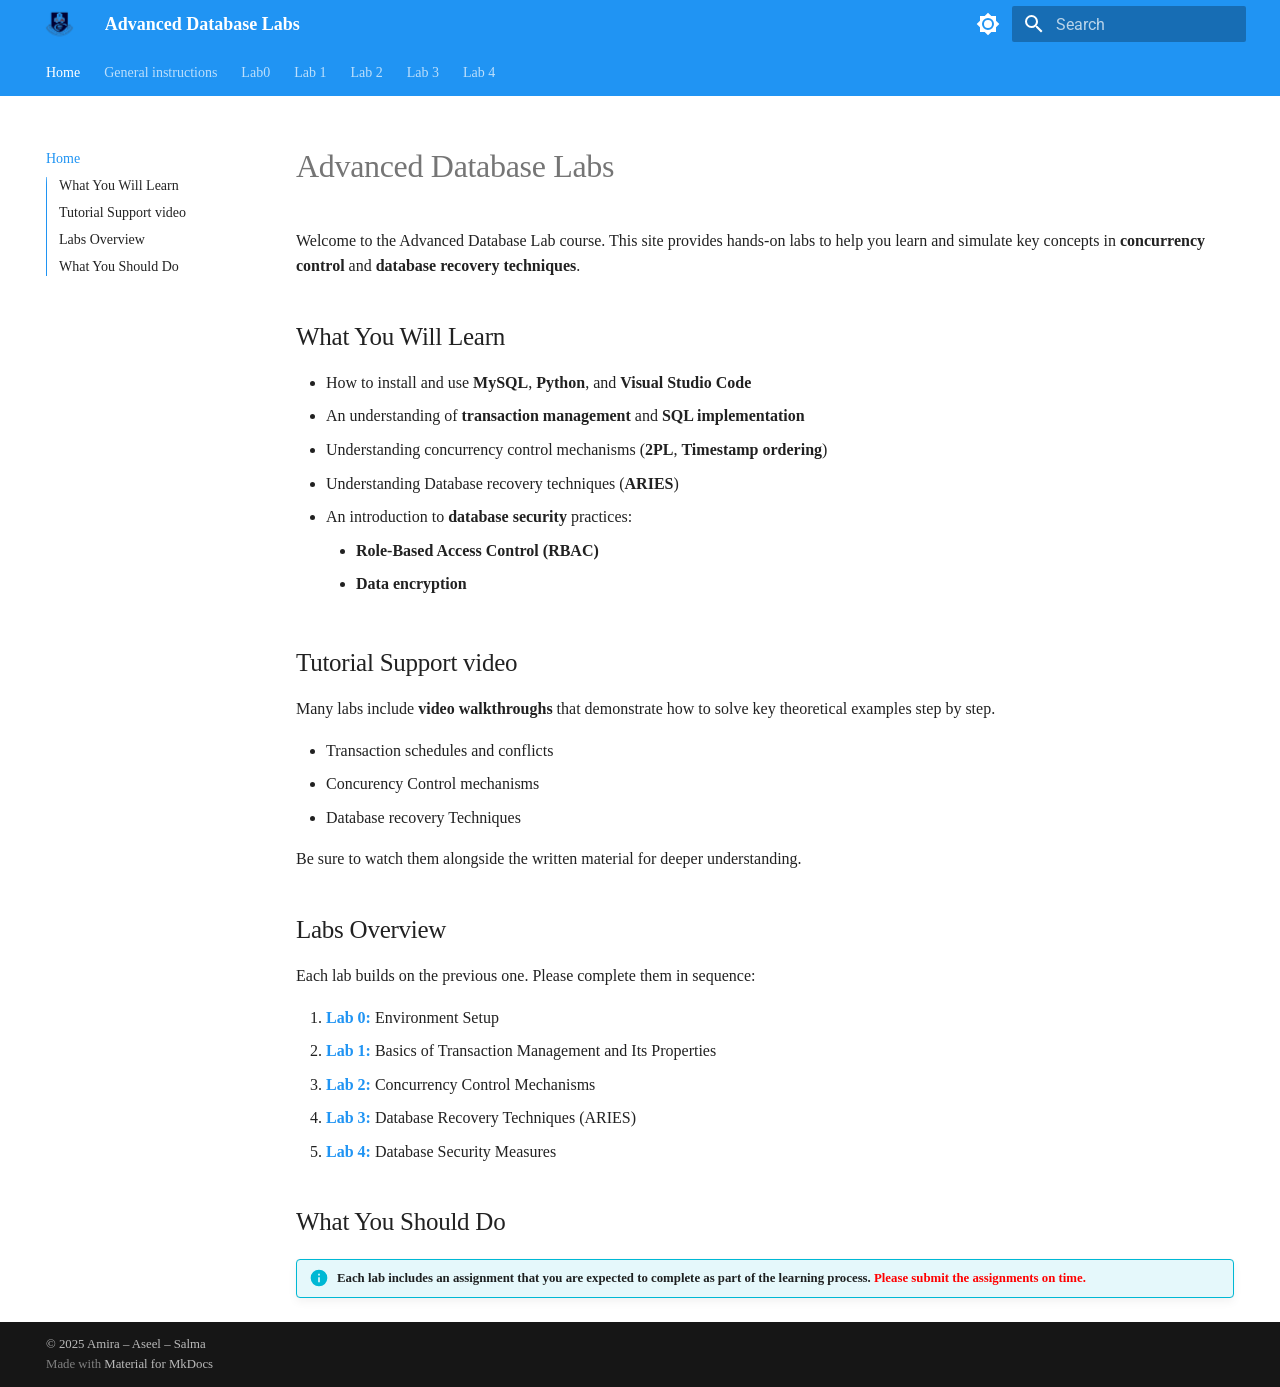
<file: index.html>
<!doctype html>
<html lang="en" class="no-js">
  <head>
    
      <meta charset="utf-8">
      <meta name="viewport" content="width=device-width,initial-scale=1">
      
        <meta name="description" content="A collection of lab assignments for the ADB 2025 course.">
      
      
        <meta name="author" content="Amira Nasreldeein, Aseel, Salma">
      
      
      
      
        <link rel="next" href="Labs/general_instructions/">
      
      
        
      
      
      <link rel="icon" href="image/fmsi.png">
      <meta name="generator" content="mkdocs-1.6.1, mkdocs-material-9.7.6">
    
    
      
        <title>Advanced Database Labs</title>
      
    
    
      <link rel="stylesheet" href="assets/stylesheets/main.484c7ddc.min.css">
      
        
        <link rel="stylesheet" href="assets/stylesheets/palette.ab4e12ef.min.css">
      
      


    
    
      
    
    
      
        
        
        <link rel="preconnect" href="https://fonts.gstatic.com" crossorigin>
        <link rel="stylesheet" href="https://fonts.googleapis.com/css?family=Roboto:300,300i,400,400i,700,700i%7CRoboto+Mono:400,400i,700,700i&display=fallback">
        <style>:root{--md-text-font:"Roboto";--md-code-font:"Roboto Mono"}</style>
      
    
    
      <link rel="stylesheet" href="stylesheets/extra.css">
    
    <script>__md_scope=new URL(".",location),__md_hash=e=>[...e].reduce(((e,_)=>(e<<5)-e+_.charCodeAt(0)),0),__md_get=(e,_=localStorage,t=__md_scope)=>JSON.parse(_.getItem(t.pathname+"."+e)),__md_set=(e,_,t=localStorage,a=__md_scope)=>{try{t.setItem(a.pathname+"."+e,JSON.stringify(_))}catch(e){}}</script>
    
      

    
    
  </head>
  
  
    
    
      
    
    
    
    
    <body dir="ltr" data-md-color-scheme="default" data-md-color-primary="blue" data-md-color-accent="pink">
  
    
    <input class="md-toggle" data-md-toggle="drawer" type="checkbox" id="__drawer" autocomplete="off">
    <input class="md-toggle" data-md-toggle="search" type="checkbox" id="__search" autocomplete="off">
    <label class="md-overlay" for="__drawer"></label>
    <div data-md-component="skip">
      
        
        <a href="#advanced-database-labs" class="md-skip">
          Skip to content
        </a>
      
    </div>
    <div data-md-component="announce">
      
    </div>
    
    
      

<header class="md-header" data-md-component="header">
  <nav class="md-header__inner md-grid" aria-label="Header">
    <a href="." title="Advanced Database Labs" class="md-header__button md-logo" aria-label="Advanced Database Labs" data-md-component="logo">
      
  <img src="image/fmsi.png" alt="logo">

    </a>
    <label class="md-header__button md-icon" for="__drawer">
      
      <svg xmlns="http://www.w3.org/2000/svg" viewBox="0 0 24 24"><path d="M3 6h18v2H3zm0 5h18v2H3zm0 5h18v2H3z"/></svg>
    </label>
    <div class="md-header__title" data-md-component="header-title">
      <div class="md-header__ellipsis">
        <div class="md-header__topic">
          <span class="md-ellipsis">
            Advanced Database Labs
          </span>
        </div>
        <div class="md-header__topic" data-md-component="header-topic">
          <span class="md-ellipsis">
            
              Home
            
          </span>
        </div>
      </div>
    </div>
    
      
        <form class="md-header__option" data-md-component="palette">
  
    
    
    
    <input class="md-option" data-md-color-media="" data-md-color-scheme="default" data-md-color-primary="blue" data-md-color-accent="pink"  aria-label="Switch to dark mode"  type="radio" name="__palette" id="__palette_0">
    
      <label class="md-header__button md-icon" title="Switch to dark mode" for="__palette_1" hidden>
        <svg xmlns="http://www.w3.org/2000/svg" viewBox="0 0 24 24"><path d="M12 8a4 4 0 0 0-4 4 4 4 0 0 0 4 4 4 4 0 0 0 4-4 4 4 0 0 0-4-4m0 10a6 6 0 0 1-6-6 6 6 0 0 1 6-6 6 6 0 0 1 6 6 6 6 0 0 1-6 6m8-9.31V4h-4.69L12 .69 8.69 4H4v4.69L.69 12 4 15.31V20h4.69L12 23.31 15.31 20H20v-4.69L23.31 12z"/></svg>
      </label>
    
  
    
    
    
    <input class="md-option" data-md-color-media="" data-md-color-scheme="slate" data-md-color-primary="blue" data-md-color-accent="pink"  aria-label="Switch to light mode"  type="radio" name="__palette" id="__palette_1">
    
      <label class="md-header__button md-icon" title="Switch to light mode" for="__palette_0" hidden>
        <svg xmlns="http://www.w3.org/2000/svg" viewBox="0 0 24 24"><path d="M12 18c-.89 0-1.74-.2-2.5-.55C11.56 16.5 13 14.42 13 12s-1.44-4.5-3.5-5.45C10.26 6.2 11.11 6 12 6a6 6 0 0 1 6 6 6 6 0 0 1-6 6m8-9.31V4h-4.69L12 .69 8.69 4H4v4.69L.69 12 4 15.31V20h4.69L12 23.31 15.31 20H20v-4.69L23.31 12z"/></svg>
      </label>
    
  
</form>
      
    
    
      <script>var palette=__md_get("__palette");if(palette&&palette.color){if("(prefers-color-scheme)"===palette.color.media){var media=matchMedia("(prefers-color-scheme: light)"),input=document.querySelector(media.matches?"[data-md-color-media='(prefers-color-scheme: light)']":"[data-md-color-media='(prefers-color-scheme: dark)']");palette.color.media=input.getAttribute("data-md-color-media"),palette.color.scheme=input.getAttribute("data-md-color-scheme"),palette.color.primary=input.getAttribute("data-md-color-primary"),palette.color.accent=input.getAttribute("data-md-color-accent")}for(var[key,value]of Object.entries(palette.color))document.body.setAttribute("data-md-color-"+key,value)}</script>
    
    
    
      
      
        <label class="md-header__button md-icon" for="__search">
          
          <svg xmlns="http://www.w3.org/2000/svg" viewBox="0 0 24 24"><path d="M9.5 3A6.5 6.5 0 0 1 16 9.5c0 1.61-.59 3.09-1.56 4.23l.27.27h.79l5 5-1.5 1.5-5-5v-.79l-.27-.27A6.52 6.52 0 0 1 9.5 16 6.5 6.5 0 0 1 3 9.5 6.5 6.5 0 0 1 9.5 3m0 2C7 5 5 7 5 9.5S7 14 9.5 14 14 12 14 9.5 12 5 9.5 5"/></svg>
        </label>
        <div class="md-search" data-md-component="search" role="dialog">
  <label class="md-search__overlay" for="__search"></label>
  <div class="md-search__inner" role="search">
    <form class="md-search__form" name="search">
      <input type="text" class="md-search__input" name="query" aria-label="Search" placeholder="Search" autocapitalize="off" autocorrect="off" autocomplete="off" spellcheck="false" data-md-component="search-query" required>
      <label class="md-search__icon md-icon" for="__search">
        
        <svg xmlns="http://www.w3.org/2000/svg" viewBox="0 0 24 24"><path d="M9.5 3A6.5 6.5 0 0 1 16 9.5c0 1.61-.59 3.09-1.56 4.23l.27.27h.79l5 5-1.5 1.5-5-5v-.79l-.27-.27A6.52 6.52 0 0 1 9.5 16 6.5 6.5 0 0 1 3 9.5 6.5 6.5 0 0 1 9.5 3m0 2C7 5 5 7 5 9.5S7 14 9.5 14 14 12 14 9.5 12 5 9.5 5"/></svg>
        
        <svg xmlns="http://www.w3.org/2000/svg" viewBox="0 0 24 24"><path d="M20 11v2H8l5.5 5.5-1.42 1.42L4.16 12l7.92-7.92L13.5 5.5 8 11z"/></svg>
      </label>
      <nav class="md-search__options" aria-label="Search">
        
        <button type="reset" class="md-search__icon md-icon" title="Clear" aria-label="Clear" tabindex="-1">
          
          <svg xmlns="http://www.w3.org/2000/svg" viewBox="0 0 24 24"><path d="M19 6.41 17.59 5 12 10.59 6.41 5 5 6.41 10.59 12 5 17.59 6.41 19 12 13.41 17.59 19 19 17.59 13.41 12z"/></svg>
        </button>
      </nav>
      
        <div class="md-search__suggest" data-md-component="search-suggest"></div>
      
    </form>
    <div class="md-search__output">
      <div class="md-search__scrollwrap" tabindex="0" data-md-scrollfix>
        <div class="md-search-result" data-md-component="search-result">
          <div class="md-search-result__meta">
            Initializing search
          </div>
          <ol class="md-search-result__list" role="presentation"></ol>
        </div>
      </div>
    </div>
  </div>
</div>
      
    
    
  </nav>
  
</header>
    
    <div class="md-container" data-md-component="container">
      
      
        
          
            
<nav class="md-tabs" aria-label="Tabs" data-md-component="tabs">
  <div class="md-grid">
    <ul class="md-tabs__list">
      
        
  
  
  
    
  
  
    <li class="md-tabs__item md-tabs__item--active">
      <a href="." class="md-tabs__link">
        
  
  
    
  
  Home

      </a>
    </li>
  

      
        
  
  
  
  
    <li class="md-tabs__item">
      <a href="Labs/general_instructions/" class="md-tabs__link">
        
  
  
    
  
  General instructions

      </a>
    </li>
  

      
        
  
  
  
  
    <li class="md-tabs__item">
      <a href="Labs/Lab0/" class="md-tabs__link">
        
  
  
    
  
  Lab0

      </a>
    </li>
  

      
        
  
  
  
  
    <li class="md-tabs__item">
      <a href="Labs/Lab1/" class="md-tabs__link">
        
  
  
    
  
  Lab 1

      </a>
    </li>
  

      
        
  
  
  
  
    <li class="md-tabs__item">
      <a href="Labs/Lab2/" class="md-tabs__link">
        
  
  
    
  
  Lab 2

      </a>
    </li>
  

      
        
  
  
  
  
    <li class="md-tabs__item">
      <a href="Labs/Lab3/" class="md-tabs__link">
        
  
  
    
  
  Lab 3

      </a>
    </li>
  

      
        
  
  
  
  
    <li class="md-tabs__item">
      <a href="Labs/Lab4/" class="md-tabs__link">
        
  
  
    
  
  Lab 4

      </a>
    </li>
  

      
    </ul>
  </div>
</nav>
          
        
      
      <main class="md-main" data-md-component="main">
        <div class="md-main__inner md-grid">
          
            
              
              <div class="md-sidebar md-sidebar--primary" data-md-component="sidebar" data-md-type="navigation" >
                <div class="md-sidebar__scrollwrap">
                  <div class="md-sidebar__inner">
                    


  


  

<nav class="md-nav md-nav--primary md-nav--lifted md-nav--integrated" aria-label="Navigation" data-md-level="0">
  <label class="md-nav__title" for="__drawer">
    <a href="." title="Advanced Database Labs" class="md-nav__button md-logo" aria-label="Advanced Database Labs" data-md-component="logo">
      
  <img src="image/fmsi.png" alt="logo">

    </a>
    Advanced Database Labs
  </label>
  
  <ul class="md-nav__list" data-md-scrollfix>
    
      
      
  
  
    
  
  
  
    <li class="md-nav__item md-nav__item--active">
      
      <input class="md-nav__toggle md-toggle" type="checkbox" id="__toc">
      
      
        
      
      
        <label class="md-nav__link md-nav__link--active" for="__toc">
          
  
  
  <span class="md-ellipsis">
    
  
    Home
  

    
  </span>
  
  

          <span class="md-nav__icon md-icon"></span>
        </label>
      
      <a href="." class="md-nav__link md-nav__link--active">
        
  
  
  <span class="md-ellipsis">
    
  
    Home
  

    
  </span>
  
  

      </a>
      
        

<nav class="md-nav md-nav--secondary" aria-label="Table of contents">
  
  
  
    
  
  
    <label class="md-nav__title" for="__toc">
      <span class="md-nav__icon md-icon"></span>
      Table of contents
    </label>
    <ul class="md-nav__list" data-md-component="toc" data-md-scrollfix>
      
        <li class="md-nav__item">
  <a href="#what-you-will-learn" class="md-nav__link">
    <span class="md-ellipsis">
      
        What You Will Learn
      
    </span>
  </a>
  
</li>
      
        <li class="md-nav__item">
  <a href="#tutorial-support-video" class="md-nav__link">
    <span class="md-ellipsis">
      
        Tutorial Support video
      
    </span>
  </a>
  
</li>
      
        <li class="md-nav__item">
  <a href="#labs-overview" class="md-nav__link">
    <span class="md-ellipsis">
      
        Labs Overview
      
    </span>
  </a>
  
</li>
      
        <li class="md-nav__item">
  <a href="#what-you-should-do" class="md-nav__link">
    <span class="md-ellipsis">
      
        What You Should Do
      
    </span>
  </a>
  
</li>
      
    </ul>
  
</nav>
      
    </li>
  

    
      
      
  
  
  
  
    <li class="md-nav__item">
      <a href="Labs/general_instructions/" class="md-nav__link">
        
  
  
  <span class="md-ellipsis">
    
  
    General instructions
  

    
  </span>
  
  

      </a>
    </li>
  

    
      
      
  
  
  
  
    <li class="md-nav__item">
      <a href="Labs/Lab0/" class="md-nav__link">
        
  
  
  <span class="md-ellipsis">
    
  
    Lab0
  

    
  </span>
  
  

      </a>
    </li>
  

    
      
      
  
  
  
  
    <li class="md-nav__item">
      <a href="Labs/Lab1/" class="md-nav__link">
        
  
  
  <span class="md-ellipsis">
    
  
    Lab 1
  

    
  </span>
  
  

      </a>
    </li>
  

    
      
      
  
  
  
  
    <li class="md-nav__item">
      <a href="Labs/Lab2/" class="md-nav__link">
        
  
  
  <span class="md-ellipsis">
    
  
    Lab 2
  

    
  </span>
  
  

      </a>
    </li>
  

    
      
      
  
  
  
  
    <li class="md-nav__item">
      <a href="Labs/Lab3/" class="md-nav__link">
        
  
  
  <span class="md-ellipsis">
    
  
    Lab 3
  

    
  </span>
  
  

      </a>
    </li>
  

    
      
      
  
  
  
  
    <li class="md-nav__item">
      <a href="Labs/Lab4/" class="md-nav__link">
        
  
  
  <span class="md-ellipsis">
    
  
    Lab 4
  

    
  </span>
  
  

      </a>
    </li>
  

    
  </ul>
</nav>
                  </div>
                </div>
              </div>
            
            
          
          
            <div class="md-content" data-md-component="content">
              
              <article class="md-content__inner md-typeset">
                
                  



<h1 id="advanced-database-labs">Advanced Database Labs</h1>
<p>Welcome to the Advanced Database Lab course. This site provides hands-on labs to help you learn and simulate key concepts in <strong>concurrency control</strong> and <strong>database recovery techniques</strong>.</p>
<h2 id="what-you-will-learn">What You Will Learn</h2>
<ul>
<li>How to install and use <strong>MySQL</strong>, <strong>Python</strong>, and <strong>Visual Studio Code</strong></li>
<li>An understanding of <strong>transaction management</strong> and <strong>SQL implementation</strong></li>
<li>Understanding concurrency control mechanisms (<strong>2PL</strong>, <strong>Timestamp ordering</strong>)</li>
<li>Understanding Database recovery techniques (<strong>ARIES</strong>)</li>
<li>An introduction to <strong>database security</strong> practices:<ul>
<li><strong>Role-Based Access Control (RBAC)</strong></li>
<li><strong>Data encryption</strong></li>
</ul>
</li>
</ul>
<h2 id="tutorial-support-video">Tutorial Support video</h2>
<p>Many labs include <strong>video walkthroughs</strong> that demonstrate how to solve key theoretical examples step by step.</p>
<ul>
<li>Transaction schedules and conflicts</li>
<li>Concurency Control mechanisms</li>
<li>Database recovery Techniques</li>
</ul>
<p>Be sure to watch them alongside the written material for deeper understanding.</p>
<h2 id="labs-overview">Labs Overview</h2>
<p>Each lab builds on the previous one. Please complete them in sequence:</p>
<ol>
<li><a href="Labs/Lab0/"><strong>Lab 0:</strong></a> Environment Setup</li>
<li><a href="Labs/Lab1/"><strong>Lab 1:</strong></a> Basics of Transaction Management and Its Properties</li>
<li><a href="Labs/Lab2/"><strong>Lab 2:</strong></a> Concurrency Control Mechanisms</li>
<li><a href="Labs/Lab3/"><strong>Lab 3:</strong></a> Database Recovery Techniques (ARIES)</li>
<li><a href="Labs/Lab4/"><strong>Lab 4:</strong></a> Database Security Measures</li>
</ol>
<h2 id="what-you-should-do">What You Should Do</h2>
<div class="admonition info">
<p class="admonition-title">Each lab includes an <strong>assignment</strong> that you are expected to complete as part of the learning process.<span style="color: red;"> Please submit the assignments on time.</span></p>
</div>












                
              </article>
            </div>
          
          
  <script>var tabs=__md_get("__tabs");if(Array.isArray(tabs))e:for(var set of document.querySelectorAll(".tabbed-set")){var labels=set.querySelector(".tabbed-labels");for(var tab of tabs)for(var label of labels.getElementsByTagName("label"))if(label.innerText.trim()===tab){var input=document.getElementById(label.htmlFor);input.checked=!0;continue e}}</script>

<script>var target=document.getElementById(location.hash.slice(1));target&&target.name&&(target.checked=target.name.startsWith("__tabbed_"))</script>
        </div>
        
          <button type="button" class="md-top md-icon" data-md-component="top" hidden>
  
  <svg xmlns="http://www.w3.org/2000/svg" viewBox="0 0 24 24"><path d="M13 20h-2V8l-5.5 5.5-1.42-1.42L12 4.16l7.92 7.92-1.42 1.42L13 8z"/></svg>
  Back to top
</button>
        
      </main>
      
        <footer class="md-footer">
  
  <div class="md-footer-meta md-typeset">
    <div class="md-footer-meta__inner md-grid">
      <div class="md-copyright">
  
    <div class="md-copyright__highlight">
      © 2025 Amira – Aseel – Salma
    </div>
  
  
    Made with
    <a href="https://squidfunk.github.io/mkdocs-material/" target="_blank" rel="noopener">
      Material for MkDocs
    </a>
  
</div>
      
    </div>
  </div>
</footer>
      
    </div>
    <div class="md-dialog" data-md-component="dialog">
      <div class="md-dialog__inner md-typeset"></div>
    </div>
    
    
    
      
      
      <script id="__config" type="application/json">{"annotate": null, "base": ".", "features": ["navigation.tabs", "navigation.sections", "toc.integrate", "content.tooltips", "navigation.top", "search.suggest", "search.highlight", "content.tabs.link", "content.code.annotate", "content.code.copy", "content.code.select", "content.code.expand", "content.code.fold", "content.code.line_numbers", "content.code.highlight", "content.code.language", "content.code.title", "content.code.wrap"], "search": "assets/javascripts/workers/search.2c215733.min.js", "tags": null, "translations": {"clipboard.copied": "Copied to clipboard", "clipboard.copy": "Copy to clipboard", "search.result.more.one": "1 more on this page", "search.result.more.other": "# more on this page", "search.result.none": "No matching documents", "search.result.one": "1 matching document", "search.result.other": "# matching documents", "search.result.placeholder": "Type to start searching", "search.result.term.missing": "Missing", "select.version": "Select version"}, "version": null}</script>
    
    
      <script src="assets/javascripts/bundle.79ae519e.min.js"></script>
      
        <script src="js/open_links.js"></script>
      
    
  </body>
</html>
</file>
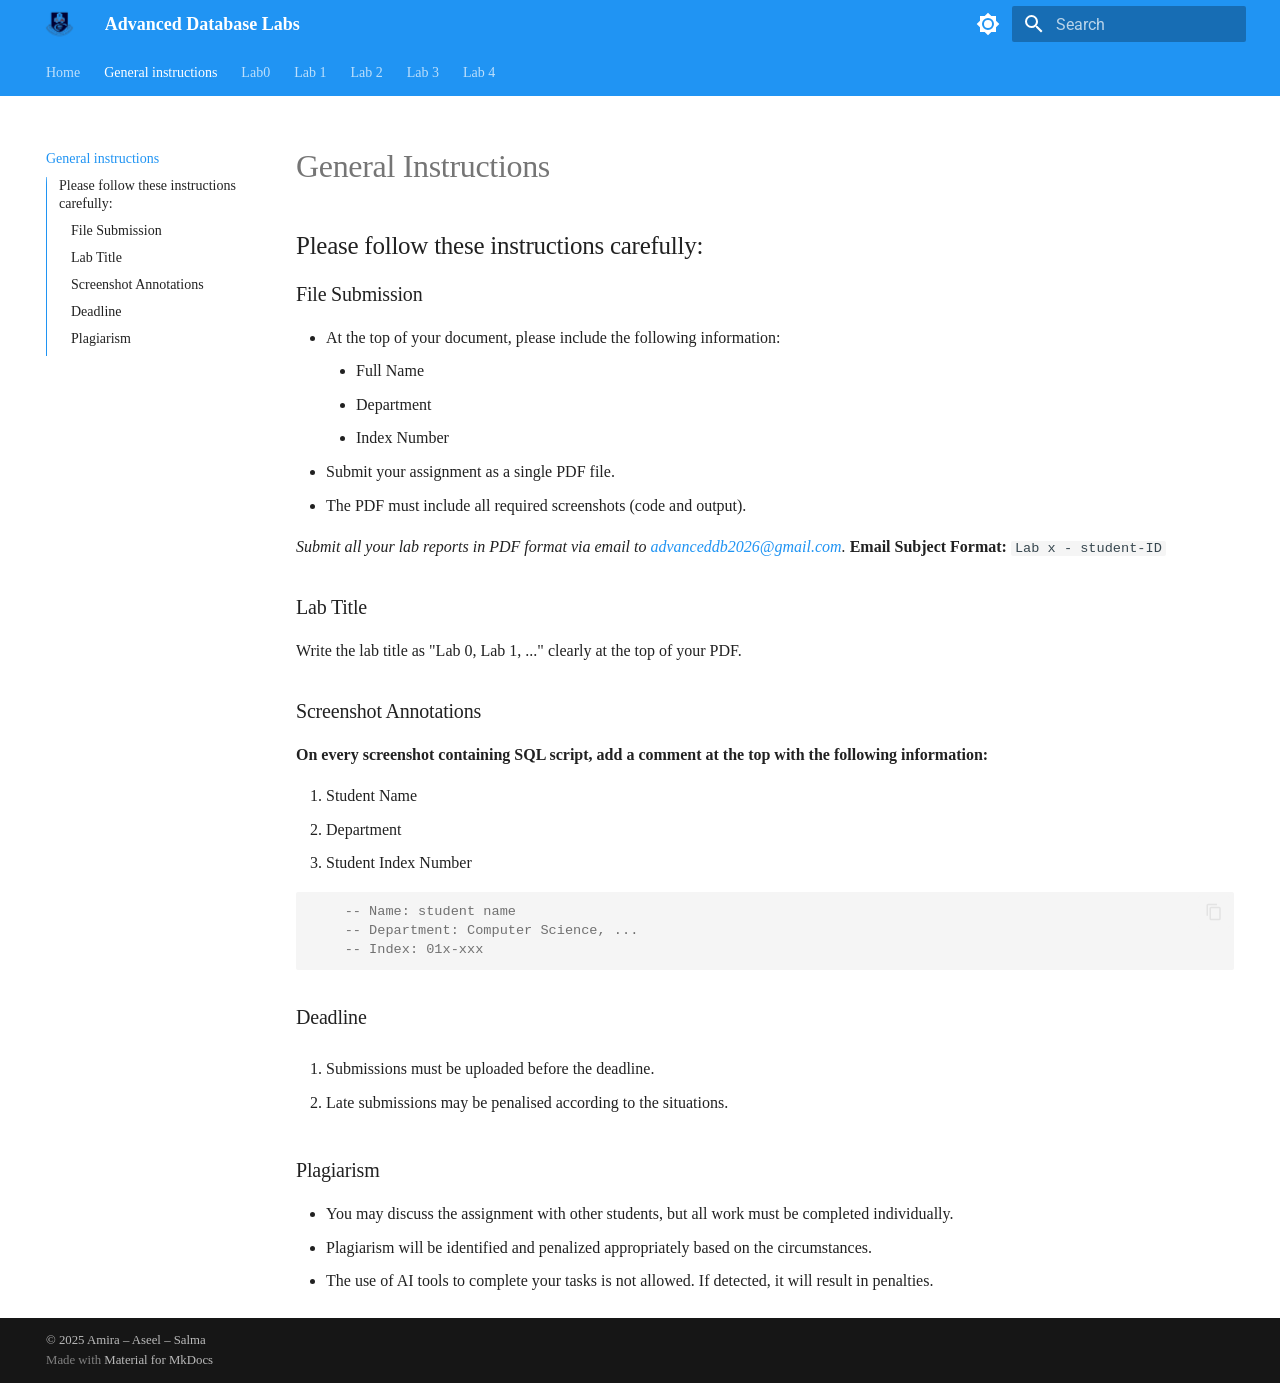
<file: Labs/general_instructions/index.html>
<!doctype html>
<html lang="en" class="no-js">
  <head>
    
      <meta charset="utf-8">
      <meta name="viewport" content="width=device-width,initial-scale=1">
      
        <meta name="description" content="A collection of lab assignments for the ADB 2025 course.">
      
      
        <meta name="author" content="Amira Nasreldeein, Aseel, Salma">
      
      
      
        <link rel="prev" href="../..">
      
      
        <link rel="next" href="../Lab0/">
      
      
        
      
      
      <link rel="icon" href="../../image/fmsi.png">
      <meta name="generator" content="mkdocs-1.6.1, mkdocs-material-9.7.6">
    
    
      
        <title>General instructions - Advanced Database Labs</title>
      
    
    
      <link rel="stylesheet" href="../../assets/stylesheets/main.484c7ddc.min.css">
      
        
        <link rel="stylesheet" href="../../assets/stylesheets/palette.ab4e12ef.min.css">
      
      


    
    
      
    
    
      
        
        
        <link rel="preconnect" href="https://fonts.gstatic.com" crossorigin>
        <link rel="stylesheet" href="https://fonts.googleapis.com/css?family=Roboto:300,300i,400,400i,700,700i%7CRoboto+Mono:400,400i,700,700i&display=fallback">
        <style>:root{--md-text-font:"Roboto";--md-code-font:"Roboto Mono"}</style>
      
    
    
      <link rel="stylesheet" href="../../stylesheets/extra.css">
    
    <script>__md_scope=new URL("../..",location),__md_hash=e=>[...e].reduce(((e,_)=>(e<<5)-e+_.charCodeAt(0)),0),__md_get=(e,_=localStorage,t=__md_scope)=>JSON.parse(_.getItem(t.pathname+"."+e)),__md_set=(e,_,t=localStorage,a=__md_scope)=>{try{t.setItem(a.pathname+"."+e,JSON.stringify(_))}catch(e){}}</script>
    
      

    
    
  </head>
  
  
    
    
      
    
    
    
    
    <body dir="ltr" data-md-color-scheme="default" data-md-color-primary="blue" data-md-color-accent="pink">
  
    
    <input class="md-toggle" data-md-toggle="drawer" type="checkbox" id="__drawer" autocomplete="off">
    <input class="md-toggle" data-md-toggle="search" type="checkbox" id="__search" autocomplete="off">
    <label class="md-overlay" for="__drawer"></label>
    <div data-md-component="skip">
      
        
        <a href="#general-instructions" class="md-skip">
          Skip to content
        </a>
      
    </div>
    <div data-md-component="announce">
      
    </div>
    
    
      

<header class="md-header" data-md-component="header">
  <nav class="md-header__inner md-grid" aria-label="Header">
    <a href="../.." title="Advanced Database Labs" class="md-header__button md-logo" aria-label="Advanced Database Labs" data-md-component="logo">
      
  <img src="../../image/fmsi.png" alt="logo">

    </a>
    <label class="md-header__button md-icon" for="__drawer">
      
      <svg xmlns="http://www.w3.org/2000/svg" viewBox="0 0 24 24"><path d="M3 6h18v2H3zm0 5h18v2H3zm0 5h18v2H3z"/></svg>
    </label>
    <div class="md-header__title" data-md-component="header-title">
      <div class="md-header__ellipsis">
        <div class="md-header__topic">
          <span class="md-ellipsis">
            Advanced Database Labs
          </span>
        </div>
        <div class="md-header__topic" data-md-component="header-topic">
          <span class="md-ellipsis">
            
              General instructions
            
          </span>
        </div>
      </div>
    </div>
    
      
        <form class="md-header__option" data-md-component="palette">
  
    
    
    
    <input class="md-option" data-md-color-media="" data-md-color-scheme="default" data-md-color-primary="blue" data-md-color-accent="pink"  aria-label="Switch to dark mode"  type="radio" name="__palette" id="__palette_0">
    
      <label class="md-header__button md-icon" title="Switch to dark mode" for="__palette_1" hidden>
        <svg xmlns="http://www.w3.org/2000/svg" viewBox="0 0 24 24"><path d="M12 8a4 4 0 0 0-4 4 4 4 0 0 0 4 4 4 4 0 0 0 4-4 4 4 0 0 0-4-4m0 10a6 6 0 0 1-6-6 6 6 0 0 1 6-6 6 6 0 0 1 6 6 6 6 0 0 1-6 6m8-9.31V4h-4.69L12 .69 8.69 4H4v4.69L.69 12 4 15.31V20h4.69L12 23.31 15.31 20H20v-4.69L23.31 12z"/></svg>
      </label>
    
  
    
    
    
    <input class="md-option" data-md-color-media="" data-md-color-scheme="slate" data-md-color-primary="blue" data-md-color-accent="pink"  aria-label="Switch to light mode"  type="radio" name="__palette" id="__palette_1">
    
      <label class="md-header__button md-icon" title="Switch to light mode" for="__palette_0" hidden>
        <svg xmlns="http://www.w3.org/2000/svg" viewBox="0 0 24 24"><path d="M12 18c-.89 0-1.74-.2-2.5-.55C11.56 16.5 13 14.42 13 12s-1.44-4.5-3.5-5.45C10.26 6.2 11.11 6 12 6a6 6 0 0 1 6 6 6 6 0 0 1-6 6m8-9.31V4h-4.69L12 .69 8.69 4H4v4.69L.69 12 4 15.31V20h4.69L12 23.31 15.31 20H20v-4.69L23.31 12z"/></svg>
      </label>
    
  
</form>
      
    
    
      <script>var palette=__md_get("__palette");if(palette&&palette.color){if("(prefers-color-scheme)"===palette.color.media){var media=matchMedia("(prefers-color-scheme: light)"),input=document.querySelector(media.matches?"[data-md-color-media='(prefers-color-scheme: light)']":"[data-md-color-media='(prefers-color-scheme: dark)']");palette.color.media=input.getAttribute("data-md-color-media"),palette.color.scheme=input.getAttribute("data-md-color-scheme"),palette.color.primary=input.getAttribute("data-md-color-primary"),palette.color.accent=input.getAttribute("data-md-color-accent")}for(var[key,value]of Object.entries(palette.color))document.body.setAttribute("data-md-color-"+key,value)}</script>
    
    
    
      
      
        <label class="md-header__button md-icon" for="__search">
          
          <svg xmlns="http://www.w3.org/2000/svg" viewBox="0 0 24 24"><path d="M9.5 3A6.5 6.5 0 0 1 16 9.5c0 1.61-.59 3.09-1.56 4.23l.27.27h.79l5 5-1.5 1.5-5-5v-.79l-.27-.27A6.52 6.52 0 0 1 9.5 16 6.5 6.5 0 0 1 3 9.5 6.5 6.5 0 0 1 9.5 3m0 2C7 5 5 7 5 9.5S7 14 9.5 14 14 12 14 9.5 12 5 9.5 5"/></svg>
        </label>
        <div class="md-search" data-md-component="search" role="dialog">
  <label class="md-search__overlay" for="__search"></label>
  <div class="md-search__inner" role="search">
    <form class="md-search__form" name="search">
      <input type="text" class="md-search__input" name="query" aria-label="Search" placeholder="Search" autocapitalize="off" autocorrect="off" autocomplete="off" spellcheck="false" data-md-component="search-query" required>
      <label class="md-search__icon md-icon" for="__search">
        
        <svg xmlns="http://www.w3.org/2000/svg" viewBox="0 0 24 24"><path d="M9.5 3A6.5 6.5 0 0 1 16 9.5c0 1.61-.59 3.09-1.56 4.23l.27.27h.79l5 5-1.5 1.5-5-5v-.79l-.27-.27A6.52 6.52 0 0 1 9.5 16 6.5 6.5 0 0 1 3 9.5 6.5 6.5 0 0 1 9.5 3m0 2C7 5 5 7 5 9.5S7 14 9.5 14 14 12 14 9.5 12 5 9.5 5"/></svg>
        
        <svg xmlns="http://www.w3.org/2000/svg" viewBox="0 0 24 24"><path d="M20 11v2H8l5.5 5.5-1.42 1.42L4.16 12l7.92-7.92L13.5 5.5 8 11z"/></svg>
      </label>
      <nav class="md-search__options" aria-label="Search">
        
        <button type="reset" class="md-search__icon md-icon" title="Clear" aria-label="Clear" tabindex="-1">
          
          <svg xmlns="http://www.w3.org/2000/svg" viewBox="0 0 24 24"><path d="M19 6.41 17.59 5 12 10.59 6.41 5 5 6.41 10.59 12 5 17.59 6.41 19 12 13.41 17.59 19 19 17.59 13.41 12z"/></svg>
        </button>
      </nav>
      
        <div class="md-search__suggest" data-md-component="search-suggest"></div>
      
    </form>
    <div class="md-search__output">
      <div class="md-search__scrollwrap" tabindex="0" data-md-scrollfix>
        <div class="md-search-result" data-md-component="search-result">
          <div class="md-search-result__meta">
            Initializing search
          </div>
          <ol class="md-search-result__list" role="presentation"></ol>
        </div>
      </div>
    </div>
  </div>
</div>
      
    
    
  </nav>
  
</header>
    
    <div class="md-container" data-md-component="container">
      
      
        
          
            
<nav class="md-tabs" aria-label="Tabs" data-md-component="tabs">
  <div class="md-grid">
    <ul class="md-tabs__list">
      
        
  
  
  
  
    <li class="md-tabs__item">
      <a href="../.." class="md-tabs__link">
        
  
  
    
  
  Home

      </a>
    </li>
  

      
        
  
  
  
    
  
  
    <li class="md-tabs__item md-tabs__item--active">
      <a href="./" class="md-tabs__link">
        
  
  
    
  
  General instructions

      </a>
    </li>
  

      
        
  
  
  
  
    <li class="md-tabs__item">
      <a href="../Lab0/" class="md-tabs__link">
        
  
  
    
  
  Lab0

      </a>
    </li>
  

      
        
  
  
  
  
    <li class="md-tabs__item">
      <a href="../Lab1/" class="md-tabs__link">
        
  
  
    
  
  Lab 1

      </a>
    </li>
  

      
        
  
  
  
  
    <li class="md-tabs__item">
      <a href="../Lab2/" class="md-tabs__link">
        
  
  
    
  
  Lab 2

      </a>
    </li>
  

      
        
  
  
  
  
    <li class="md-tabs__item">
      <a href="../Lab3/" class="md-tabs__link">
        
  
  
    
  
  Lab 3

      </a>
    </li>
  

      
        
  
  
  
  
    <li class="md-tabs__item">
      <a href="../Lab4/" class="md-tabs__link">
        
  
  
    
  
  Lab 4

      </a>
    </li>
  

      
    </ul>
  </div>
</nav>
          
        
      
      <main class="md-main" data-md-component="main">
        <div class="md-main__inner md-grid">
          
            
              
              <div class="md-sidebar md-sidebar--primary" data-md-component="sidebar" data-md-type="navigation" >
                <div class="md-sidebar__scrollwrap">
                  <div class="md-sidebar__inner">
                    


  


  

<nav class="md-nav md-nav--primary md-nav--lifted md-nav--integrated" aria-label="Navigation" data-md-level="0">
  <label class="md-nav__title" for="__drawer">
    <a href="../.." title="Advanced Database Labs" class="md-nav__button md-logo" aria-label="Advanced Database Labs" data-md-component="logo">
      
  <img src="../../image/fmsi.png" alt="logo">

    </a>
    Advanced Database Labs
  </label>
  
  <ul class="md-nav__list" data-md-scrollfix>
    
      
      
  
  
  
  
    <li class="md-nav__item">
      <a href="../.." class="md-nav__link">
        
  
  
  <span class="md-ellipsis">
    
  
    Home
  

    
  </span>
  
  

      </a>
    </li>
  

    
      
      
  
  
    
  
  
  
    <li class="md-nav__item md-nav__item--active">
      
      <input class="md-nav__toggle md-toggle" type="checkbox" id="__toc">
      
      
        
      
      
        <label class="md-nav__link md-nav__link--active" for="__toc">
          
  
  
  <span class="md-ellipsis">
    
  
    General instructions
  

    
  </span>
  
  

          <span class="md-nav__icon md-icon"></span>
        </label>
      
      <a href="./" class="md-nav__link md-nav__link--active">
        
  
  
  <span class="md-ellipsis">
    
  
    General instructions
  

    
  </span>
  
  

      </a>
      
        

<nav class="md-nav md-nav--secondary" aria-label="Table of contents">
  
  
  
    
  
  
    <label class="md-nav__title" for="__toc">
      <span class="md-nav__icon md-icon"></span>
      Table of contents
    </label>
    <ul class="md-nav__list" data-md-component="toc" data-md-scrollfix>
      
        <li class="md-nav__item">
  <a href="#please-follow-these-instructions-carefully" class="md-nav__link">
    <span class="md-ellipsis">
      
        Please follow these instructions carefully:
      
    </span>
  </a>
  
    <nav class="md-nav" aria-label="Please follow these instructions carefully:">
      <ul class="md-nav__list">
        
          <li class="md-nav__item">
  <a href="#file-submission" class="md-nav__link">
    <span class="md-ellipsis">
      
        File Submission
      
    </span>
  </a>
  
</li>
        
          <li class="md-nav__item">
  <a href="#lab-title" class="md-nav__link">
    <span class="md-ellipsis">
      
        Lab Title
      
    </span>
  </a>
  
</li>
        
          <li class="md-nav__item">
  <a href="#screenshot-annotations" class="md-nav__link">
    <span class="md-ellipsis">
      
        Screenshot Annotations
      
    </span>
  </a>
  
</li>
        
          <li class="md-nav__item">
  <a href="#deadline" class="md-nav__link">
    <span class="md-ellipsis">
      
        Deadline
      
    </span>
  </a>
  
</li>
        
          <li class="md-nav__item">
  <a href="#plagiarism" class="md-nav__link">
    <span class="md-ellipsis">
      
        Plagiarism
      
    </span>
  </a>
  
</li>
        
      </ul>
    </nav>
  
</li>
      
    </ul>
  
</nav>
      
    </li>
  

    
      
      
  
  
  
  
    <li class="md-nav__item">
      <a href="../Lab0/" class="md-nav__link">
        
  
  
  <span class="md-ellipsis">
    
  
    Lab0
  

    
  </span>
  
  

      </a>
    </li>
  

    
      
      
  
  
  
  
    <li class="md-nav__item">
      <a href="../Lab1/" class="md-nav__link">
        
  
  
  <span class="md-ellipsis">
    
  
    Lab 1
  

    
  </span>
  
  

      </a>
    </li>
  

    
      
      
  
  
  
  
    <li class="md-nav__item">
      <a href="../Lab2/" class="md-nav__link">
        
  
  
  <span class="md-ellipsis">
    
  
    Lab 2
  

    
  </span>
  
  

      </a>
    </li>
  

    
      
      
  
  
  
  
    <li class="md-nav__item">
      <a href="../Lab3/" class="md-nav__link">
        
  
  
  <span class="md-ellipsis">
    
  
    Lab 3
  

    
  </span>
  
  

      </a>
    </li>
  

    
      
      
  
  
  
  
    <li class="md-nav__item">
      <a href="../Lab4/" class="md-nav__link">
        
  
  
  <span class="md-ellipsis">
    
  
    Lab 4
  

    
  </span>
  
  

      </a>
    </li>
  

    
  </ul>
</nav>
                  </div>
                </div>
              </div>
            
            
          
          
            <div class="md-content" data-md-component="content">
              
              <article class="md-content__inner md-typeset">
                
                  



<h1 id="general-instructions">General Instructions</h1>
<h2 id="please-follow-these-instructions-carefully">Please follow these instructions carefully:</h2>
<h3 id="file-submission">File Submission</h3>
<ul>
<li>At the top of your document, please include the following information:<ul>
<li>Full Name</li>
<li>Department</li>
<li>Index Number</li>
</ul>
</li>
<li>Submit your assignment as a single PDF file.</li>
<li>The PDF must include all required screenshots (code and output).</li>
</ul>
<p><em>Submit all your lab reports in </em><em>PDF format</em><em> via email to </em><em><a href="mailto:advanceddb2026@gmail.com">advanceddb2026@gmail.com</a></em><em>.</em>
<strong>Email Subject Format:</strong> <code>Lab x - student-ID</code></p>
<h3 id="lab-title">Lab Title</h3>
<p>Write the lab title as "Lab 0, Lab 1, ..." clearly at the top of your PDF.</p>
<h3 id="screenshot-annotations">Screenshot Annotations</h3>
<p><strong>On every screenshot containing SQL script, add a comment at the top with the following information:</strong></p>
<ol>
<li>Student Name</li>
<li>Department</li>
<li>Student Index Number</li>
</ol>
<div class="highlight"><pre><span></span><code><a id="__codelineno-0-1" name="__codelineno-0-1" href="#__codelineno-0-1"></a><span class="w">    </span><span class="c1">-- Name: student name</span>
<a id="__codelineno-0-2" name="__codelineno-0-2" href="#__codelineno-0-2"></a><span class="w">    </span><span class="c1">-- Department: Computer Science, ...</span>
<a id="__codelineno-0-3" name="__codelineno-0-3" href="#__codelineno-0-3"></a><span class="w">    </span><span class="c1">-- Index: 01x-xxx</span>
</code></pre></div>
<h3 id="deadline">Deadline</h3>
<ol>
<li>
<p>Submissions must be uploaded before the deadline.</p>
</li>
<li>
<p>Late submissions may be penalised according to the situations.</p>
</li>
</ol>
<h3 id="plagiarism">Plagiarism</h3>
<ul>
<li>You may discuss the assignment with other students, but all work must be completed individually.</li>
<li>Plagiarism will be identified and penalized appropriately based on the circumstances.</li>
<li>The use of AI tools to complete your tasks is not allowed. If detected, it will result in penalties.</li>
</ul>












                
              </article>
            </div>
          
          
  <script>var tabs=__md_get("__tabs");if(Array.isArray(tabs))e:for(var set of document.querySelectorAll(".tabbed-set")){var labels=set.querySelector(".tabbed-labels");for(var tab of tabs)for(var label of labels.getElementsByTagName("label"))if(label.innerText.trim()===tab){var input=document.getElementById(label.htmlFor);input.checked=!0;continue e}}</script>

<script>var target=document.getElementById(location.hash.slice(1));target&&target.name&&(target.checked=target.name.startsWith("__tabbed_"))</script>
        </div>
        
          <button type="button" class="md-top md-icon" data-md-component="top" hidden>
  
  <svg xmlns="http://www.w3.org/2000/svg" viewBox="0 0 24 24"><path d="M13 20h-2V8l-5.5 5.5-1.42-1.42L12 4.16l7.92 7.92-1.42 1.42L13 8z"/></svg>
  Back to top
</button>
        
      </main>
      
        <footer class="md-footer">
  
  <div class="md-footer-meta md-typeset">
    <div class="md-footer-meta__inner md-grid">
      <div class="md-copyright">
  
    <div class="md-copyright__highlight">
      © 2025 Amira – Aseel – Salma
    </div>
  
  
    Made with
    <a href="https://squidfunk.github.io/mkdocs-material/" target="_blank" rel="noopener">
      Material for MkDocs
    </a>
  
</div>
      
    </div>
  </div>
</footer>
      
    </div>
    <div class="md-dialog" data-md-component="dialog">
      <div class="md-dialog__inner md-typeset"></div>
    </div>
    
    
    
      
      
      <script id="__config" type="application/json">{"annotate": null, "base": "../..", "features": ["navigation.tabs", "navigation.sections", "toc.integrate", "content.tooltips", "navigation.top", "search.suggest", "search.highlight", "content.tabs.link", "content.code.annotate", "content.code.copy", "content.code.select", "content.code.expand", "content.code.fold", "content.code.line_numbers", "content.code.highlight", "content.code.language", "content.code.title", "content.code.wrap"], "search": "../../assets/javascripts/workers/search.2c215733.min.js", "tags": null, "translations": {"clipboard.copied": "Copied to clipboard", "clipboard.copy": "Copy to clipboard", "search.result.more.one": "1 more on this page", "search.result.more.other": "# more on this page", "search.result.none": "No matching documents", "search.result.one": "1 matching document", "search.result.other": "# matching documents", "search.result.placeholder": "Type to start searching", "search.result.term.missing": "Missing", "select.version": "Select version"}, "version": null}</script>
    
    
      <script src="../../assets/javascripts/bundle.79ae519e.min.js"></script>
      
        <script src="../../js/open_links.js"></script>
      
    
  </body>
</html>
</file>
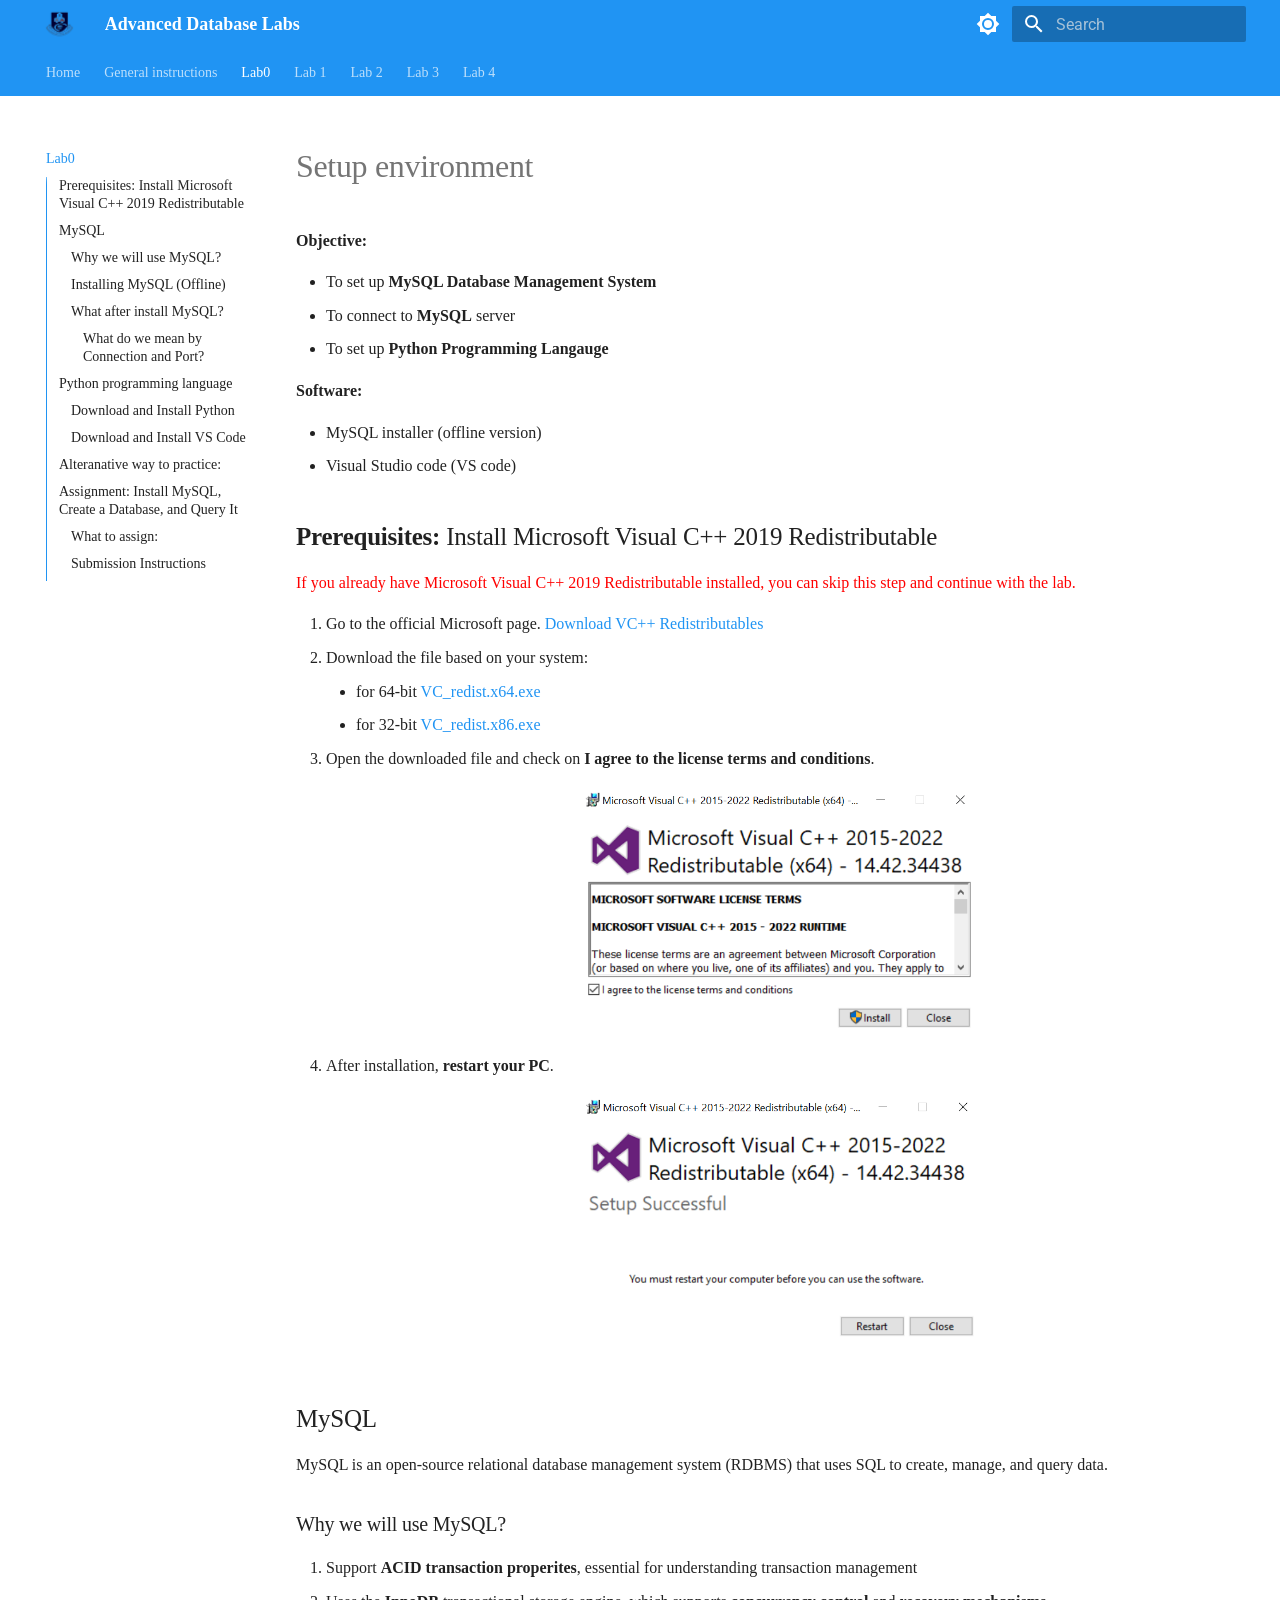
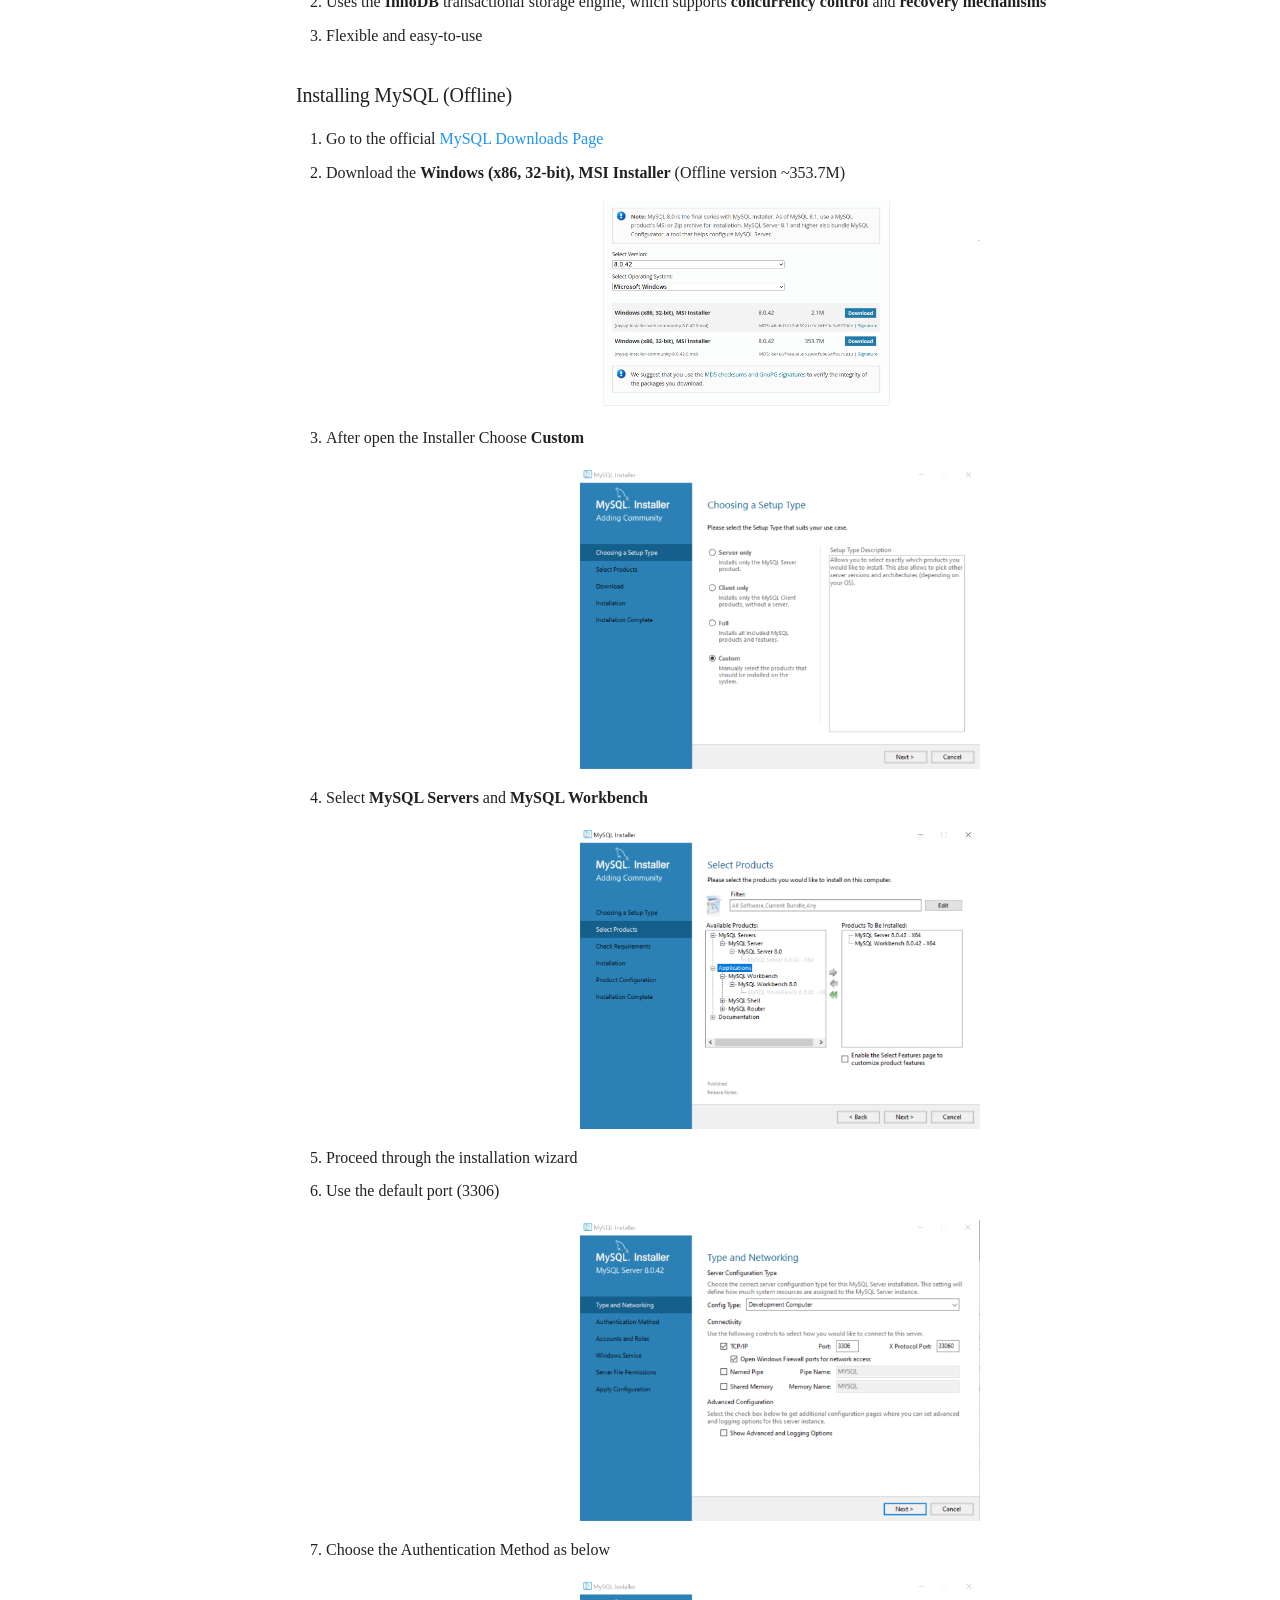
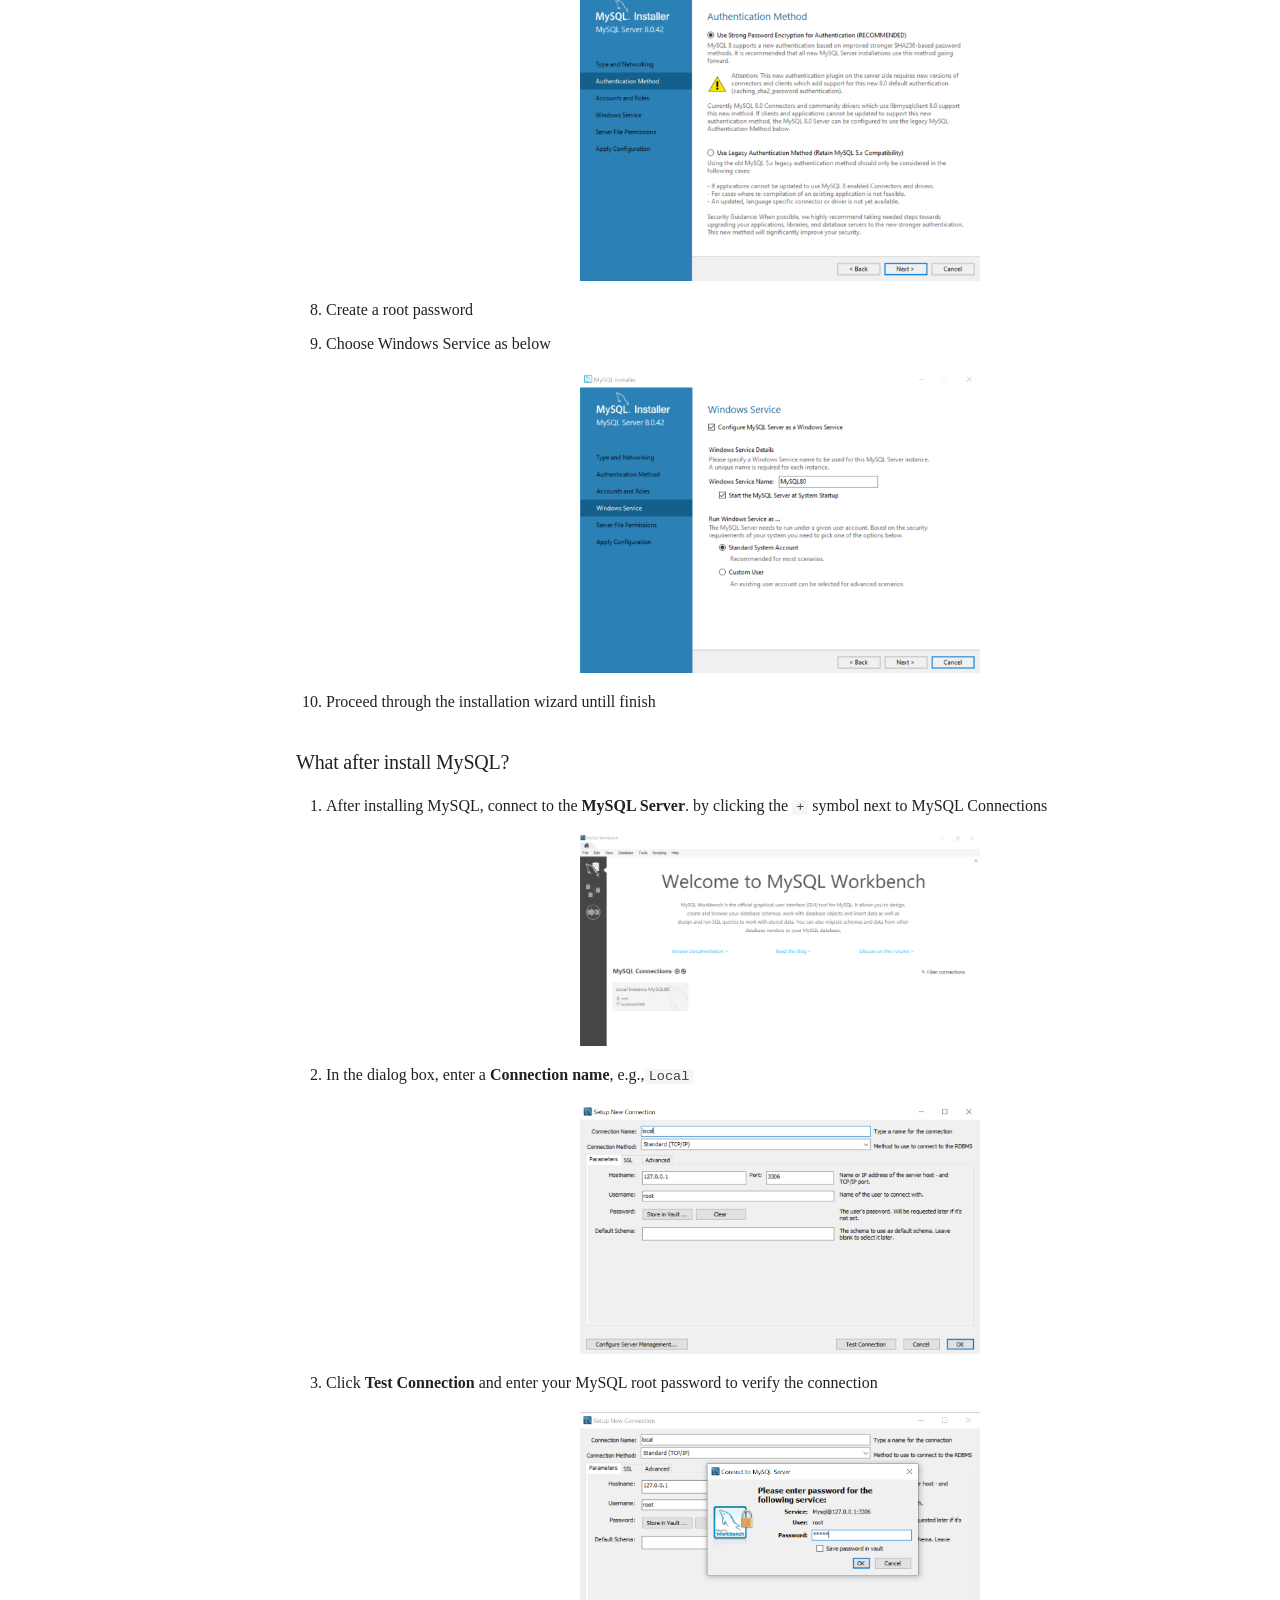
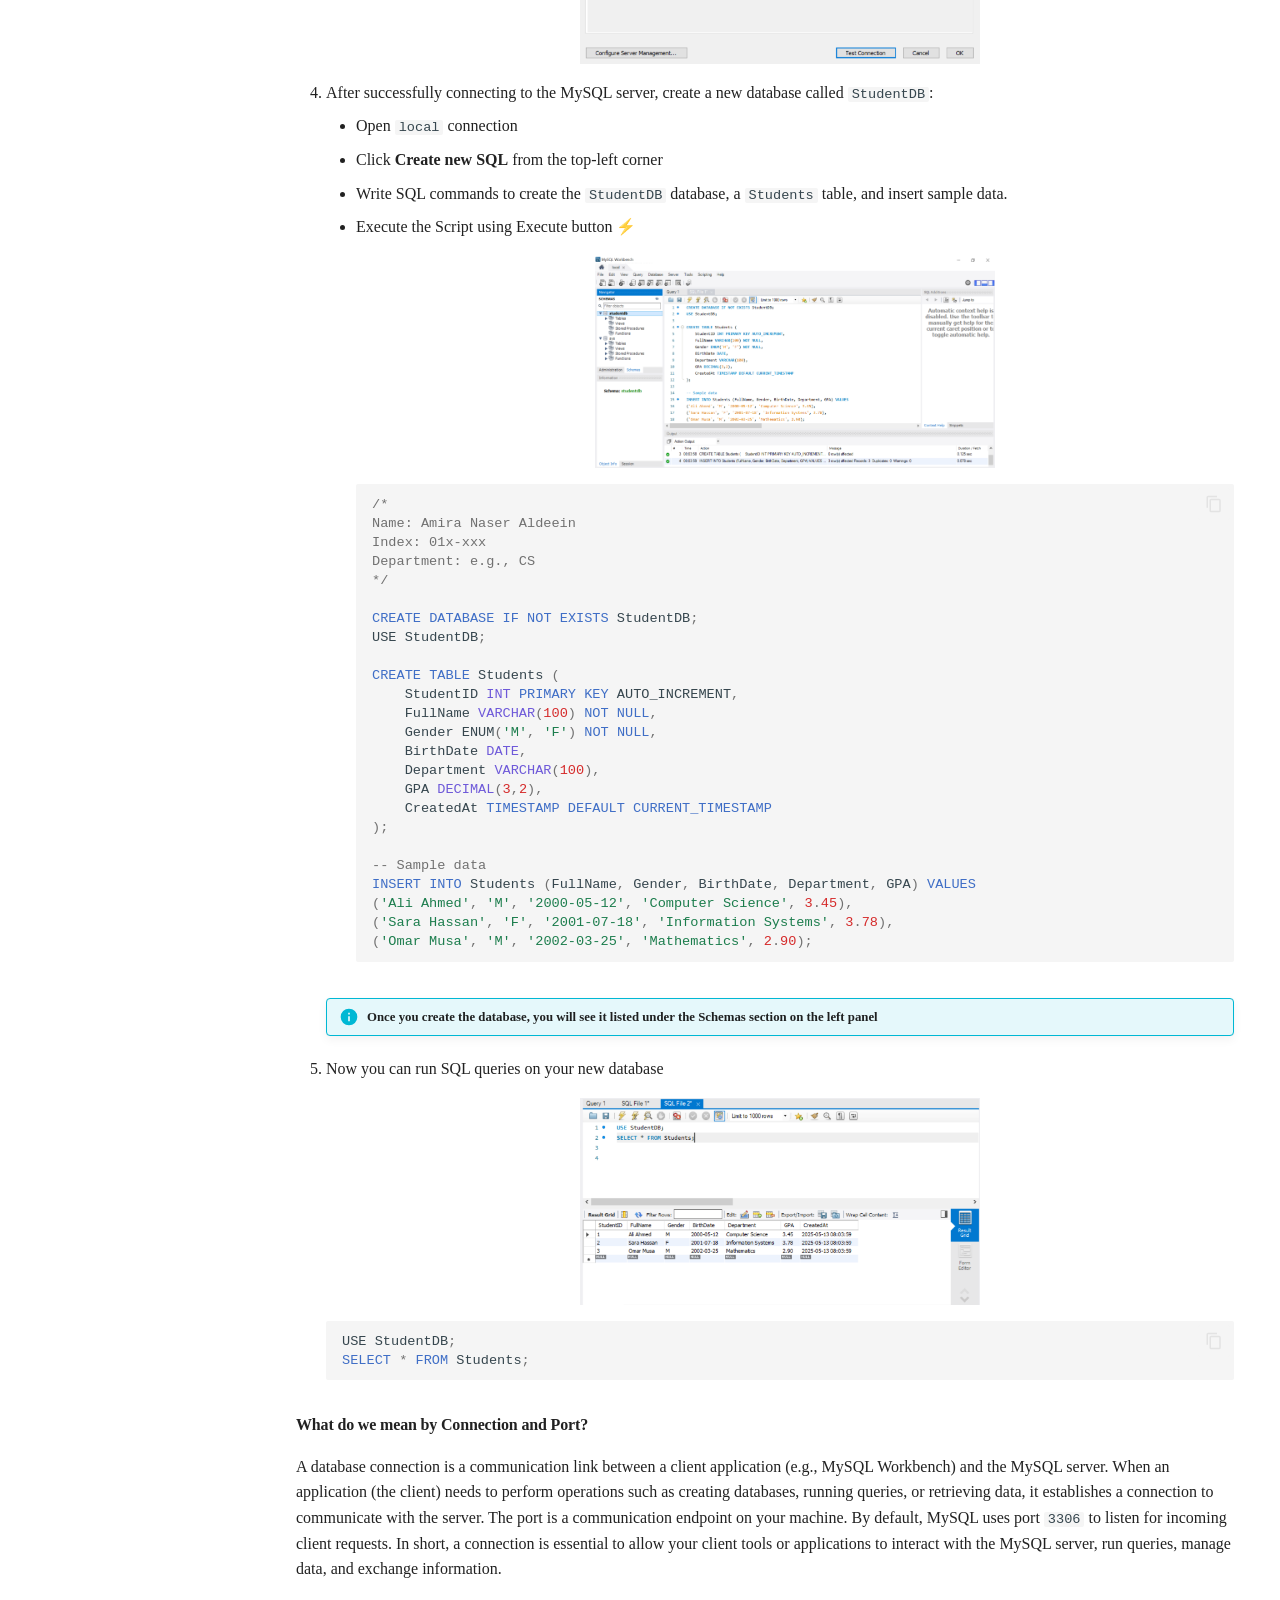
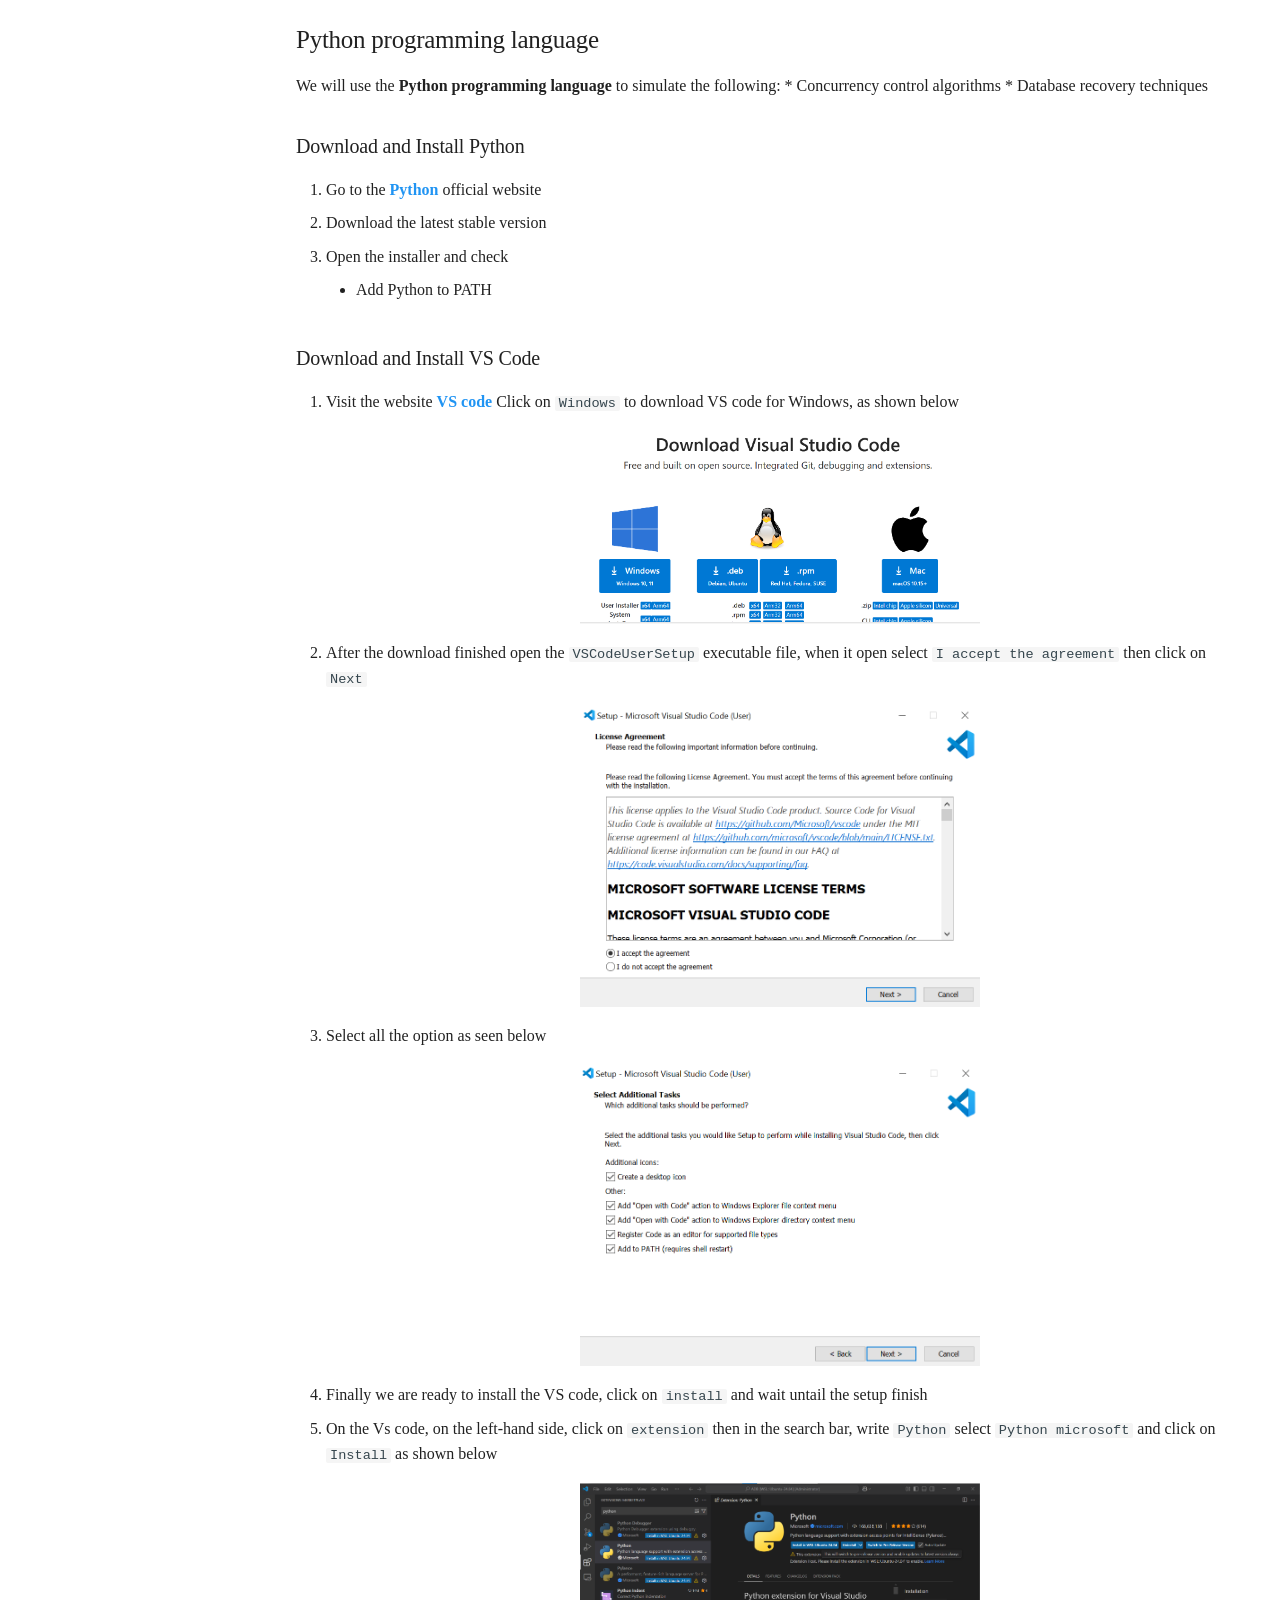
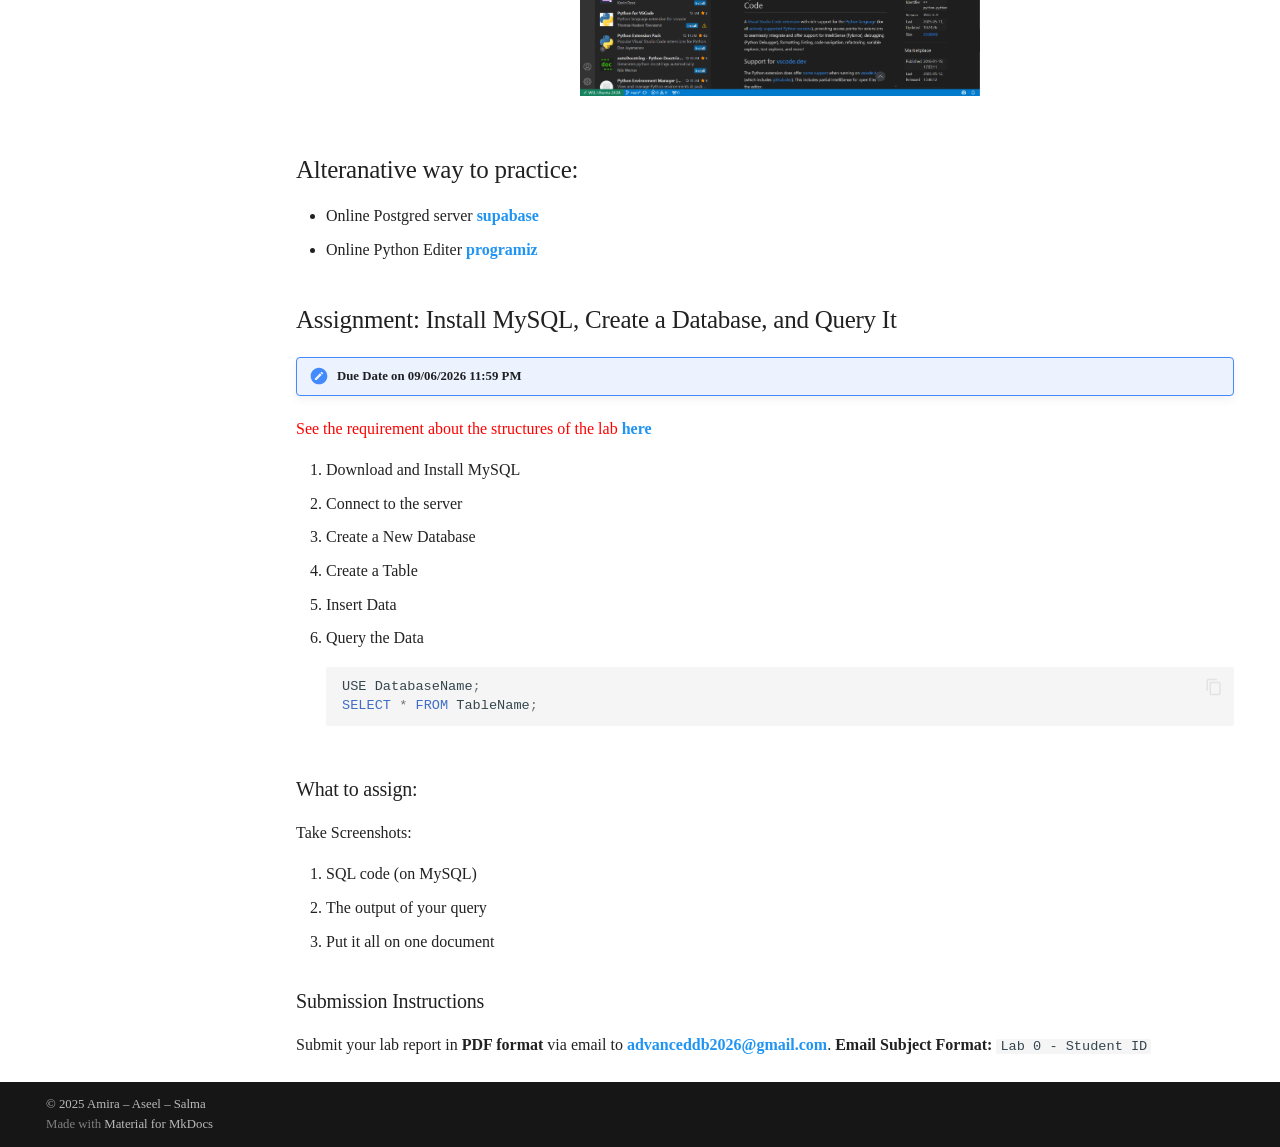
<file: Labs/Lab0/index.html>
<!doctype html>
<html lang="en" class="no-js">
  <head>
    
      <meta charset="utf-8">
      <meta name="viewport" content="width=device-width,initial-scale=1">
      
        <meta name="description" content="A collection of lab assignments for the ADB 2025 course.">
      
      
        <meta name="author" content="Amira Nasreldeein, Aseel, Salma">
      
      
      
        <link rel="prev" href="../general_instructions/">
      
      
        <link rel="next" href="../Lab1/">
      
      
        
      
      
      <link rel="icon" href="../../image/fmsi.png">
      <meta name="generator" content="mkdocs-1.6.1, mkdocs-material-9.7.6">
    
    
      
        <title>Lab0 - Advanced Database Labs</title>
      
    
    
      <link rel="stylesheet" href="../../assets/stylesheets/main.484c7ddc.min.css">
      
        
        <link rel="stylesheet" href="../../assets/stylesheets/palette.ab4e12ef.min.css">
      
      


    
    
      
    
    
      
        
        
        <link rel="preconnect" href="https://fonts.gstatic.com" crossorigin>
        <link rel="stylesheet" href="https://fonts.googleapis.com/css?family=Roboto:300,300i,400,400i,700,700i%7CRoboto+Mono:400,400i,700,700i&display=fallback">
        <style>:root{--md-text-font:"Roboto";--md-code-font:"Roboto Mono"}</style>
      
    
    
      <link rel="stylesheet" href="../../stylesheets/extra.css">
    
    <script>__md_scope=new URL("../..",location),__md_hash=e=>[...e].reduce(((e,_)=>(e<<5)-e+_.charCodeAt(0)),0),__md_get=(e,_=localStorage,t=__md_scope)=>JSON.parse(_.getItem(t.pathname+"."+e)),__md_set=(e,_,t=localStorage,a=__md_scope)=>{try{t.setItem(a.pathname+"."+e,JSON.stringify(_))}catch(e){}}</script>
    
      

    
    
  </head>
  
  
    
    
      
    
    
    
    
    <body dir="ltr" data-md-color-scheme="default" data-md-color-primary="blue" data-md-color-accent="pink">
  
    
    <input class="md-toggle" data-md-toggle="drawer" type="checkbox" id="__drawer" autocomplete="off">
    <input class="md-toggle" data-md-toggle="search" type="checkbox" id="__search" autocomplete="off">
    <label class="md-overlay" for="__drawer"></label>
    <div data-md-component="skip">
      
        
        <a href="#setup-environment" class="md-skip">
          Skip to content
        </a>
      
    </div>
    <div data-md-component="announce">
      
    </div>
    
    
      

<header class="md-header" data-md-component="header">
  <nav class="md-header__inner md-grid" aria-label="Header">
    <a href="../.." title="Advanced Database Labs" class="md-header__button md-logo" aria-label="Advanced Database Labs" data-md-component="logo">
      
  <img src="../../image/fmsi.png" alt="logo">

    </a>
    <label class="md-header__button md-icon" for="__drawer">
      
      <svg xmlns="http://www.w3.org/2000/svg" viewBox="0 0 24 24"><path d="M3 6h18v2H3zm0 5h18v2H3zm0 5h18v2H3z"/></svg>
    </label>
    <div class="md-header__title" data-md-component="header-title">
      <div class="md-header__ellipsis">
        <div class="md-header__topic">
          <span class="md-ellipsis">
            Advanced Database Labs
          </span>
        </div>
        <div class="md-header__topic" data-md-component="header-topic">
          <span class="md-ellipsis">
            
              Lab0
            
          </span>
        </div>
      </div>
    </div>
    
      
        <form class="md-header__option" data-md-component="palette">
  
    
    
    
    <input class="md-option" data-md-color-media="" data-md-color-scheme="default" data-md-color-primary="blue" data-md-color-accent="pink"  aria-label="Switch to dark mode"  type="radio" name="__palette" id="__palette_0">
    
      <label class="md-header__button md-icon" title="Switch to dark mode" for="__palette_1" hidden>
        <svg xmlns="http://www.w3.org/2000/svg" viewBox="0 0 24 24"><path d="M12 8a4 4 0 0 0-4 4 4 4 0 0 0 4 4 4 4 0 0 0 4-4 4 4 0 0 0-4-4m0 10a6 6 0 0 1-6-6 6 6 0 0 1 6-6 6 6 0 0 1 6 6 6 6 0 0 1-6 6m8-9.31V4h-4.69L12 .69 8.69 4H4v4.69L.69 12 4 15.31V20h4.69L12 23.31 15.31 20H20v-4.69L23.31 12z"/></svg>
      </label>
    
  
    
    
    
    <input class="md-option" data-md-color-media="" data-md-color-scheme="slate" data-md-color-primary="blue" data-md-color-accent="pink"  aria-label="Switch to light mode"  type="radio" name="__palette" id="__palette_1">
    
      <label class="md-header__button md-icon" title="Switch to light mode" for="__palette_0" hidden>
        <svg xmlns="http://www.w3.org/2000/svg" viewBox="0 0 24 24"><path d="M12 18c-.89 0-1.74-.2-2.5-.55C11.56 16.5 13 14.42 13 12s-1.44-4.5-3.5-5.45C10.26 6.2 11.11 6 12 6a6 6 0 0 1 6 6 6 6 0 0 1-6 6m8-9.31V4h-4.69L12 .69 8.69 4H4v4.69L.69 12 4 15.31V20h4.69L12 23.31 15.31 20H20v-4.69L23.31 12z"/></svg>
      </label>
    
  
</form>
      
    
    
      <script>var palette=__md_get("__palette");if(palette&&palette.color){if("(prefers-color-scheme)"===palette.color.media){var media=matchMedia("(prefers-color-scheme: light)"),input=document.querySelector(media.matches?"[data-md-color-media='(prefers-color-scheme: light)']":"[data-md-color-media='(prefers-color-scheme: dark)']");palette.color.media=input.getAttribute("data-md-color-media"),palette.color.scheme=input.getAttribute("data-md-color-scheme"),palette.color.primary=input.getAttribute("data-md-color-primary"),palette.color.accent=input.getAttribute("data-md-color-accent")}for(var[key,value]of Object.entries(palette.color))document.body.setAttribute("data-md-color-"+key,value)}</script>
    
    
    
      
      
        <label class="md-header__button md-icon" for="__search">
          
          <svg xmlns="http://www.w3.org/2000/svg" viewBox="0 0 24 24"><path d="M9.5 3A6.5 6.5 0 0 1 16 9.5c0 1.61-.59 3.09-1.56 4.23l.27.27h.79l5 5-1.5 1.5-5-5v-.79l-.27-.27A6.52 6.52 0 0 1 9.5 16 6.5 6.5 0 0 1 3 9.5 6.5 6.5 0 0 1 9.5 3m0 2C7 5 5 7 5 9.5S7 14 9.5 14 14 12 14 9.5 12 5 9.5 5"/></svg>
        </label>
        <div class="md-search" data-md-component="search" role="dialog">
  <label class="md-search__overlay" for="__search"></label>
  <div class="md-search__inner" role="search">
    <form class="md-search__form" name="search">
      <input type="text" class="md-search__input" name="query" aria-label="Search" placeholder="Search" autocapitalize="off" autocorrect="off" autocomplete="off" spellcheck="false" data-md-component="search-query" required>
      <label class="md-search__icon md-icon" for="__search">
        
        <svg xmlns="http://www.w3.org/2000/svg" viewBox="0 0 24 24"><path d="M9.5 3A6.5 6.5 0 0 1 16 9.5c0 1.61-.59 3.09-1.56 4.23l.27.27h.79l5 5-1.5 1.5-5-5v-.79l-.27-.27A6.52 6.52 0 0 1 9.5 16 6.5 6.5 0 0 1 3 9.5 6.5 6.5 0 0 1 9.5 3m0 2C7 5 5 7 5 9.5S7 14 9.5 14 14 12 14 9.5 12 5 9.5 5"/></svg>
        
        <svg xmlns="http://www.w3.org/2000/svg" viewBox="0 0 24 24"><path d="M20 11v2H8l5.5 5.5-1.42 1.42L4.16 12l7.92-7.92L13.5 5.5 8 11z"/></svg>
      </label>
      <nav class="md-search__options" aria-label="Search">
        
        <button type="reset" class="md-search__icon md-icon" title="Clear" aria-label="Clear" tabindex="-1">
          
          <svg xmlns="http://www.w3.org/2000/svg" viewBox="0 0 24 24"><path d="M19 6.41 17.59 5 12 10.59 6.41 5 5 6.41 10.59 12 5 17.59 6.41 19 12 13.41 17.59 19 19 17.59 13.41 12z"/></svg>
        </button>
      </nav>
      
        <div class="md-search__suggest" data-md-component="search-suggest"></div>
      
    </form>
    <div class="md-search__output">
      <div class="md-search__scrollwrap" tabindex="0" data-md-scrollfix>
        <div class="md-search-result" data-md-component="search-result">
          <div class="md-search-result__meta">
            Initializing search
          </div>
          <ol class="md-search-result__list" role="presentation"></ol>
        </div>
      </div>
    </div>
  </div>
</div>
      
    
    
  </nav>
  
</header>
    
    <div class="md-container" data-md-component="container">
      
      
        
          
            
<nav class="md-tabs" aria-label="Tabs" data-md-component="tabs">
  <div class="md-grid">
    <ul class="md-tabs__list">
      
        
  
  
  
  
    <li class="md-tabs__item">
      <a href="../.." class="md-tabs__link">
        
  
  
    
  
  Home

      </a>
    </li>
  

      
        
  
  
  
  
    <li class="md-tabs__item">
      <a href="../general_instructions/" class="md-tabs__link">
        
  
  
    
  
  General instructions

      </a>
    </li>
  

      
        
  
  
  
    
  
  
    <li class="md-tabs__item md-tabs__item--active">
      <a href="./" class="md-tabs__link">
        
  
  
    
  
  Lab0

      </a>
    </li>
  

      
        
  
  
  
  
    <li class="md-tabs__item">
      <a href="../Lab1/" class="md-tabs__link">
        
  
  
    
  
  Lab 1

      </a>
    </li>
  

      
        
  
  
  
  
    <li class="md-tabs__item">
      <a href="../Lab2/" class="md-tabs__link">
        
  
  
    
  
  Lab 2

      </a>
    </li>
  

      
        
  
  
  
  
    <li class="md-tabs__item">
      <a href="../Lab3/" class="md-tabs__link">
        
  
  
    
  
  Lab 3

      </a>
    </li>
  

      
        
  
  
  
  
    <li class="md-tabs__item">
      <a href="../Lab4/" class="md-tabs__link">
        
  
  
    
  
  Lab 4

      </a>
    </li>
  

      
    </ul>
  </div>
</nav>
          
        
      
      <main class="md-main" data-md-component="main">
        <div class="md-main__inner md-grid">
          
            
              
              <div class="md-sidebar md-sidebar--primary" data-md-component="sidebar" data-md-type="navigation" >
                <div class="md-sidebar__scrollwrap">
                  <div class="md-sidebar__inner">
                    


  


  

<nav class="md-nav md-nav--primary md-nav--lifted md-nav--integrated" aria-label="Navigation" data-md-level="0">
  <label class="md-nav__title" for="__drawer">
    <a href="../.." title="Advanced Database Labs" class="md-nav__button md-logo" aria-label="Advanced Database Labs" data-md-component="logo">
      
  <img src="../../image/fmsi.png" alt="logo">

    </a>
    Advanced Database Labs
  </label>
  
  <ul class="md-nav__list" data-md-scrollfix>
    
      
      
  
  
  
  
    <li class="md-nav__item">
      <a href="../.." class="md-nav__link">
        
  
  
  <span class="md-ellipsis">
    
  
    Home
  

    
  </span>
  
  

      </a>
    </li>
  

    
      
      
  
  
  
  
    <li class="md-nav__item">
      <a href="../general_instructions/" class="md-nav__link">
        
  
  
  <span class="md-ellipsis">
    
  
    General instructions
  

    
  </span>
  
  

      </a>
    </li>
  

    
      
      
  
  
    
  
  
  
    <li class="md-nav__item md-nav__item--active">
      
      <input class="md-nav__toggle md-toggle" type="checkbox" id="__toc">
      
      
        
      
      
        <label class="md-nav__link md-nav__link--active" for="__toc">
          
  
  
  <span class="md-ellipsis">
    
  
    Lab0
  

    
  </span>
  
  

          <span class="md-nav__icon md-icon"></span>
        </label>
      
      <a href="./" class="md-nav__link md-nav__link--active">
        
  
  
  <span class="md-ellipsis">
    
  
    Lab0
  

    
  </span>
  
  

      </a>
      
        

<nav class="md-nav md-nav--secondary" aria-label="Table of contents">
  
  
  
    
  
  
    <label class="md-nav__title" for="__toc">
      <span class="md-nav__icon md-icon"></span>
      Table of contents
    </label>
    <ul class="md-nav__list" data-md-component="toc" data-md-scrollfix>
      
        <li class="md-nav__item">
  <a href="#prerequisites-install-microsoft-visual-c-2019-redistributable" class="md-nav__link">
    <span class="md-ellipsis">
      
        Prerequisites: Install Microsoft Visual C++ 2019 Redistributable
      
    </span>
  </a>
  
</li>
      
        <li class="md-nav__item">
  <a href="#mysql" class="md-nav__link">
    <span class="md-ellipsis">
      
        MySQL
      
    </span>
  </a>
  
    <nav class="md-nav" aria-label="MySQL">
      <ul class="md-nav__list">
        
          <li class="md-nav__item">
  <a href="#why-we-will-use-mysql" class="md-nav__link">
    <span class="md-ellipsis">
      
        Why we will use MySQL?
      
    </span>
  </a>
  
</li>
        
          <li class="md-nav__item">
  <a href="#installing-mysql-offline" class="md-nav__link">
    <span class="md-ellipsis">
      
        Installing MySQL (Offline)
      
    </span>
  </a>
  
</li>
        
          <li class="md-nav__item">
  <a href="#what-after-install-mysql" class="md-nav__link">
    <span class="md-ellipsis">
      
        What after install MySQL?
      
    </span>
  </a>
  
    <nav class="md-nav" aria-label="What after install MySQL?">
      <ul class="md-nav__list">
        
          <li class="md-nav__item">
  <a href="#what-do-we-mean-by-connection-and-port" class="md-nav__link">
    <span class="md-ellipsis">
      
        What do we mean by Connection and Port?
      
    </span>
  </a>
  
</li>
        
      </ul>
    </nav>
  
</li>
        
      </ul>
    </nav>
  
</li>
      
        <li class="md-nav__item">
  <a href="#python-programming-language" class="md-nav__link">
    <span class="md-ellipsis">
      
        Python programming language
      
    </span>
  </a>
  
    <nav class="md-nav" aria-label="Python programming language">
      <ul class="md-nav__list">
        
          <li class="md-nav__item">
  <a href="#download-and-install-python" class="md-nav__link">
    <span class="md-ellipsis">
      
        Download and Install Python
      
    </span>
  </a>
  
</li>
        
          <li class="md-nav__item">
  <a href="#download-and-install-vs-code" class="md-nav__link">
    <span class="md-ellipsis">
      
        Download and Install VS Code
      
    </span>
  </a>
  
</li>
        
      </ul>
    </nav>
  
</li>
      
        <li class="md-nav__item">
  <a href="#alteranative-way-to-practice" class="md-nav__link">
    <span class="md-ellipsis">
      
        Alteranative way to practice:
      
    </span>
  </a>
  
</li>
      
        <li class="md-nav__item">
  <a href="#assignment-install-mysql-create-a-database-and-query-it" class="md-nav__link">
    <span class="md-ellipsis">
      
        Assignment: Install MySQL, Create a Database, and Query It
      
    </span>
  </a>
  
    <nav class="md-nav" aria-label="Assignment: Install MySQL, Create a Database, and Query It">
      <ul class="md-nav__list">
        
          <li class="md-nav__item">
  <a href="#what-to-assign" class="md-nav__link">
    <span class="md-ellipsis">
      
        What to assign:
      
    </span>
  </a>
  
</li>
        
          <li class="md-nav__item">
  <a href="#submission-instructions" class="md-nav__link">
    <span class="md-ellipsis">
      
        Submission Instructions
      
    </span>
  </a>
  
</li>
        
      </ul>
    </nav>
  
</li>
      
    </ul>
  
</nav>
      
    </li>
  

    
      
      
  
  
  
  
    <li class="md-nav__item">
      <a href="../Lab1/" class="md-nav__link">
        
  
  
  <span class="md-ellipsis">
    
  
    Lab 1
  

    
  </span>
  
  

      </a>
    </li>
  

    
      
      
  
  
  
  
    <li class="md-nav__item">
      <a href="../Lab2/" class="md-nav__link">
        
  
  
  <span class="md-ellipsis">
    
  
    Lab 2
  

    
  </span>
  
  

      </a>
    </li>
  

    
      
      
  
  
  
  
    <li class="md-nav__item">
      <a href="../Lab3/" class="md-nav__link">
        
  
  
  <span class="md-ellipsis">
    
  
    Lab 3
  

    
  </span>
  
  

      </a>
    </li>
  

    
      
      
  
  
  
  
    <li class="md-nav__item">
      <a href="../Lab4/" class="md-nav__link">
        
  
  
  <span class="md-ellipsis">
    
  
    Lab 4
  

    
  </span>
  
  

      </a>
    </li>
  

    
  </ul>
</nav>
                  </div>
                </div>
              </div>
            
            
          
          
            <div class="md-content" data-md-component="content">
              
              <article class="md-content__inner md-typeset">
                
                  



<h1 id="setup-environment">Setup environment</h1>
<p><strong>Objective:</strong></p>
<ul>
<li>To set up <strong>MySQL Database Management System</strong></li>
<li>To connect to <strong>MySQL</strong> server</li>
<li>To set up <strong>Python Programming Langauge</strong></li>
</ul>
<p><strong>Software:</strong></p>
<ul>
<li>MySQL installer (offline version)</li>
<li>Visual Studio code (VS code)</li>
</ul>
<h2 id="prerequisites-install-microsoft-visual-c-2019-redistributable"><strong>Prerequisites:</strong> Install Microsoft Visual C++ 2019 Redistributable</h2>
<p><span style="color: red;"> If you already have Microsoft Visual C++ 2019 Redistributable installed, you can skip this step and continue with the lab.</span></p>
<ol>
<li>Go to the official Microsoft page.
<a href="https://learn.microsoft.com/en-us/cpp/windows/latest-supported-vc-redist?view=msvc-170#visual-studio-2015-2017-2019-and-2022">Download VC++ Redistributables</a></li>
<li>Download the file based on your system:<ul>
<li>for 64-bit <a href="https://aka.ms/vs/17/release/vc_redist.x64.exe">VC_redist.x64.exe</a></li>
<li>for 32-bit <a href="https://aka.ms/vs/17/release/vc_redist.x86.exe">VC_redist.x86.exe</a></li>
</ul>
</li>
<li>Open the downloaded file and check on <strong>I agree to the license terms and conditions</strong>.
    <figure markdown="span">
    <img alt="Install VC" src="../images/visual_c%2B%2B_install.png" width="400" />
    </figure></li>
<li>After installation, <strong>restart your PC</strong>.
    <figure markdown="span">
    <img alt="Restart PC" src="../images/visual_c%2B%2B_restart.png" width="400" />
    </figure></li>
</ol>
<h2 id="mysql">MySQL</h2>
<p>MySQL is an open-source relational database management system (RDBMS) that uses SQL to create, manage, and query data.</p>
<h3 id="why-we-will-use-mysql">Why we will use MySQL?</h3>
<ol>
<li>Support <strong>ACID transaction properites</strong>, essential for understanding transaction management</li>
<li>Uses the <strong>InnoDB</strong> transactional storage engine, which supports <strong>concurrency control</strong> and <strong>recovery mechanisms</strong></li>
<li>Flexible and easy-to-use</li>
</ol>
<h3 id="installing-mysql-offline">Installing MySQL (Offline)</h3>
<ol>
<li>Go to the official <a href="https://dev.mysql.com/downloads/installer/">MySQL Downloads Page</a></li>
<li>Download the <strong>Windows (x86, 32-bit), MSI Installer</strong> (Offline version ~353.7M)
    <figure markdown="span">
    <img alt="MySQL installer" src="../images/MySQL_installer.png" width="400" />
    </figure></li>
<li>After open the Installer Choose <strong>Custom</strong>
    <figure markdown="span">
    <img alt="MySQL installer" src="../images/install-mysql-1.png" width="400" />
    </figure></li>
<li>Select <strong>MySQL Servers</strong> and <strong>MySQL Workbench</strong>
    <figure markdown="span">
    <img alt="MySQL installer" src="../images/install-mysql-2.png" width="400" />
    </figure></li>
<li>Proceed through the installation wizard</li>
<li>Use the default port (3306)
    <figure markdown="span">
    <img alt="MySQL installer" src="../images/install-mysql-5.png" width="400" />
    </figure></li>
<li>Choose the Authentication Method as below
    <figure markdown="span">
    <img alt="MySQL installer" src="../images/install-mysql-6.png" width="400" />
    </figure></li>
<li>Create a root password</li>
<li>Choose Windows Service as below
    <figure markdown="span">
    <img alt="MySQL installer" src="../images/install-mysql-8.png" width="400" />
    </figure></li>
<li>Proceed through the installation wizard untill finish</li>
</ol>
<h3 id="what-after-install-mysql">What after install MySQL?</h3>
<ol>
<li>After installing MySQL, connect to the <strong>MySQL Server</strong>. by clicking the <code>+</code> symbol next to MySQL Connections
    <figure markdown="span">
    <img alt="MySQL" src="../images/Connect_1.png" width="400" />
    </figure></li>
<li>In the dialog box, enter a <strong>Connection name</strong>, e.g.,<code>Local</code>
    <figure markdown="span">
    <img alt="MySQL" src="../images/Connect_2.png" width="400" />
    </figure></li>
<li>Click <strong>Test Connection</strong> and enter your MySQL root password to verify the connection
    <figure markdown="span">
    <img alt="MySQL" src="../images/Connect_3.png" width="400" />
    </figure></li>
<li>After successfully connecting to the MySQL server, create a new database called <code>StudentDB</code>:<ul>
<li>Open <code>local</code> connection</li>
<li>Click <strong>Create new SQL</strong> from the top-left corner</li>
<li>Write SQL commands to create the <code>StudentDB</code> database, a <code>Students</code> table, and insert sample data.</li>
<li>Execute the Script using Execute button ⚡
<figure markdown="span">
<img alt="MySQL" src="../images/Connect_4.png" width="400" />
</figure>
<div class="highlight"><pre><span></span><code><a id="__codelineno-0-1" name="__codelineno-0-1" href="#__codelineno-0-1"></a><span class="cm">/*</span>
<a id="__codelineno-0-2" name="__codelineno-0-2" href="#__codelineno-0-2"></a><span class="cm">Name: Amira Naser Aldeein</span>
<a id="__codelineno-0-3" name="__codelineno-0-3" href="#__codelineno-0-3"></a><span class="cm">Index: 01x-xxx</span>
<a id="__codelineno-0-4" name="__codelineno-0-4" href="#__codelineno-0-4"></a><span class="cm">Department: e.g., CS</span>
<a id="__codelineno-0-5" name="__codelineno-0-5" href="#__codelineno-0-5"></a><span class="cm">*/</span>
<a id="__codelineno-0-6" name="__codelineno-0-6" href="#__codelineno-0-6"></a>
<a id="__codelineno-0-7" name="__codelineno-0-7" href="#__codelineno-0-7"></a><span class="k">CREATE</span><span class="w"> </span><span class="k">DATABASE</span><span class="w"> </span><span class="k">IF</span><span class="w"> </span><span class="k">NOT</span><span class="w"> </span><span class="k">EXISTS</span><span class="w"> </span><span class="n">StudentDB</span><span class="p">;</span>
<a id="__codelineno-0-8" name="__codelineno-0-8" href="#__codelineno-0-8"></a><span class="n">USE</span><span class="w"> </span><span class="n">StudentDB</span><span class="p">;</span>
<a id="__codelineno-0-9" name="__codelineno-0-9" href="#__codelineno-0-9"></a>
<a id="__codelineno-0-10" name="__codelineno-0-10" href="#__codelineno-0-10"></a><span class="k">CREATE</span><span class="w"> </span><span class="k">TABLE</span><span class="w"> </span><span class="n">Students</span><span class="w"> </span><span class="p">(</span>
<a id="__codelineno-0-11" name="__codelineno-0-11" href="#__codelineno-0-11"></a><span class="w">    </span><span class="n">StudentID</span><span class="w"> </span><span class="nb">INT</span><span class="w"> </span><span class="k">PRIMARY</span><span class="w"> </span><span class="k">KEY</span><span class="w"> </span><span class="n">AUTO_INCREMENT</span><span class="p">,</span>
<a id="__codelineno-0-12" name="__codelineno-0-12" href="#__codelineno-0-12"></a><span class="w">    </span><span class="n">FullName</span><span class="w"> </span><span class="nb">VARCHAR</span><span class="p">(</span><span class="mi">100</span><span class="p">)</span><span class="w"> </span><span class="k">NOT</span><span class="w"> </span><span class="k">NULL</span><span class="p">,</span>
<a id="__codelineno-0-13" name="__codelineno-0-13" href="#__codelineno-0-13"></a><span class="w">    </span><span class="n">Gender</span><span class="w"> </span><span class="n">ENUM</span><span class="p">(</span><span class="s1">&#39;M&#39;</span><span class="p">,</span><span class="w"> </span><span class="s1">&#39;F&#39;</span><span class="p">)</span><span class="w"> </span><span class="k">NOT</span><span class="w"> </span><span class="k">NULL</span><span class="p">,</span>
<a id="__codelineno-0-14" name="__codelineno-0-14" href="#__codelineno-0-14"></a><span class="w">    </span><span class="n">BirthDate</span><span class="w"> </span><span class="nb">DATE</span><span class="p">,</span>
<a id="__codelineno-0-15" name="__codelineno-0-15" href="#__codelineno-0-15"></a><span class="w">    </span><span class="n">Department</span><span class="w"> </span><span class="nb">VARCHAR</span><span class="p">(</span><span class="mi">100</span><span class="p">),</span>
<a id="__codelineno-0-16" name="__codelineno-0-16" href="#__codelineno-0-16"></a><span class="w">    </span><span class="n">GPA</span><span class="w"> </span><span class="nb">DECIMAL</span><span class="p">(</span><span class="mi">3</span><span class="p">,</span><span class="mi">2</span><span class="p">),</span>
<a id="__codelineno-0-17" name="__codelineno-0-17" href="#__codelineno-0-17"></a><span class="w">    </span><span class="n">CreatedAt</span><span class="w"> </span><span class="k">TIMESTAMP</span><span class="w"> </span><span class="k">DEFAULT</span><span class="w"> </span><span class="k">CURRENT_TIMESTAMP</span>
<a id="__codelineno-0-18" name="__codelineno-0-18" href="#__codelineno-0-18"></a><span class="p">);</span>
<a id="__codelineno-0-19" name="__codelineno-0-19" href="#__codelineno-0-19"></a>
<a id="__codelineno-0-20" name="__codelineno-0-20" href="#__codelineno-0-20"></a><span class="c1">-- Sample data</span>
<a id="__codelineno-0-21" name="__codelineno-0-21" href="#__codelineno-0-21"></a><span class="k">INSERT</span><span class="w"> </span><span class="k">INTO</span><span class="w"> </span><span class="n">Students</span><span class="w"> </span><span class="p">(</span><span class="n">FullName</span><span class="p">,</span><span class="w"> </span><span class="n">Gender</span><span class="p">,</span><span class="w"> </span><span class="n">BirthDate</span><span class="p">,</span><span class="w"> </span><span class="n">Department</span><span class="p">,</span><span class="w"> </span><span class="n">GPA</span><span class="p">)</span><span class="w"> </span><span class="k">VALUES</span>
<a id="__codelineno-0-22" name="__codelineno-0-22" href="#__codelineno-0-22"></a><span class="p">(</span><span class="s1">&#39;Ali Ahmed&#39;</span><span class="p">,</span><span class="w"> </span><span class="s1">&#39;M&#39;</span><span class="p">,</span><span class="w"> </span><span class="s1">&#39;2000-05-12&#39;</span><span class="p">,</span><span class="w"> </span><span class="s1">&#39;Computer Science&#39;</span><span class="p">,</span><span class="w"> </span><span class="mi">3</span><span class="p">.</span><span class="mi">45</span><span class="p">),</span>
<a id="__codelineno-0-23" name="__codelineno-0-23" href="#__codelineno-0-23"></a><span class="p">(</span><span class="s1">&#39;Sara Hassan&#39;</span><span class="p">,</span><span class="w"> </span><span class="s1">&#39;F&#39;</span><span class="p">,</span><span class="w"> </span><span class="s1">&#39;2001-07-18&#39;</span><span class="p">,</span><span class="w"> </span><span class="s1">&#39;Information Systems&#39;</span><span class="p">,</span><span class="w"> </span><span class="mi">3</span><span class="p">.</span><span class="mi">78</span><span class="p">),</span>
<a id="__codelineno-0-24" name="__codelineno-0-24" href="#__codelineno-0-24"></a><span class="p">(</span><span class="s1">&#39;Omar Musa&#39;</span><span class="p">,</span><span class="w"> </span><span class="s1">&#39;M&#39;</span><span class="p">,</span><span class="w"> </span><span class="s1">&#39;2002-03-25&#39;</span><span class="p">,</span><span class="w"> </span><span class="s1">&#39;Mathematics&#39;</span><span class="p">,</span><span class="w"> </span><span class="mi">2</span><span class="p">.</span><span class="mi">90</span><span class="p">);</span>
</code></pre></div></li>
</ul>
<div class="admonition info">
<p class="admonition-title">Once you create the database, you will see it listed under the Schemas section on the left panel</p>
</div>
</li>
<li>Now you can run SQL queries on your new database
    <figure markdown="span">
    <img alt="MySQL" src="../images/Connect_5.png" width="400" />
    </figure>
    <div class="highlight"><pre><span></span><code><a id="__codelineno-1-1" name="__codelineno-1-1" href="#__codelineno-1-1"></a><span class="n">USE</span><span class="w"> </span><span class="n">StudentDB</span><span class="p">;</span>
<a id="__codelineno-1-2" name="__codelineno-1-2" href="#__codelineno-1-2"></a><span class="k">SELECT</span><span class="w"> </span><span class="o">*</span><span class="w"> </span><span class="k">FROM</span><span class="w"> </span><span class="n">Students</span><span class="p">;</span>
</code></pre></div></li>
</ol>
<h4 id="what-do-we-mean-by-connection-and-port">What do we mean by Connection and Port?</h4>
<p>A database connection is a communication link between a client application (e.g., MySQL Workbench) and the MySQL server. When an application (the client) needs to perform operations such as creating databases, running queries, or retrieving data, it establishes a connection to communicate with the server.
The port is a communication endpoint on your machine. By default, MySQL uses port <code>3306</code> to listen for incoming client requests.
In short, a connection is essential to allow your client tools or applications to interact with the MySQL server, run queries, manage data, and exchange information.</p>
<h2 id="python-programming-language">Python programming language</h2>
<p>We will use the <strong>Python programming language</strong> to simulate the following:
    * Concurrency control algorithms
    * Database recovery techniques</p>
<h3 id="download-and-install-python">Download and Install Python</h3>
<ol>
<li>Go to the <strong><a href="https://www.python.org/downloads/">Python</a></strong> official website</li>
<li>Download the latest stable version</li>
<li>Open the installer and check <ul>
<li>Add Python to PATH</li>
</ul>
</li>
</ol>
<h3 id="download-and-install-vs-code">Download and Install VS Code</h3>
<ol>
<li>Visit the website <strong><a href="https://code.visualstudio.com/Download">VS code</a></strong> Click on <code>Windows</code> to download VS code for Windows, as shown below<br>
    <figure markdown="span">
    <img alt="Windows Setting" src="../images/VScode-1.png" width="400" />
    </figure></li>
<li>After the download finished open the <code>VSCodeUserSetup</code> executable file, when it open select <code>I accept the agreement</code> then click on <code>Next</code><br>
    <figure markdown="span">
    <img alt="Windows Setting" src="../images/VScode-2.png" width="400" />
    </figure></li>
<li>Select all the option as seen below<br>
    <figure markdown="span">
    <img alt="Windows Setting" src="../images/VScode-3.png" width="400" />
    </figure></li>
<li>Finally we are ready to install the VS code, click on <code>install</code> and wait untail the setup finish</li>
<li>On the Vs code, on the left-hand side, click on <code>extension</code> then in the search bar, write <code>Python</code> select <code>Python microsoft</code> and click on <code>Install</code> as shown below<br>
    <figure markdown="span">
    <img alt="Python extention" src="../images/python-3.png" width="400" />
    </figure></li>
</ol>
<h2 id="alteranative-way-to-practice">Alteranative way to practice:</h2>
<ul>
<li>Online Postgred server <strong><a href="https://supabase.com/">supabase</a></strong></li>
<li>Online Python Editer <strong><a href="https://www.programiz.com/python-programming/online-compiler/">programiz</a></strong></li>
</ul>
<h2 id="assignment-install-mysql-create-a-database-and-query-it">Assignment: Install MySQL, Create a Database, and Query It</h2>
<div class="admonition attention">
<p class="admonition-title">Due Date on 09/06/2026 11:59 PM</p>
</div>
<p><span style="color: red;"> See the requirement about the structures of the lab <strong><a href="../general_instructions/">here</a></strong></span></p>
<ol>
<li>Download and Install MySQL</li>
<li>Connect to the server</li>
<li>Create a New Database</li>
<li>Create a Table</li>
<li>Insert Data</li>
<li>Query the Data
    <div class="highlight"><pre><span></span><code><a id="__codelineno-2-1" name="__codelineno-2-1" href="#__codelineno-2-1"></a><span class="n">USE</span><span class="w"> </span><span class="n">DatabaseName</span><span class="p">;</span>
<a id="__codelineno-2-2" name="__codelineno-2-2" href="#__codelineno-2-2"></a><span class="k">SELECT</span><span class="w"> </span><span class="o">*</span><span class="w"> </span><span class="k">FROM</span><span class="w"> </span><span class="n">TableName</span><span class="p">;</span>
</code></pre></div></li>
</ol>
<h3 id="what-to-assign">What to assign:</h3>
<p>Take Screenshots:</p>
<ol>
<li>SQL code (on MySQL)</li>
<li>The output of your query</li>
<li>Put it all on one document</li>
</ol>
<h3 id="submission-instructions">Submission Instructions</h3>
<p>Submit your lab report in <strong>PDF format</strong> via email to <strong><a href="mailto:advanceddb2026@gmail.com">advanceddb2026@gmail.com</a></strong>.
<strong>Email Subject Format:</strong> <code>Lab 0 - Student ID</code></p>












                
              </article>
            </div>
          
          
  <script>var tabs=__md_get("__tabs");if(Array.isArray(tabs))e:for(var set of document.querySelectorAll(".tabbed-set")){var labels=set.querySelector(".tabbed-labels");for(var tab of tabs)for(var label of labels.getElementsByTagName("label"))if(label.innerText.trim()===tab){var input=document.getElementById(label.htmlFor);input.checked=!0;continue e}}</script>

<script>var target=document.getElementById(location.hash.slice(1));target&&target.name&&(target.checked=target.name.startsWith("__tabbed_"))</script>
        </div>
        
          <button type="button" class="md-top md-icon" data-md-component="top" hidden>
  
  <svg xmlns="http://www.w3.org/2000/svg" viewBox="0 0 24 24"><path d="M13 20h-2V8l-5.5 5.5-1.42-1.42L12 4.16l7.92 7.92-1.42 1.42L13 8z"/></svg>
  Back to top
</button>
        
      </main>
      
        <footer class="md-footer">
  
  <div class="md-footer-meta md-typeset">
    <div class="md-footer-meta__inner md-grid">
      <div class="md-copyright">
  
    <div class="md-copyright__highlight">
      © 2025 Amira – Aseel – Salma
    </div>
  
  
    Made with
    <a href="https://squidfunk.github.io/mkdocs-material/" target="_blank" rel="noopener">
      Material for MkDocs
    </a>
  
</div>
      
    </div>
  </div>
</footer>
      
    </div>
    <div class="md-dialog" data-md-component="dialog">
      <div class="md-dialog__inner md-typeset"></div>
    </div>
    
    
    
      
      
      <script id="__config" type="application/json">{"annotate": null, "base": "../..", "features": ["navigation.tabs", "navigation.sections", "toc.integrate", "content.tooltips", "navigation.top", "search.suggest", "search.highlight", "content.tabs.link", "content.code.annotate", "content.code.copy", "content.code.select", "content.code.expand", "content.code.fold", "content.code.line_numbers", "content.code.highlight", "content.code.language", "content.code.title", "content.code.wrap"], "search": "../../assets/javascripts/workers/search.2c215733.min.js", "tags": null, "translations": {"clipboard.copied": "Copied to clipboard", "clipboard.copy": "Copy to clipboard", "search.result.more.one": "1 more on this page", "search.result.more.other": "# more on this page", "search.result.none": "No matching documents", "search.result.one": "1 matching document", "search.result.other": "# matching documents", "search.result.placeholder": "Type to start searching", "search.result.term.missing": "Missing", "select.version": "Select version"}, "version": null}</script>
    
    
      <script src="../../assets/javascripts/bundle.79ae519e.min.js"></script>
      
        <script src="../../js/open_links.js"></script>
      
    
  </body>
</html>
</file>
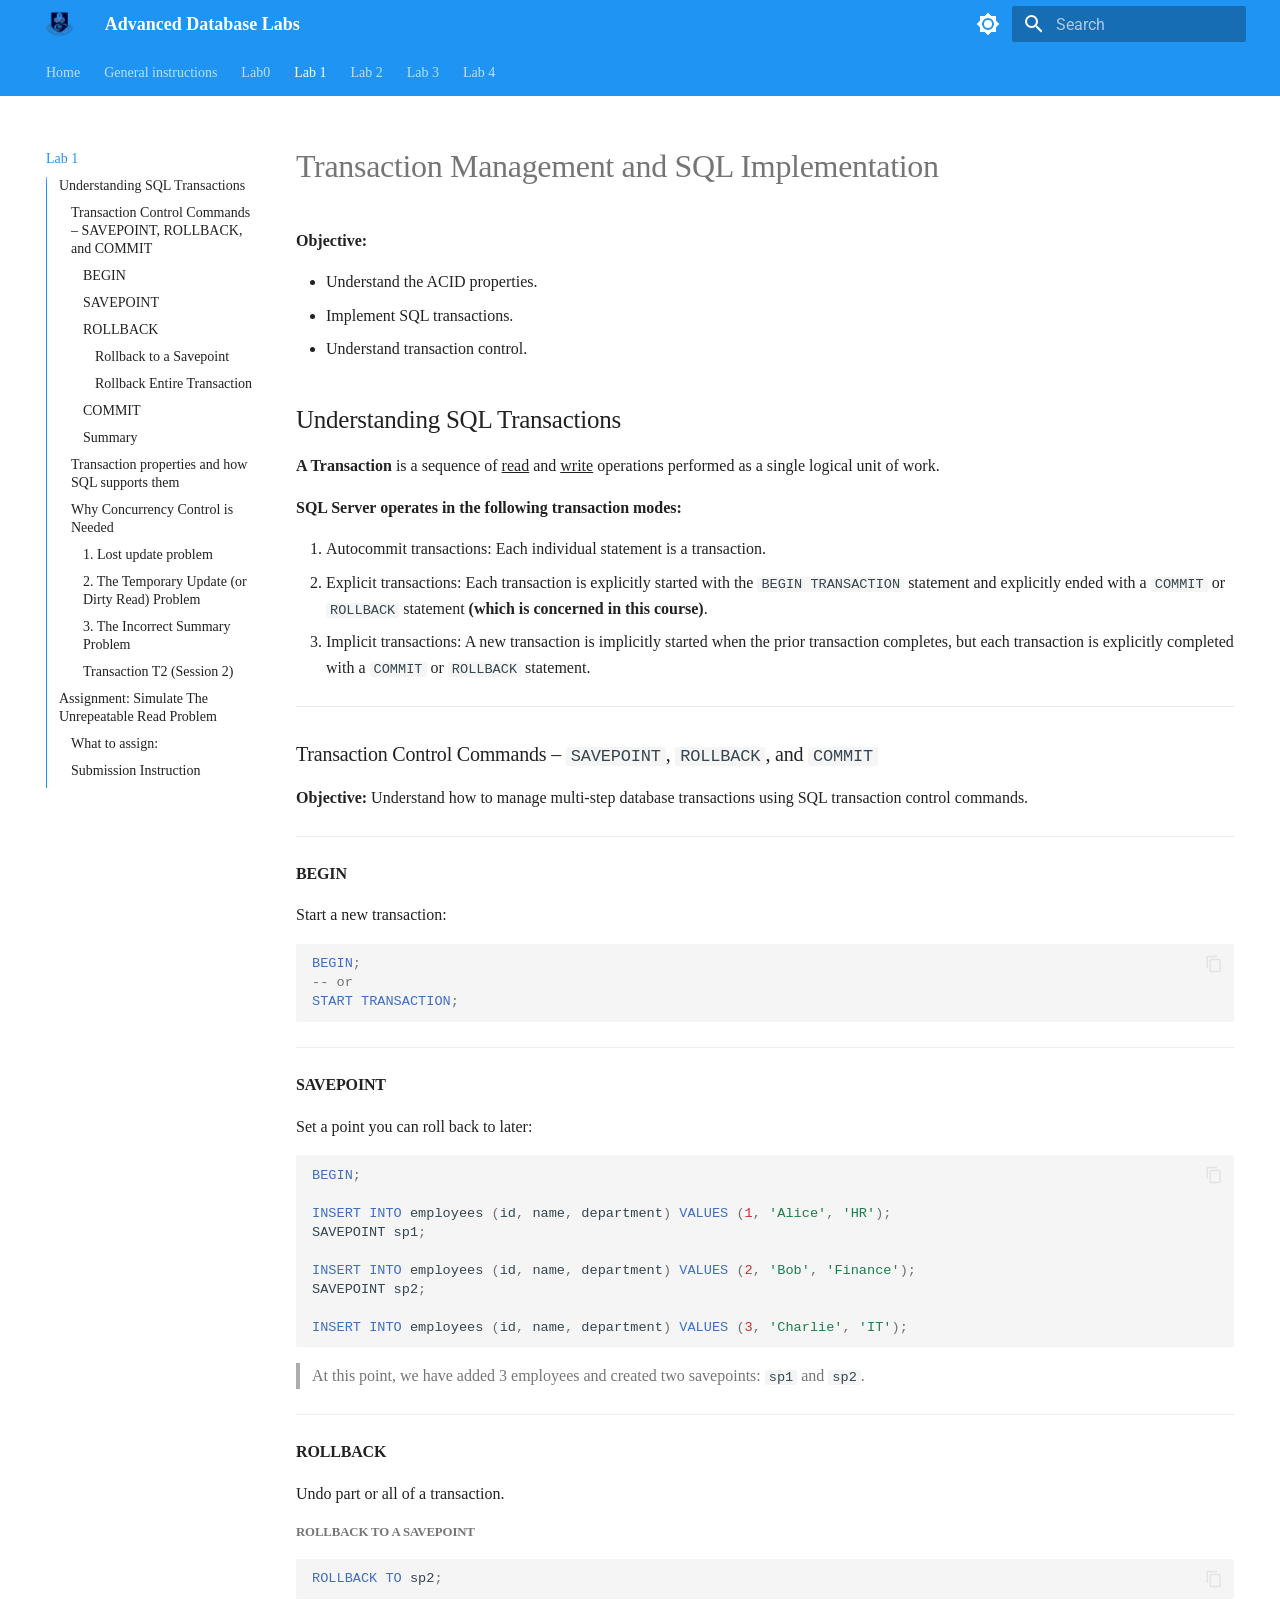
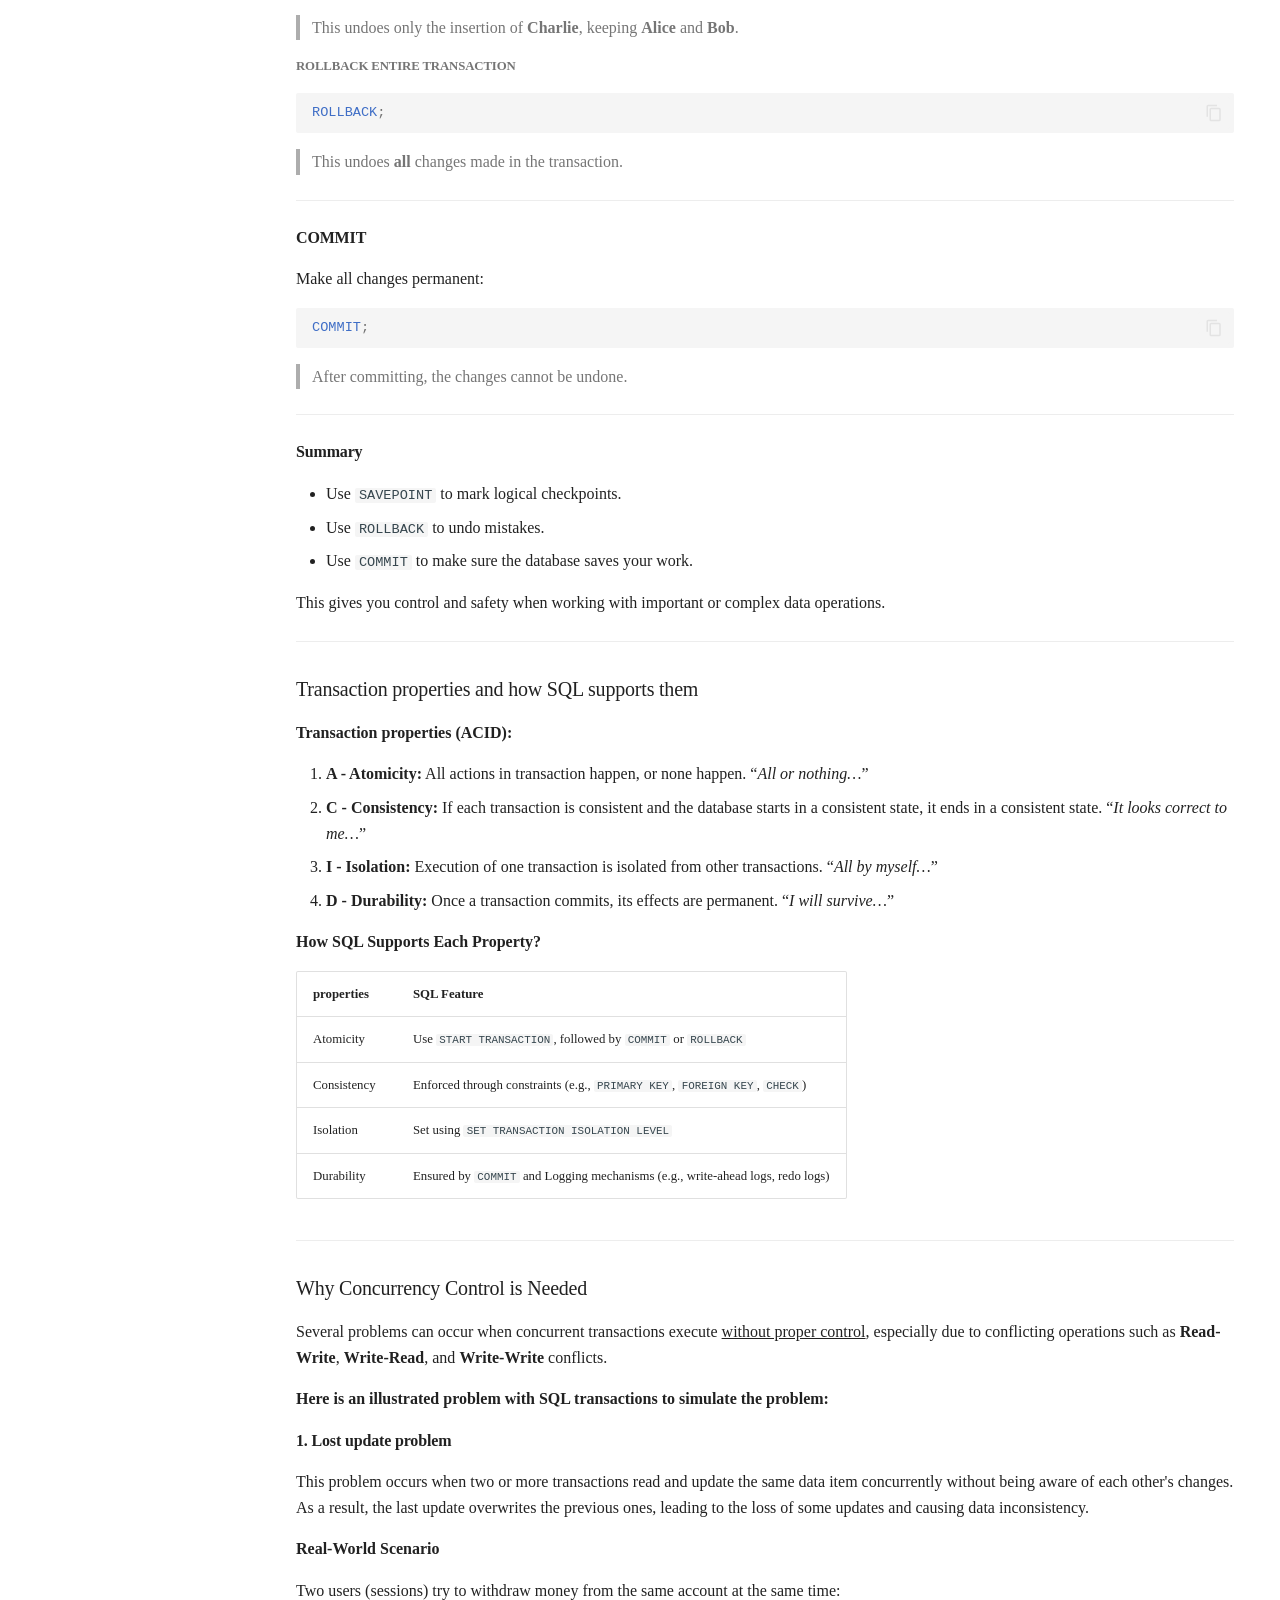
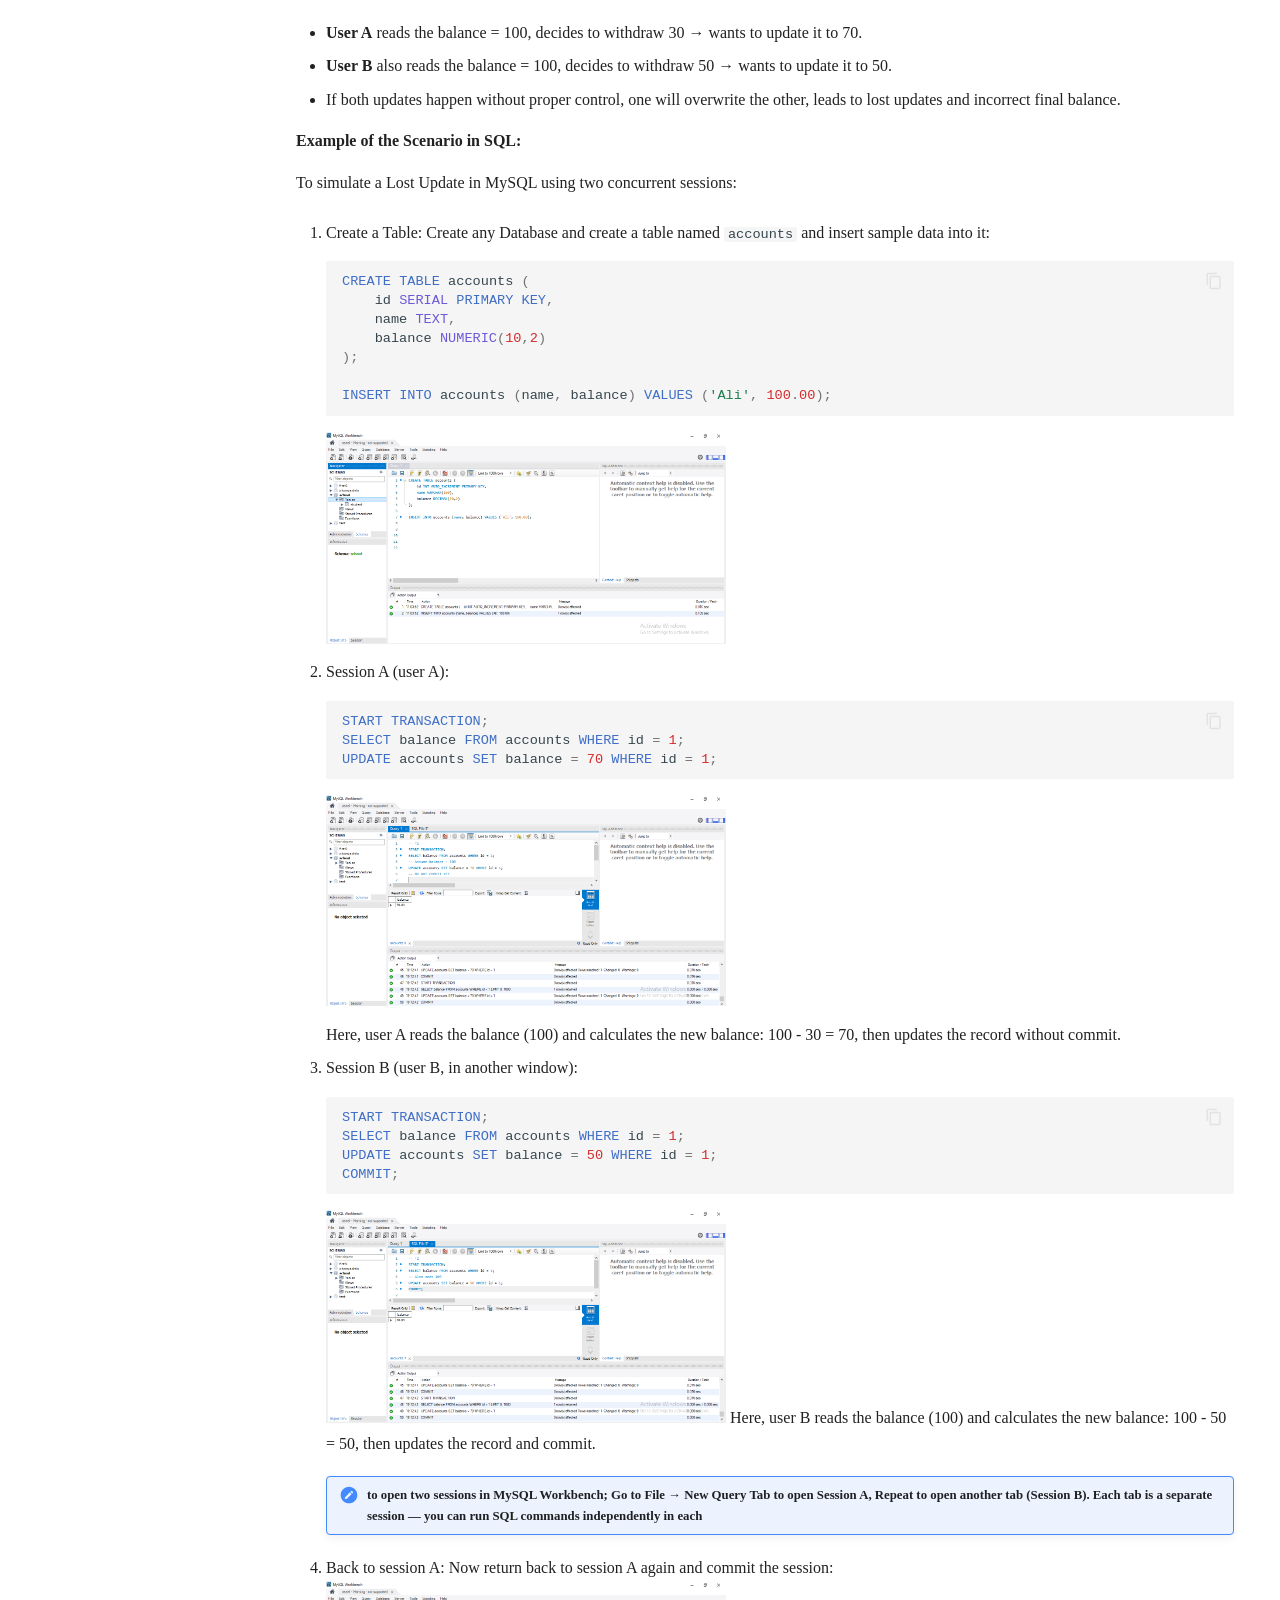
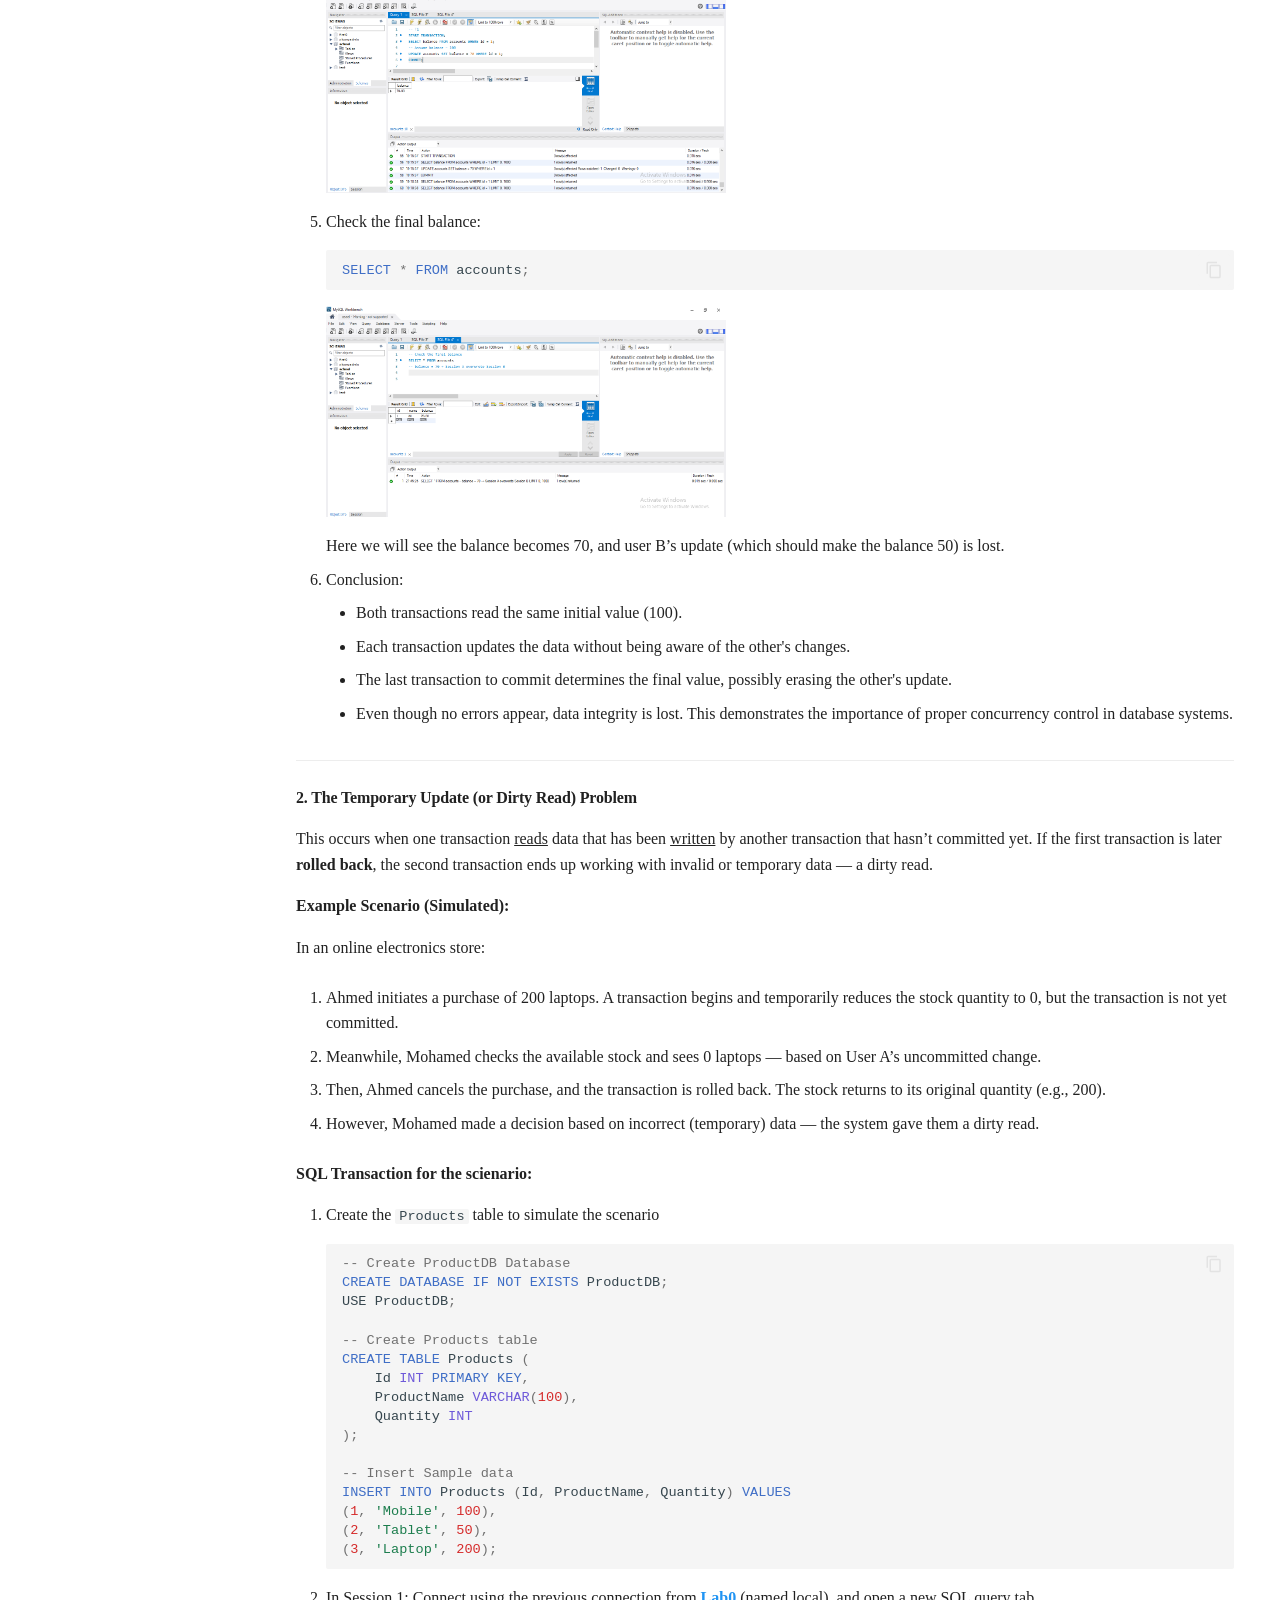
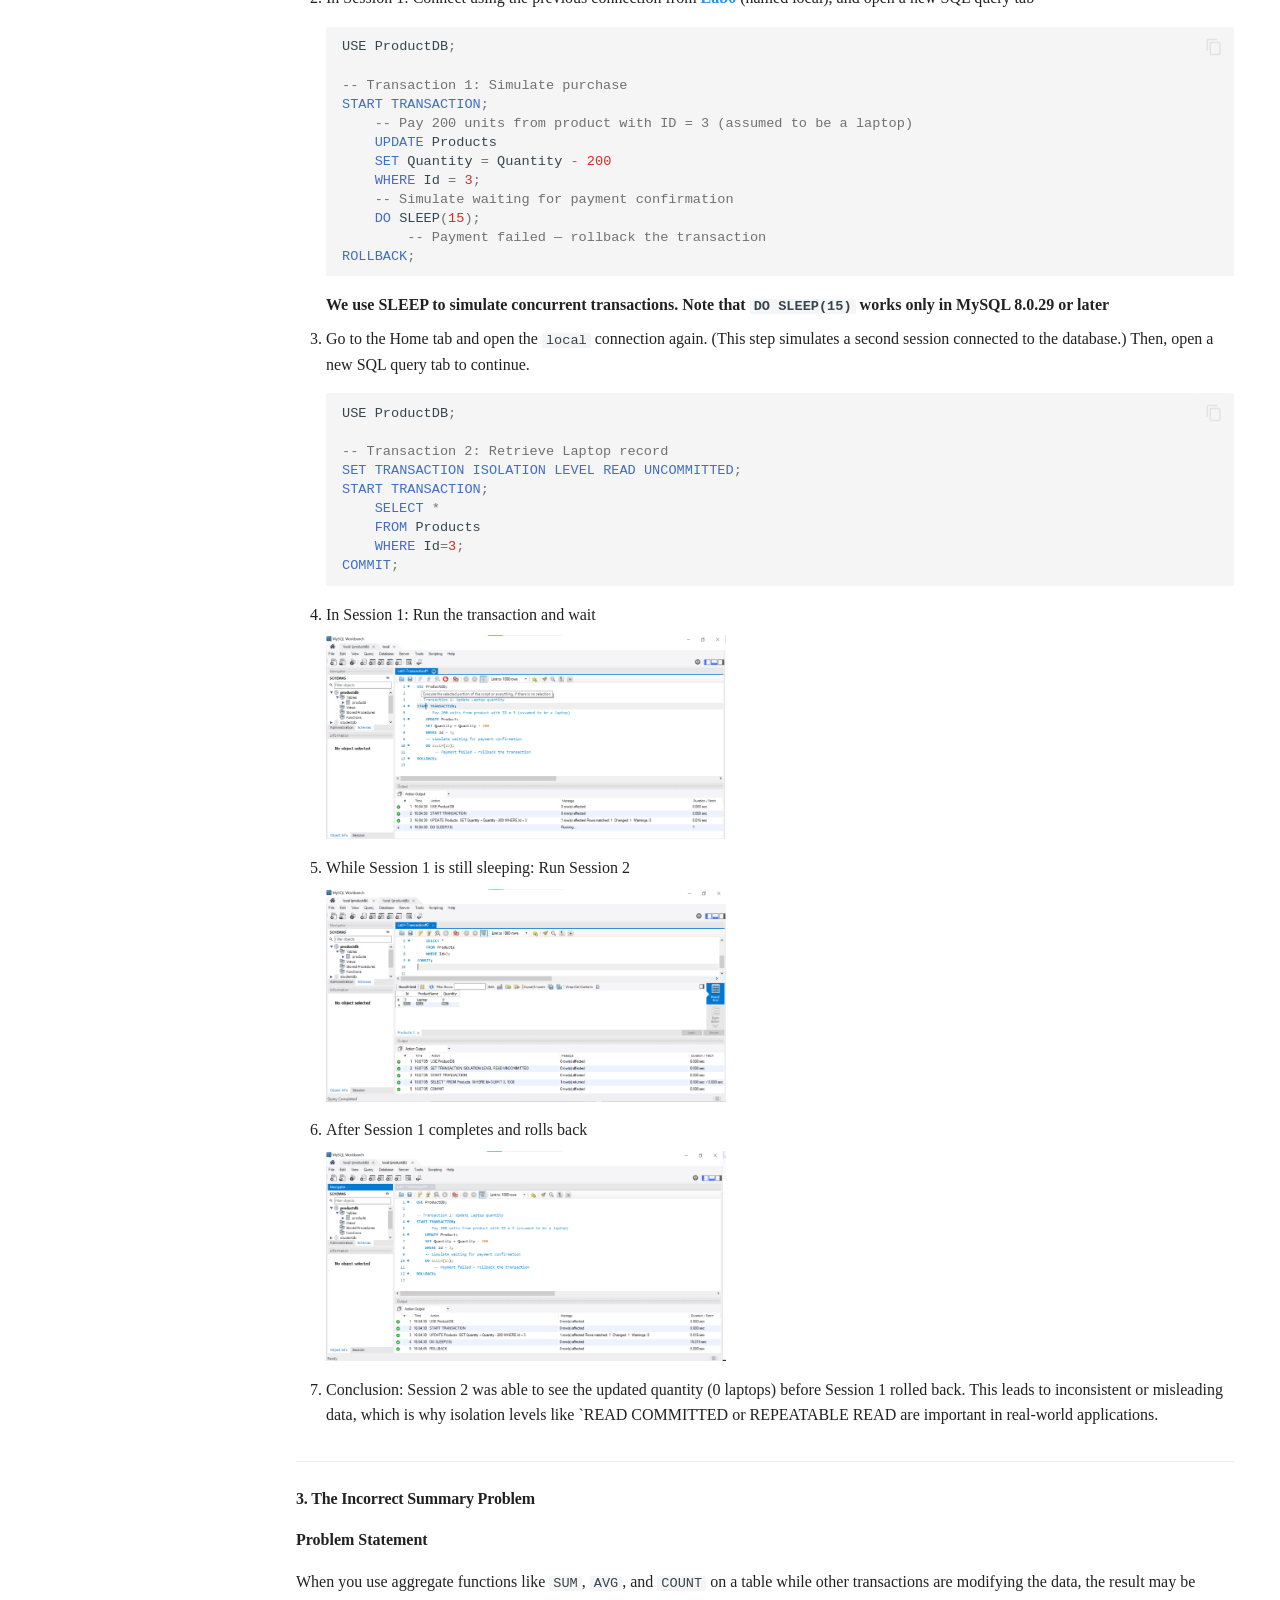
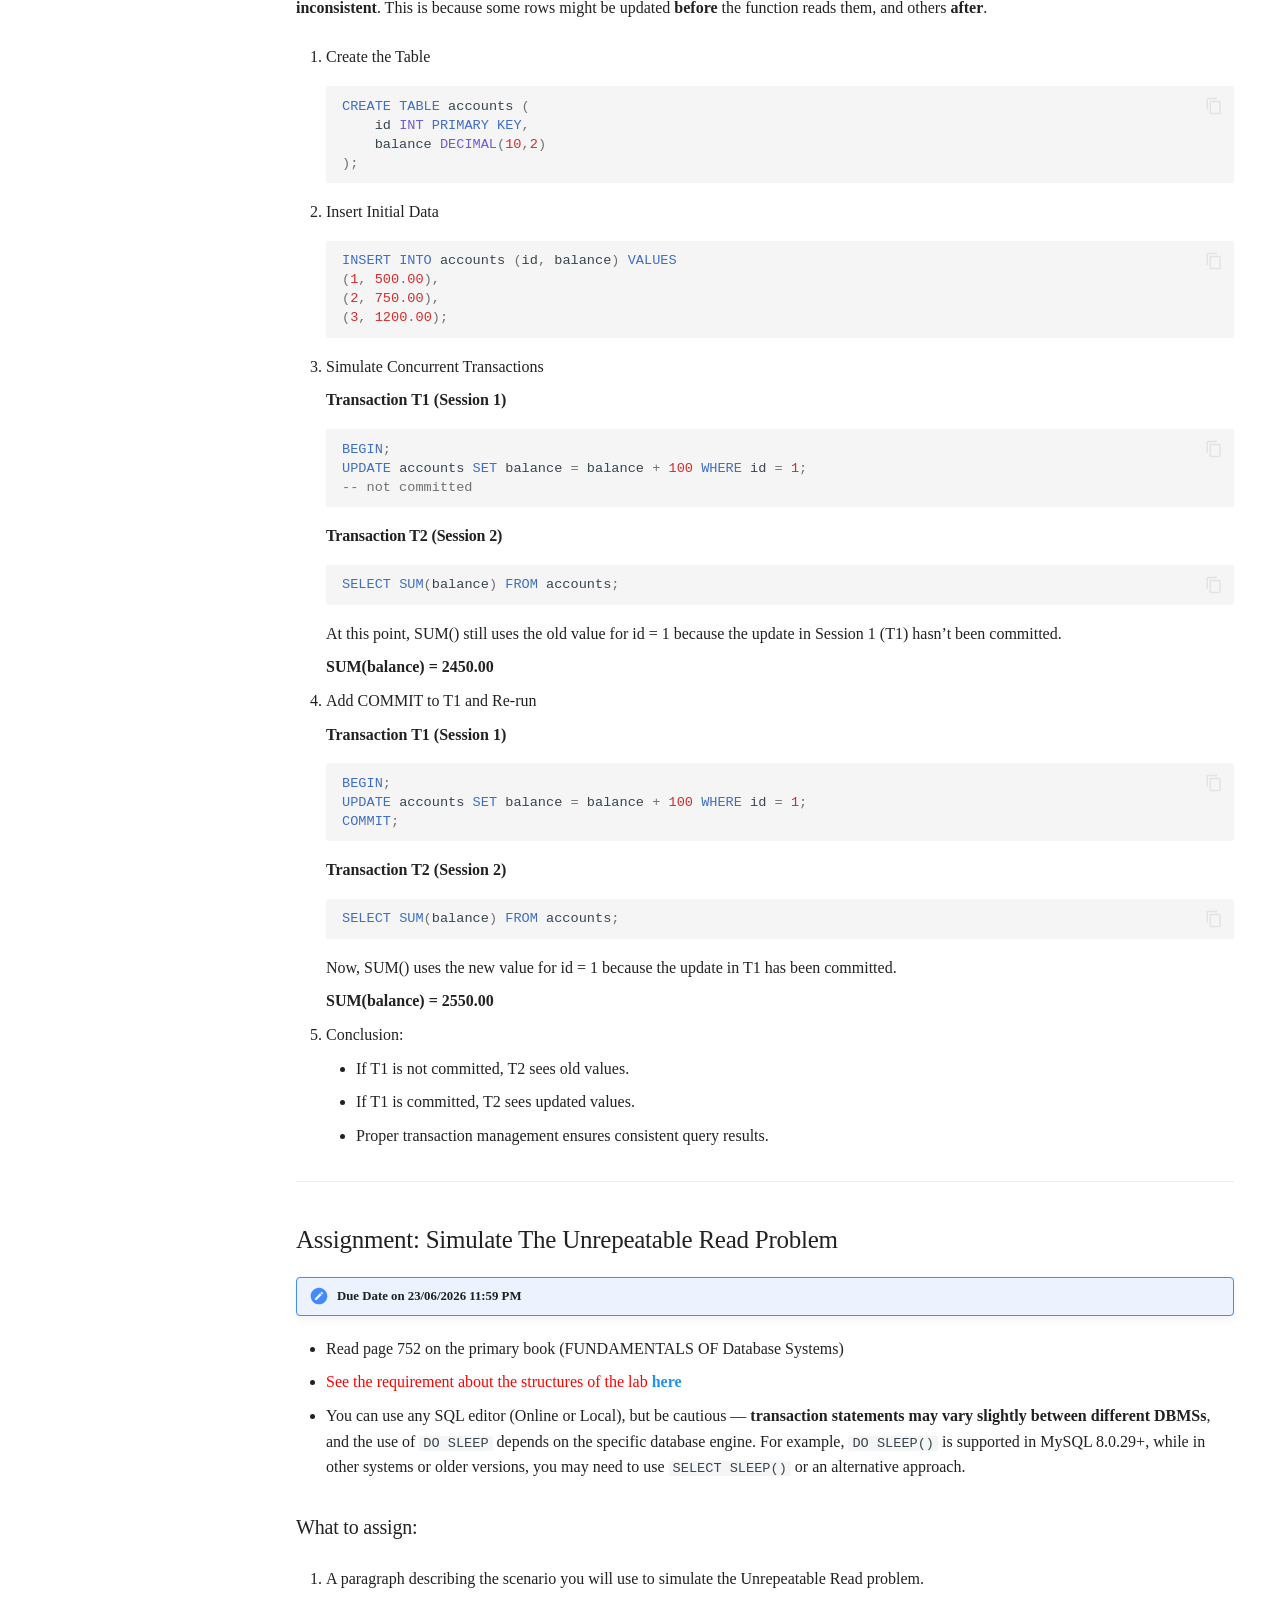
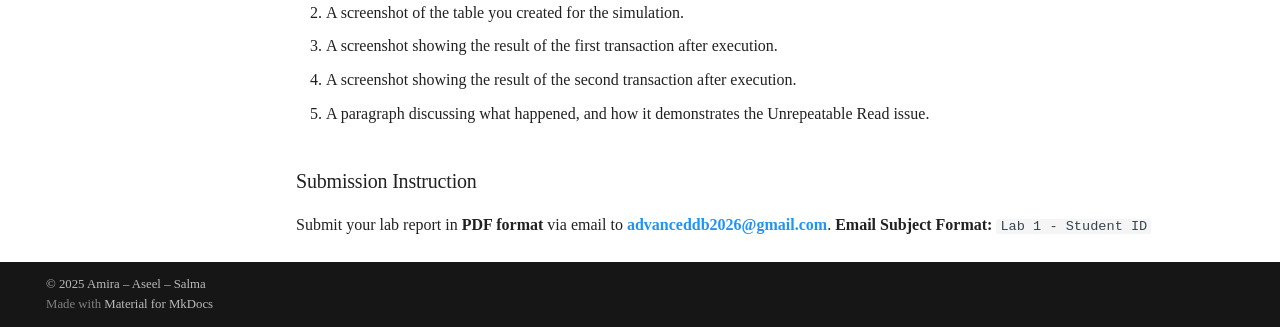
<file: Labs/Lab1/index.html>
<!doctype html>
<html lang="en" class="no-js">
  <head>
    
      <meta charset="utf-8">
      <meta name="viewport" content="width=device-width,initial-scale=1">
      
        <meta name="description" content="A collection of lab assignments for the ADB 2025 course.">
      
      
        <meta name="author" content="Amira Nasreldeein, Aseel, Salma">
      
      
      
        <link rel="prev" href="../Lab0/">
      
      
        <link rel="next" href="../Lab2/">
      
      
        
      
      
      <link rel="icon" href="../../image/fmsi.png">
      <meta name="generator" content="mkdocs-1.6.1, mkdocs-material-9.7.6">
    
    
      
        <title>Lab 1 - Advanced Database Labs</title>
      
    
    
      <link rel="stylesheet" href="../../assets/stylesheets/main.484c7ddc.min.css">
      
        
        <link rel="stylesheet" href="../../assets/stylesheets/palette.ab4e12ef.min.css">
      
      


    
    
      
    
    
      
        
        
        <link rel="preconnect" href="https://fonts.gstatic.com" crossorigin>
        <link rel="stylesheet" href="https://fonts.googleapis.com/css?family=Roboto:300,300i,400,400i,700,700i%7CRoboto+Mono:400,400i,700,700i&display=fallback">
        <style>:root{--md-text-font:"Roboto";--md-code-font:"Roboto Mono"}</style>
      
    
    
      <link rel="stylesheet" href="../../stylesheets/extra.css">
    
    <script>__md_scope=new URL("../..",location),__md_hash=e=>[...e].reduce(((e,_)=>(e<<5)-e+_.charCodeAt(0)),0),__md_get=(e,_=localStorage,t=__md_scope)=>JSON.parse(_.getItem(t.pathname+"."+e)),__md_set=(e,_,t=localStorage,a=__md_scope)=>{try{t.setItem(a.pathname+"."+e,JSON.stringify(_))}catch(e){}}</script>
    
      

    
    
  </head>
  
  
    
    
      
    
    
    
    
    <body dir="ltr" data-md-color-scheme="default" data-md-color-primary="blue" data-md-color-accent="pink">
  
    
    <input class="md-toggle" data-md-toggle="drawer" type="checkbox" id="__drawer" autocomplete="off">
    <input class="md-toggle" data-md-toggle="search" type="checkbox" id="__search" autocomplete="off">
    <label class="md-overlay" for="__drawer"></label>
    <div data-md-component="skip">
      
        
        <a href="#transaction-management-and-sql-implementation" class="md-skip">
          Skip to content
        </a>
      
    </div>
    <div data-md-component="announce">
      
    </div>
    
    
      

<header class="md-header" data-md-component="header">
  <nav class="md-header__inner md-grid" aria-label="Header">
    <a href="../.." title="Advanced Database Labs" class="md-header__button md-logo" aria-label="Advanced Database Labs" data-md-component="logo">
      
  <img src="../../image/fmsi.png" alt="logo">

    </a>
    <label class="md-header__button md-icon" for="__drawer">
      
      <svg xmlns="http://www.w3.org/2000/svg" viewBox="0 0 24 24"><path d="M3 6h18v2H3zm0 5h18v2H3zm0 5h18v2H3z"/></svg>
    </label>
    <div class="md-header__title" data-md-component="header-title">
      <div class="md-header__ellipsis">
        <div class="md-header__topic">
          <span class="md-ellipsis">
            Advanced Database Labs
          </span>
        </div>
        <div class="md-header__topic" data-md-component="header-topic">
          <span class="md-ellipsis">
            
              Lab 1
            
          </span>
        </div>
      </div>
    </div>
    
      
        <form class="md-header__option" data-md-component="palette">
  
    
    
    
    <input class="md-option" data-md-color-media="" data-md-color-scheme="default" data-md-color-primary="blue" data-md-color-accent="pink"  aria-label="Switch to dark mode"  type="radio" name="__palette" id="__palette_0">
    
      <label class="md-header__button md-icon" title="Switch to dark mode" for="__palette_1" hidden>
        <svg xmlns="http://www.w3.org/2000/svg" viewBox="0 0 24 24"><path d="M12 8a4 4 0 0 0-4 4 4 4 0 0 0 4 4 4 4 0 0 0 4-4 4 4 0 0 0-4-4m0 10a6 6 0 0 1-6-6 6 6 0 0 1 6-6 6 6 0 0 1 6 6 6 6 0 0 1-6 6m8-9.31V4h-4.69L12 .69 8.69 4H4v4.69L.69 12 4 15.31V20h4.69L12 23.31 15.31 20H20v-4.69L23.31 12z"/></svg>
      </label>
    
  
    
    
    
    <input class="md-option" data-md-color-media="" data-md-color-scheme="slate" data-md-color-primary="blue" data-md-color-accent="pink"  aria-label="Switch to light mode"  type="radio" name="__palette" id="__palette_1">
    
      <label class="md-header__button md-icon" title="Switch to light mode" for="__palette_0" hidden>
        <svg xmlns="http://www.w3.org/2000/svg" viewBox="0 0 24 24"><path d="M12 18c-.89 0-1.74-.2-2.5-.55C11.56 16.5 13 14.42 13 12s-1.44-4.5-3.5-5.45C10.26 6.2 11.11 6 12 6a6 6 0 0 1 6 6 6 6 0 0 1-6 6m8-9.31V4h-4.69L12 .69 8.69 4H4v4.69L.69 12 4 15.31V20h4.69L12 23.31 15.31 20H20v-4.69L23.31 12z"/></svg>
      </label>
    
  
</form>
      
    
    
      <script>var palette=__md_get("__palette");if(palette&&palette.color){if("(prefers-color-scheme)"===palette.color.media){var media=matchMedia("(prefers-color-scheme: light)"),input=document.querySelector(media.matches?"[data-md-color-media='(prefers-color-scheme: light)']":"[data-md-color-media='(prefers-color-scheme: dark)']");palette.color.media=input.getAttribute("data-md-color-media"),palette.color.scheme=input.getAttribute("data-md-color-scheme"),palette.color.primary=input.getAttribute("data-md-color-primary"),palette.color.accent=input.getAttribute("data-md-color-accent")}for(var[key,value]of Object.entries(palette.color))document.body.setAttribute("data-md-color-"+key,value)}</script>
    
    
    
      
      
        <label class="md-header__button md-icon" for="__search">
          
          <svg xmlns="http://www.w3.org/2000/svg" viewBox="0 0 24 24"><path d="M9.5 3A6.5 6.5 0 0 1 16 9.5c0 1.61-.59 3.09-1.56 4.23l.27.27h.79l5 5-1.5 1.5-5-5v-.79l-.27-.27A6.52 6.52 0 0 1 9.5 16 6.5 6.5 0 0 1 3 9.5 6.5 6.5 0 0 1 9.5 3m0 2C7 5 5 7 5 9.5S7 14 9.5 14 14 12 14 9.5 12 5 9.5 5"/></svg>
        </label>
        <div class="md-search" data-md-component="search" role="dialog">
  <label class="md-search__overlay" for="__search"></label>
  <div class="md-search__inner" role="search">
    <form class="md-search__form" name="search">
      <input type="text" class="md-search__input" name="query" aria-label="Search" placeholder="Search" autocapitalize="off" autocorrect="off" autocomplete="off" spellcheck="false" data-md-component="search-query" required>
      <label class="md-search__icon md-icon" for="__search">
        
        <svg xmlns="http://www.w3.org/2000/svg" viewBox="0 0 24 24"><path d="M9.5 3A6.5 6.5 0 0 1 16 9.5c0 1.61-.59 3.09-1.56 4.23l.27.27h.79l5 5-1.5 1.5-5-5v-.79l-.27-.27A6.52 6.52 0 0 1 9.5 16 6.5 6.5 0 0 1 3 9.5 6.5 6.5 0 0 1 9.5 3m0 2C7 5 5 7 5 9.5S7 14 9.5 14 14 12 14 9.5 12 5 9.5 5"/></svg>
        
        <svg xmlns="http://www.w3.org/2000/svg" viewBox="0 0 24 24"><path d="M20 11v2H8l5.5 5.5-1.42 1.42L4.16 12l7.92-7.92L13.5 5.5 8 11z"/></svg>
      </label>
      <nav class="md-search__options" aria-label="Search">
        
        <button type="reset" class="md-search__icon md-icon" title="Clear" aria-label="Clear" tabindex="-1">
          
          <svg xmlns="http://www.w3.org/2000/svg" viewBox="0 0 24 24"><path d="M19 6.41 17.59 5 12 10.59 6.41 5 5 6.41 10.59 12 5 17.59 6.41 19 12 13.41 17.59 19 19 17.59 13.41 12z"/></svg>
        </button>
      </nav>
      
        <div class="md-search__suggest" data-md-component="search-suggest"></div>
      
    </form>
    <div class="md-search__output">
      <div class="md-search__scrollwrap" tabindex="0" data-md-scrollfix>
        <div class="md-search-result" data-md-component="search-result">
          <div class="md-search-result__meta">
            Initializing search
          </div>
          <ol class="md-search-result__list" role="presentation"></ol>
        </div>
      </div>
    </div>
  </div>
</div>
      
    
    
  </nav>
  
</header>
    
    <div class="md-container" data-md-component="container">
      
      
        
          
            
<nav class="md-tabs" aria-label="Tabs" data-md-component="tabs">
  <div class="md-grid">
    <ul class="md-tabs__list">
      
        
  
  
  
  
    <li class="md-tabs__item">
      <a href="../.." class="md-tabs__link">
        
  
  
    
  
  Home

      </a>
    </li>
  

      
        
  
  
  
  
    <li class="md-tabs__item">
      <a href="../general_instructions/" class="md-tabs__link">
        
  
  
    
  
  General instructions

      </a>
    </li>
  

      
        
  
  
  
  
    <li class="md-tabs__item">
      <a href="../Lab0/" class="md-tabs__link">
        
  
  
    
  
  Lab0

      </a>
    </li>
  

      
        
  
  
  
    
  
  
    <li class="md-tabs__item md-tabs__item--active">
      <a href="./" class="md-tabs__link">
        
  
  
    
  
  Lab 1

      </a>
    </li>
  

      
        
  
  
  
  
    <li class="md-tabs__item">
      <a href="../Lab2/" class="md-tabs__link">
        
  
  
    
  
  Lab 2

      </a>
    </li>
  

      
        
  
  
  
  
    <li class="md-tabs__item">
      <a href="../Lab3/" class="md-tabs__link">
        
  
  
    
  
  Lab 3

      </a>
    </li>
  

      
        
  
  
  
  
    <li class="md-tabs__item">
      <a href="../Lab4/" class="md-tabs__link">
        
  
  
    
  
  Lab 4

      </a>
    </li>
  

      
    </ul>
  </div>
</nav>
          
        
      
      <main class="md-main" data-md-component="main">
        <div class="md-main__inner md-grid">
          
            
              
              <div class="md-sidebar md-sidebar--primary" data-md-component="sidebar" data-md-type="navigation" >
                <div class="md-sidebar__scrollwrap">
                  <div class="md-sidebar__inner">
                    


  


  

<nav class="md-nav md-nav--primary md-nav--lifted md-nav--integrated" aria-label="Navigation" data-md-level="0">
  <label class="md-nav__title" for="__drawer">
    <a href="../.." title="Advanced Database Labs" class="md-nav__button md-logo" aria-label="Advanced Database Labs" data-md-component="logo">
      
  <img src="../../image/fmsi.png" alt="logo">

    </a>
    Advanced Database Labs
  </label>
  
  <ul class="md-nav__list" data-md-scrollfix>
    
      
      
  
  
  
  
    <li class="md-nav__item">
      <a href="../.." class="md-nav__link">
        
  
  
  <span class="md-ellipsis">
    
  
    Home
  

    
  </span>
  
  

      </a>
    </li>
  

    
      
      
  
  
  
  
    <li class="md-nav__item">
      <a href="../general_instructions/" class="md-nav__link">
        
  
  
  <span class="md-ellipsis">
    
  
    General instructions
  

    
  </span>
  
  

      </a>
    </li>
  

    
      
      
  
  
  
  
    <li class="md-nav__item">
      <a href="../Lab0/" class="md-nav__link">
        
  
  
  <span class="md-ellipsis">
    
  
    Lab0
  

    
  </span>
  
  

      </a>
    </li>
  

    
      
      
  
  
    
  
  
  
    <li class="md-nav__item md-nav__item--active">
      
      <input class="md-nav__toggle md-toggle" type="checkbox" id="__toc">
      
      
        
      
      
        <label class="md-nav__link md-nav__link--active" for="__toc">
          
  
  
  <span class="md-ellipsis">
    
  
    Lab 1
  

    
  </span>
  
  

          <span class="md-nav__icon md-icon"></span>
        </label>
      
      <a href="./" class="md-nav__link md-nav__link--active">
        
  
  
  <span class="md-ellipsis">
    
  
    Lab 1
  

    
  </span>
  
  

      </a>
      
        

<nav class="md-nav md-nav--secondary" aria-label="Table of contents">
  
  
  
    
  
  
    <label class="md-nav__title" for="__toc">
      <span class="md-nav__icon md-icon"></span>
      Table of contents
    </label>
    <ul class="md-nav__list" data-md-component="toc" data-md-scrollfix>
      
        <li class="md-nav__item">
  <a href="#understanding-sql-transactions" class="md-nav__link">
    <span class="md-ellipsis">
      
        Understanding SQL Transactions
      
    </span>
  </a>
  
    <nav class="md-nav" aria-label="Understanding SQL Transactions">
      <ul class="md-nav__list">
        
          <li class="md-nav__item">
  <a href="#transaction-control-commands-savepoint-rollback-and-commit" class="md-nav__link">
    <span class="md-ellipsis">
      
        Transaction Control Commands – SAVEPOINT, ROLLBACK, and COMMIT
      
    </span>
  </a>
  
    <nav class="md-nav" aria-label="Transaction Control Commands – SAVEPOINT, ROLLBACK, and COMMIT">
      <ul class="md-nav__list">
        
          <li class="md-nav__item">
  <a href="#begin" class="md-nav__link">
    <span class="md-ellipsis">
      
        BEGIN
      
    </span>
  </a>
  
</li>
        
          <li class="md-nav__item">
  <a href="#savepoint" class="md-nav__link">
    <span class="md-ellipsis">
      
        SAVEPOINT
      
    </span>
  </a>
  
</li>
        
          <li class="md-nav__item">
  <a href="#rollback" class="md-nav__link">
    <span class="md-ellipsis">
      
        ROLLBACK
      
    </span>
  </a>
  
    <nav class="md-nav" aria-label="ROLLBACK">
      <ul class="md-nav__list">
        
          <li class="md-nav__item">
  <a href="#rollback-to-a-savepoint" class="md-nav__link">
    <span class="md-ellipsis">
      
        Rollback to a Savepoint
      
    </span>
  </a>
  
</li>
        
          <li class="md-nav__item">
  <a href="#rollback-entire-transaction" class="md-nav__link">
    <span class="md-ellipsis">
      
        Rollback Entire Transaction
      
    </span>
  </a>
  
</li>
        
      </ul>
    </nav>
  
</li>
        
          <li class="md-nav__item">
  <a href="#commit" class="md-nav__link">
    <span class="md-ellipsis">
      
        COMMIT
      
    </span>
  </a>
  
</li>
        
          <li class="md-nav__item">
  <a href="#summary" class="md-nav__link">
    <span class="md-ellipsis">
      
        Summary
      
    </span>
  </a>
  
</li>
        
      </ul>
    </nav>
  
</li>
        
          <li class="md-nav__item">
  <a href="#transaction-properties-and-how-sql-supports-them" class="md-nav__link">
    <span class="md-ellipsis">
      
        Transaction properties and how SQL supports them
      
    </span>
  </a>
  
</li>
        
          <li class="md-nav__item">
  <a href="#why-concurrency-control-is-needed" class="md-nav__link">
    <span class="md-ellipsis">
      
        Why Concurrency Control is Needed
      
    </span>
  </a>
  
    <nav class="md-nav" aria-label="Why Concurrency Control is Needed">
      <ul class="md-nav__list">
        
          <li class="md-nav__item">
  <a href="#1-lost-update-problem" class="md-nav__link">
    <span class="md-ellipsis">
      
        1. Lost update problem
      
    </span>
  </a>
  
</li>
        
          <li class="md-nav__item">
  <a href="#2-the-temporary-update-or-dirty-read-problem" class="md-nav__link">
    <span class="md-ellipsis">
      
        2. The Temporary Update (or Dirty Read) Problem
      
    </span>
  </a>
  
</li>
        
          <li class="md-nav__item">
  <a href="#3-the-incorrect-summary-problem" class="md-nav__link">
    <span class="md-ellipsis">
      
        3. The Incorrect Summary Problem
      
    </span>
  </a>
  
</li>
        
          <li class="md-nav__item">
  <a href="#transaction-t2-session-2" class="md-nav__link">
    <span class="md-ellipsis">
      
        Transaction T2 (Session 2)
      
    </span>
  </a>
  
</li>
        
      </ul>
    </nav>
  
</li>
        
      </ul>
    </nav>
  
</li>
      
        <li class="md-nav__item">
  <a href="#assignment-simulate-the-unrepeatable-read-problem" class="md-nav__link">
    <span class="md-ellipsis">
      
        Assignment: Simulate The Unrepeatable Read Problem
      
    </span>
  </a>
  
    <nav class="md-nav" aria-label="Assignment: Simulate The Unrepeatable Read Problem">
      <ul class="md-nav__list">
        
          <li class="md-nav__item">
  <a href="#what-to-assign" class="md-nav__link">
    <span class="md-ellipsis">
      
        What to assign:
      
    </span>
  </a>
  
</li>
        
          <li class="md-nav__item">
  <a href="#submission-instruction" class="md-nav__link">
    <span class="md-ellipsis">
      
        Submission Instruction
      
    </span>
  </a>
  
</li>
        
      </ul>
    </nav>
  
</li>
      
    </ul>
  
</nav>
      
    </li>
  

    
      
      
  
  
  
  
    <li class="md-nav__item">
      <a href="../Lab2/" class="md-nav__link">
        
  
  
  <span class="md-ellipsis">
    
  
    Lab 2
  

    
  </span>
  
  

      </a>
    </li>
  

    
      
      
  
  
  
  
    <li class="md-nav__item">
      <a href="../Lab3/" class="md-nav__link">
        
  
  
  <span class="md-ellipsis">
    
  
    Lab 3
  

    
  </span>
  
  

      </a>
    </li>
  

    
      
      
  
  
  
  
    <li class="md-nav__item">
      <a href="../Lab4/" class="md-nav__link">
        
  
  
  <span class="md-ellipsis">
    
  
    Lab 4
  

    
  </span>
  
  

      </a>
    </li>
  

    
  </ul>
</nav>
                  </div>
                </div>
              </div>
            
            
          
          
            <div class="md-content" data-md-component="content">
              
              <article class="md-content__inner md-typeset">
                
                  



<h1 id="transaction-management-and-sql-implementation">Transaction Management and SQL Implementation</h1>
<p><strong>Objective:</strong></p>
<ul>
<li>Understand the ACID properties.</li>
<li>Implement SQL transactions.</li>
<li>Understand transaction control.</li>
</ul>
<h2 id="understanding-sql-transactions">Understanding SQL Transactions</h2>
<p><strong>A Transaction</strong> is a sequence of <ins>read</ins> and <ins>write</ins> operations performed as a single logical unit of work.</p>
<p><strong>SQL Server operates in the following transaction modes:</strong></p>
<ol>
<li>Autocommit transactions: Each individual statement is a transaction.</li>
<li>Explicit transactions: Each transaction is explicitly started with the <code>BEGIN TRANSACTION</code> statement and explicitly ended with a <code>COMMIT</code> or <code>ROLLBACK</code> statement <strong>(which is concerned in this course)</strong>.</li>
<li>Implicit transactions: A new transaction is implicitly started when the prior transaction completes, but each transaction is explicitly completed with a <code>COMMIT</code> or <code>ROLLBACK</code> statement.</li>
</ol>
<hr />
<h3 id="transaction-control-commands-savepoint-rollback-and-commit">Transaction Control Commands – <code>SAVEPOINT</code>, <code>ROLLBACK</code>, and <code>COMMIT</code></h3>
<p><strong>Objective:</strong> Understand how to manage multi-step database transactions using SQL transaction control commands.</p>
<hr />
<h4 id="begin">BEGIN</h4>
<p>Start a new transaction:</p>
<div class="highlight"><pre><span></span><code><a id="__codelineno-0-1" name="__codelineno-0-1" href="#__codelineno-0-1"></a><span class="k">BEGIN</span><span class="p">;</span>
<a id="__codelineno-0-2" name="__codelineno-0-2" href="#__codelineno-0-2"></a><span class="c1">-- or</span>
<a id="__codelineno-0-3" name="__codelineno-0-3" href="#__codelineno-0-3"></a><span class="k">START</span><span class="w"> </span><span class="k">TRANSACTION</span><span class="p">;</span>
</code></pre></div>
<hr />
<h4 id="savepoint">SAVEPOINT</h4>
<p>Set a point you can roll back to later:</p>
<div class="highlight"><pre><span></span><code><a id="__codelineno-1-1" name="__codelineno-1-1" href="#__codelineno-1-1"></a><span class="k">BEGIN</span><span class="p">;</span>
<a id="__codelineno-1-2" name="__codelineno-1-2" href="#__codelineno-1-2"></a>
<a id="__codelineno-1-3" name="__codelineno-1-3" href="#__codelineno-1-3"></a><span class="k">INSERT</span><span class="w"> </span><span class="k">INTO</span><span class="w"> </span><span class="n">employees</span><span class="w"> </span><span class="p">(</span><span class="n">id</span><span class="p">,</span><span class="w"> </span><span class="n">name</span><span class="p">,</span><span class="w"> </span><span class="n">department</span><span class="p">)</span><span class="w"> </span><span class="k">VALUES</span><span class="w"> </span><span class="p">(</span><span class="mi">1</span><span class="p">,</span><span class="w"> </span><span class="s1">&#39;Alice&#39;</span><span class="p">,</span><span class="w"> </span><span class="s1">&#39;HR&#39;</span><span class="p">);</span>
<a id="__codelineno-1-4" name="__codelineno-1-4" href="#__codelineno-1-4"></a><span class="n">SAVEPOINT</span><span class="w"> </span><span class="n">sp1</span><span class="p">;</span>
<a id="__codelineno-1-5" name="__codelineno-1-5" href="#__codelineno-1-5"></a>
<a id="__codelineno-1-6" name="__codelineno-1-6" href="#__codelineno-1-6"></a><span class="k">INSERT</span><span class="w"> </span><span class="k">INTO</span><span class="w"> </span><span class="n">employees</span><span class="w"> </span><span class="p">(</span><span class="n">id</span><span class="p">,</span><span class="w"> </span><span class="n">name</span><span class="p">,</span><span class="w"> </span><span class="n">department</span><span class="p">)</span><span class="w"> </span><span class="k">VALUES</span><span class="w"> </span><span class="p">(</span><span class="mi">2</span><span class="p">,</span><span class="w"> </span><span class="s1">&#39;Bob&#39;</span><span class="p">,</span><span class="w"> </span><span class="s1">&#39;Finance&#39;</span><span class="p">);</span>
<a id="__codelineno-1-7" name="__codelineno-1-7" href="#__codelineno-1-7"></a><span class="n">SAVEPOINT</span><span class="w"> </span><span class="n">sp2</span><span class="p">;</span>
<a id="__codelineno-1-8" name="__codelineno-1-8" href="#__codelineno-1-8"></a>
<a id="__codelineno-1-9" name="__codelineno-1-9" href="#__codelineno-1-9"></a><span class="k">INSERT</span><span class="w"> </span><span class="k">INTO</span><span class="w"> </span><span class="n">employees</span><span class="w"> </span><span class="p">(</span><span class="n">id</span><span class="p">,</span><span class="w"> </span><span class="n">name</span><span class="p">,</span><span class="w"> </span><span class="n">department</span><span class="p">)</span><span class="w"> </span><span class="k">VALUES</span><span class="w"> </span><span class="p">(</span><span class="mi">3</span><span class="p">,</span><span class="w"> </span><span class="s1">&#39;Charlie&#39;</span><span class="p">,</span><span class="w"> </span><span class="s1">&#39;IT&#39;</span><span class="p">);</span>
</code></pre></div>
<blockquote>
<p>At this point, we have added 3 employees and created two savepoints: <code>sp1</code> and <code>sp2</code>.</p>
</blockquote>
<hr />
<h4 id="rollback">ROLLBACK</h4>
<p>Undo part or all of a transaction.</p>
<h5 id="rollback-to-a-savepoint">Rollback to a Savepoint</h5>
<div class="highlight"><pre><span></span><code><a id="__codelineno-2-1" name="__codelineno-2-1" href="#__codelineno-2-1"></a><span class="k">ROLLBACK</span><span class="w"> </span><span class="k">TO</span><span class="w"> </span><span class="n">sp2</span><span class="p">;</span>
</code></pre></div>
<blockquote>
<p>This undoes only the insertion of <strong>Charlie</strong>, keeping <strong>Alice</strong> and <strong>Bob</strong>.</p>
</blockquote>
<h5 id="rollback-entire-transaction">Rollback Entire Transaction</h5>
<div class="highlight"><pre><span></span><code><a id="__codelineno-3-1" name="__codelineno-3-1" href="#__codelineno-3-1"></a><span class="k">ROLLBACK</span><span class="p">;</span>
</code></pre></div>
<blockquote>
<p>This undoes <strong>all</strong> changes made in the transaction.</p>
</blockquote>
<hr />
<h4 id="commit">COMMIT</h4>
<p>Make all changes permanent:</p>
<div class="highlight"><pre><span></span><code><a id="__codelineno-4-1" name="__codelineno-4-1" href="#__codelineno-4-1"></a><span class="k">COMMIT</span><span class="p">;</span>
</code></pre></div>
<blockquote>
<p>After committing, the changes cannot be undone.</p>
</blockquote>
<hr />
<h4 id="summary">Summary</h4>
<ul>
<li>Use <code>SAVEPOINT</code> to mark logical checkpoints.</li>
<li>Use <code>ROLLBACK</code> to undo mistakes.</li>
<li>Use <code>COMMIT</code> to make sure the database saves your work.</li>
</ul>
<p>This gives you control and safety when working with important or complex data operations.</p>
<hr />
<h3 id="transaction-properties-and-how-sql-supports-them">Transaction properties and how SQL supports them</h3>
<p><strong>Transaction properties (ACID):</strong></p>
<ol>
<li><strong>A - Atomicity:</strong> All actions in transaction happen, or none happen. “<em>All or nothing…</em>”</li>
<li><strong>C - Consistency:</strong> If each transaction is consistent and the database starts in a consistent state, it ends in a consistent state. “<em>It looks correct to me…</em>”</li>
<li><strong>I - Isolation:</strong> Execution of one transaction is isolated from other transactions. “<em>All by myself…</em>”</li>
<li><strong>D - Durability:</strong> Once a transaction commits, its effects are permanent. “<em>I will survive…</em>”</li>
</ol>
<p><strong>How SQL Supports Each Property?</strong></p>
<table>
<thead>
<tr>
<th>properties</th>
<th>SQL Feature</th>
</tr>
</thead>
<tbody>
<tr>
<td>Atomicity</td>
<td>Use <code>START TRANSACTION</code>, followed by <code>COMMIT</code> or <code>ROLLBACK</code></td>
</tr>
<tr>
<td>Consistency</td>
<td>Enforced through constraints (e.g., <code>PRIMARY KEY</code>, <code>FOREIGN KEY</code>, <code>CHECK</code>)</td>
</tr>
<tr>
<td>Isolation</td>
<td>Set using <code>SET TRANSACTION ISOLATION LEVEL</code></td>
</tr>
<tr>
<td>Durability</td>
<td>Ensured by <code>COMMIT</code> and Logging mechanisms (e.g., write-ahead logs, redo logs)</td>
</tr>
</tbody>
</table>
<hr />
<h3 id="why-concurrency-control-is-needed">Why Concurrency Control is Needed</h3>
<p>Several problems can occur when concurrent transactions execute <ins>without proper control</ins>, especially due to conflicting operations such as <strong>Read-Write</strong>, <strong>Write-Read</strong>, and <strong>Write-Write</strong> conflicts.</p>
<p><strong>Here is an illustrated problem with SQL transactions to simulate the problem:</strong></p>
<h4 id="1-lost-update-problem">1. Lost update problem</h4>
<p>This problem occurs when two or more transactions read and update the same data item concurrently without being aware of each other's changes. As a result, the last update overwrites the previous ones, leading to the loss of some updates and causing data inconsistency.</p>
<p><strong>Real-World Scenario</strong></p>
<p>Two users (sessions) try to withdraw money from the same account at the same time:</p>
<ul>
<li><strong>User A</strong> reads the balance = 100, decides to withdraw 30 → wants to update it to 70.</li>
<li><strong>User B</strong> also reads the balance = 100, decides to withdraw 50 → wants to update it to 50.</li>
<li>If both updates happen without proper control, one will overwrite the other, leads to lost updates and incorrect final balance.</li>
</ul>
<p><strong>Example of the Scenario in SQL:</strong></p>
<p>To simulate a Lost Update in MySQL using two concurrent sessions:</p>
<ol>
<li>
<p>Create a Table:
    Create any Database and create a table named <code>accounts</code> and insert sample data into it:</p>
<p><div class="highlight"><pre><span></span><code><a id="__codelineno-5-1" name="__codelineno-5-1" href="#__codelineno-5-1"></a><span class="k">CREATE</span><span class="w"> </span><span class="k">TABLE</span><span class="w"> </span><span class="n">accounts</span><span class="w"> </span><span class="p">(</span>
<a id="__codelineno-5-2" name="__codelineno-5-2" href="#__codelineno-5-2"></a><span class="w">    </span><span class="n">id</span><span class="w"> </span><span class="nb">SERIAL</span><span class="w"> </span><span class="k">PRIMARY</span><span class="w"> </span><span class="k">KEY</span><span class="p">,</span>
<a id="__codelineno-5-3" name="__codelineno-5-3" href="#__codelineno-5-3"></a><span class="w">    </span><span class="n">name</span><span class="w"> </span><span class="nb">TEXT</span><span class="p">,</span>
<a id="__codelineno-5-4" name="__codelineno-5-4" href="#__codelineno-5-4"></a><span class="w">    </span><span class="n">balance</span><span class="w"> </span><span class="nb">NUMERIC</span><span class="p">(</span><span class="mi">10</span><span class="p">,</span><span class="mi">2</span><span class="p">)</span>
<a id="__codelineno-5-5" name="__codelineno-5-5" href="#__codelineno-5-5"></a><span class="p">);</span>
<a id="__codelineno-5-6" name="__codelineno-5-6" href="#__codelineno-5-6"></a>
<a id="__codelineno-5-7" name="__codelineno-5-7" href="#__codelineno-5-7"></a><span class="k">INSERT</span><span class="w"> </span><span class="k">INTO</span><span class="w"> </span><span class="n">accounts</span><span class="w"> </span><span class="p">(</span><span class="n">name</span><span class="p">,</span><span class="w"> </span><span class="n">balance</span><span class="p">)</span><span class="w"> </span><span class="k">VALUES</span><span class="w"> </span><span class="p">(</span><span class="s1">&#39;Ali&#39;</span><span class="p">,</span><span class="w"> </span><span class="mi">100</span><span class="p">.</span><span class="mi">00</span><span class="p">);</span>
</code></pre></div>
<img alt="Lost Update Example" src="../images/lost%20update%201.png" width="400" /></p>
</li>
<li>
<p>Session A (user A):
    <div class="highlight"><pre><span></span><code><a id="__codelineno-6-1" name="__codelineno-6-1" href="#__codelineno-6-1"></a><span class="k">START</span><span class="w"> </span><span class="k">TRANSACTION</span><span class="p">;</span>
<a id="__codelineno-6-2" name="__codelineno-6-2" href="#__codelineno-6-2"></a><span class="k">SELECT</span><span class="w"> </span><span class="n">balance</span><span class="w"> </span><span class="k">FROM</span><span class="w"> </span><span class="n">accounts</span><span class="w"> </span><span class="k">WHERE</span><span class="w"> </span><span class="n">id</span><span class="w"> </span><span class="o">=</span><span class="w"> </span><span class="mi">1</span><span class="p">;</span>
<a id="__codelineno-6-3" name="__codelineno-6-3" href="#__codelineno-6-3"></a><span class="k">UPDATE</span><span class="w"> </span><span class="n">accounts</span><span class="w"> </span><span class="k">SET</span><span class="w"> </span><span class="n">balance</span><span class="w"> </span><span class="o">=</span><span class="w"> </span><span class="mi">70</span><span class="w"> </span><span class="k">WHERE</span><span class="w"> </span><span class="n">id</span><span class="w"> </span><span class="o">=</span><span class="w"> </span><span class="mi">1</span><span class="p">;</span>
</code></pre></div>
    <img alt="Lost Update Example" src="../images/lost%20update%202.png" width="400" /></p>
<p>Here, user A reads the balance (100) and calculates the new balance: 100 - 30 = 70, then updates the record without commit. </p>
</li>
<li>
<p>Session B (user B, in another window):</p>
<p><div class="highlight"><pre><span></span><code><a id="__codelineno-7-1" name="__codelineno-7-1" href="#__codelineno-7-1"></a><span class="k">START</span><span class="w"> </span><span class="k">TRANSACTION</span><span class="p">;</span>
<a id="__codelineno-7-2" name="__codelineno-7-2" href="#__codelineno-7-2"></a><span class="k">SELECT</span><span class="w"> </span><span class="n">balance</span><span class="w"> </span><span class="k">FROM</span><span class="w"> </span><span class="n">accounts</span><span class="w"> </span><span class="k">WHERE</span><span class="w"> </span><span class="n">id</span><span class="w"> </span><span class="o">=</span><span class="w"> </span><span class="mi">1</span><span class="p">;</span>
<a id="__codelineno-7-3" name="__codelineno-7-3" href="#__codelineno-7-3"></a><span class="k">UPDATE</span><span class="w"> </span><span class="n">accounts</span><span class="w"> </span><span class="k">SET</span><span class="w"> </span><span class="n">balance</span><span class="w"> </span><span class="o">=</span><span class="w"> </span><span class="mi">50</span><span class="w"> </span><span class="k">WHERE</span><span class="w"> </span><span class="n">id</span><span class="w"> </span><span class="o">=</span><span class="w"> </span><span class="mi">1</span><span class="p">;</span>
<a id="__codelineno-7-4" name="__codelineno-7-4" href="#__codelineno-7-4"></a><span class="k">COMMIT</span><span class="p">;</span>
</code></pre></div>
<img alt="Lost Update Example" src="../images/lost%20update%203.png" width="400" />
Here, user B reads the balance (100) and calculates the new balance: 100 - 50 = 50, then  updates the record and commit. </p>
<div class="admonition note">
<p class="admonition-title">to open two sessions in MySQL Workbench; Go to File → New Query Tab to open Session A, Repeat to open another tab (Session B). Each tab is a separate session — you can run SQL commands independently in each</p>
</div>
</li>
<li>
<p>Back to session A:
    Now return back to session A again and commit the session:
    <img alt="Lost Update Example" src="../images/lost%20update%204.png" width="400" /></p>
</li>
<li>
<p>Check the final balance:</p>
<p><div class="highlight"><pre><span></span><code><a id="__codelineno-8-1" name="__codelineno-8-1" href="#__codelineno-8-1"></a><span class="k">SELECT</span><span class="w"> </span><span class="o">*</span><span class="w"> </span><span class="k">FROM</span><span class="w"> </span><span class="n">accounts</span><span class="p">;</span>
</code></pre></div>
<img alt="Lost Update Example" src="../images/lost%20update%205.png" width="400" /></p>
<p>Here we will see the balance becomes 70, and user B’s update (which should make the balance 50) is lost.</p>
</li>
<li>
<p>Conclusion:</p>
<ul>
<li>Both transactions read the same initial value (100).</li>
<li>Each transaction updates the data without being aware of the other's changes.</li>
<li>The last transaction to commit determines the final value, possibly erasing the other's update.</li>
<li>Even though no errors appear, data integrity is lost. This demonstrates the importance of proper concurrency control in database systems.</li>
</ul>
</li>
</ol>
<hr />
<h4 id="2-the-temporary-update-or-dirty-read-problem">2. The Temporary Update (or Dirty Read) Problem</h4>
<p>This occurs when one transaction <ins>reads</ins> data that has been <ins>written</ins> by another transaction that hasn’t committed yet. If the first transaction is later <strong>rolled back</strong>, the second transaction ends up working with invalid or temporary data — a dirty read.</p>
<p><strong>Example Scenario (Simulated):</strong></p>
<p>In an online electronics store:</p>
<ol>
<li>
<p>Ahmed initiates a purchase of 200 laptops. A transaction begins and temporarily reduces the stock quantity to 0, but the transaction is not yet committed.</p>
</li>
<li>
<p>Meanwhile, Mohamed checks the available stock and sees 0 laptops — based on User A’s uncommitted change.</p>
</li>
<li>
<p>Then, Ahmed cancels the purchase, and the transaction is rolled back. The stock returns to its original quantity (e.g., 200).</p>
</li>
<li>
<p>However, Mohamed made a decision based on incorrect (temporary) data — the system gave them a dirty read.</p>
</li>
</ol>
<p><strong>SQL Transaction for the scienario:</strong></p>
<ol>
<li>Create the <code>Products</code> table to simulate the scenario
    <div class="highlight"><pre><span></span><code><a id="__codelineno-9-1" name="__codelineno-9-1" href="#__codelineno-9-1"></a><span class="c1">-- Create ProductDB Database</span>
<a id="__codelineno-9-2" name="__codelineno-9-2" href="#__codelineno-9-2"></a><span class="k">CREATE</span><span class="w"> </span><span class="k">DATABASE</span><span class="w"> </span><span class="k">IF</span><span class="w"> </span><span class="k">NOT</span><span class="w"> </span><span class="k">EXISTS</span><span class="w"> </span><span class="n">ProductDB</span><span class="p">;</span>
<a id="__codelineno-9-3" name="__codelineno-9-3" href="#__codelineno-9-3"></a><span class="n">USE</span><span class="w"> </span><span class="n">ProductDB</span><span class="p">;</span>
<a id="__codelineno-9-4" name="__codelineno-9-4" href="#__codelineno-9-4"></a>
<a id="__codelineno-9-5" name="__codelineno-9-5" href="#__codelineno-9-5"></a><span class="c1">-- Create Products table</span>
<a id="__codelineno-9-6" name="__codelineno-9-6" href="#__codelineno-9-6"></a><span class="k">CREATE</span><span class="w"> </span><span class="k">TABLE</span><span class="w"> </span><span class="n">Products</span><span class="w"> </span><span class="p">(</span>
<a id="__codelineno-9-7" name="__codelineno-9-7" href="#__codelineno-9-7"></a><span class="w">    </span><span class="n">Id</span><span class="w"> </span><span class="nb">INT</span><span class="w"> </span><span class="k">PRIMARY</span><span class="w"> </span><span class="k">KEY</span><span class="p">,</span>
<a id="__codelineno-9-8" name="__codelineno-9-8" href="#__codelineno-9-8"></a><span class="w">    </span><span class="n">ProductName</span><span class="w"> </span><span class="nb">VARCHAR</span><span class="p">(</span><span class="mi">100</span><span class="p">),</span>
<a id="__codelineno-9-9" name="__codelineno-9-9" href="#__codelineno-9-9"></a><span class="w">    </span><span class="n">Quantity</span><span class="w"> </span><span class="nb">INT</span>
<a id="__codelineno-9-10" name="__codelineno-9-10" href="#__codelineno-9-10"></a><span class="p">);</span>
<a id="__codelineno-9-11" name="__codelineno-9-11" href="#__codelineno-9-11"></a>
<a id="__codelineno-9-12" name="__codelineno-9-12" href="#__codelineno-9-12"></a><span class="c1">-- Insert Sample data</span>
<a id="__codelineno-9-13" name="__codelineno-9-13" href="#__codelineno-9-13"></a><span class="k">INSERT</span><span class="w"> </span><span class="k">INTO</span><span class="w"> </span><span class="n">Products</span><span class="w"> </span><span class="p">(</span><span class="n">Id</span><span class="p">,</span><span class="w"> </span><span class="n">ProductName</span><span class="p">,</span><span class="w"> </span><span class="n">Quantity</span><span class="p">)</span><span class="w"> </span><span class="k">VALUES</span>
<a id="__codelineno-9-14" name="__codelineno-9-14" href="#__codelineno-9-14"></a><span class="p">(</span><span class="mi">1</span><span class="p">,</span><span class="w"> </span><span class="s1">&#39;Mobile&#39;</span><span class="p">,</span><span class="w"> </span><span class="mi">100</span><span class="p">),</span>
<a id="__codelineno-9-15" name="__codelineno-9-15" href="#__codelineno-9-15"></a><span class="p">(</span><span class="mi">2</span><span class="p">,</span><span class="w"> </span><span class="s1">&#39;Tablet&#39;</span><span class="p">,</span><span class="w"> </span><span class="mi">50</span><span class="p">),</span>
<a id="__codelineno-9-16" name="__codelineno-9-16" href="#__codelineno-9-16"></a><span class="p">(</span><span class="mi">3</span><span class="p">,</span><span class="w"> </span><span class="s1">&#39;Laptop&#39;</span><span class="p">,</span><span class="w"> </span><span class="mi">200</span><span class="p">);</span>
</code></pre></div></li>
<li>In Session 1: Connect using the previous connection from <a href="../Lab0/"><strong>Lab0</strong></a> (named local), and open a new SQL query tab
    <div class="highlight"><pre><span></span><code><a id="__codelineno-10-1" name="__codelineno-10-1" href="#__codelineno-10-1"></a><span class="n">USE</span><span class="w"> </span><span class="n">ProductDB</span><span class="p">;</span>
<a id="__codelineno-10-2" name="__codelineno-10-2" href="#__codelineno-10-2"></a>
<a id="__codelineno-10-3" name="__codelineno-10-3" href="#__codelineno-10-3"></a><span class="c1">-- Transaction 1: Simulate purchase</span>
<a id="__codelineno-10-4" name="__codelineno-10-4" href="#__codelineno-10-4"></a><span class="k">START</span><span class="w"> </span><span class="k">TRANSACTION</span><span class="p">;</span>
<a id="__codelineno-10-5" name="__codelineno-10-5" href="#__codelineno-10-5"></a><span class="w">    </span><span class="c1">-- Pay 200 units from product with ID = 3 (assumed to be a laptop)</span>
<a id="__codelineno-10-6" name="__codelineno-10-6" href="#__codelineno-10-6"></a><span class="w">    </span><span class="k">UPDATE</span><span class="w"> </span><span class="n">Products</span><span class="w"> </span>
<a id="__codelineno-10-7" name="__codelineno-10-7" href="#__codelineno-10-7"></a><span class="w">    </span><span class="k">SET</span><span class="w"> </span><span class="n">Quantity</span><span class="w"> </span><span class="o">=</span><span class="w"> </span><span class="n">Quantity</span><span class="w"> </span><span class="o">-</span><span class="w"> </span><span class="mi">200</span>
<a id="__codelineno-10-8" name="__codelineno-10-8" href="#__codelineno-10-8"></a><span class="w">    </span><span class="k">WHERE</span><span class="w"> </span><span class="n">Id</span><span class="w"> </span><span class="o">=</span><span class="w"> </span><span class="mi">3</span><span class="p">;</span>
<a id="__codelineno-10-9" name="__codelineno-10-9" href="#__codelineno-10-9"></a><span class="w">    </span><span class="c1">-- Simulate waiting for payment confirmation</span>
<a id="__codelineno-10-10" name="__codelineno-10-10" href="#__codelineno-10-10"></a><span class="w">    </span><span class="k">DO</span><span class="w"> </span><span class="n">SLEEP</span><span class="p">(</span><span class="mi">15</span><span class="p">);</span>
<a id="__codelineno-10-11" name="__codelineno-10-11" href="#__codelineno-10-11"></a><span class="w">        </span><span class="c1">-- Payment failed — rollback the transaction</span>
<a id="__codelineno-10-12" name="__codelineno-10-12" href="#__codelineno-10-12"></a><span class="k">ROLLBACK</span><span class="p">;</span>
</code></pre></div>
    <strong>We use SLEEP to simulate concurrent transactions. Note that <code>DO SLEEP(15)</code> works only in MySQL 8.0.29 or later</strong></li>
<li>Go to the Home tab and open the <code>local</code> connection again. (This step simulates a second session connected to the database.) Then, open a new SQL query tab to continue.
    <div class="highlight"><pre><span></span><code><a id="__codelineno-11-1" name="__codelineno-11-1" href="#__codelineno-11-1"></a><span class="n">USE</span><span class="w"> </span><span class="n">ProductDB</span><span class="p">;</span>
<a id="__codelineno-11-2" name="__codelineno-11-2" href="#__codelineno-11-2"></a>
<a id="__codelineno-11-3" name="__codelineno-11-3" href="#__codelineno-11-3"></a><span class="c1">-- Transaction 2: Retrieve Laptop record</span>
<a id="__codelineno-11-4" name="__codelineno-11-4" href="#__codelineno-11-4"></a><span class="k">SET</span><span class="w"> </span><span class="k">TRANSACTION</span><span class="w"> </span><span class="k">ISOLATION</span><span class="w"> </span><span class="k">LEVEL</span><span class="w"> </span><span class="k">READ</span><span class="w"> </span><span class="k">UNCOMMITTED</span><span class="p">;</span>
<a id="__codelineno-11-5" name="__codelineno-11-5" href="#__codelineno-11-5"></a><span class="k">START</span><span class="w"> </span><span class="k">TRANSACTION</span><span class="p">;</span>
<a id="__codelineno-11-6" name="__codelineno-11-6" href="#__codelineno-11-6"></a><span class="w">    </span><span class="k">SELECT</span><span class="w"> </span><span class="o">*</span>
<a id="__codelineno-11-7" name="__codelineno-11-7" href="#__codelineno-11-7"></a><span class="w">    </span><span class="k">FROM</span><span class="w"> </span><span class="n">Products</span><span class="w"> </span>
<a id="__codelineno-11-8" name="__codelineno-11-8" href="#__codelineno-11-8"></a><span class="w">    </span><span class="k">WHERE</span><span class="w"> </span><span class="n">Id</span><span class="o">=</span><span class="mi">3</span><span class="p">;</span>
<a id="__codelineno-11-9" name="__codelineno-11-9" href="#__codelineno-11-9"></a><span class="k">COMMIT</span><span class="p">;</span>
</code></pre></div></li>
<li>
<p>In Session 1: Run the transaction and wait</p>
<p><img alt="Windows Setting" src="../images/transaction%201-before%20rollback.png" width="400" /></p>
</li>
<li>
<p>While Session 1 is still sleeping: Run Session 2</p>
<p><img alt="Windows Setting" src="../images/transaction%202.png" width="400" /></p>
</li>
<li>
<p>After Session 1 completes and rolls back</p>
<p><img alt="Windows Setting" src="../images/transaction%201-after%20rollback.png" width="400" /></p>
</li>
<li>
<p>Conclusion: Session 2 was able to see the updated quantity (0 laptops) before Session 1 rolled back. This leads to inconsistent or misleading data, which is why isolation levels like `READ COMMITTED or REPEATABLE READ are important in real-world applications.</p>
</li>
</ol>
<hr />
<h4 id="3-the-incorrect-summary-problem">3. The Incorrect Summary Problem</h4>
<p><strong>Problem Statement</strong></p>
<p>When you use aggregate functions like <code>SUM</code>, <code>AVG</code>, and <code>COUNT</code> on a table while other transactions are modifying the data, the result may be <strong>inconsistent</strong>. This is because some rows might be updated <strong>before</strong> the function reads them, and others <strong>after</strong>.</p>
<ol>
<li>
<p>Create the Table</p>
<div class="highlight"><pre><span></span><code><a id="__codelineno-12-1" name="__codelineno-12-1" href="#__codelineno-12-1"></a><span class="k">CREATE</span><span class="w"> </span><span class="k">TABLE</span><span class="w"> </span><span class="n">accounts</span><span class="w"> </span><span class="p">(</span>
<a id="__codelineno-12-2" name="__codelineno-12-2" href="#__codelineno-12-2"></a><span class="w">    </span><span class="n">id</span><span class="w"> </span><span class="nb">INT</span><span class="w"> </span><span class="k">PRIMARY</span><span class="w"> </span><span class="k">KEY</span><span class="p">,</span>
<a id="__codelineno-12-3" name="__codelineno-12-3" href="#__codelineno-12-3"></a><span class="w">    </span><span class="n">balance</span><span class="w"> </span><span class="nb">DECIMAL</span><span class="p">(</span><span class="mi">10</span><span class="p">,</span><span class="mi">2</span><span class="p">)</span>
<a id="__codelineno-12-4" name="__codelineno-12-4" href="#__codelineno-12-4"></a><span class="p">);</span>
</code></pre></div>
</li>
<li>
<p>Insert Initial Data
    <div class="highlight"><pre><span></span><code><a id="__codelineno-13-1" name="__codelineno-13-1" href="#__codelineno-13-1"></a><span class="k">INSERT</span><span class="w"> </span><span class="k">INTO</span><span class="w"> </span><span class="n">accounts</span><span class="w"> </span><span class="p">(</span><span class="n">id</span><span class="p">,</span><span class="w"> </span><span class="n">balance</span><span class="p">)</span><span class="w"> </span><span class="k">VALUES</span>
<a id="__codelineno-13-2" name="__codelineno-13-2" href="#__codelineno-13-2"></a><span class="p">(</span><span class="mi">1</span><span class="p">,</span><span class="w"> </span><span class="mi">500</span><span class="p">.</span><span class="mi">00</span><span class="p">),</span>
<a id="__codelineno-13-3" name="__codelineno-13-3" href="#__codelineno-13-3"></a><span class="p">(</span><span class="mi">2</span><span class="p">,</span><span class="w"> </span><span class="mi">750</span><span class="p">.</span><span class="mi">00</span><span class="p">),</span>
<a id="__codelineno-13-4" name="__codelineno-13-4" href="#__codelineno-13-4"></a><span class="p">(</span><span class="mi">3</span><span class="p">,</span><span class="w"> </span><span class="mi">1200</span><span class="p">.</span><span class="mi">00</span><span class="p">);</span>
</code></pre></div></p>
</li>
<li>
<p>Simulate Concurrent Transactions</p>
<p><strong>Transaction T1 (Session 1)</strong></p>
<div class="highlight"><pre><span></span><code><a id="__codelineno-14-1" name="__codelineno-14-1" href="#__codelineno-14-1"></a><span class="k">BEGIN</span><span class="p">;</span>
<a id="__codelineno-14-2" name="__codelineno-14-2" href="#__codelineno-14-2"></a><span class="k">UPDATE</span><span class="w"> </span><span class="n">accounts</span><span class="w"> </span><span class="k">SET</span><span class="w"> </span><span class="n">balance</span><span class="w"> </span><span class="o">=</span><span class="w"> </span><span class="n">balance</span><span class="w"> </span><span class="o">+</span><span class="w"> </span><span class="mi">100</span><span class="w"> </span><span class="k">WHERE</span><span class="w"> </span><span class="n">id</span><span class="w"> </span><span class="o">=</span><span class="w"> </span><span class="mi">1</span><span class="p">;</span>
<a id="__codelineno-14-3" name="__codelineno-14-3" href="#__codelineno-14-3"></a><span class="c1">-- not committed</span>
</code></pre></div>
<h4 id="transaction-t2-session-2">Transaction T2 (Session 2)</h4>
<p><div class="highlight"><pre><span></span><code><a id="__codelineno-15-1" name="__codelineno-15-1" href="#__codelineno-15-1"></a><span class="k">SELECT</span><span class="w"> </span><span class="k">SUM</span><span class="p">(</span><span class="n">balance</span><span class="p">)</span><span class="w"> </span><span class="k">FROM</span><span class="w"> </span><span class="n">accounts</span><span class="p">;</span>
</code></pre></div>
At this point, SUM() still uses the old value for id = 1 because the update in Session 1 (T1) hasn’t been committed.</p>
<p><strong>SUM(balance) = 2450.00</strong></p>
</li>
<li>
<p>Add COMMIT to T1 and Re-run</p>
<p><strong>Transaction T1 (Session 1)</strong></p>
<p><div class="highlight"><pre><span></span><code><a id="__codelineno-16-1" name="__codelineno-16-1" href="#__codelineno-16-1"></a><span class="k">BEGIN</span><span class="p">;</span>
<a id="__codelineno-16-2" name="__codelineno-16-2" href="#__codelineno-16-2"></a><span class="k">UPDATE</span><span class="w"> </span><span class="n">accounts</span><span class="w"> </span><span class="k">SET</span><span class="w"> </span><span class="n">balance</span><span class="w"> </span><span class="o">=</span><span class="w"> </span><span class="n">balance</span><span class="w"> </span><span class="o">+</span><span class="w"> </span><span class="mi">100</span><span class="w"> </span><span class="k">WHERE</span><span class="w"> </span><span class="n">id</span><span class="w"> </span><span class="o">=</span><span class="w"> </span><span class="mi">1</span><span class="p">;</span>
<a id="__codelineno-16-3" name="__codelineno-16-3" href="#__codelineno-16-3"></a><span class="k">COMMIT</span><span class="p">;</span>
</code></pre></div>
<strong>Transaction T2 (Session 2)</strong></p>
<p><div class="highlight"><pre><span></span><code><a id="__codelineno-17-1" name="__codelineno-17-1" href="#__codelineno-17-1"></a><span class="k">SELECT</span><span class="w"> </span><span class="k">SUM</span><span class="p">(</span><span class="n">balance</span><span class="p">)</span><span class="w"> </span><span class="k">FROM</span><span class="w"> </span><span class="n">accounts</span><span class="p">;</span>
</code></pre></div>
Now, SUM() uses the new value for id = 1 because the update in T1 has been committed.</p>
<p><strong>SUM(balance) = 2550.00</strong></p>
</li>
<li>
<p>Conclusion:</p>
<ul>
<li>If T1 is not committed, T2 sees old values.</li>
<li>If T1 is committed, T2 sees updated values.</li>
<li>Proper transaction management ensures consistent query results.</li>
</ul>
</li>
</ol>
<hr />
<h2 id="assignment-simulate-the-unrepeatable-read-problem">Assignment: Simulate The Unrepeatable Read Problem</h2>
<div class="admonition attention">
<p class="admonition-title">Due Date on 23/06/2026 11:59 PM</p>
</div>
<ul>
<li>Read page 752 on the primary book (FUNDAMENTALS OF Database Systems)</li>
<li><span style="color: red;"> See the requirement about the structures of the lab <a href="../general_instructions/"><strong>here</strong></a></span></li>
<li>You can use any SQL editor (Online or Local), but be cautious — <strong>transaction statements may vary slightly between different DBMSs</strong>, and the use of <code>DO SLEEP</code> depends on the specific database engine. For example, <code>DO SLEEP()</code> is supported in MySQL 8.0.29+, while in other systems or older versions, you may need to use <code>SELECT SLEEP()</code> or an alternative approach.</li>
</ul>
<h3 id="what-to-assign">What to assign:</h3>
<ol>
<li>
<p>A paragraph describing the scenario you will use to simulate the Unrepeatable Read problem.</p>
</li>
<li>
<p>A screenshot of the table you created for the simulation.</p>
</li>
<li>
<p>A screenshot showing the result of the first transaction after execution.</p>
</li>
<li>
<p>A screenshot showing the result of the second transaction after execution.</p>
</li>
<li>
<p>A paragraph discussing what happened, and how it demonstrates the Unrepeatable Read issue.</p>
</li>
</ol>
<h3 id="submission-instruction">Submission Instruction</h3>
<p>Submit your lab report in <strong>PDF format</strong> via email to <strong><a href="mailto:advanceddb2026@gmail.com">advanceddb2026@gmail.com</a></strong>. 
<strong>Email Subject Format:</strong> <code>Lab 1 - Student ID</code></p>












                
              </article>
            </div>
          
          
  <script>var tabs=__md_get("__tabs");if(Array.isArray(tabs))e:for(var set of document.querySelectorAll(".tabbed-set")){var labels=set.querySelector(".tabbed-labels");for(var tab of tabs)for(var label of labels.getElementsByTagName("label"))if(label.innerText.trim()===tab){var input=document.getElementById(label.htmlFor);input.checked=!0;continue e}}</script>

<script>var target=document.getElementById(location.hash.slice(1));target&&target.name&&(target.checked=target.name.startsWith("__tabbed_"))</script>
        </div>
        
          <button type="button" class="md-top md-icon" data-md-component="top" hidden>
  
  <svg xmlns="http://www.w3.org/2000/svg" viewBox="0 0 24 24"><path d="M13 20h-2V8l-5.5 5.5-1.42-1.42L12 4.16l7.92 7.92-1.42 1.42L13 8z"/></svg>
  Back to top
</button>
        
      </main>
      
        <footer class="md-footer">
  
  <div class="md-footer-meta md-typeset">
    <div class="md-footer-meta__inner md-grid">
      <div class="md-copyright">
  
    <div class="md-copyright__highlight">
      © 2025 Amira – Aseel – Salma
    </div>
  
  
    Made with
    <a href="https://squidfunk.github.io/mkdocs-material/" target="_blank" rel="noopener">
      Material for MkDocs
    </a>
  
</div>
      
    </div>
  </div>
</footer>
      
    </div>
    <div class="md-dialog" data-md-component="dialog">
      <div class="md-dialog__inner md-typeset"></div>
    </div>
    
    
    
      
      
      <script id="__config" type="application/json">{"annotate": null, "base": "../..", "features": ["navigation.tabs", "navigation.sections", "toc.integrate", "content.tooltips", "navigation.top", "search.suggest", "search.highlight", "content.tabs.link", "content.code.annotate", "content.code.copy", "content.code.select", "content.code.expand", "content.code.fold", "content.code.line_numbers", "content.code.highlight", "content.code.language", "content.code.title", "content.code.wrap"], "search": "../../assets/javascripts/workers/search.2c215733.min.js", "tags": null, "translations": {"clipboard.copied": "Copied to clipboard", "clipboard.copy": "Copy to clipboard", "search.result.more.one": "1 more on this page", "search.result.more.other": "# more on this page", "search.result.none": "No matching documents", "search.result.one": "1 matching document", "search.result.other": "# matching documents", "search.result.placeholder": "Type to start searching", "search.result.term.missing": "Missing", "select.version": "Select version"}, "version": null}</script>
    
    
      <script src="../../assets/javascripts/bundle.79ae519e.min.js"></script>
      
        <script src="../../js/open_links.js"></script>
      
    
  </body>
</html>
</file>
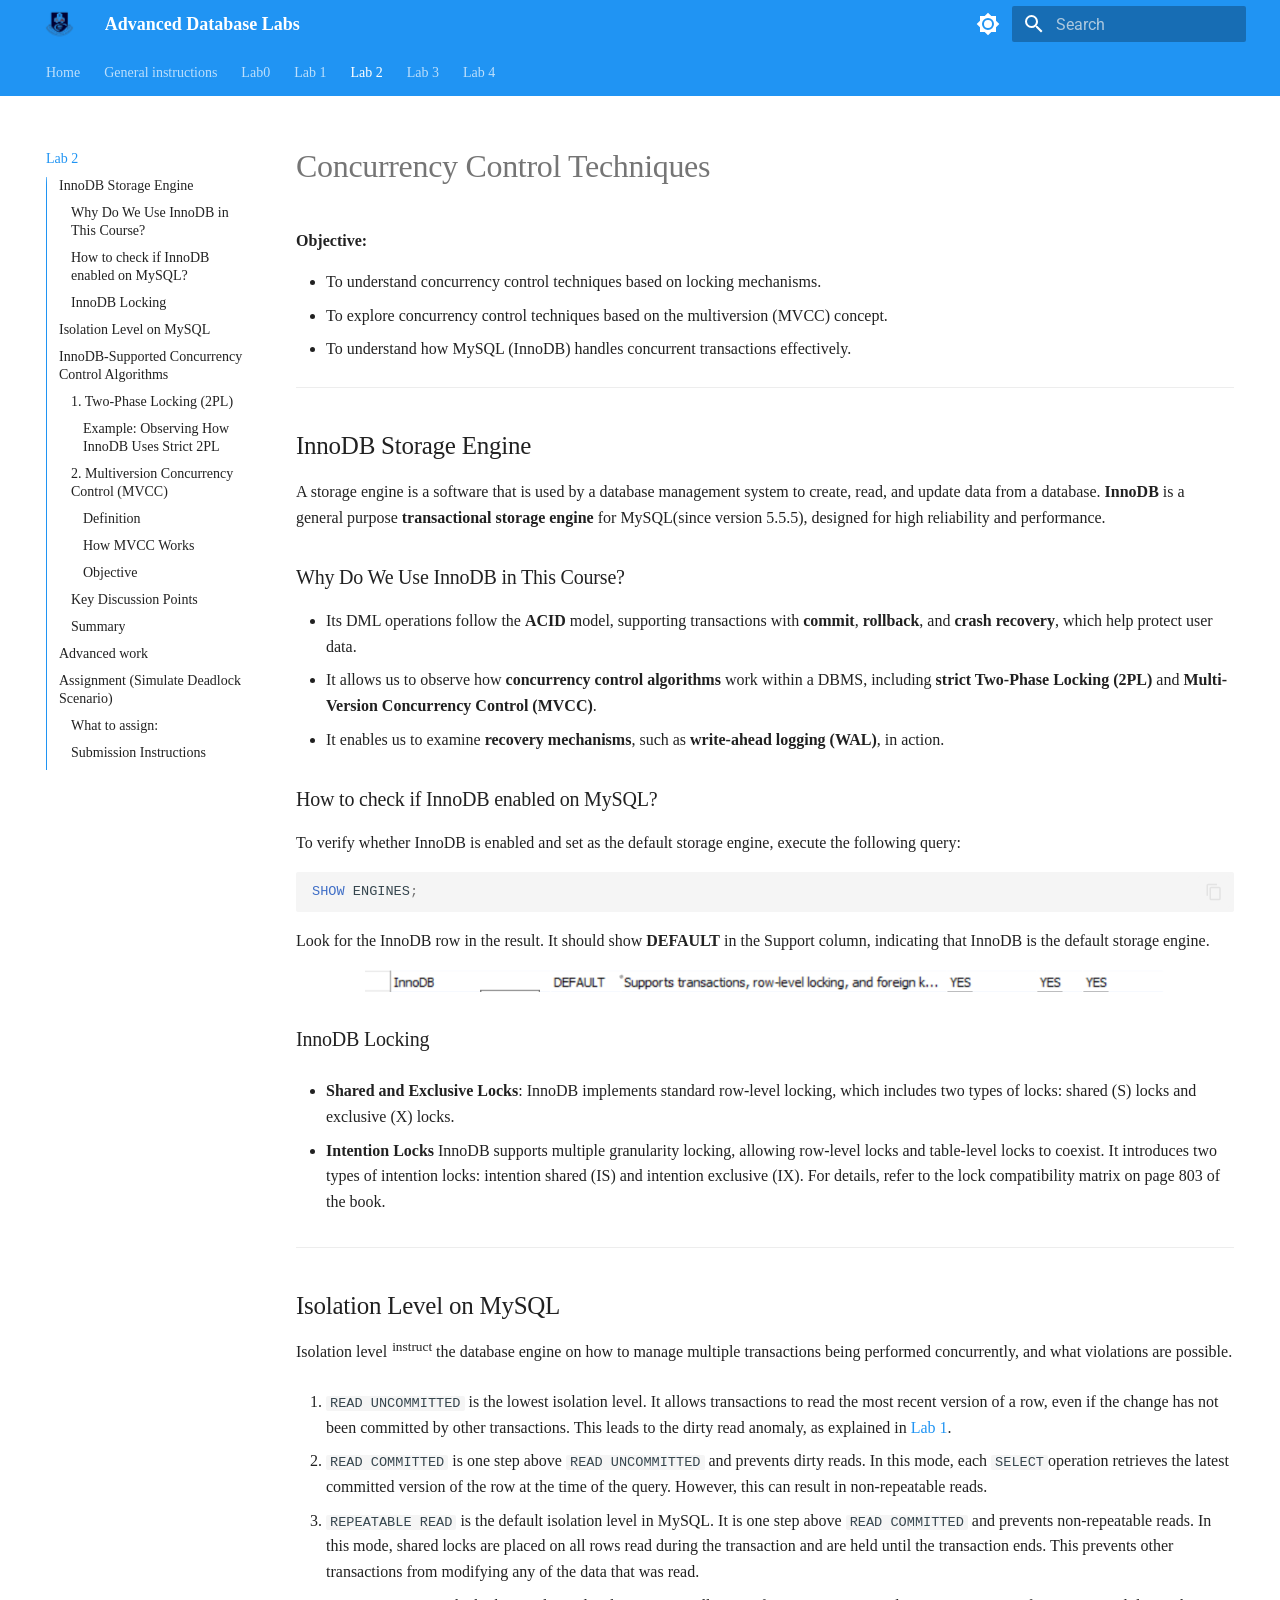
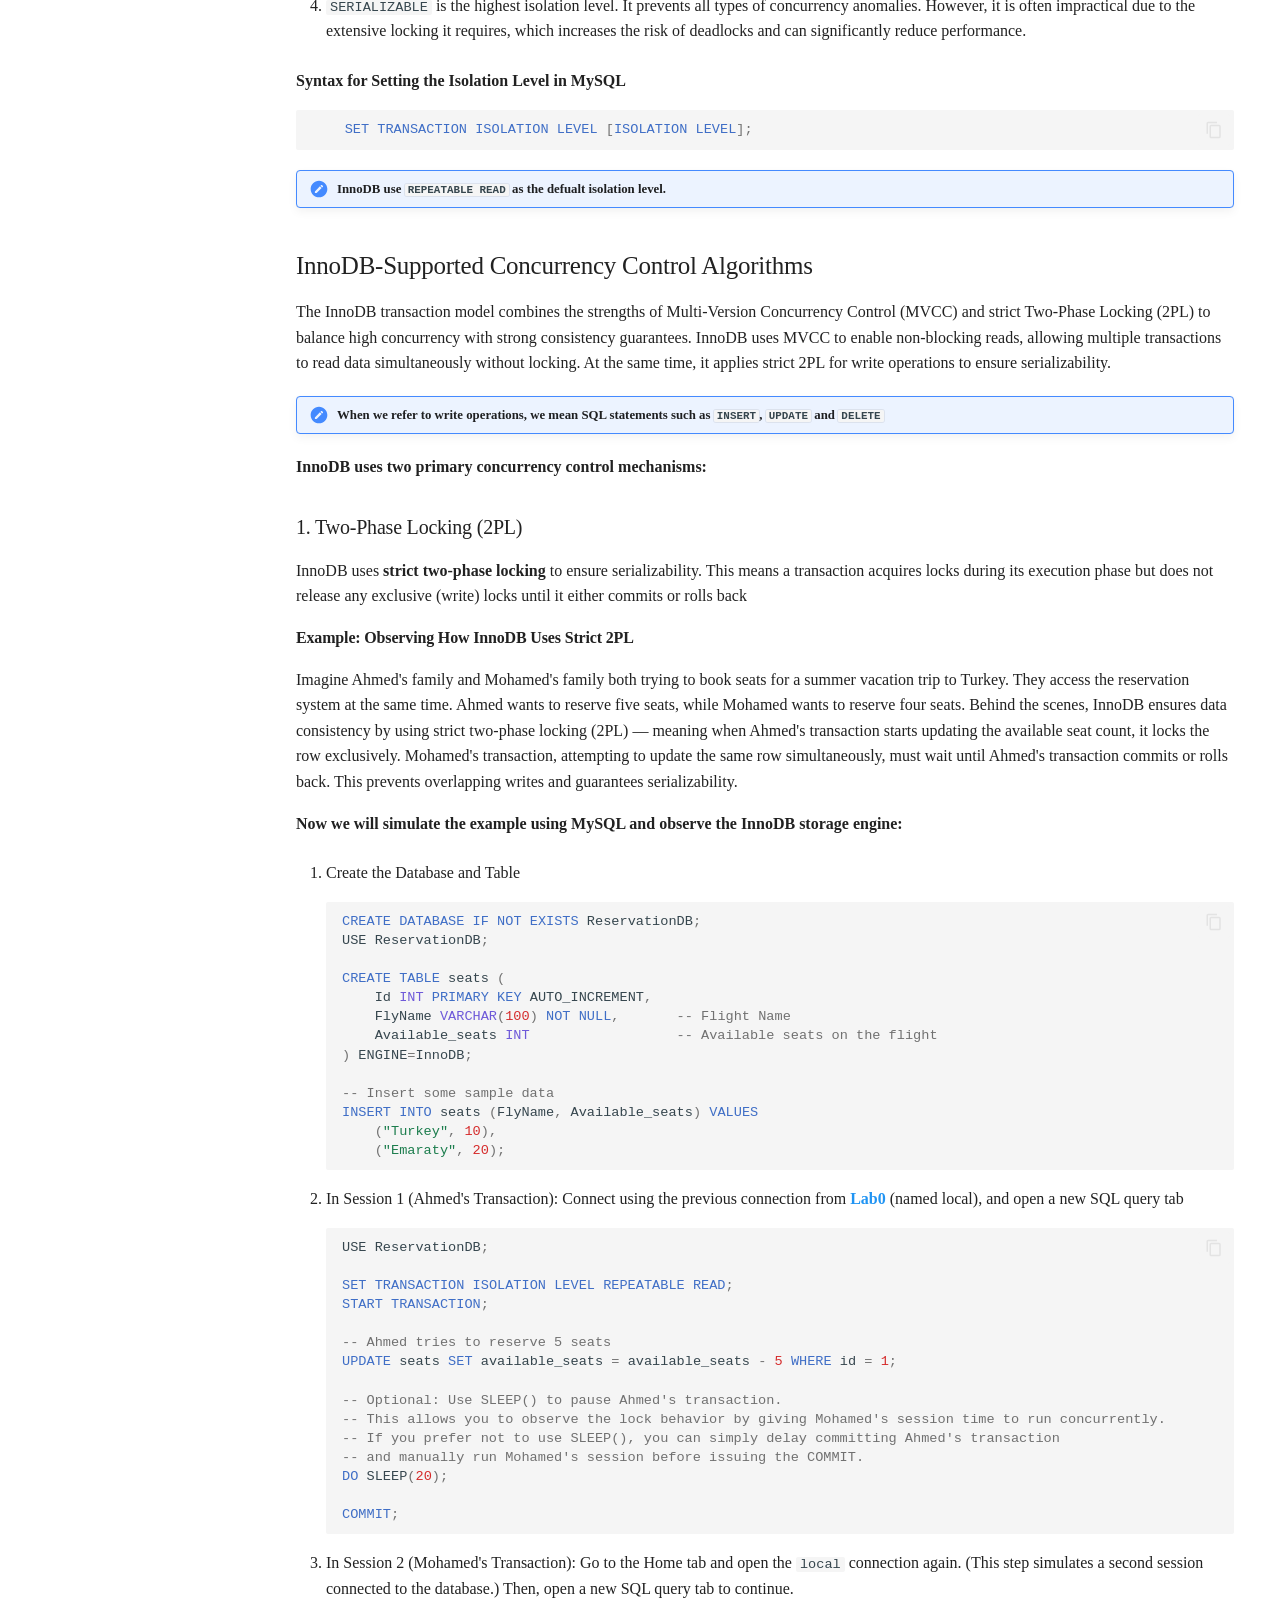
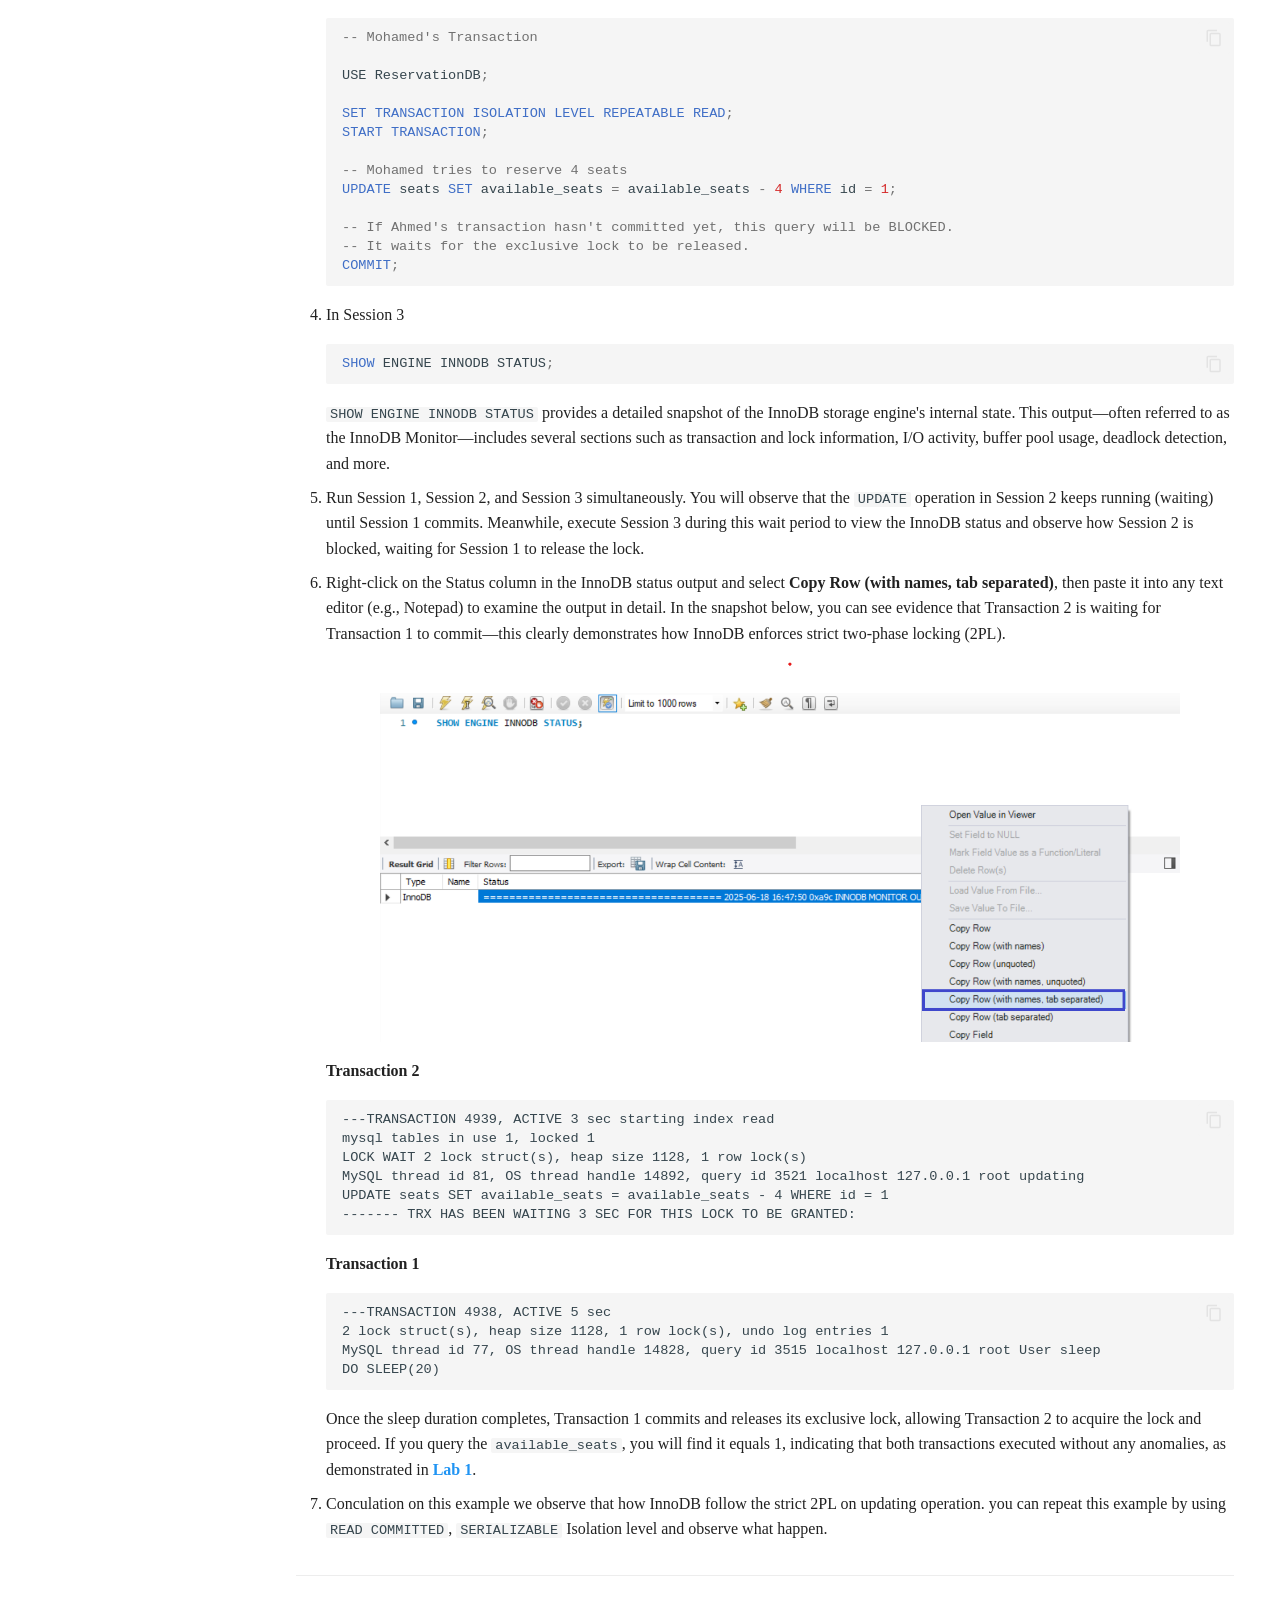
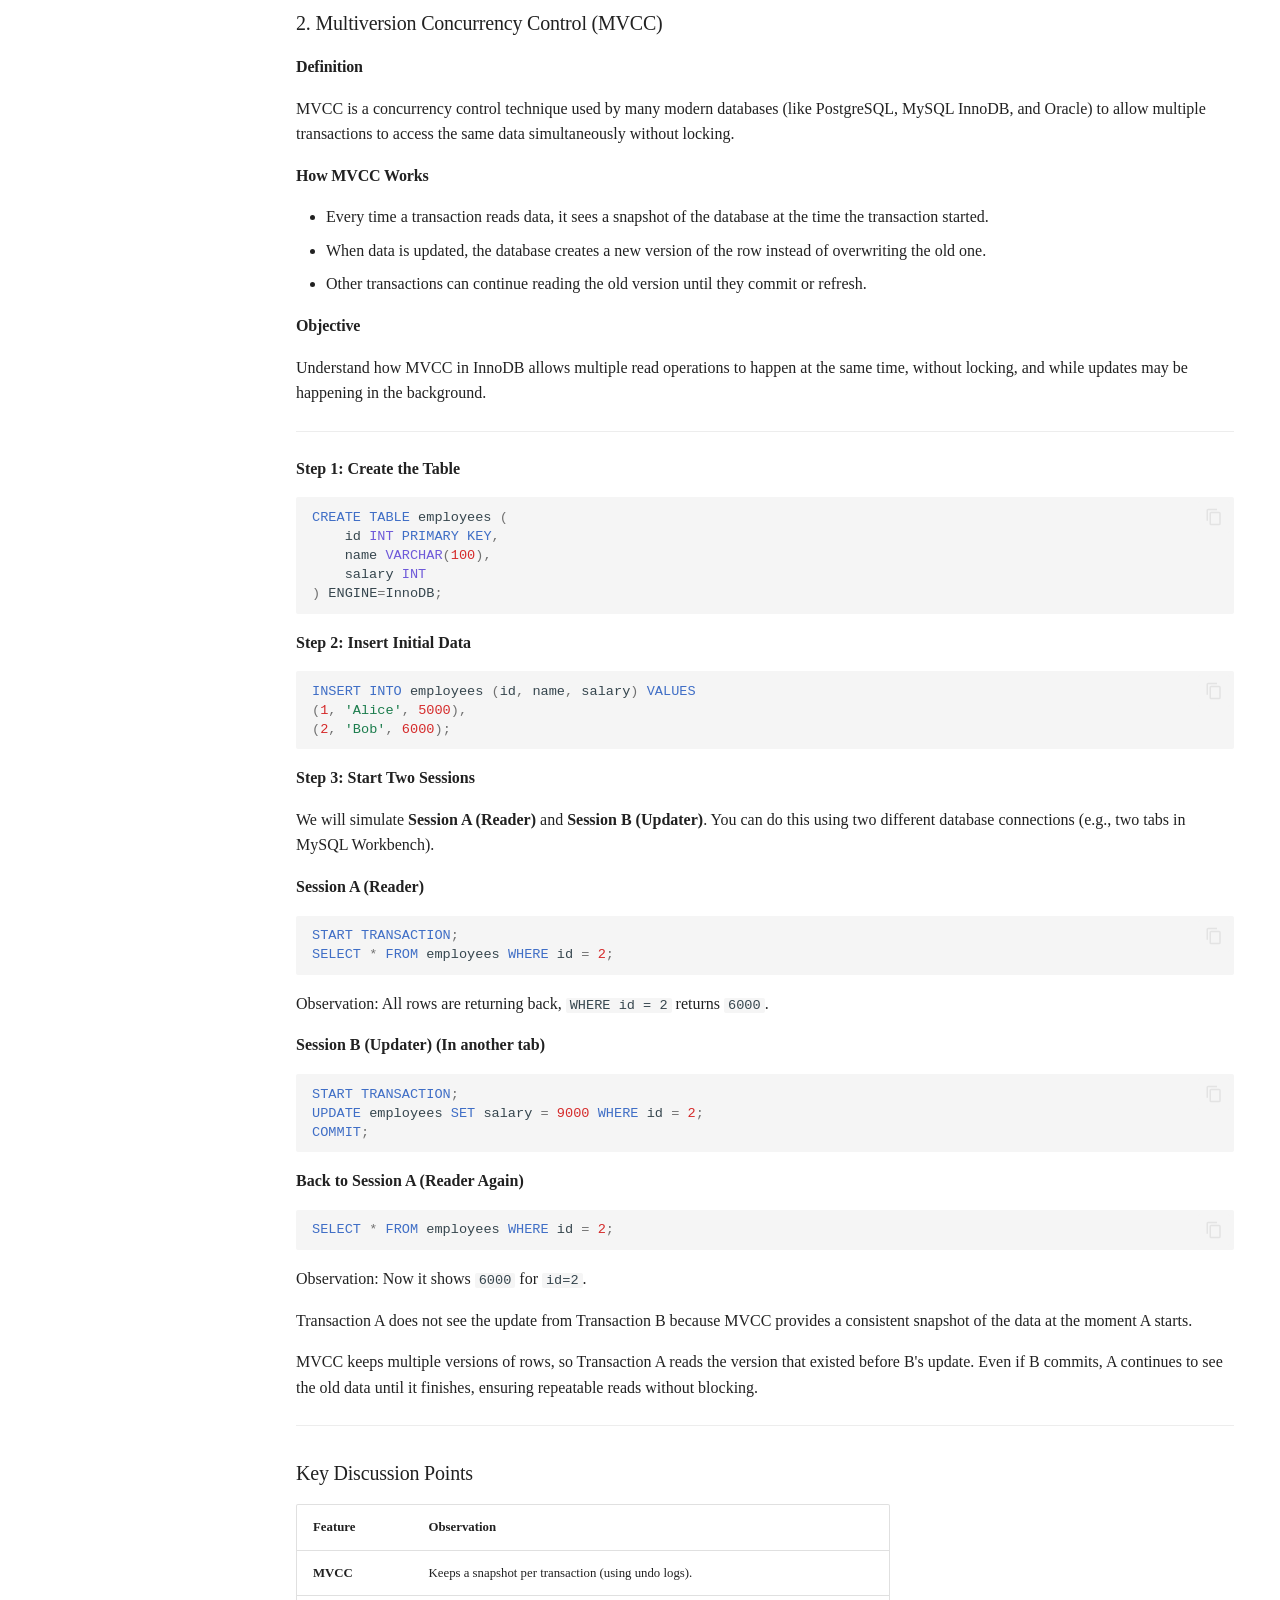
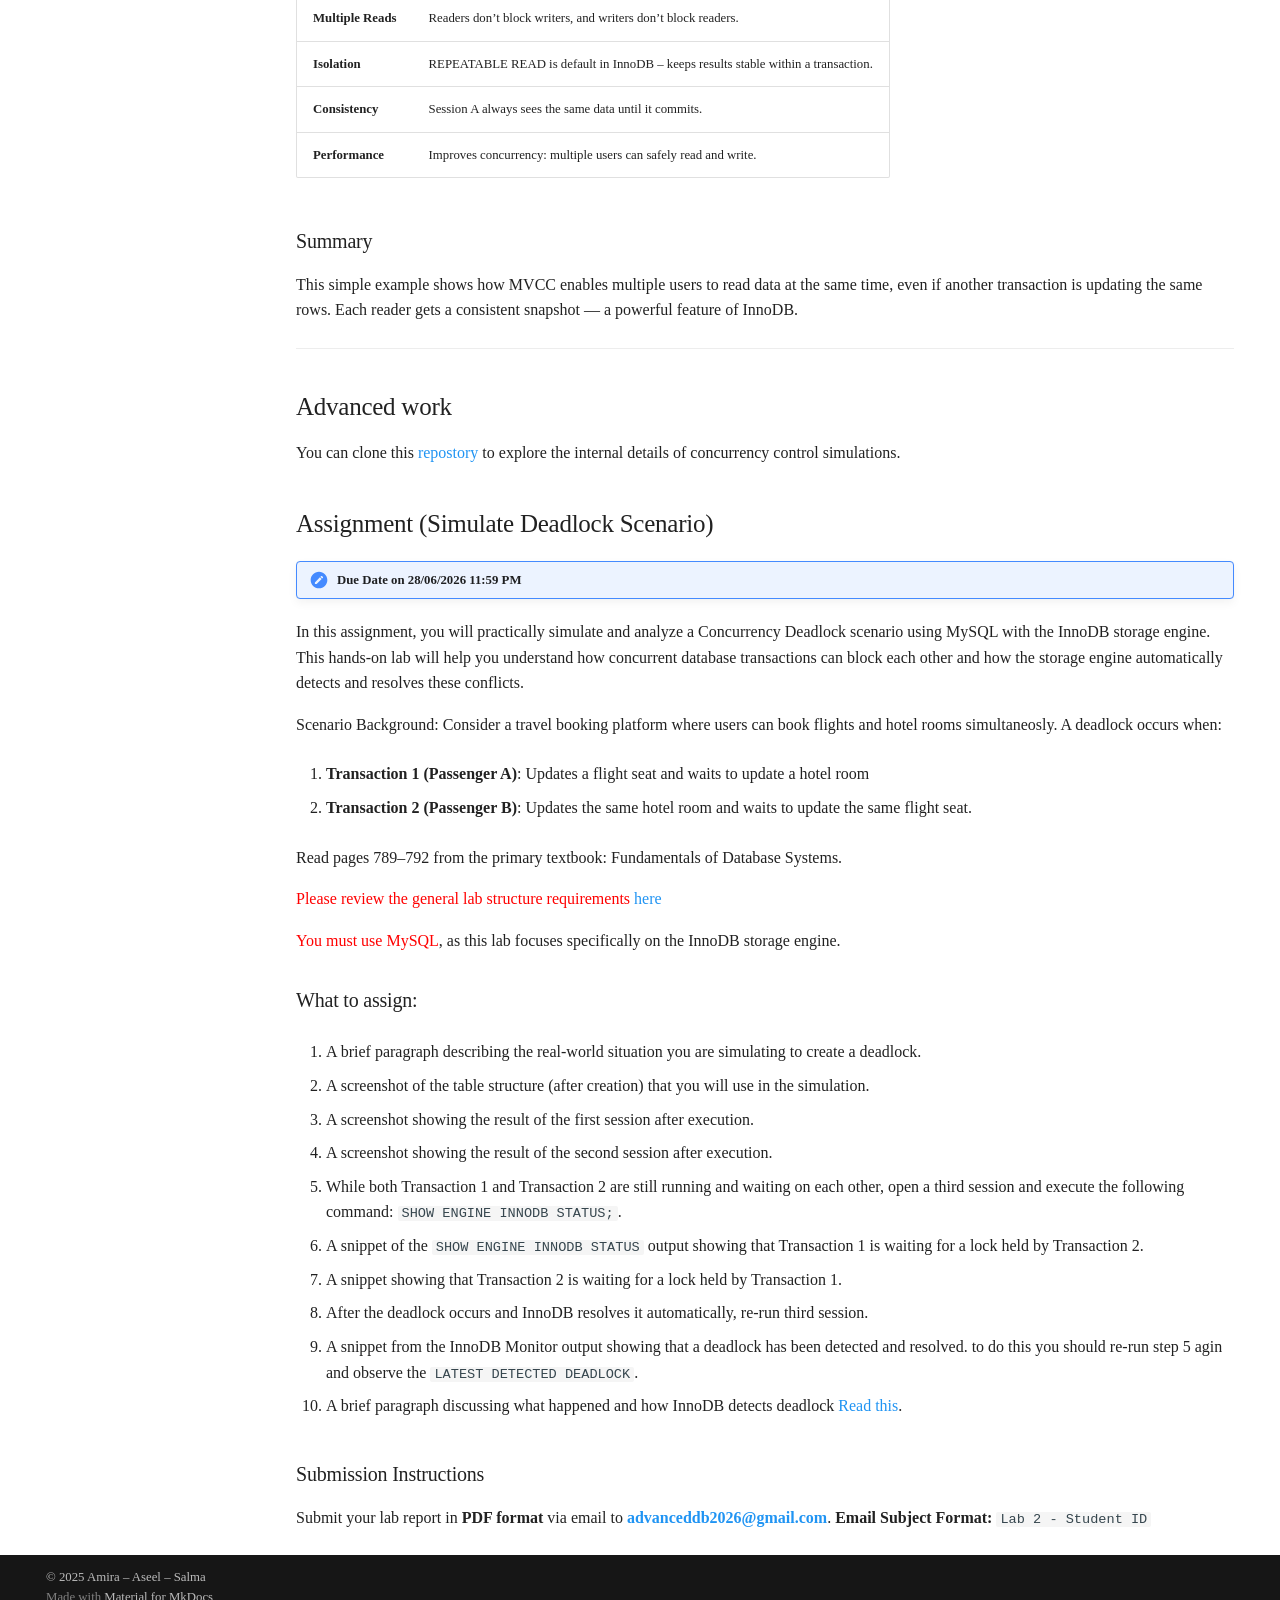
<file: Labs/Lab2/index.html>
<!doctype html>
<html lang="en" class="no-js">
  <head>
    
      <meta charset="utf-8">
      <meta name="viewport" content="width=device-width,initial-scale=1">
      
        <meta name="description" content="A collection of lab assignments for the ADB 2025 course.">
      
      
        <meta name="author" content="Amira Nasreldeein, Aseel, Salma">
      
      
      
        <link rel="prev" href="../Lab1/">
      
      
        <link rel="next" href="../Lab3/">
      
      
        
      
      
      <link rel="icon" href="../../image/fmsi.png">
      <meta name="generator" content="mkdocs-1.6.1, mkdocs-material-9.7.6">
    
    
      
        <title>Lab 2 - Advanced Database Labs</title>
      
    
    
      <link rel="stylesheet" href="../../assets/stylesheets/main.484c7ddc.min.css">
      
        
        <link rel="stylesheet" href="../../assets/stylesheets/palette.ab4e12ef.min.css">
      
      


    
    
      
    
    
      
        
        
        <link rel="preconnect" href="https://fonts.gstatic.com" crossorigin>
        <link rel="stylesheet" href="https://fonts.googleapis.com/css?family=Roboto:300,300i,400,400i,700,700i%7CRoboto+Mono:400,400i,700,700i&display=fallback">
        <style>:root{--md-text-font:"Roboto";--md-code-font:"Roboto Mono"}</style>
      
    
    
      <link rel="stylesheet" href="../../stylesheets/extra.css">
    
    <script>__md_scope=new URL("../..",location),__md_hash=e=>[...e].reduce(((e,_)=>(e<<5)-e+_.charCodeAt(0)),0),__md_get=(e,_=localStorage,t=__md_scope)=>JSON.parse(_.getItem(t.pathname+"."+e)),__md_set=(e,_,t=localStorage,a=__md_scope)=>{try{t.setItem(a.pathname+"."+e,JSON.stringify(_))}catch(e){}}</script>
    
      

    
    
  </head>
  
  
    
    
      
    
    
    
    
    <body dir="ltr" data-md-color-scheme="default" data-md-color-primary="blue" data-md-color-accent="pink">
  
    
    <input class="md-toggle" data-md-toggle="drawer" type="checkbox" id="__drawer" autocomplete="off">
    <input class="md-toggle" data-md-toggle="search" type="checkbox" id="__search" autocomplete="off">
    <label class="md-overlay" for="__drawer"></label>
    <div data-md-component="skip">
      
        
        <a href="#concurrency-control-techniques" class="md-skip">
          Skip to content
        </a>
      
    </div>
    <div data-md-component="announce">
      
    </div>
    
    
      

<header class="md-header" data-md-component="header">
  <nav class="md-header__inner md-grid" aria-label="Header">
    <a href="../.." title="Advanced Database Labs" class="md-header__button md-logo" aria-label="Advanced Database Labs" data-md-component="logo">
      
  <img src="../../image/fmsi.png" alt="logo">

    </a>
    <label class="md-header__button md-icon" for="__drawer">
      
      <svg xmlns="http://www.w3.org/2000/svg" viewBox="0 0 24 24"><path d="M3 6h18v2H3zm0 5h18v2H3zm0 5h18v2H3z"/></svg>
    </label>
    <div class="md-header__title" data-md-component="header-title">
      <div class="md-header__ellipsis">
        <div class="md-header__topic">
          <span class="md-ellipsis">
            Advanced Database Labs
          </span>
        </div>
        <div class="md-header__topic" data-md-component="header-topic">
          <span class="md-ellipsis">
            
              Lab 2
            
          </span>
        </div>
      </div>
    </div>
    
      
        <form class="md-header__option" data-md-component="palette">
  
    
    
    
    <input class="md-option" data-md-color-media="" data-md-color-scheme="default" data-md-color-primary="blue" data-md-color-accent="pink"  aria-label="Switch to dark mode"  type="radio" name="__palette" id="__palette_0">
    
      <label class="md-header__button md-icon" title="Switch to dark mode" for="__palette_1" hidden>
        <svg xmlns="http://www.w3.org/2000/svg" viewBox="0 0 24 24"><path d="M12 8a4 4 0 0 0-4 4 4 4 0 0 0 4 4 4 4 0 0 0 4-4 4 4 0 0 0-4-4m0 10a6 6 0 0 1-6-6 6 6 0 0 1 6-6 6 6 0 0 1 6 6 6 6 0 0 1-6 6m8-9.31V4h-4.69L12 .69 8.69 4H4v4.69L.69 12 4 15.31V20h4.69L12 23.31 15.31 20H20v-4.69L23.31 12z"/></svg>
      </label>
    
  
    
    
    
    <input class="md-option" data-md-color-media="" data-md-color-scheme="slate" data-md-color-primary="blue" data-md-color-accent="pink"  aria-label="Switch to light mode"  type="radio" name="__palette" id="__palette_1">
    
      <label class="md-header__button md-icon" title="Switch to light mode" for="__palette_0" hidden>
        <svg xmlns="http://www.w3.org/2000/svg" viewBox="0 0 24 24"><path d="M12 18c-.89 0-1.74-.2-2.5-.55C11.56 16.5 13 14.42 13 12s-1.44-4.5-3.5-5.45C10.26 6.2 11.11 6 12 6a6 6 0 0 1 6 6 6 6 0 0 1-6 6m8-9.31V4h-4.69L12 .69 8.69 4H4v4.69L.69 12 4 15.31V20h4.69L12 23.31 15.31 20H20v-4.69L23.31 12z"/></svg>
      </label>
    
  
</form>
      
    
    
      <script>var palette=__md_get("__palette");if(palette&&palette.color){if("(prefers-color-scheme)"===palette.color.media){var media=matchMedia("(prefers-color-scheme: light)"),input=document.querySelector(media.matches?"[data-md-color-media='(prefers-color-scheme: light)']":"[data-md-color-media='(prefers-color-scheme: dark)']");palette.color.media=input.getAttribute("data-md-color-media"),palette.color.scheme=input.getAttribute("data-md-color-scheme"),palette.color.primary=input.getAttribute("data-md-color-primary"),palette.color.accent=input.getAttribute("data-md-color-accent")}for(var[key,value]of Object.entries(palette.color))document.body.setAttribute("data-md-color-"+key,value)}</script>
    
    
    
      
      
        <label class="md-header__button md-icon" for="__search">
          
          <svg xmlns="http://www.w3.org/2000/svg" viewBox="0 0 24 24"><path d="M9.5 3A6.5 6.5 0 0 1 16 9.5c0 1.61-.59 3.09-1.56 4.23l.27.27h.79l5 5-1.5 1.5-5-5v-.79l-.27-.27A6.52 6.52 0 0 1 9.5 16 6.5 6.5 0 0 1 3 9.5 6.5 6.5 0 0 1 9.5 3m0 2C7 5 5 7 5 9.5S7 14 9.5 14 14 12 14 9.5 12 5 9.5 5"/></svg>
        </label>
        <div class="md-search" data-md-component="search" role="dialog">
  <label class="md-search__overlay" for="__search"></label>
  <div class="md-search__inner" role="search">
    <form class="md-search__form" name="search">
      <input type="text" class="md-search__input" name="query" aria-label="Search" placeholder="Search" autocapitalize="off" autocorrect="off" autocomplete="off" spellcheck="false" data-md-component="search-query" required>
      <label class="md-search__icon md-icon" for="__search">
        
        <svg xmlns="http://www.w3.org/2000/svg" viewBox="0 0 24 24"><path d="M9.5 3A6.5 6.5 0 0 1 16 9.5c0 1.61-.59 3.09-1.56 4.23l.27.27h.79l5 5-1.5 1.5-5-5v-.79l-.27-.27A6.52 6.52 0 0 1 9.5 16 6.5 6.5 0 0 1 3 9.5 6.5 6.5 0 0 1 9.5 3m0 2C7 5 5 7 5 9.5S7 14 9.5 14 14 12 14 9.5 12 5 9.5 5"/></svg>
        
        <svg xmlns="http://www.w3.org/2000/svg" viewBox="0 0 24 24"><path d="M20 11v2H8l5.5 5.5-1.42 1.42L4.16 12l7.92-7.92L13.5 5.5 8 11z"/></svg>
      </label>
      <nav class="md-search__options" aria-label="Search">
        
        <button type="reset" class="md-search__icon md-icon" title="Clear" aria-label="Clear" tabindex="-1">
          
          <svg xmlns="http://www.w3.org/2000/svg" viewBox="0 0 24 24"><path d="M19 6.41 17.59 5 12 10.59 6.41 5 5 6.41 10.59 12 5 17.59 6.41 19 12 13.41 17.59 19 19 17.59 13.41 12z"/></svg>
        </button>
      </nav>
      
        <div class="md-search__suggest" data-md-component="search-suggest"></div>
      
    </form>
    <div class="md-search__output">
      <div class="md-search__scrollwrap" tabindex="0" data-md-scrollfix>
        <div class="md-search-result" data-md-component="search-result">
          <div class="md-search-result__meta">
            Initializing search
          </div>
          <ol class="md-search-result__list" role="presentation"></ol>
        </div>
      </div>
    </div>
  </div>
</div>
      
    
    
  </nav>
  
</header>
    
    <div class="md-container" data-md-component="container">
      
      
        
          
            
<nav class="md-tabs" aria-label="Tabs" data-md-component="tabs">
  <div class="md-grid">
    <ul class="md-tabs__list">
      
        
  
  
  
  
    <li class="md-tabs__item">
      <a href="../.." class="md-tabs__link">
        
  
  
    
  
  Home

      </a>
    </li>
  

      
        
  
  
  
  
    <li class="md-tabs__item">
      <a href="../general_instructions/" class="md-tabs__link">
        
  
  
    
  
  General instructions

      </a>
    </li>
  

      
        
  
  
  
  
    <li class="md-tabs__item">
      <a href="../Lab0/" class="md-tabs__link">
        
  
  
    
  
  Lab0

      </a>
    </li>
  

      
        
  
  
  
  
    <li class="md-tabs__item">
      <a href="../Lab1/" class="md-tabs__link">
        
  
  
    
  
  Lab 1

      </a>
    </li>
  

      
        
  
  
  
    
  
  
    <li class="md-tabs__item md-tabs__item--active">
      <a href="./" class="md-tabs__link">
        
  
  
    
  
  Lab 2

      </a>
    </li>
  

      
        
  
  
  
  
    <li class="md-tabs__item">
      <a href="../Lab3/" class="md-tabs__link">
        
  
  
    
  
  Lab 3

      </a>
    </li>
  

      
        
  
  
  
  
    <li class="md-tabs__item">
      <a href="../Lab4/" class="md-tabs__link">
        
  
  
    
  
  Lab 4

      </a>
    </li>
  

      
    </ul>
  </div>
</nav>
          
        
      
      <main class="md-main" data-md-component="main">
        <div class="md-main__inner md-grid">
          
            
              
              <div class="md-sidebar md-sidebar--primary" data-md-component="sidebar" data-md-type="navigation" >
                <div class="md-sidebar__scrollwrap">
                  <div class="md-sidebar__inner">
                    


  


  

<nav class="md-nav md-nav--primary md-nav--lifted md-nav--integrated" aria-label="Navigation" data-md-level="0">
  <label class="md-nav__title" for="__drawer">
    <a href="../.." title="Advanced Database Labs" class="md-nav__button md-logo" aria-label="Advanced Database Labs" data-md-component="logo">
      
  <img src="../../image/fmsi.png" alt="logo">

    </a>
    Advanced Database Labs
  </label>
  
  <ul class="md-nav__list" data-md-scrollfix>
    
      
      
  
  
  
  
    <li class="md-nav__item">
      <a href="../.." class="md-nav__link">
        
  
  
  <span class="md-ellipsis">
    
  
    Home
  

    
  </span>
  
  

      </a>
    </li>
  

    
      
      
  
  
  
  
    <li class="md-nav__item">
      <a href="../general_instructions/" class="md-nav__link">
        
  
  
  <span class="md-ellipsis">
    
  
    General instructions
  

    
  </span>
  
  

      </a>
    </li>
  

    
      
      
  
  
  
  
    <li class="md-nav__item">
      <a href="../Lab0/" class="md-nav__link">
        
  
  
  <span class="md-ellipsis">
    
  
    Lab0
  

    
  </span>
  
  

      </a>
    </li>
  

    
      
      
  
  
  
  
    <li class="md-nav__item">
      <a href="../Lab1/" class="md-nav__link">
        
  
  
  <span class="md-ellipsis">
    
  
    Lab 1
  

    
  </span>
  
  

      </a>
    </li>
  

    
      
      
  
  
    
  
  
  
    <li class="md-nav__item md-nav__item--active">
      
      <input class="md-nav__toggle md-toggle" type="checkbox" id="__toc">
      
      
        
      
      
        <label class="md-nav__link md-nav__link--active" for="__toc">
          
  
  
  <span class="md-ellipsis">
    
  
    Lab 2
  

    
  </span>
  
  

          <span class="md-nav__icon md-icon"></span>
        </label>
      
      <a href="./" class="md-nav__link md-nav__link--active">
        
  
  
  <span class="md-ellipsis">
    
  
    Lab 2
  

    
  </span>
  
  

      </a>
      
        

<nav class="md-nav md-nav--secondary" aria-label="Table of contents">
  
  
  
    
  
  
    <label class="md-nav__title" for="__toc">
      <span class="md-nav__icon md-icon"></span>
      Table of contents
    </label>
    <ul class="md-nav__list" data-md-component="toc" data-md-scrollfix>
      
        <li class="md-nav__item">
  <a href="#innodb-storage-engine" class="md-nav__link">
    <span class="md-ellipsis">
      
        InnoDB Storage Engine
      
    </span>
  </a>
  
    <nav class="md-nav" aria-label="InnoDB Storage Engine">
      <ul class="md-nav__list">
        
          <li class="md-nav__item">
  <a href="#why-do-we-use-innodb-in-this-course" class="md-nav__link">
    <span class="md-ellipsis">
      
        Why Do We Use InnoDB in This Course?
      
    </span>
  </a>
  
</li>
        
          <li class="md-nav__item">
  <a href="#how-to-check-if-innodb-enabled-on-mysql" class="md-nav__link">
    <span class="md-ellipsis">
      
        How to check if InnoDB enabled on MySQL?
      
    </span>
  </a>
  
</li>
        
          <li class="md-nav__item">
  <a href="#innodb-locking" class="md-nav__link">
    <span class="md-ellipsis">
      
        InnoDB Locking
      
    </span>
  </a>
  
</li>
        
      </ul>
    </nav>
  
</li>
      
        <li class="md-nav__item">
  <a href="#isolation-level-on-mysql" class="md-nav__link">
    <span class="md-ellipsis">
      
        Isolation Level on MySQL
      
    </span>
  </a>
  
</li>
      
        <li class="md-nav__item">
  <a href="#innodb-supported-concurrency-control-algorithms" class="md-nav__link">
    <span class="md-ellipsis">
      
        InnoDB-Supported Concurrency Control Algorithms
      
    </span>
  </a>
  
    <nav class="md-nav" aria-label="InnoDB-Supported Concurrency Control Algorithms">
      <ul class="md-nav__list">
        
          <li class="md-nav__item">
  <a href="#1-two-phase-locking-2pl" class="md-nav__link">
    <span class="md-ellipsis">
      
        1. Two-Phase Locking (2PL)
      
    </span>
  </a>
  
    <nav class="md-nav" aria-label="1. Two-Phase Locking (2PL)">
      <ul class="md-nav__list">
        
          <li class="md-nav__item">
  <a href="#example-observing-how-innodb-uses-strict-2pl" class="md-nav__link">
    <span class="md-ellipsis">
      
        Example: Observing How InnoDB Uses Strict 2PL
      
    </span>
  </a>
  
</li>
        
      </ul>
    </nav>
  
</li>
        
          <li class="md-nav__item">
  <a href="#2-multiversion-concurrency-control-mvcc" class="md-nav__link">
    <span class="md-ellipsis">
      
        2. Multiversion Concurrency Control (MVCC)
      
    </span>
  </a>
  
    <nav class="md-nav" aria-label="2. Multiversion Concurrency Control (MVCC)">
      <ul class="md-nav__list">
        
          <li class="md-nav__item">
  <a href="#definition" class="md-nav__link">
    <span class="md-ellipsis">
      
        Definition
      
    </span>
  </a>
  
</li>
        
          <li class="md-nav__item">
  <a href="#how-mvcc-works" class="md-nav__link">
    <span class="md-ellipsis">
      
        How MVCC Works
      
    </span>
  </a>
  
</li>
        
          <li class="md-nav__item">
  <a href="#objective" class="md-nav__link">
    <span class="md-ellipsis">
      
        Objective
      
    </span>
  </a>
  
</li>
        
      </ul>
    </nav>
  
</li>
        
          <li class="md-nav__item">
  <a href="#key-discussion-points" class="md-nav__link">
    <span class="md-ellipsis">
      
        Key Discussion Points
      
    </span>
  </a>
  
</li>
        
          <li class="md-nav__item">
  <a href="#summary" class="md-nav__link">
    <span class="md-ellipsis">
      
        Summary
      
    </span>
  </a>
  
</li>
        
      </ul>
    </nav>
  
</li>
      
        <li class="md-nav__item">
  <a href="#advanced-work" class="md-nav__link">
    <span class="md-ellipsis">
      
        Advanced work
      
    </span>
  </a>
  
</li>
      
        <li class="md-nav__item">
  <a href="#assignment-simulate-deadlock-scenario" class="md-nav__link">
    <span class="md-ellipsis">
      
        Assignment (Simulate Deadlock Scenario)
      
    </span>
  </a>
  
    <nav class="md-nav" aria-label="Assignment (Simulate Deadlock Scenario)">
      <ul class="md-nav__list">
        
          <li class="md-nav__item">
  <a href="#what-to-assign" class="md-nav__link">
    <span class="md-ellipsis">
      
        What to assign:
      
    </span>
  </a>
  
</li>
        
          <li class="md-nav__item">
  <a href="#submission-instructions" class="md-nav__link">
    <span class="md-ellipsis">
      
        Submission Instructions
      
    </span>
  </a>
  
</li>
        
      </ul>
    </nav>
  
</li>
      
    </ul>
  
</nav>
      
    </li>
  

    
      
      
  
  
  
  
    <li class="md-nav__item">
      <a href="../Lab3/" class="md-nav__link">
        
  
  
  <span class="md-ellipsis">
    
  
    Lab 3
  

    
  </span>
  
  

      </a>
    </li>
  

    
      
      
  
  
  
  
    <li class="md-nav__item">
      <a href="../Lab4/" class="md-nav__link">
        
  
  
  <span class="md-ellipsis">
    
  
    Lab 4
  

    
  </span>
  
  

      </a>
    </li>
  

    
  </ul>
</nav>
                  </div>
                </div>
              </div>
            
            
          
          
            <div class="md-content" data-md-component="content">
              
              <article class="md-content__inner md-typeset">
                
                  



<h1 id="concurrency-control-techniques">Concurrency Control Techniques</h1>
<p><strong>Objective:</strong></p>
<ul>
<li>To understand concurrency control techniques based on locking mechanisms.</li>
<li>To explore concurrency control techniques based on the multiversion (MVCC) concept.</li>
<li>To understand how MySQL (InnoDB) handles concurrent transactions effectively.</li>
</ul>
<hr />
<h2 id="innodb-storage-engine">InnoDB Storage Engine</h2>
<p>A storage engine is a software that is used by a database management system to create, read, and update data from a database. <strong>InnoDB</strong> is a general purpose <strong>transactional storage engine</strong> for MySQL(since version 5.5.5), designed for high reliability and performance.</p>
<h3 id="why-do-we-use-innodb-in-this-course">Why Do We Use InnoDB in This Course?</h3>
<ul>
<li>Its DML operations follow the <strong>ACID</strong> model, supporting transactions with <strong>commit</strong>, <strong>rollback</strong>, and <strong>crash recovery</strong>, which help protect user data.</li>
<li>It allows us to observe how <strong>concurrency control algorithms</strong> work within a DBMS, including <strong>strict Two-Phase Locking (2PL)</strong> and <strong>Multi-Version Concurrency Control (MVCC)</strong>.</li>
<li>It enables us to examine <strong>recovery mechanisms</strong>, such as <strong>write-ahead logging (WAL)</strong>, in action.</li>
</ul>
<h3 id="how-to-check-if-innodb-enabled-on-mysql">How to check if InnoDB enabled on MySQL?</h3>
<p>To verify whether InnoDB is enabled and set as the default storage engine, execute the following query:</p>
<p><div class="highlight"><pre><span></span><code><a id="__codelineno-0-1" name="__codelineno-0-1" href="#__codelineno-0-1"></a><span class="k">SHOW</span><span class="w"> </span><span class="n">ENGINES</span><span class="p">;</span>
</code></pre></div>
Look for the InnoDB row in the result. It should show <strong>DEFAULT</strong> in the Support column, indicating that InnoDB is the default storage engine.</p>
<figure>
<img alt="InnoDB" src="../images/InnoDB.png" width="800" />
</figure>
<h3 id="innodb-locking">InnoDB Locking</h3>
<ul>
<li>
<p><strong>Shared and Exclusive Locks</strong>: InnoDB implements standard row-level locking, which includes two types of locks: shared (S) locks and exclusive (X) locks.</p>
</li>
<li>
<p><strong>Intention Locks</strong> InnoDB supports multiple granularity locking, allowing row-level locks and table-level locks to coexist. It introduces two types of intention locks: intention shared (IS) and intention exclusive (IX). For details, refer to the lock compatibility matrix on page 803 of the book.</p>
</li>
</ul>
<hr />
<h2 id="isolation-level-on-mysql">Isolation Level on MySQL</h2>
<p>Isolation level <sup>instruct</sup> the database engine on how to manage multiple transactions being performed concurrently, and what violations are possible.</p>
<ol>
<li>
<p><code>READ UNCOMMITTED</code> is the lowest isolation level. It allows transactions to read the most recent version of a row, even if the change has not been committed by other transactions. This leads to the dirty read anomaly, as explained in <a href="../Lab1/">Lab 1</a>.</p>
</li>
<li>
<p><code>READ COMMITTED</code>  is one step above <code>READ UNCOMMITTED</code> and prevents dirty reads. In this mode, each <code>SELECT</code>operation retrieves the latest committed version of the row at the time of the query. However, this can result in non-repeatable reads.</p>
</li>
<li>
<p><code>REPEATABLE READ</code> is the default isolation level in MySQL. It is one step above <code>READ COMMITTED</code> and prevents non-repeatable reads. In this mode, shared locks are placed on all rows read during the transaction and are held until the transaction ends. This prevents other transactions from modifying any of the data that was read.</p>
</li>
<li>
<p><code>SERIALIZABLE</code>  is the highest isolation level. It prevents all types of concurrency anomalies. However, it is often impractical due to the extensive locking it requires, which increases the risk of deadlocks and can significantly reduce performance.</p>
</li>
</ol>
<p><strong>Syntax for Setting the Isolation Level in MySQL</strong></p>
<div class="highlight"><pre><span></span><code><a id="__codelineno-1-1" name="__codelineno-1-1" href="#__codelineno-1-1"></a><span class="w">    </span><span class="k">SET</span><span class="w"> </span><span class="k">TRANSACTION</span><span class="w"> </span><span class="k">ISOLATION</span><span class="w"> </span><span class="k">LEVEL</span><span class="w"> </span><span class="p">[</span><span class="k">ISOLATION</span><span class="w"> </span><span class="k">LEVEL</span><span class="p">];</span>
</code></pre></div>
<div class="admonition note">
<p class="admonition-title">InnoDB use <code>REPEATABLE READ</code> as the defualt isolation level.</p>
</div>
<h2 id="innodb-supported-concurrency-control-algorithms">InnoDB-Supported Concurrency Control Algorithms</h2>
<p>The InnoDB transaction model combines the strengths of Multi-Version Concurrency Control (MVCC) and strict Two-Phase Locking (2PL) to balance high concurrency with strong consistency guarantees. InnoDB uses MVCC to enable non-blocking reads, allowing multiple transactions to read data simultaneously without locking. At the same time, it applies strict 2PL for write operations to ensure serializability.</p>
<div class="admonition note">
<p class="admonition-title">When we refer to write operations, we mean SQL statements such as <code>INSERT</code>, <code>UPDATE</code> and <code>DELETE</code></p>
</div>
<p><strong>InnoDB uses two primary concurrency control mechanisms:</strong></p>
<h3 id="1-two-phase-locking-2pl">1. Two-Phase Locking (2PL)</h3>
<p>InnoDB uses <strong>strict two-phase locking</strong> to ensure serializability. This means a transaction acquires locks during its execution phase but does not release any exclusive (write) locks until it either commits or rolls back</p>
<h4 id="example-observing-how-innodb-uses-strict-2pl">Example: Observing How InnoDB Uses Strict 2PL</h4>
<p>Imagine Ahmed's family and Mohamed's family both trying to book seats for a summer vacation trip to Turkey. They access the reservation system at the same time. Ahmed wants to reserve five seats, while Mohamed wants to reserve four seats. Behind the scenes, InnoDB ensures data consistency by using strict two-phase locking (2PL) — meaning when Ahmed's transaction starts updating the available seat count, it locks the row exclusively. Mohamed's transaction, attempting to update the same row simultaneously, must wait until Ahmed's transaction commits or rolls back. This prevents overlapping writes and guarantees serializability.</p>
<p><strong>Now we will simulate the example using MySQL and observe the InnoDB storage engine:</strong></p>
<ol>
<li>
<p>Create the Database and Table
    <div class="highlight"><pre><span></span><code><a id="__codelineno-2-1" name="__codelineno-2-1" href="#__codelineno-2-1"></a><span class="k">CREATE</span><span class="w"> </span><span class="k">DATABASE</span><span class="w"> </span><span class="k">IF</span><span class="w"> </span><span class="k">NOT</span><span class="w"> </span><span class="k">EXISTS</span><span class="w"> </span><span class="n">ReservationDB</span><span class="p">;</span>
<a id="__codelineno-2-2" name="__codelineno-2-2" href="#__codelineno-2-2"></a><span class="n">USE</span><span class="w"> </span><span class="n">ReservationDB</span><span class="p">;</span>
<a id="__codelineno-2-3" name="__codelineno-2-3" href="#__codelineno-2-3"></a>
<a id="__codelineno-2-4" name="__codelineno-2-4" href="#__codelineno-2-4"></a><span class="k">CREATE</span><span class="w"> </span><span class="k">TABLE</span><span class="w"> </span><span class="n">seats</span><span class="w"> </span><span class="p">(</span>
<a id="__codelineno-2-5" name="__codelineno-2-5" href="#__codelineno-2-5"></a><span class="w">    </span><span class="n">Id</span><span class="w"> </span><span class="nb">INT</span><span class="w"> </span><span class="k">PRIMARY</span><span class="w"> </span><span class="k">KEY</span><span class="w"> </span><span class="n">AUTO_INCREMENT</span><span class="p">,</span>
<a id="__codelineno-2-6" name="__codelineno-2-6" href="#__codelineno-2-6"></a><span class="w">    </span><span class="n">FlyName</span><span class="w"> </span><span class="nb">VARCHAR</span><span class="p">(</span><span class="mi">100</span><span class="p">)</span><span class="w"> </span><span class="k">NOT</span><span class="w"> </span><span class="k">NULL</span><span class="p">,</span><span class="w">       </span><span class="c1">-- Flight Name</span>
<a id="__codelineno-2-7" name="__codelineno-2-7" href="#__codelineno-2-7"></a><span class="w">    </span><span class="n">Available_seats</span><span class="w"> </span><span class="nb">INT</span><span class="w">                  </span><span class="c1">-- Available seats on the flight</span>
<a id="__codelineno-2-8" name="__codelineno-2-8" href="#__codelineno-2-8"></a><span class="p">)</span><span class="w"> </span><span class="n">ENGINE</span><span class="o">=</span><span class="n">InnoDB</span><span class="p">;</span>
<a id="__codelineno-2-9" name="__codelineno-2-9" href="#__codelineno-2-9"></a>
<a id="__codelineno-2-10" name="__codelineno-2-10" href="#__codelineno-2-10"></a><span class="c1">-- Insert some sample data</span>
<a id="__codelineno-2-11" name="__codelineno-2-11" href="#__codelineno-2-11"></a><span class="k">INSERT</span><span class="w"> </span><span class="k">INTO</span><span class="w"> </span><span class="n">seats</span><span class="w"> </span><span class="p">(</span><span class="n">FlyName</span><span class="p">,</span><span class="w"> </span><span class="n">Available_seats</span><span class="p">)</span><span class="w"> </span><span class="k">VALUES</span><span class="w"> </span>
<a id="__codelineno-2-12" name="__codelineno-2-12" href="#__codelineno-2-12"></a><span class="w">    </span><span class="p">(</span><span class="ss">&quot;Turkey&quot;</span><span class="p">,</span><span class="w"> </span><span class="mi">10</span><span class="p">),</span>
<a id="__codelineno-2-13" name="__codelineno-2-13" href="#__codelineno-2-13"></a><span class="w">    </span><span class="p">(</span><span class="ss">&quot;Emaraty&quot;</span><span class="p">,</span><span class="w"> </span><span class="mi">20</span><span class="p">);</span>
</code></pre></div></p>
</li>
<li>
<p>In Session 1 (Ahmed's Transaction): Connect using the previous connection from <a href="../Lab0/"><strong>Lab0</strong></a> (named local), and open a new SQL query tab</p>
<div class="highlight"><pre><span></span><code><a id="__codelineno-3-1" name="__codelineno-3-1" href="#__codelineno-3-1"></a><span class="n">USE</span><span class="w"> </span><span class="n">ReservationDB</span><span class="p">;</span>
<a id="__codelineno-3-2" name="__codelineno-3-2" href="#__codelineno-3-2"></a>
<a id="__codelineno-3-3" name="__codelineno-3-3" href="#__codelineno-3-3"></a><span class="k">SET</span><span class="w"> </span><span class="k">TRANSACTION</span><span class="w"> </span><span class="k">ISOLATION</span><span class="w"> </span><span class="k">LEVEL</span><span class="w"> </span><span class="k">REPEATABLE</span><span class="w"> </span><span class="k">READ</span><span class="p">;</span>
<a id="__codelineno-3-4" name="__codelineno-3-4" href="#__codelineno-3-4"></a><span class="k">START</span><span class="w"> </span><span class="k">TRANSACTION</span><span class="p">;</span>
<a id="__codelineno-3-5" name="__codelineno-3-5" href="#__codelineno-3-5"></a>
<a id="__codelineno-3-6" name="__codelineno-3-6" href="#__codelineno-3-6"></a><span class="c1">-- Ahmed tries to reserve 5 seats</span>
<a id="__codelineno-3-7" name="__codelineno-3-7" href="#__codelineno-3-7"></a><span class="k">UPDATE</span><span class="w"> </span><span class="n">seats</span><span class="w"> </span><span class="k">SET</span><span class="w"> </span><span class="n">available_seats</span><span class="w"> </span><span class="o">=</span><span class="w"> </span><span class="n">available_seats</span><span class="w"> </span><span class="o">-</span><span class="w"> </span><span class="mi">5</span><span class="w"> </span><span class="k">WHERE</span><span class="w"> </span><span class="n">id</span><span class="w"> </span><span class="o">=</span><span class="w"> </span><span class="mi">1</span><span class="p">;</span>
<a id="__codelineno-3-8" name="__codelineno-3-8" href="#__codelineno-3-8"></a>
<a id="__codelineno-3-9" name="__codelineno-3-9" href="#__codelineno-3-9"></a><span class="c1">-- Optional: Use SLEEP() to pause Ahmed&#39;s transaction. </span>
<a id="__codelineno-3-10" name="__codelineno-3-10" href="#__codelineno-3-10"></a><span class="c1">-- This allows you to observe the lock behavior by giving Mohamed&#39;s session time to run concurrently.</span>
<a id="__codelineno-3-11" name="__codelineno-3-11" href="#__codelineno-3-11"></a><span class="c1">-- If you prefer not to use SLEEP(), you can simply delay committing Ahmed&#39;s transaction </span>
<a id="__codelineno-3-12" name="__codelineno-3-12" href="#__codelineno-3-12"></a><span class="c1">-- and manually run Mohamed&#39;s session before issuing the COMMIT.</span>
<a id="__codelineno-3-13" name="__codelineno-3-13" href="#__codelineno-3-13"></a><span class="k">DO</span><span class="w"> </span><span class="n">SLEEP</span><span class="p">(</span><span class="mi">20</span><span class="p">);</span><span class="w">  </span>
<a id="__codelineno-3-14" name="__codelineno-3-14" href="#__codelineno-3-14"></a>
<a id="__codelineno-3-15" name="__codelineno-3-15" href="#__codelineno-3-15"></a><span class="k">COMMIT</span><span class="p">;</span>
</code></pre></div>
</li>
<li>
<p>In Session 2 (Mohamed's Transaction): Go to the Home tab and open the <code>local</code> connection again. (This step simulates a second session connected to the database.) Then, open a new SQL query tab to continue.
    <div class="highlight"><pre><span></span><code><a id="__codelineno-4-1" name="__codelineno-4-1" href="#__codelineno-4-1"></a><span class="c1">-- Mohamed&#39;s Transaction</span>
<a id="__codelineno-4-2" name="__codelineno-4-2" href="#__codelineno-4-2"></a>
<a id="__codelineno-4-3" name="__codelineno-4-3" href="#__codelineno-4-3"></a><span class="n">USE</span><span class="w"> </span><span class="n">ReservationDB</span><span class="p">;</span>
<a id="__codelineno-4-4" name="__codelineno-4-4" href="#__codelineno-4-4"></a>
<a id="__codelineno-4-5" name="__codelineno-4-5" href="#__codelineno-4-5"></a><span class="k">SET</span><span class="w"> </span><span class="k">TRANSACTION</span><span class="w"> </span><span class="k">ISOLATION</span><span class="w"> </span><span class="k">LEVEL</span><span class="w"> </span><span class="k">REPEATABLE</span><span class="w"> </span><span class="k">READ</span><span class="p">;</span>
<a id="__codelineno-4-6" name="__codelineno-4-6" href="#__codelineno-4-6"></a><span class="k">START</span><span class="w"> </span><span class="k">TRANSACTION</span><span class="p">;</span>
<a id="__codelineno-4-7" name="__codelineno-4-7" href="#__codelineno-4-7"></a>
<a id="__codelineno-4-8" name="__codelineno-4-8" href="#__codelineno-4-8"></a><span class="c1">-- Mohamed tries to reserve 4 seats</span>
<a id="__codelineno-4-9" name="__codelineno-4-9" href="#__codelineno-4-9"></a><span class="k">UPDATE</span><span class="w"> </span><span class="n">seats</span><span class="w"> </span><span class="k">SET</span><span class="w"> </span><span class="n">available_seats</span><span class="w"> </span><span class="o">=</span><span class="w"> </span><span class="n">available_seats</span><span class="w"> </span><span class="o">-</span><span class="w"> </span><span class="mi">4</span><span class="w"> </span><span class="k">WHERE</span><span class="w"> </span><span class="n">id</span><span class="w"> </span><span class="o">=</span><span class="w"> </span><span class="mi">1</span><span class="p">;</span>
<a id="__codelineno-4-10" name="__codelineno-4-10" href="#__codelineno-4-10"></a>
<a id="__codelineno-4-11" name="__codelineno-4-11" href="#__codelineno-4-11"></a><span class="c1">-- If Ahmed&#39;s transaction hasn&#39;t committed yet, this query will be BLOCKED.</span>
<a id="__codelineno-4-12" name="__codelineno-4-12" href="#__codelineno-4-12"></a><span class="c1">-- It waits for the exclusive lock to be released.</span>
<a id="__codelineno-4-13" name="__codelineno-4-13" href="#__codelineno-4-13"></a><span class="k">COMMIT</span><span class="p">;</span>
</code></pre></div></p>
</li>
<li>
<p>In Session 3
    <div class="highlight"><pre><span></span><code><a id="__codelineno-5-1" name="__codelineno-5-1" href="#__codelineno-5-1"></a><span class="k">SHOW</span><span class="w"> </span><span class="n">ENGINE</span><span class="w"> </span><span class="n">INNODB</span><span class="w"> </span><span class="n">STATUS</span><span class="p">;</span>
</code></pre></div>
    <code>SHOW ENGINE INNODB STATUS</code> provides a detailed snapshot of the InnoDB storage engine's internal state. This output—often referred to as the InnoDB Monitor—includes several sections such as transaction and lock information, I/O activity, buffer pool usage, deadlock detection, and more.</p>
</li>
<li>
<p>Run Session 1, Session 2, and Session 3 simultaneously. You will observe that the <code>UPDATE</code> operation in  Session 2 keeps running (waiting) until Session 1 commits. Meanwhile, execute Session 3 during this wait period to view the InnoDB status and observe how Session 2 is blocked, waiting for Session 1 to release the lock.</p>
</li>
<li>
<p>Right-click on the Status column in the InnoDB status output and select <strong>Copy Row (with names, tab separated)</strong>, then paste it into any text editor (e.g., Notepad) to examine the output in detail. In the snapshot below, you can see evidence that Transaction 2 is waiting for Transaction 1 to commit—this clearly demonstrates how InnoDB enforces strict two-phase locking (2PL).
    <figure markdown="span">
        <img alt="InnoDB" src="../images/InnoDB-Output.png" width="800" />
    </figure>
    <strong>Transaction 2</strong>
    <div class="highlight"><pre><span></span><code><a id="__codelineno-6-1" name="__codelineno-6-1" href="#__codelineno-6-1"></a>---TRANSACTION 4939, ACTIVE 3 sec starting index read
<a id="__codelineno-6-2" name="__codelineno-6-2" href="#__codelineno-6-2"></a>mysql tables in use 1, locked 1
<a id="__codelineno-6-3" name="__codelineno-6-3" href="#__codelineno-6-3"></a>LOCK WAIT 2 lock struct(s), heap size 1128, 1 row lock(s)
<a id="__codelineno-6-4" name="__codelineno-6-4" href="#__codelineno-6-4"></a>MySQL thread id 81, OS thread handle 14892, query id 3521 localhost 127.0.0.1 root updating
<a id="__codelineno-6-5" name="__codelineno-6-5" href="#__codelineno-6-5"></a>UPDATE seats SET available_seats = available_seats - 4 WHERE id = 1
<a id="__codelineno-6-6" name="__codelineno-6-6" href="#__codelineno-6-6"></a>------- TRX HAS BEEN WAITING 3 SEC FOR THIS LOCK TO BE GRANTED:
</code></pre></div>
    <strong>Transaction 1</strong>
    <div class="highlight"><pre><span></span><code><a id="__codelineno-7-1" name="__codelineno-7-1" href="#__codelineno-7-1"></a>---TRANSACTION 4938, ACTIVE 5 sec
<a id="__codelineno-7-2" name="__codelineno-7-2" href="#__codelineno-7-2"></a>2 lock struct(s), heap size 1128, 1 row lock(s), undo log entries 1
<a id="__codelineno-7-3" name="__codelineno-7-3" href="#__codelineno-7-3"></a>MySQL thread id 77, OS thread handle 14828, query id 3515 localhost 127.0.0.1 root User sleep
<a id="__codelineno-7-4" name="__codelineno-7-4" href="#__codelineno-7-4"></a>DO SLEEP(20)
</code></pre></div>
    Once the sleep duration completes, Transaction 1 commits and releases its exclusive lock, allowing Transaction 2 to acquire the lock and proceed. If you query the <code>available_seats</code>, you will find it equals 1, indicating that both transactions executed without any anomalies, as demonstrated in <a href="../Lab1/"><strong>Lab 1</strong></a>.</p>
</li>
<li>
<p>Conculation on this example we observe that how InnoDB follow the strict 2PL on updating operation. you can repeat this example by using <code>READ COMMITTED</code>, <code>SERIALIZABLE</code> Isolation level and observe what happen.</p>
</li>
</ol>
<hr />
<h3 id="2-multiversion-concurrency-control-mvcc">2. Multiversion Concurrency Control (MVCC)</h3>
<h4 id="definition">Definition</h4>
<p>MVCC is a concurrency control technique used by many modern databases (like PostgreSQL, MySQL InnoDB, and Oracle) to allow multiple transactions to access the same data simultaneously without locking.</p>
<h4 id="how-mvcc-works">How MVCC Works</h4>
<ul>
<li>Every time a transaction reads data, it sees a snapshot of the database at the time the transaction started.</li>
<li>When data is updated, the database creates a new version of the row instead of overwriting the old one.</li>
<li>Other transactions can continue reading the old version until they commit or refresh.</li>
</ul>
<h4 id="objective">Objective</h4>
<p>Understand how MVCC in InnoDB allows multiple read operations to happen at the same time, without locking, and while updates may be happening in the background.</p>
<hr />
<p><strong>Step 1: Create the Table</strong>
<div class="highlight"><pre><span></span><code><a id="__codelineno-8-1" name="__codelineno-8-1" href="#__codelineno-8-1"></a><span class="k">CREATE</span><span class="w"> </span><span class="k">TABLE</span><span class="w"> </span><span class="n">employees</span><span class="w"> </span><span class="p">(</span>
<a id="__codelineno-8-2" name="__codelineno-8-2" href="#__codelineno-8-2"></a><span class="w">    </span><span class="n">id</span><span class="w"> </span><span class="nb">INT</span><span class="w"> </span><span class="k">PRIMARY</span><span class="w"> </span><span class="k">KEY</span><span class="p">,</span>
<a id="__codelineno-8-3" name="__codelineno-8-3" href="#__codelineno-8-3"></a><span class="w">    </span><span class="n">name</span><span class="w"> </span><span class="nb">VARCHAR</span><span class="p">(</span><span class="mi">100</span><span class="p">),</span>
<a id="__codelineno-8-4" name="__codelineno-8-4" href="#__codelineno-8-4"></a><span class="w">    </span><span class="n">salary</span><span class="w"> </span><span class="nb">INT</span>
<a id="__codelineno-8-5" name="__codelineno-8-5" href="#__codelineno-8-5"></a><span class="p">)</span><span class="w"> </span><span class="n">ENGINE</span><span class="o">=</span><span class="n">InnoDB</span><span class="p">;</span>
</code></pre></div>
<strong>Step 2: Insert Initial Data</strong></p>
<div class="highlight"><pre><span></span><code><a id="__codelineno-9-1" name="__codelineno-9-1" href="#__codelineno-9-1"></a><span class="k">INSERT</span><span class="w"> </span><span class="k">INTO</span><span class="w"> </span><span class="n">employees</span><span class="w"> </span><span class="p">(</span><span class="n">id</span><span class="p">,</span><span class="w"> </span><span class="n">name</span><span class="p">,</span><span class="w"> </span><span class="n">salary</span><span class="p">)</span><span class="w"> </span><span class="k">VALUES</span>
<a id="__codelineno-9-2" name="__codelineno-9-2" href="#__codelineno-9-2"></a><span class="p">(</span><span class="mi">1</span><span class="p">,</span><span class="w"> </span><span class="s1">&#39;Alice&#39;</span><span class="p">,</span><span class="w"> </span><span class="mi">5000</span><span class="p">),</span>
<a id="__codelineno-9-3" name="__codelineno-9-3" href="#__codelineno-9-3"></a><span class="p">(</span><span class="mi">2</span><span class="p">,</span><span class="w"> </span><span class="s1">&#39;Bob&#39;</span><span class="p">,</span><span class="w"> </span><span class="mi">6000</span><span class="p">);</span>
</code></pre></div>
<p><strong>Step 3: Start Two Sessions</strong></p>
<p>We will simulate <strong>Session A (Reader)</strong> and <strong>Session B (Updater)</strong>. You can do this using two different database connections (e.g., two tabs in MySQL Workbench).</p>
<p><strong>Session A (Reader)</strong> 
<div class="highlight"><pre><span></span><code><a id="__codelineno-10-1" name="__codelineno-10-1" href="#__codelineno-10-1"></a><span class="k">START</span><span class="w"> </span><span class="k">TRANSACTION</span><span class="p">;</span>
<a id="__codelineno-10-2" name="__codelineno-10-2" href="#__codelineno-10-2"></a><span class="k">SELECT</span><span class="w"> </span><span class="o">*</span><span class="w"> </span><span class="k">FROM</span><span class="w"> </span><span class="n">employees</span><span class="w"> </span><span class="k">WHERE</span><span class="w"> </span><span class="n">id</span><span class="w"> </span><span class="o">=</span><span class="w"> </span><span class="mi">2</span><span class="p">;</span>
</code></pre></div>
Observation:
All rows are returning back, <code>WHERE id = 2</code> returns <code>6000</code>.</p>
<p><strong>Session B (Updater) (In another tab)</strong>
<div class="highlight"><pre><span></span><code><a id="__codelineno-11-1" name="__codelineno-11-1" href="#__codelineno-11-1"></a><span class="k">START</span><span class="w"> </span><span class="k">TRANSACTION</span><span class="p">;</span>
<a id="__codelineno-11-2" name="__codelineno-11-2" href="#__codelineno-11-2"></a><span class="k">UPDATE</span><span class="w"> </span><span class="n">employees</span><span class="w"> </span><span class="k">SET</span><span class="w"> </span><span class="n">salary</span><span class="w"> </span><span class="o">=</span><span class="w"> </span><span class="mi">9000</span><span class="w"> </span><span class="k">WHERE</span><span class="w"> </span><span class="n">id</span><span class="w"> </span><span class="o">=</span><span class="w"> </span><span class="mi">2</span><span class="p">;</span>
<a id="__codelineno-11-3" name="__codelineno-11-3" href="#__codelineno-11-3"></a><span class="k">COMMIT</span><span class="p">;</span>
</code></pre></div></p>
<p><strong>Back to Session A (Reader Again)</strong>
<div class="highlight"><pre><span></span><code><a id="__codelineno-12-1" name="__codelineno-12-1" href="#__codelineno-12-1"></a><span class="k">SELECT</span><span class="w"> </span><span class="o">*</span><span class="w"> </span><span class="k">FROM</span><span class="w"> </span><span class="n">employees</span><span class="w"> </span><span class="k">WHERE</span><span class="w"> </span><span class="n">id</span><span class="w"> </span><span class="o">=</span><span class="w"> </span><span class="mi">2</span><span class="p">;</span>
</code></pre></div>
Observation:
Now it shows <code>6000</code> for <code>id=2</code>.</p>
<p>Transaction A does not see the update from Transaction B because MVCC provides a consistent snapshot of the data at the moment A starts.</p>
<p>MVCC keeps multiple versions of rows, so Transaction A reads the version that existed before B's update. Even if B commits, A continues to see the old data until it finishes, ensuring repeatable reads without blocking.</p>
<hr />
<h3 id="key-discussion-points">Key Discussion Points</h3>
<table>
<thead>
<tr>
<th>Feature</th>
<th>Observation</th>
</tr>
</thead>
<tbody>
<tr>
<td><strong>MVCC</strong></td>
<td>Keeps a snapshot per transaction (using undo logs).</td>
</tr>
<tr>
<td><strong>Multiple Reads</strong></td>
<td>Readers don’t block writers, and writers don’t block readers.</td>
</tr>
<tr>
<td><strong>Isolation</strong></td>
<td>REPEATABLE READ is default in InnoDB – keeps results stable within a transaction.</td>
</tr>
<tr>
<td><strong>Consistency</strong></td>
<td>Session A always sees the same data until it commits.</td>
</tr>
<tr>
<td><strong>Performance</strong></td>
<td>Improves concurrency: multiple users can safely read and write.</td>
</tr>
</tbody>
</table>
<h3 id="summary">Summary</h3>
<p>This simple example shows how MVCC enables multiple users to read data at the same time, even if another transaction is updating the same rows. Each reader gets a consistent snapshot — a powerful feature of InnoDB.</p>
<hr />
<h2 id="advanced-work">Advanced work</h2>
<p>You can clone this <a href="https://github.com/mikeleo03/Database-Concurrency-Control/tree/main">repostory</a> to explore the internal details of concurrency control simulations.</p>
<h2 id="assignment-simulate-deadlock-scenario">Assignment (Simulate Deadlock Scenario)</h2>
<div class="admonition attention">
<p class="admonition-title">Due Date on 28/06/2026 11:59 PM</p>
</div>
<p>In this assignment, you will practically simulate and analyze a Concurrency Deadlock scenario using MySQL with the InnoDB storage engine. This hands-on lab will help you understand how concurrent database transactions can block each other and how the storage engine automatically detects and resolves these conflicts.</p>
<p>Scenario Background:
Consider a travel booking platform where users can book flights and hotel rooms simultaneosly. A deadlock occurs when:</p>
<ol>
<li>
<p><strong>Transaction 1 (Passenger A)</strong>: Updates a flight seat and waits to update a hotel room</p>
</li>
<li>
<p><strong>Transaction 2 (Passenger B)</strong>: Updates the same hotel room and waits to update the same flight seat.</p>
</li>
</ol>
<p>Read pages 789–792 from the primary textbook: Fundamentals of Database Systems.</p>
<p><span style="color: red;"> Please review the general lab structure requirements <a href="../general_instructions/">here</a> </span></p>
<p><span style="color: red;">You must use MySQL</span>, as this lab focuses specifically on the InnoDB storage engine.</p>
<h3 id="what-to-assign">What to assign:</h3>
<ol>
<li>
<p>A brief paragraph describing the real-world situation you are simulating to create a deadlock.</p>
</li>
<li>
<p>A screenshot of the table structure (after creation) that you will use in the simulation.</p>
</li>
<li>
<p>A screenshot showing the result of the first session after execution.</p>
</li>
<li>
<p>A screenshot showing the result of the second session after execution.</p>
</li>
<li>
<p>While both Transaction 1 and Transaction 2 are still running and waiting on each other, open a third session and execute the following command: <code>SHOW ENGINE INNODB STATUS;</code>.</p>
</li>
<li>
<p>A snippet of the <code>SHOW ENGINE INNODB STATUS</code> output showing that Transaction 1 is waiting for a lock held by Transaction 2.</p>
</li>
<li>
<p>A snippet showing that Transaction 2 is waiting for a lock held by Transaction 1.</p>
</li>
<li>
<p>After the deadlock occurs and InnoDB resolves it automatically, re-run third session. </p>
</li>
<li>
<p>A snippet from the InnoDB Monitor output showing that a deadlock has been detected and resolved. to do this you should re-run step 5 agin and observe the <code>LATEST DETECTED DEADLOCK</code>.</p>
</li>
<li>
<p>A brief paragraph discussing what happened and how InnoDB detects deadlock <a href="https://dev.mysql.com/doc/refman/8.4/en/innodb-deadlock-detection.html">Read this</a>.</p>
</li>
</ol>
<h3 id="submission-instructions">Submission Instructions</h3>
<p>Submit your lab report in <strong>PDF format</strong> via email to <strong><a href="mailto:advanceddb2026@gmail.com">advanceddb2026@gmail.com</a></strong>.
<strong>Email Subject Format:</strong> <code>Lab 2 - Student ID</code></p>












                
              </article>
            </div>
          
          
  <script>var tabs=__md_get("__tabs");if(Array.isArray(tabs))e:for(var set of document.querySelectorAll(".tabbed-set")){var labels=set.querySelector(".tabbed-labels");for(var tab of tabs)for(var label of labels.getElementsByTagName("label"))if(label.innerText.trim()===tab){var input=document.getElementById(label.htmlFor);input.checked=!0;continue e}}</script>

<script>var target=document.getElementById(location.hash.slice(1));target&&target.name&&(target.checked=target.name.startsWith("__tabbed_"))</script>
        </div>
        
          <button type="button" class="md-top md-icon" data-md-component="top" hidden>
  
  <svg xmlns="http://www.w3.org/2000/svg" viewBox="0 0 24 24"><path d="M13 20h-2V8l-5.5 5.5-1.42-1.42L12 4.16l7.92 7.92-1.42 1.42L13 8z"/></svg>
  Back to top
</button>
        
      </main>
      
        <footer class="md-footer">
  
  <div class="md-footer-meta md-typeset">
    <div class="md-footer-meta__inner md-grid">
      <div class="md-copyright">
  
    <div class="md-copyright__highlight">
      © 2025 Amira – Aseel – Salma
    </div>
  
  
    Made with
    <a href="https://squidfunk.github.io/mkdocs-material/" target="_blank" rel="noopener">
      Material for MkDocs
    </a>
  
</div>
      
    </div>
  </div>
</footer>
      
    </div>
    <div class="md-dialog" data-md-component="dialog">
      <div class="md-dialog__inner md-typeset"></div>
    </div>
    
    
    
      
      
      <script id="__config" type="application/json">{"annotate": null, "base": "../..", "features": ["navigation.tabs", "navigation.sections", "toc.integrate", "content.tooltips", "navigation.top", "search.suggest", "search.highlight", "content.tabs.link", "content.code.annotate", "content.code.copy", "content.code.select", "content.code.expand", "content.code.fold", "content.code.line_numbers", "content.code.highlight", "content.code.language", "content.code.title", "content.code.wrap"], "search": "../../assets/javascripts/workers/search.2c215733.min.js", "tags": null, "translations": {"clipboard.copied": "Copied to clipboard", "clipboard.copy": "Copy to clipboard", "search.result.more.one": "1 more on this page", "search.result.more.other": "# more on this page", "search.result.none": "No matching documents", "search.result.one": "1 matching document", "search.result.other": "# matching documents", "search.result.placeholder": "Type to start searching", "search.result.term.missing": "Missing", "select.version": "Select version"}, "version": null}</script>
    
    
      <script src="../../assets/javascripts/bundle.79ae519e.min.js"></script>
      
        <script src="../../js/open_links.js"></script>
      
    
  </body>
</html>
</file>
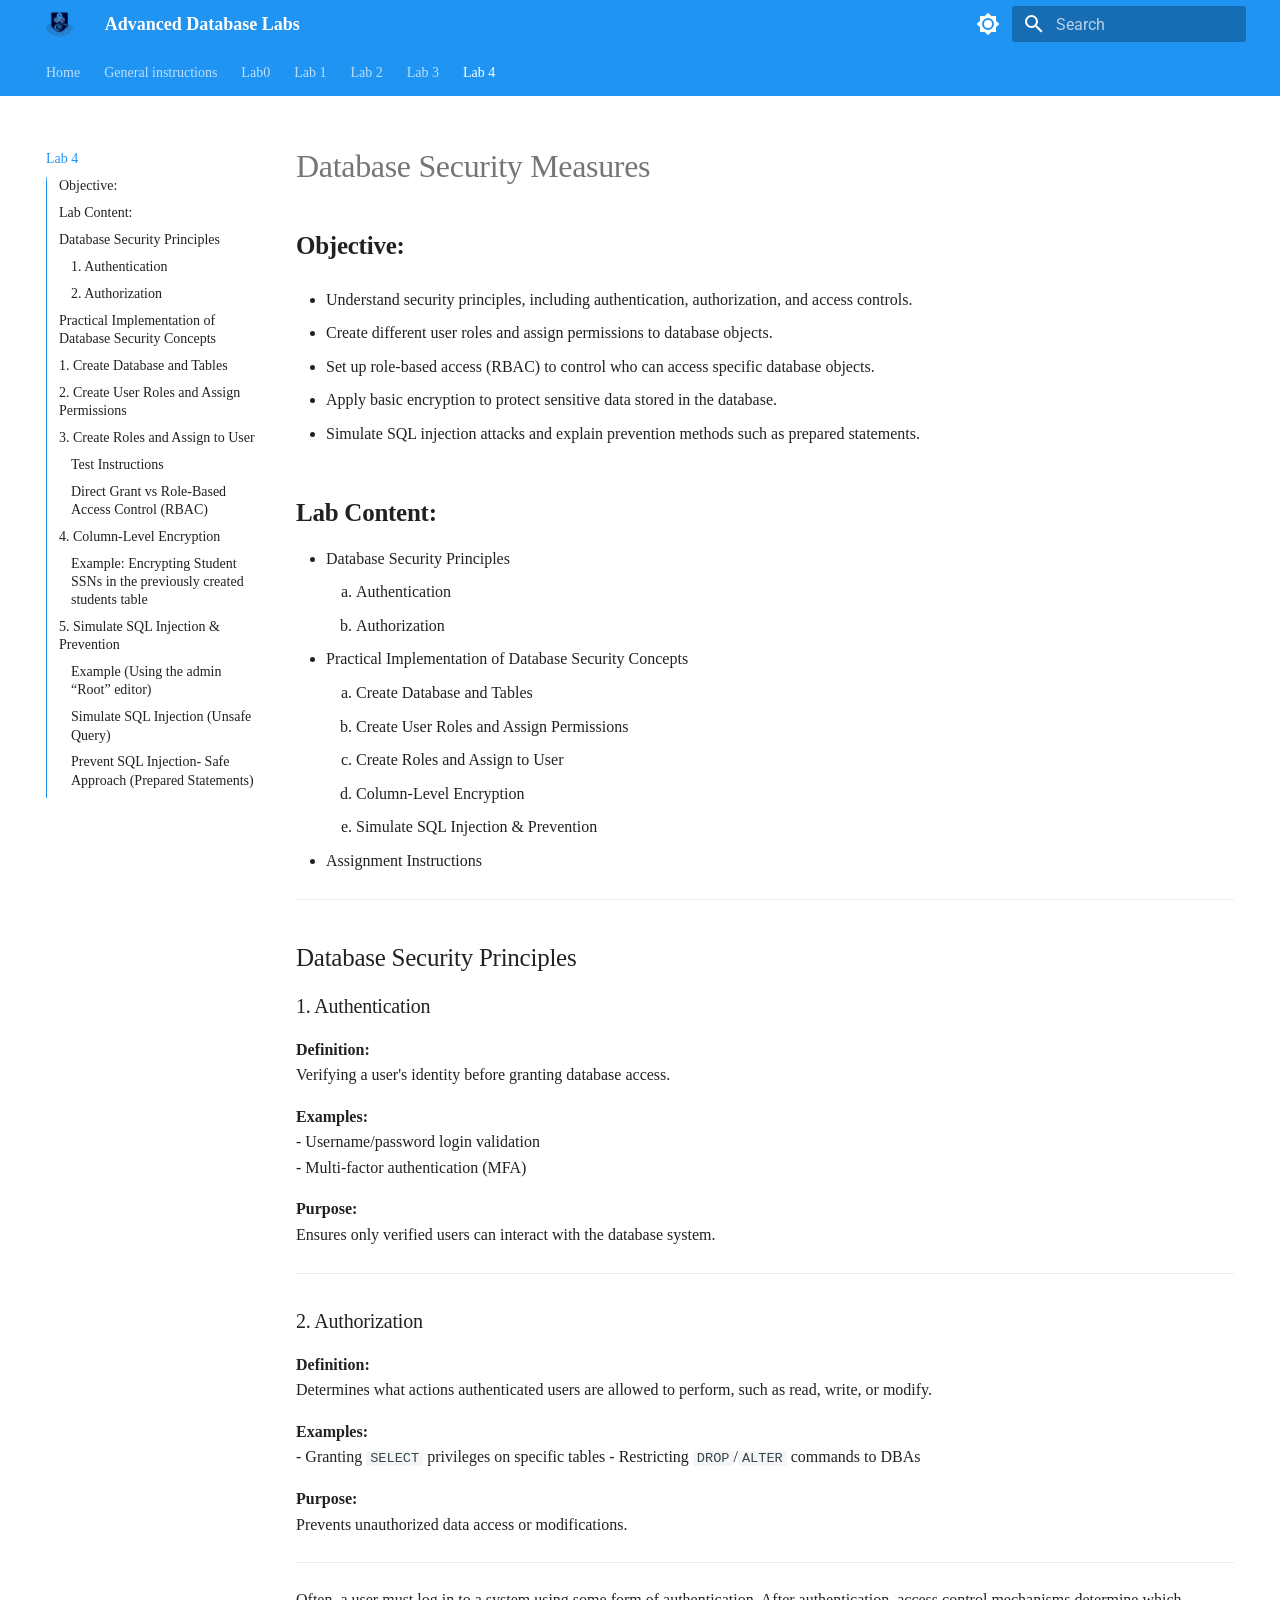
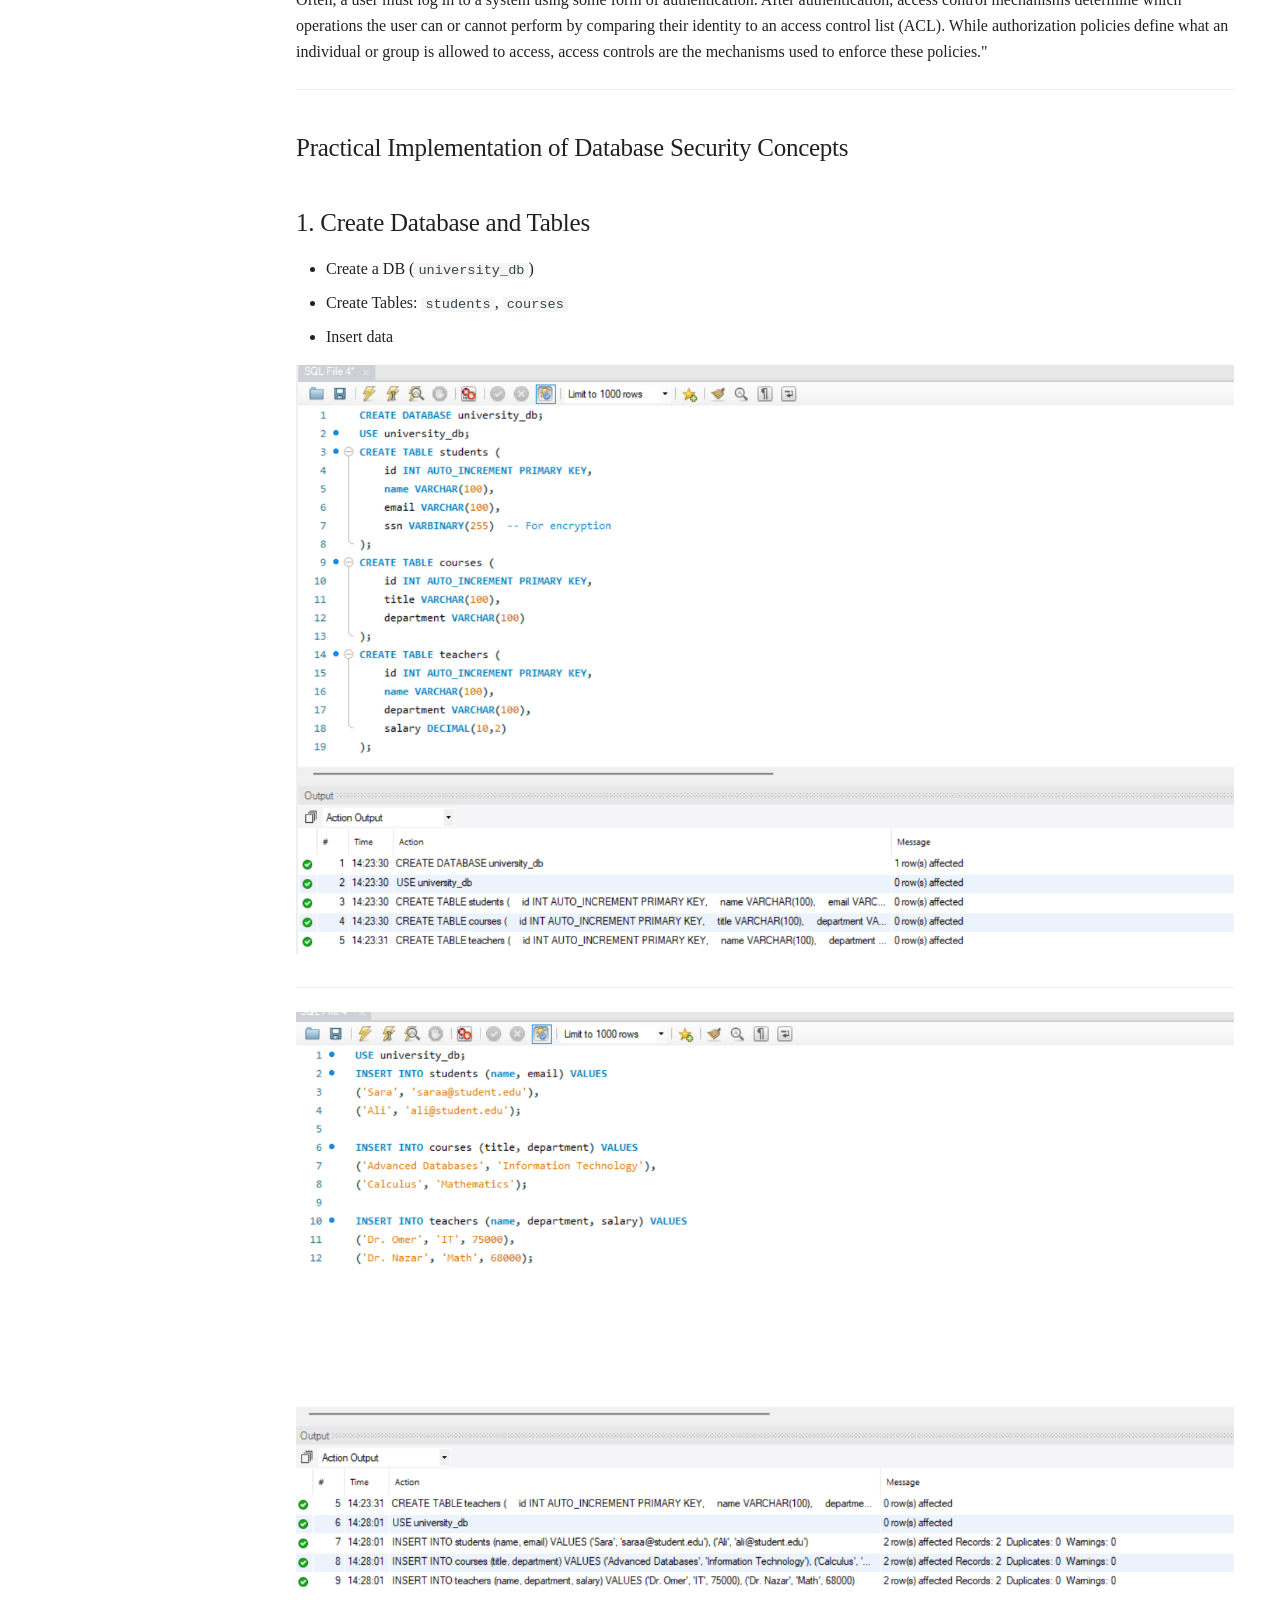
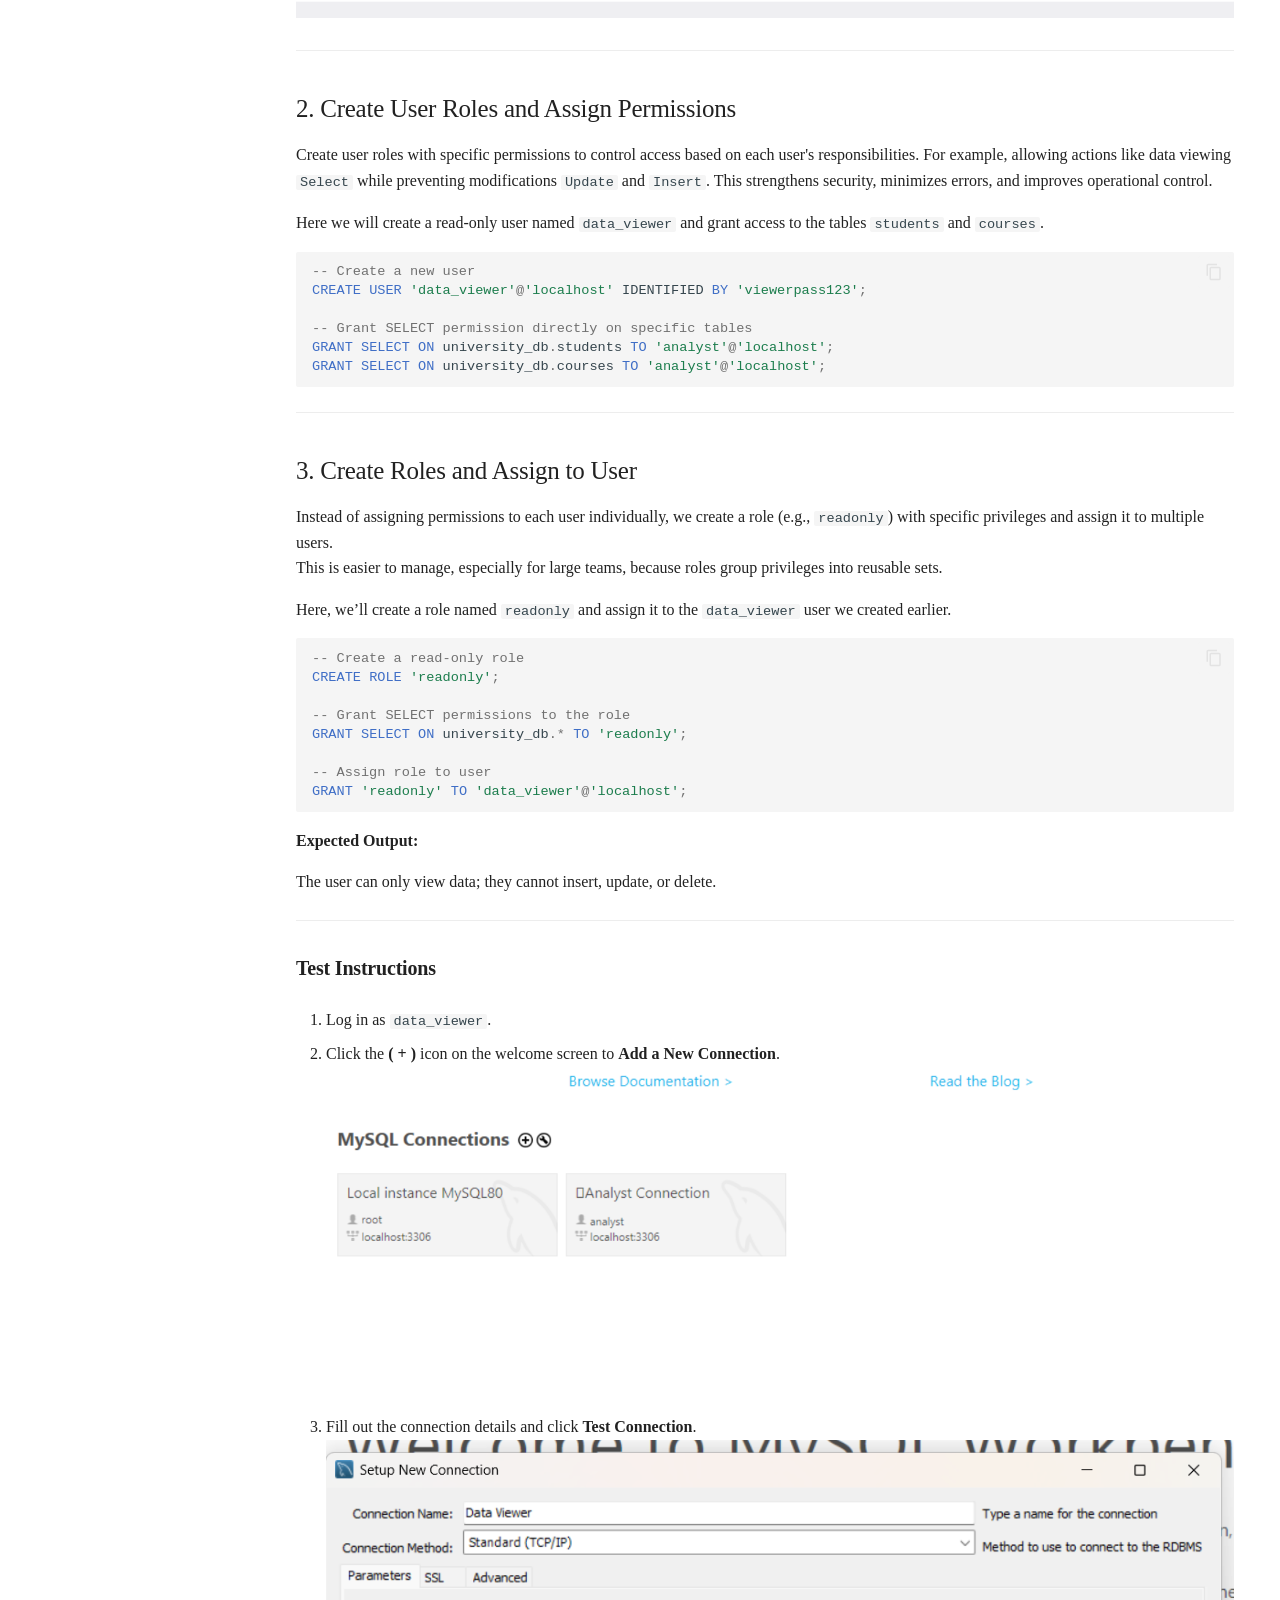
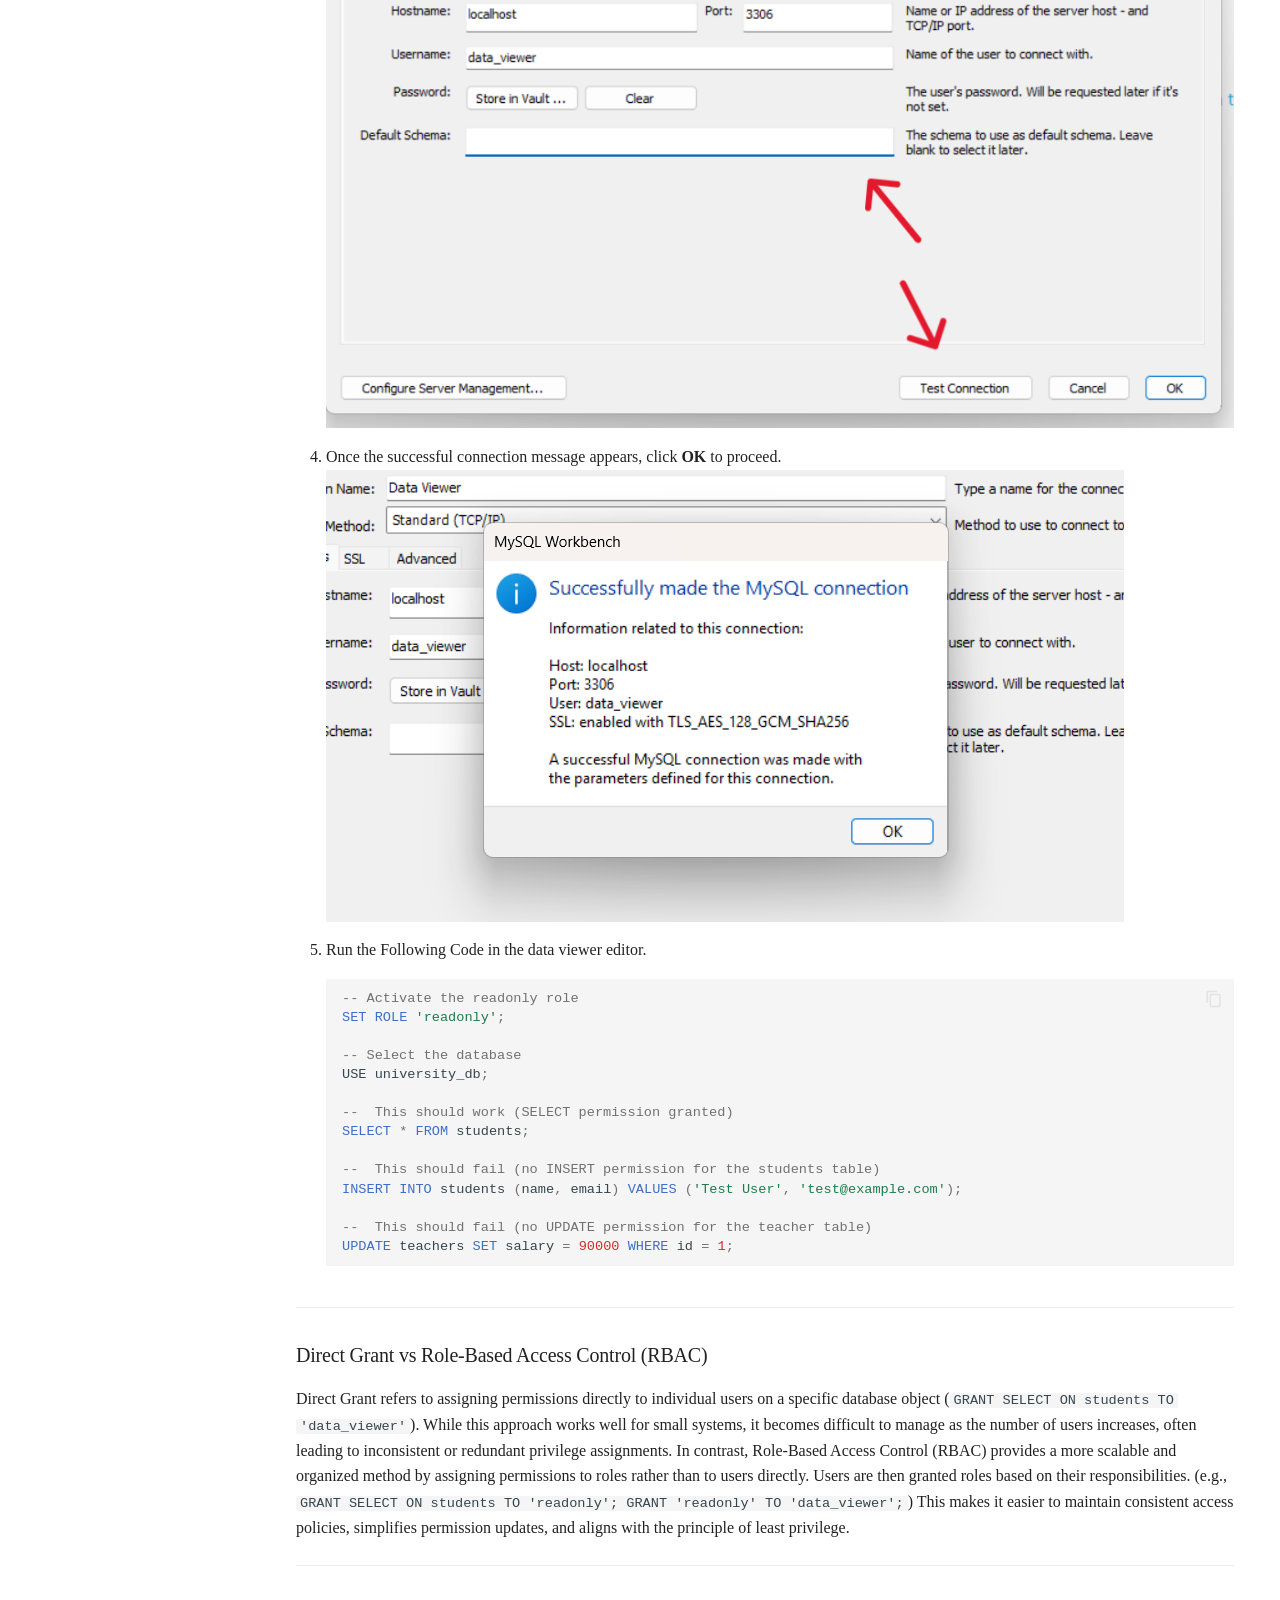
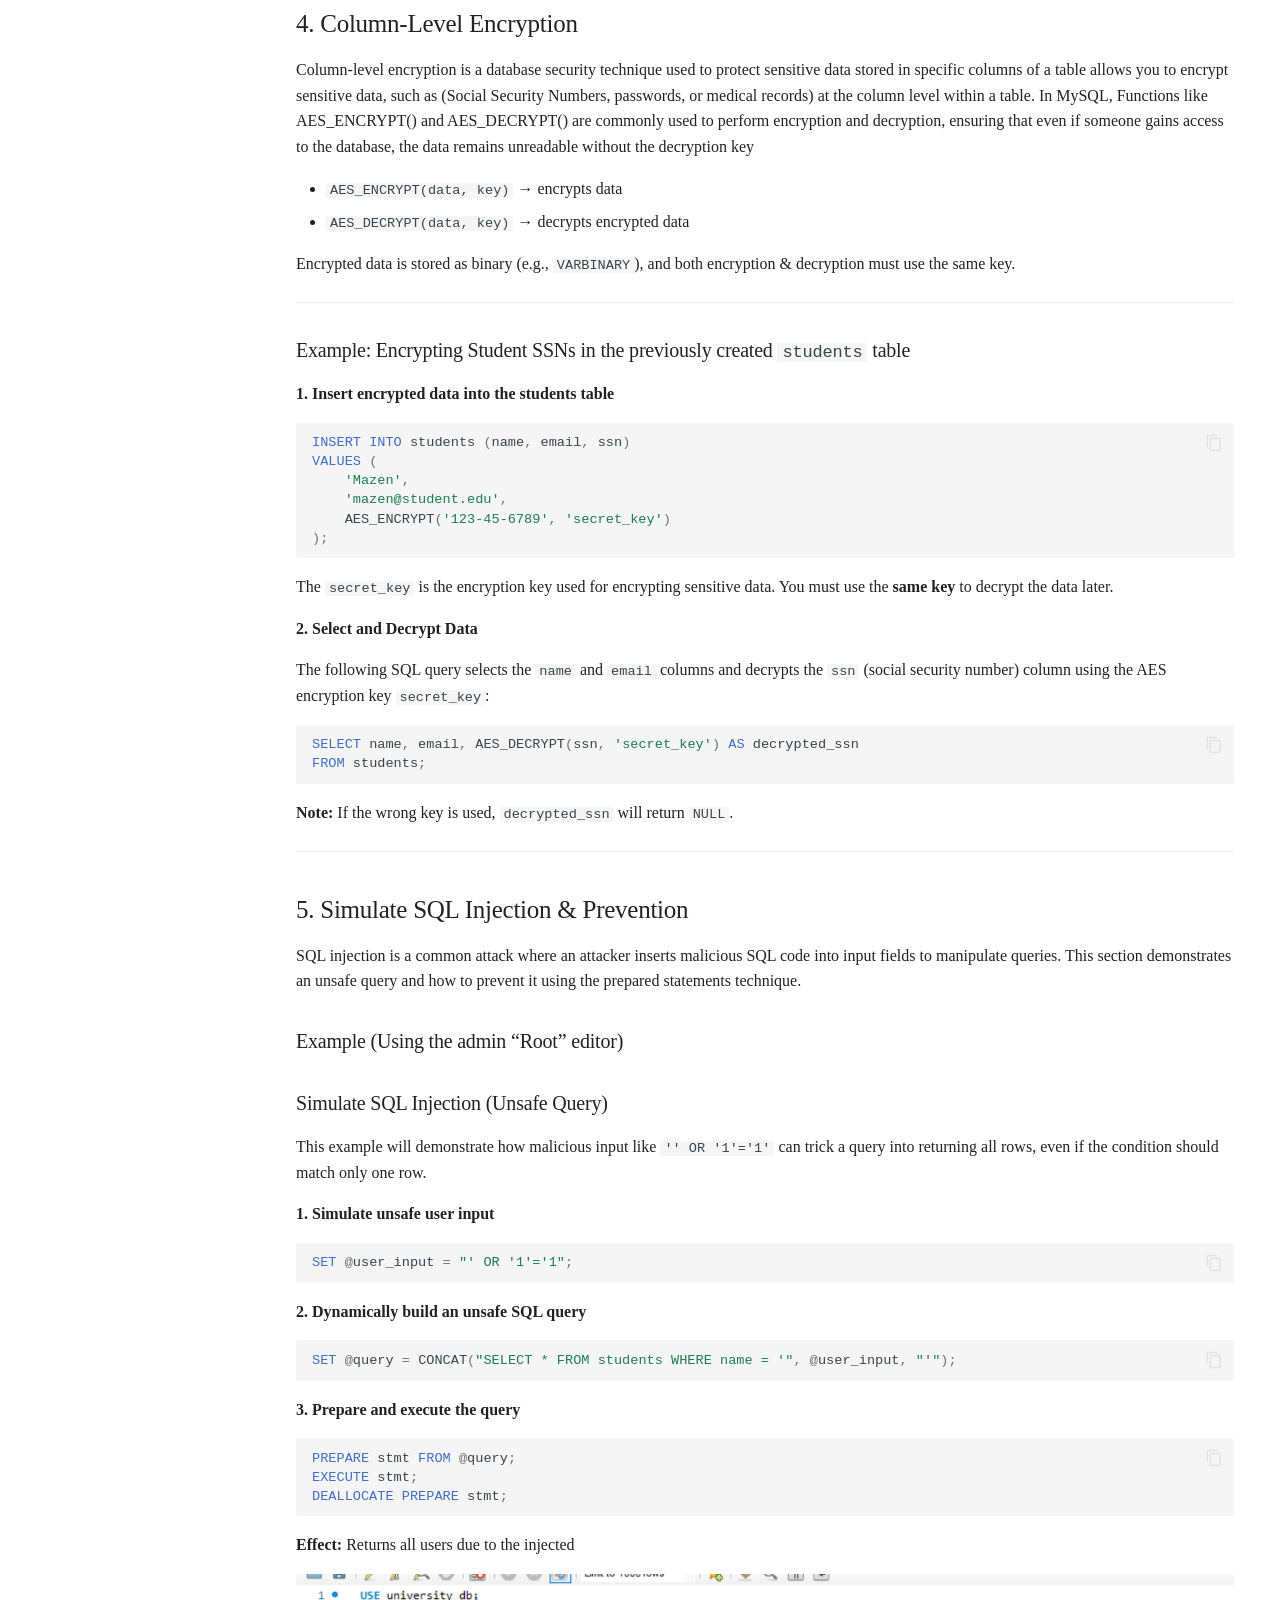
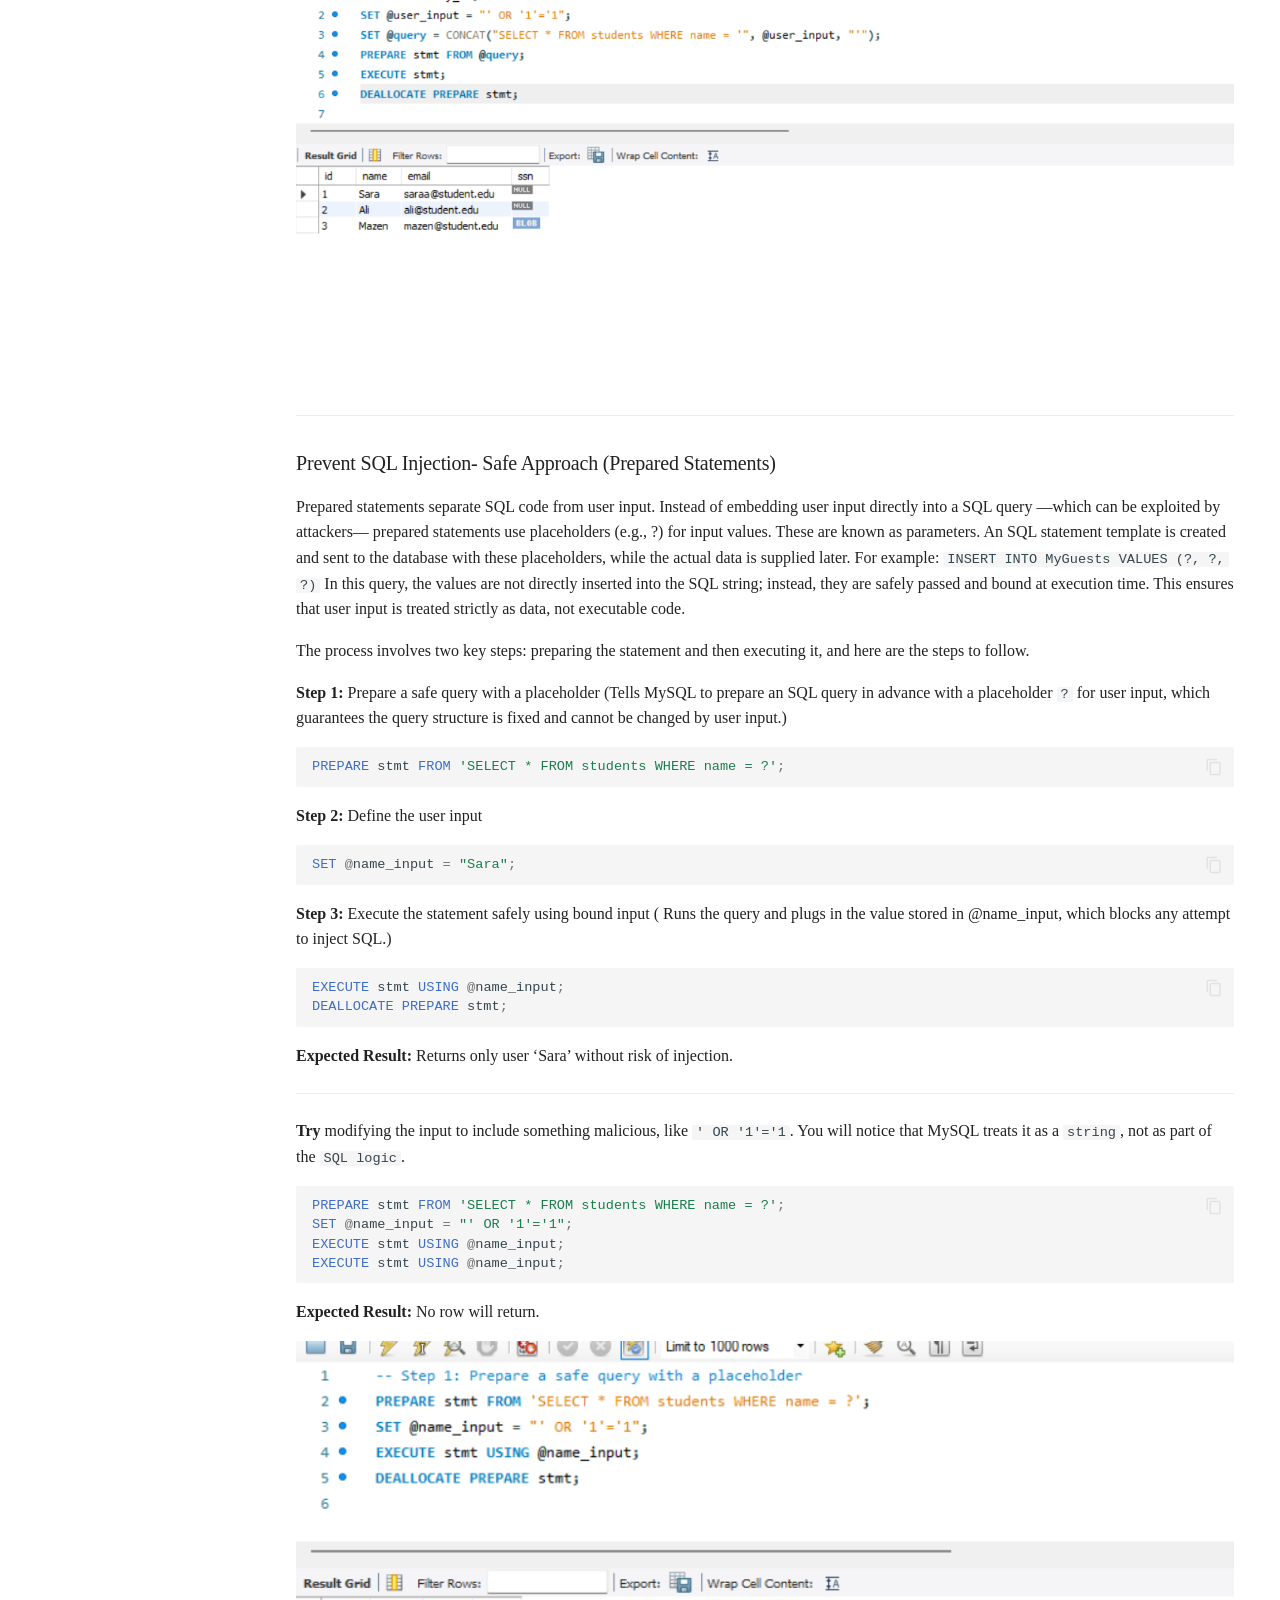
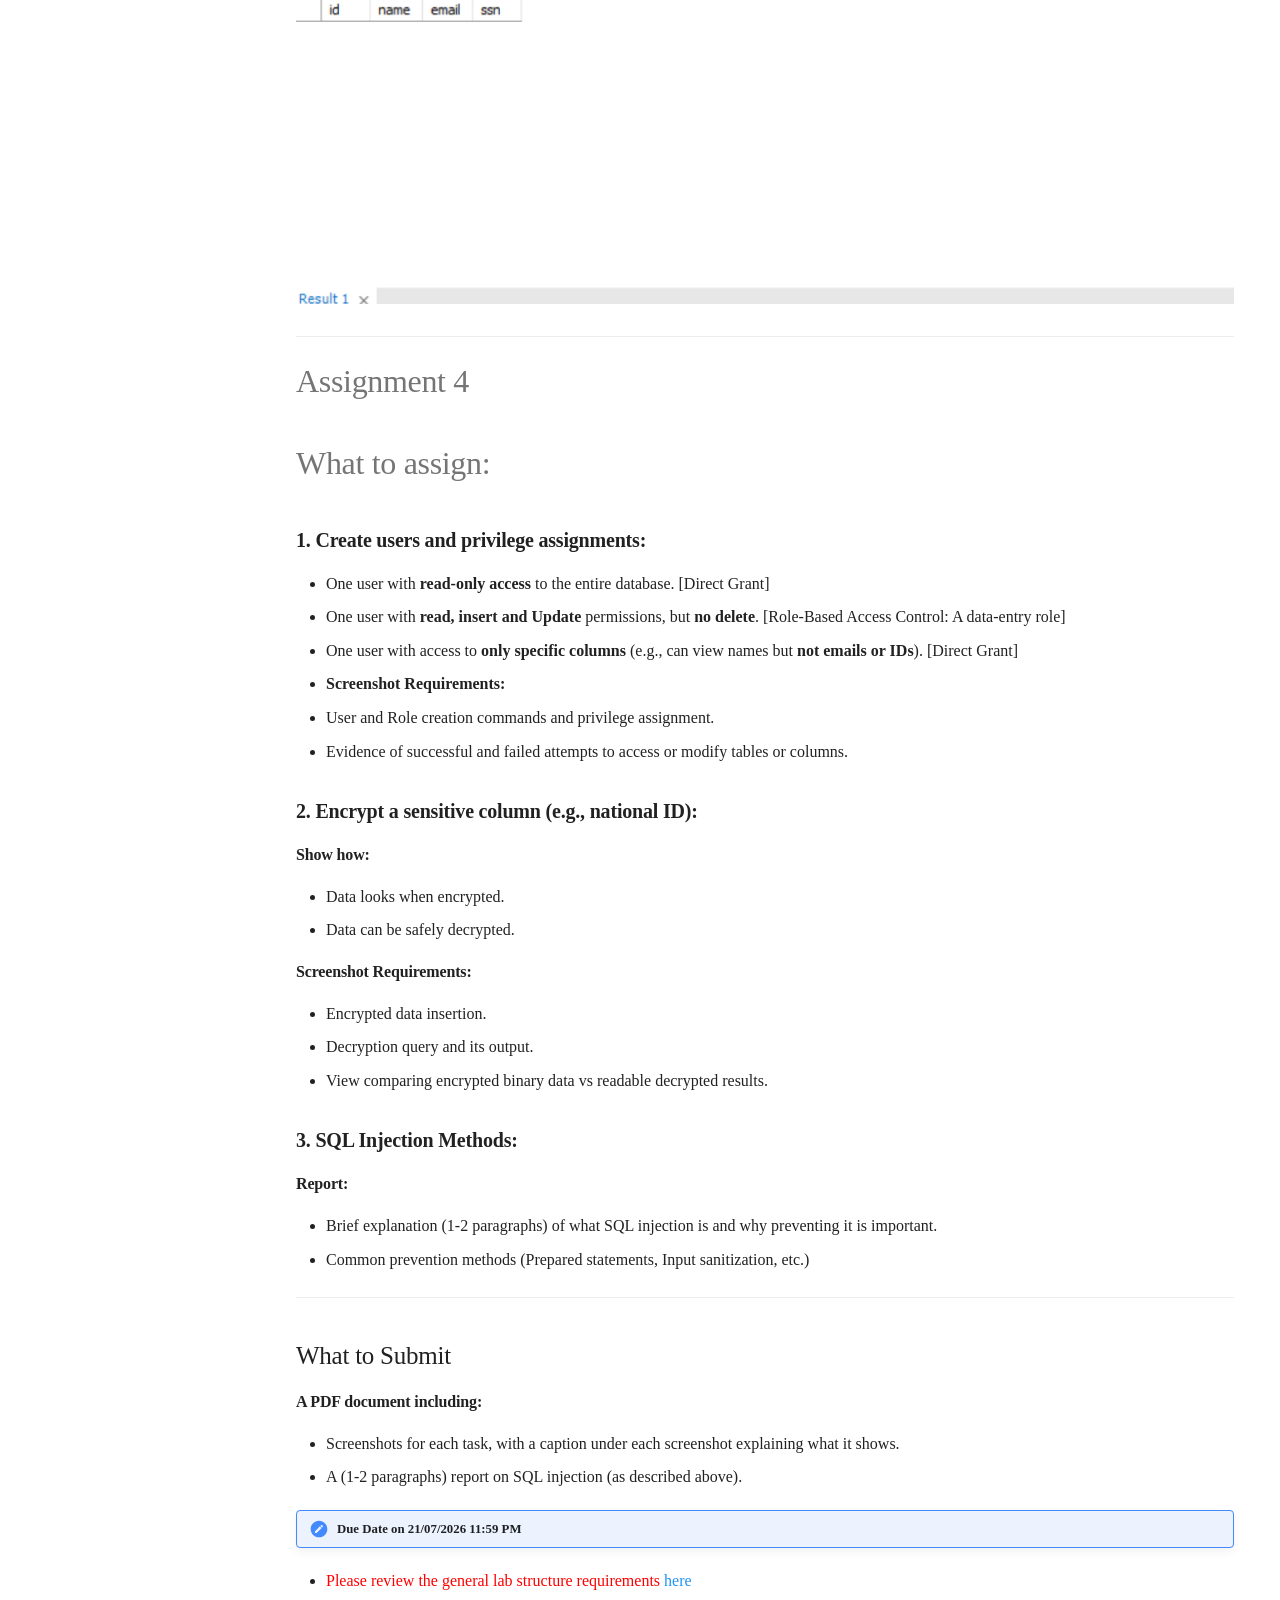
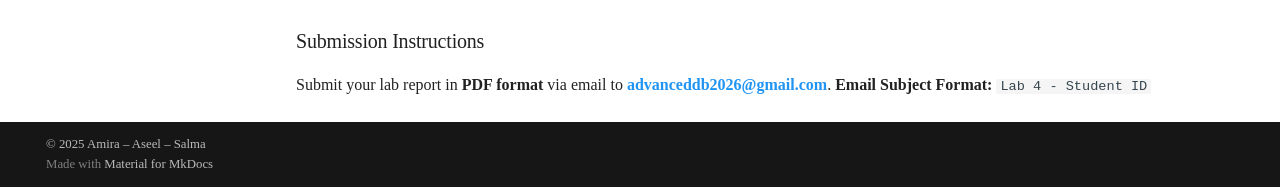
<file: Labs/Lab4/index.html>
<!doctype html>
<html lang="en" class="no-js">
  <head>
    
      <meta charset="utf-8">
      <meta name="viewport" content="width=device-width,initial-scale=1">
      
        <meta name="description" content="A collection of lab assignments for the ADB 2025 course.">
      
      
        <meta name="author" content="Amira Nasreldeein, Aseel, Salma">
      
      
      
        <link rel="prev" href="../Lab3/">
      
      
      
        
      
      
      <link rel="icon" href="../../image/fmsi.png">
      <meta name="generator" content="mkdocs-1.6.1, mkdocs-material-9.7.6">
    
    
      
        <title>Lab 4 - Advanced Database Labs</title>
      
    
    
      <link rel="stylesheet" href="../../assets/stylesheets/main.484c7ddc.min.css">
      
        
        <link rel="stylesheet" href="../../assets/stylesheets/palette.ab4e12ef.min.css">
      
      


    
    
      
    
    
      
        
        
        <link rel="preconnect" href="https://fonts.gstatic.com" crossorigin>
        <link rel="stylesheet" href="https://fonts.googleapis.com/css?family=Roboto:300,300i,400,400i,700,700i%7CRoboto+Mono:400,400i,700,700i&display=fallback">
        <style>:root{--md-text-font:"Roboto";--md-code-font:"Roboto Mono"}</style>
      
    
    
      <link rel="stylesheet" href="../../stylesheets/extra.css">
    
    <script>__md_scope=new URL("../..",location),__md_hash=e=>[...e].reduce(((e,_)=>(e<<5)-e+_.charCodeAt(0)),0),__md_get=(e,_=localStorage,t=__md_scope)=>JSON.parse(_.getItem(t.pathname+"."+e)),__md_set=(e,_,t=localStorage,a=__md_scope)=>{try{t.setItem(a.pathname+"."+e,JSON.stringify(_))}catch(e){}}</script>
    
      

    
    
  </head>
  
  
    
    
      
    
    
    
    
    <body dir="ltr" data-md-color-scheme="default" data-md-color-primary="blue" data-md-color-accent="pink">
  
    
    <input class="md-toggle" data-md-toggle="drawer" type="checkbox" id="__drawer" autocomplete="off">
    <input class="md-toggle" data-md-toggle="search" type="checkbox" id="__search" autocomplete="off">
    <label class="md-overlay" for="__drawer"></label>
    <div data-md-component="skip">
      
        
        <a href="#database-security-measures" class="md-skip">
          Skip to content
        </a>
      
    </div>
    <div data-md-component="announce">
      
    </div>
    
    
      

<header class="md-header" data-md-component="header">
  <nav class="md-header__inner md-grid" aria-label="Header">
    <a href="../.." title="Advanced Database Labs" class="md-header__button md-logo" aria-label="Advanced Database Labs" data-md-component="logo">
      
  <img src="../../image/fmsi.png" alt="logo">

    </a>
    <label class="md-header__button md-icon" for="__drawer">
      
      <svg xmlns="http://www.w3.org/2000/svg" viewBox="0 0 24 24"><path d="M3 6h18v2H3zm0 5h18v2H3zm0 5h18v2H3z"/></svg>
    </label>
    <div class="md-header__title" data-md-component="header-title">
      <div class="md-header__ellipsis">
        <div class="md-header__topic">
          <span class="md-ellipsis">
            Advanced Database Labs
          </span>
        </div>
        <div class="md-header__topic" data-md-component="header-topic">
          <span class="md-ellipsis">
            
              Lab 4
            
          </span>
        </div>
      </div>
    </div>
    
      
        <form class="md-header__option" data-md-component="palette">
  
    
    
    
    <input class="md-option" data-md-color-media="" data-md-color-scheme="default" data-md-color-primary="blue" data-md-color-accent="pink"  aria-label="Switch to dark mode"  type="radio" name="__palette" id="__palette_0">
    
      <label class="md-header__button md-icon" title="Switch to dark mode" for="__palette_1" hidden>
        <svg xmlns="http://www.w3.org/2000/svg" viewBox="0 0 24 24"><path d="M12 8a4 4 0 0 0-4 4 4 4 0 0 0 4 4 4 4 0 0 0 4-4 4 4 0 0 0-4-4m0 10a6 6 0 0 1-6-6 6 6 0 0 1 6-6 6 6 0 0 1 6 6 6 6 0 0 1-6 6m8-9.31V4h-4.69L12 .69 8.69 4H4v4.69L.69 12 4 15.31V20h4.69L12 23.31 15.31 20H20v-4.69L23.31 12z"/></svg>
      </label>
    
  
    
    
    
    <input class="md-option" data-md-color-media="" data-md-color-scheme="slate" data-md-color-primary="blue" data-md-color-accent="pink"  aria-label="Switch to light mode"  type="radio" name="__palette" id="__palette_1">
    
      <label class="md-header__button md-icon" title="Switch to light mode" for="__palette_0" hidden>
        <svg xmlns="http://www.w3.org/2000/svg" viewBox="0 0 24 24"><path d="M12 18c-.89 0-1.74-.2-2.5-.55C11.56 16.5 13 14.42 13 12s-1.44-4.5-3.5-5.45C10.26 6.2 11.11 6 12 6a6 6 0 0 1 6 6 6 6 0 0 1-6 6m8-9.31V4h-4.69L12 .69 8.69 4H4v4.69L.69 12 4 15.31V20h4.69L12 23.31 15.31 20H20v-4.69L23.31 12z"/></svg>
      </label>
    
  
</form>
      
    
    
      <script>var palette=__md_get("__palette");if(palette&&palette.color){if("(prefers-color-scheme)"===palette.color.media){var media=matchMedia("(prefers-color-scheme: light)"),input=document.querySelector(media.matches?"[data-md-color-media='(prefers-color-scheme: light)']":"[data-md-color-media='(prefers-color-scheme: dark)']");palette.color.media=input.getAttribute("data-md-color-media"),palette.color.scheme=input.getAttribute("data-md-color-scheme"),palette.color.primary=input.getAttribute("data-md-color-primary"),palette.color.accent=input.getAttribute("data-md-color-accent")}for(var[key,value]of Object.entries(palette.color))document.body.setAttribute("data-md-color-"+key,value)}</script>
    
    
    
      
      
        <label class="md-header__button md-icon" for="__search">
          
          <svg xmlns="http://www.w3.org/2000/svg" viewBox="0 0 24 24"><path d="M9.5 3A6.5 6.5 0 0 1 16 9.5c0 1.61-.59 3.09-1.56 4.23l.27.27h.79l5 5-1.5 1.5-5-5v-.79l-.27-.27A6.52 6.52 0 0 1 9.5 16 6.5 6.5 0 0 1 3 9.5 6.5 6.5 0 0 1 9.5 3m0 2C7 5 5 7 5 9.5S7 14 9.5 14 14 12 14 9.5 12 5 9.5 5"/></svg>
        </label>
        <div class="md-search" data-md-component="search" role="dialog">
  <label class="md-search__overlay" for="__search"></label>
  <div class="md-search__inner" role="search">
    <form class="md-search__form" name="search">
      <input type="text" class="md-search__input" name="query" aria-label="Search" placeholder="Search" autocapitalize="off" autocorrect="off" autocomplete="off" spellcheck="false" data-md-component="search-query" required>
      <label class="md-search__icon md-icon" for="__search">
        
        <svg xmlns="http://www.w3.org/2000/svg" viewBox="0 0 24 24"><path d="M9.5 3A6.5 6.5 0 0 1 16 9.5c0 1.61-.59 3.09-1.56 4.23l.27.27h.79l5 5-1.5 1.5-5-5v-.79l-.27-.27A6.52 6.52 0 0 1 9.5 16 6.5 6.5 0 0 1 3 9.5 6.5 6.5 0 0 1 9.5 3m0 2C7 5 5 7 5 9.5S7 14 9.5 14 14 12 14 9.5 12 5 9.5 5"/></svg>
        
        <svg xmlns="http://www.w3.org/2000/svg" viewBox="0 0 24 24"><path d="M20 11v2H8l5.5 5.5-1.42 1.42L4.16 12l7.92-7.92L13.5 5.5 8 11z"/></svg>
      </label>
      <nav class="md-search__options" aria-label="Search">
        
        <button type="reset" class="md-search__icon md-icon" title="Clear" aria-label="Clear" tabindex="-1">
          
          <svg xmlns="http://www.w3.org/2000/svg" viewBox="0 0 24 24"><path d="M19 6.41 17.59 5 12 10.59 6.41 5 5 6.41 10.59 12 5 17.59 6.41 19 12 13.41 17.59 19 19 17.59 13.41 12z"/></svg>
        </button>
      </nav>
      
        <div class="md-search__suggest" data-md-component="search-suggest"></div>
      
    </form>
    <div class="md-search__output">
      <div class="md-search__scrollwrap" tabindex="0" data-md-scrollfix>
        <div class="md-search-result" data-md-component="search-result">
          <div class="md-search-result__meta">
            Initializing search
          </div>
          <ol class="md-search-result__list" role="presentation"></ol>
        </div>
      </div>
    </div>
  </div>
</div>
      
    
    
  </nav>
  
</header>
    
    <div class="md-container" data-md-component="container">
      
      
        
          
            
<nav class="md-tabs" aria-label="Tabs" data-md-component="tabs">
  <div class="md-grid">
    <ul class="md-tabs__list">
      
        
  
  
  
  
    <li class="md-tabs__item">
      <a href="../.." class="md-tabs__link">
        
  
  
    
  
  Home

      </a>
    </li>
  

      
        
  
  
  
  
    <li class="md-tabs__item">
      <a href="../general_instructions/" class="md-tabs__link">
        
  
  
    
  
  General instructions

      </a>
    </li>
  

      
        
  
  
  
  
    <li class="md-tabs__item">
      <a href="../Lab0/" class="md-tabs__link">
        
  
  
    
  
  Lab0

      </a>
    </li>
  

      
        
  
  
  
  
    <li class="md-tabs__item">
      <a href="../Lab1/" class="md-tabs__link">
        
  
  
    
  
  Lab 1

      </a>
    </li>
  

      
        
  
  
  
  
    <li class="md-tabs__item">
      <a href="../Lab2/" class="md-tabs__link">
        
  
  
    
  
  Lab 2

      </a>
    </li>
  

      
        
  
  
  
  
    <li class="md-tabs__item">
      <a href="../Lab3/" class="md-tabs__link">
        
  
  
    
  
  Lab 3

      </a>
    </li>
  

      
        
  
  
  
    
  
  
    <li class="md-tabs__item md-tabs__item--active">
      <a href="./" class="md-tabs__link">
        
  
  
    
  
  Lab 4

      </a>
    </li>
  

      
    </ul>
  </div>
</nav>
          
        
      
      <main class="md-main" data-md-component="main">
        <div class="md-main__inner md-grid">
          
            
              
              <div class="md-sidebar md-sidebar--primary" data-md-component="sidebar" data-md-type="navigation" >
                <div class="md-sidebar__scrollwrap">
                  <div class="md-sidebar__inner">
                    


  


  

<nav class="md-nav md-nav--primary md-nav--lifted md-nav--integrated" aria-label="Navigation" data-md-level="0">
  <label class="md-nav__title" for="__drawer">
    <a href="../.." title="Advanced Database Labs" class="md-nav__button md-logo" aria-label="Advanced Database Labs" data-md-component="logo">
      
  <img src="../../image/fmsi.png" alt="logo">

    </a>
    Advanced Database Labs
  </label>
  
  <ul class="md-nav__list" data-md-scrollfix>
    
      
      
  
  
  
  
    <li class="md-nav__item">
      <a href="../.." class="md-nav__link">
        
  
  
  <span class="md-ellipsis">
    
  
    Home
  

    
  </span>
  
  

      </a>
    </li>
  

    
      
      
  
  
  
  
    <li class="md-nav__item">
      <a href="../general_instructions/" class="md-nav__link">
        
  
  
  <span class="md-ellipsis">
    
  
    General instructions
  

    
  </span>
  
  

      </a>
    </li>
  

    
      
      
  
  
  
  
    <li class="md-nav__item">
      <a href="../Lab0/" class="md-nav__link">
        
  
  
  <span class="md-ellipsis">
    
  
    Lab0
  

    
  </span>
  
  

      </a>
    </li>
  

    
      
      
  
  
  
  
    <li class="md-nav__item">
      <a href="../Lab1/" class="md-nav__link">
        
  
  
  <span class="md-ellipsis">
    
  
    Lab 1
  

    
  </span>
  
  

      </a>
    </li>
  

    
      
      
  
  
  
  
    <li class="md-nav__item">
      <a href="../Lab2/" class="md-nav__link">
        
  
  
  <span class="md-ellipsis">
    
  
    Lab 2
  

    
  </span>
  
  

      </a>
    </li>
  

    
      
      
  
  
  
  
    <li class="md-nav__item">
      <a href="../Lab3/" class="md-nav__link">
        
  
  
  <span class="md-ellipsis">
    
  
    Lab 3
  

    
  </span>
  
  

      </a>
    </li>
  

    
      
      
  
  
    
  
  
  
    <li class="md-nav__item md-nav__item--active">
      
      <input class="md-nav__toggle md-toggle" type="checkbox" id="__toc">
      
      
        
      
      
        <label class="md-nav__link md-nav__link--active" for="__toc">
          
  
  
  <span class="md-ellipsis">
    
  
    Lab 4
  

    
  </span>
  
  

          <span class="md-nav__icon md-icon"></span>
        </label>
      
      <a href="./" class="md-nav__link md-nav__link--active">
        
  
  
  <span class="md-ellipsis">
    
  
    Lab 4
  

    
  </span>
  
  

      </a>
      
        

<nav class="md-nav md-nav--secondary" aria-label="Table of contents">
  
  
  
    
  
  
    <label class="md-nav__title" for="__toc">
      <span class="md-nav__icon md-icon"></span>
      Table of contents
    </label>
    <ul class="md-nav__list" data-md-component="toc" data-md-scrollfix>
      
        <li class="md-nav__item">
  <a href="#objective" class="md-nav__link">
    <span class="md-ellipsis">
      
        Objective:
      
    </span>
  </a>
  
</li>
      
        <li class="md-nav__item">
  <a href="#lab-content" class="md-nav__link">
    <span class="md-ellipsis">
      
        Lab Content:
      
    </span>
  </a>
  
</li>
      
        <li class="md-nav__item">
  <a href="#database-security-principles" class="md-nav__link">
    <span class="md-ellipsis">
      
        Database Security Principles
      
    </span>
  </a>
  
    <nav class="md-nav" aria-label="Database Security Principles">
      <ul class="md-nav__list">
        
          <li class="md-nav__item">
  <a href="#1-authentication" class="md-nav__link">
    <span class="md-ellipsis">
      
        1. Authentication
      
    </span>
  </a>
  
</li>
        
          <li class="md-nav__item">
  <a href="#2-authorization" class="md-nav__link">
    <span class="md-ellipsis">
      
        2. Authorization
      
    </span>
  </a>
  
</li>
        
      </ul>
    </nav>
  
</li>
      
        <li class="md-nav__item">
  <a href="#practical-implementation-of-database-security-concepts" class="md-nav__link">
    <span class="md-ellipsis">
      
        Practical Implementation of Database Security Concepts
      
    </span>
  </a>
  
</li>
      
        <li class="md-nav__item">
  <a href="#1-create-database-and-tables" class="md-nav__link">
    <span class="md-ellipsis">
      
        1. Create Database and Tables
      
    </span>
  </a>
  
</li>
      
        <li class="md-nav__item">
  <a href="#2-create-user-roles-and-assign-permissions" class="md-nav__link">
    <span class="md-ellipsis">
      
        2. Create User Roles and Assign Permissions
      
    </span>
  </a>
  
</li>
      
        <li class="md-nav__item">
  <a href="#3-create-roles-and-assign-to-user" class="md-nav__link">
    <span class="md-ellipsis">
      
        3. Create Roles and Assign to User
      
    </span>
  </a>
  
    <nav class="md-nav" aria-label="3. Create Roles and Assign to User">
      <ul class="md-nav__list">
        
          <li class="md-nav__item">
  <a href="#test-instructions" class="md-nav__link">
    <span class="md-ellipsis">
      
        Test Instructions
      
    </span>
  </a>
  
</li>
        
          <li class="md-nav__item">
  <a href="#direct-grant-vs-role-based-access-control-rbac" class="md-nav__link">
    <span class="md-ellipsis">
      
        Direct Grant vs Role-Based Access Control (RBAC)
      
    </span>
  </a>
  
</li>
        
      </ul>
    </nav>
  
</li>
      
        <li class="md-nav__item">
  <a href="#4-column-level-encryption" class="md-nav__link">
    <span class="md-ellipsis">
      
        4. Column-Level Encryption
      
    </span>
  </a>
  
    <nav class="md-nav" aria-label="4. Column-Level Encryption">
      <ul class="md-nav__list">
        
          <li class="md-nav__item">
  <a href="#example-encrypting-student-ssns-in-the-previously-created-students-table" class="md-nav__link">
    <span class="md-ellipsis">
      
        Example: Encrypting Student SSNs in the previously created students table
      
    </span>
  </a>
  
</li>
        
      </ul>
    </nav>
  
</li>
      
        <li class="md-nav__item">
  <a href="#5-simulate-sql-injection-prevention" class="md-nav__link">
    <span class="md-ellipsis">
      
        5. Simulate SQL Injection &amp; Prevention
      
    </span>
  </a>
  
    <nav class="md-nav" aria-label="5. Simulate SQL Injection &amp; Prevention">
      <ul class="md-nav__list">
        
          <li class="md-nav__item">
  <a href="#example-using-the-admin-root-editor" class="md-nav__link">
    <span class="md-ellipsis">
      
        Example (Using the admin “Root” editor)
      
    </span>
  </a>
  
</li>
        
          <li class="md-nav__item">
  <a href="#simulate-sql-injection-unsafe-query" class="md-nav__link">
    <span class="md-ellipsis">
      
        Simulate SQL Injection (Unsafe Query)
      
    </span>
  </a>
  
</li>
        
          <li class="md-nav__item">
  <a href="#prevent-sql-injection-safe-approach-prepared-statements" class="md-nav__link">
    <span class="md-ellipsis">
      
        Prevent SQL Injection- Safe Approach (Prepared Statements)
      
    </span>
  </a>
  
</li>
        
      </ul>
    </nav>
  
</li>
      
    </ul>
  
</nav>
      
    </li>
  

    
  </ul>
</nav>
                  </div>
                </div>
              </div>
            
            
          
          
            <div class="md-content" data-md-component="content">
              
              <article class="md-content__inner md-typeset">
                
                  



<h1 id="database-security-measures">Database Security Measures</h1>
<h2 id="objective"><strong>Objective:</strong></h2>
<ul>
<li>
<p>Understand  security principles, including authentication, authorization, and access controls.</p>
</li>
<li>
<p>Create different user roles and assign permissions to database objects.</p>
</li>
<li>
<p>Set up role-based access (RBAC) to control who can access specific database objects.</p>
</li>
<li>
<p>Apply basic encryption to protect sensitive data stored in the database.</p>
</li>
<li>
<p>Simulate SQL injection attacks and explain prevention methods such as prepared statements.</p>
</li>
</ul>
<h2 id="lab-content"><strong>Lab Content:</strong></h2>
<ul>
<li>Database Security Principles<ol>
<li>Authentication</li>
<li>Authorization</li>
</ol>
</li>
<li>Practical Implementation of Database Security Concepts<ol>
<li>Create Database and Tables</li>
<li>Create User Roles and Assign Permissions</li>
<li>Create Roles and Assign to User</li>
<li>Column-Level Encryption </li>
<li>Simulate SQL Injection &amp; Prevention</li>
</ol>
</li>
<li>Assignment Instructions</li>
</ul>
<hr />
<h2 id="database-security-principles">Database Security Principles</h2>
<h3 id="1-authentication">1. Authentication</h3>
<p><strong>Definition:</strong><br />
Verifying a user's identity before granting database access.</p>
<p><strong>Examples:</strong><br />
- Username/password login validation<br />
- Multi-factor authentication (MFA)  </p>
<p><strong>Purpose:</strong><br />
Ensures only verified users can interact with the database system.</p>
<hr />
<h3 id="2-authorization">2. Authorization</h3>
<p><strong>Definition:</strong><br />
Determines what actions authenticated users are allowed to perform, such as read, write, or modify.</p>
<p><strong>Examples:</strong><br />
- Granting <code>SELECT</code> privileges on specific tables
- Restricting <code>DROP</code>/<code>ALTER</code> commands to DBAs  </p>
<p><strong>Purpose:</strong><br />
Prevents unauthorized data access or modifications.</p>
<hr />
<p>Often, a user must log in to a system using some form of authentication. After authentication, access control mechanisms determine which operations 
the user can or cannot perform by comparing their identity to an access control list (ACL). While authorization policies define what an individual 
or group is allowed to access, access controls are the mechanisms used to enforce these policies."</p>
<hr />
<h2 id="practical-implementation-of-database-security-concepts">Practical Implementation of Database Security Concepts</h2>
<h2 id="1-create-database-and-tables">1. Create Database and Tables</h2>
<ul>
<li>Create a DB (<code>university_db</code>)</li>
<li>Create Tables: <code>students</code>, <code>courses</code></li>
<li>Insert data</li>
</ul>
<p><img alt="Create Database Screenshot" src="../images/Create-DB.png" /></p>
<hr />
<p><img alt="Create Database Screenshot" src="../images/insert-data.png" /></p>
<hr />
<h2 id="2-create-user-roles-and-assign-permissions">2. Create User Roles and Assign Permissions</h2>
<p>Create user roles with specific permissions to control access based on each user's responsibilities. For example, allowing actions like 
data viewing <code>Select</code> while preventing modifications <code>Update</code> and <code>Insert</code>. This strengthens security, minimizes errors, and improves operational control.</p>
<p>Here we will create a read-only user named <code>data_viewer</code> and grant access to the tables <code>students</code> and <code>courses</code>.</p>
<div class="highlight"><pre><span></span><code><a id="__codelineno-0-1" name="__codelineno-0-1" href="#__codelineno-0-1"></a><span class="c1">-- Create a new user</span>
<a id="__codelineno-0-2" name="__codelineno-0-2" href="#__codelineno-0-2"></a><span class="k">CREATE</span><span class="w"> </span><span class="k">USER</span><span class="w"> </span><span class="s1">&#39;data_viewer&#39;</span><span class="o">@</span><span class="s1">&#39;localhost&#39;</span><span class="w"> </span><span class="n">IDENTIFIED</span><span class="w"> </span><span class="k">BY</span><span class="w"> </span><span class="s1">&#39;viewerpass123&#39;</span><span class="p">;</span>
<a id="__codelineno-0-3" name="__codelineno-0-3" href="#__codelineno-0-3"></a>
<a id="__codelineno-0-4" name="__codelineno-0-4" href="#__codelineno-0-4"></a><span class="c1">-- Grant SELECT permission directly on specific tables</span>
<a id="__codelineno-0-5" name="__codelineno-0-5" href="#__codelineno-0-5"></a><span class="k">GRANT</span><span class="w"> </span><span class="k">SELECT</span><span class="w"> </span><span class="k">ON</span><span class="w"> </span><span class="n">university_db</span><span class="p">.</span><span class="n">students</span><span class="w"> </span><span class="k">TO</span><span class="w"> </span><span class="s1">&#39;analyst&#39;</span><span class="o">@</span><span class="s1">&#39;localhost&#39;</span><span class="p">;</span>
<a id="__codelineno-0-6" name="__codelineno-0-6" href="#__codelineno-0-6"></a><span class="k">GRANT</span><span class="w"> </span><span class="k">SELECT</span><span class="w"> </span><span class="k">ON</span><span class="w"> </span><span class="n">university_db</span><span class="p">.</span><span class="n">courses</span><span class="w"> </span><span class="k">TO</span><span class="w"> </span><span class="s1">&#39;analyst&#39;</span><span class="o">@</span><span class="s1">&#39;localhost&#39;</span><span class="p">;</span>
</code></pre></div>
<hr />
<h2 id="3-create-roles-and-assign-to-user">3. Create Roles and Assign to User</h2>
<p>Instead of assigning permissions to each user individually, we create a role (e.g., <code>readonly</code>) with specific privileges and assign it to multiple users.<br />
This is easier to manage, especially for large teams, because roles group privileges into reusable sets.</p>
<p>Here, we’ll create a role named <code>readonly</code> and assign it to the <code>data_viewer</code> user we created earlier.</p>
<div class="highlight"><pre><span></span><code><a id="__codelineno-1-1" name="__codelineno-1-1" href="#__codelineno-1-1"></a><span class="c1">-- Create a read-only role</span>
<a id="__codelineno-1-2" name="__codelineno-1-2" href="#__codelineno-1-2"></a><span class="k">CREATE</span><span class="w"> </span><span class="k">ROLE</span><span class="w"> </span><span class="s1">&#39;readonly&#39;</span><span class="p">;</span>
<a id="__codelineno-1-3" name="__codelineno-1-3" href="#__codelineno-1-3"></a>
<a id="__codelineno-1-4" name="__codelineno-1-4" href="#__codelineno-1-4"></a><span class="c1">-- Grant SELECT permissions to the role</span>
<a id="__codelineno-1-5" name="__codelineno-1-5" href="#__codelineno-1-5"></a><span class="k">GRANT</span><span class="w"> </span><span class="k">SELECT</span><span class="w"> </span><span class="k">ON</span><span class="w"> </span><span class="n">university_db</span><span class="p">.</span><span class="o">*</span><span class="w"> </span><span class="k">TO</span><span class="w"> </span><span class="s1">&#39;readonly&#39;</span><span class="p">;</span>
<a id="__codelineno-1-6" name="__codelineno-1-6" href="#__codelineno-1-6"></a>
<a id="__codelineno-1-7" name="__codelineno-1-7" href="#__codelineno-1-7"></a><span class="c1">-- Assign role to user</span>
<a id="__codelineno-1-8" name="__codelineno-1-8" href="#__codelineno-1-8"></a><span class="k">GRANT</span><span class="w"> </span><span class="s1">&#39;readonly&#39;</span><span class="w"> </span><span class="k">TO</span><span class="w"> </span><span class="s1">&#39;data_viewer&#39;</span><span class="o">@</span><span class="s1">&#39;localhost&#39;</span><span class="p">;</span>
</code></pre></div>
<p><strong>Expected Output:</strong></p>
<p>The user can only view data; they cannot insert, update, or delete.</p>
<hr />
<h3 id="test-instructions"><strong>Test Instructions</strong></h3>
<ol>
<li>
<p>Log in as <code>data_viewer</code>.</p>
</li>
<li>
<p>Click the <strong>( + )</strong> icon on the welcome screen to <strong>Add a New Connection</strong>.
    <img alt="Create Database Screenshot" src="../images/New-Connection.png" /></p>
</li>
<li>Fill out the connection details and click <strong>Test Connection</strong>.
   <img alt="Create Database Screenshot" src="../images/Test-Connection.png" /></li>
<li>Once the successful connection message appears, click <strong>OK</strong> to proceed.
   <img alt="Create Database Screenshot" src="../images/successful-connection.png" /></li>
<li>Run the Following Code in the data viewer editor.
<div class="highlight"><pre><span></span><code><a id="__codelineno-2-1" name="__codelineno-2-1" href="#__codelineno-2-1"></a><span class="c1">-- Activate the readonly role</span>
<a id="__codelineno-2-2" name="__codelineno-2-2" href="#__codelineno-2-2"></a><span class="k">SET</span><span class="w"> </span><span class="k">ROLE</span><span class="w"> </span><span class="s1">&#39;readonly&#39;</span><span class="p">;</span>
<a id="__codelineno-2-3" name="__codelineno-2-3" href="#__codelineno-2-3"></a>
<a id="__codelineno-2-4" name="__codelineno-2-4" href="#__codelineno-2-4"></a><span class="c1">-- Select the database</span>
<a id="__codelineno-2-5" name="__codelineno-2-5" href="#__codelineno-2-5"></a><span class="n">USE</span><span class="w"> </span><span class="n">university_db</span><span class="p">;</span>
<a id="__codelineno-2-6" name="__codelineno-2-6" href="#__codelineno-2-6"></a>
<a id="__codelineno-2-7" name="__codelineno-2-7" href="#__codelineno-2-7"></a><span class="c1">--  This should work (SELECT permission granted)</span>
<a id="__codelineno-2-8" name="__codelineno-2-8" href="#__codelineno-2-8"></a><span class="k">SELECT</span><span class="w"> </span><span class="o">*</span><span class="w"> </span><span class="k">FROM</span><span class="w"> </span><span class="n">students</span><span class="p">;</span>
<a id="__codelineno-2-9" name="__codelineno-2-9" href="#__codelineno-2-9"></a>
<a id="__codelineno-2-10" name="__codelineno-2-10" href="#__codelineno-2-10"></a><span class="c1">--  This should fail (no INSERT permission for the students table)</span>
<a id="__codelineno-2-11" name="__codelineno-2-11" href="#__codelineno-2-11"></a><span class="k">INSERT</span><span class="w"> </span><span class="k">INTO</span><span class="w"> </span><span class="n">students</span><span class="w"> </span><span class="p">(</span><span class="n">name</span><span class="p">,</span><span class="w"> </span><span class="n">email</span><span class="p">)</span><span class="w"> </span><span class="k">VALUES</span><span class="w"> </span><span class="p">(</span><span class="s1">&#39;Test User&#39;</span><span class="p">,</span><span class="w"> </span><span class="s1">&#39;test@example.com&#39;</span><span class="p">);</span>
<a id="__codelineno-2-12" name="__codelineno-2-12" href="#__codelineno-2-12"></a>
<a id="__codelineno-2-13" name="__codelineno-2-13" href="#__codelineno-2-13"></a><span class="c1">--  This should fail (no UPDATE permission for the teacher table)</span>
<a id="__codelineno-2-14" name="__codelineno-2-14" href="#__codelineno-2-14"></a><span class="k">UPDATE</span><span class="w"> </span><span class="n">teachers</span><span class="w"> </span><span class="k">SET</span><span class="w"> </span><span class="n">salary</span><span class="w"> </span><span class="o">=</span><span class="w"> </span><span class="mi">90000</span><span class="w"> </span><span class="k">WHERE</span><span class="w"> </span><span class="n">id</span><span class="w"> </span><span class="o">=</span><span class="w"> </span><span class="mi">1</span><span class="p">;</span>
</code></pre></div></li>
</ol>
<hr />
<h3 id="direct-grant-vs-role-based-access-control-rbac">Direct Grant vs Role-Based Access Control (RBAC)</h3>
<p>Direct Grant refers to assigning permissions directly to individual users on a specific database object (<code>GRANT SELECT ON students TO 'data_viewer'</code>).
While this approach works well for small systems, it becomes difficult to manage as the number of users increases, often leading to inconsistent or 
redundant privilege assignments. In contrast, Role-Based Access Control (RBAC) provides a more scalable and organized method by assigning permissions 
to roles rather than to users directly. Users are then granted roles based on their responsibilities. (e.g.,  <code>GRANT SELECT ON students TO 'readonly';
GRANT 'readonly' TO 'data_viewer';</code>) This makes it easier to maintain consistent access policies, simplifies permission updates, and aligns with the
principle of least privilege.</p>
<hr />
<h2 id="4-column-level-encryption">4. Column-Level Encryption</h2>
<p>Column-level encryption is a database security technique used to protect sensitive data stored in specific columns of a table allows you to encrypt sensitive data, 
such as (Social Security Numbers, passwords, or medical records) at the column level within a table. In MySQL, Functions like AES_ENCRYPT() and AES_DECRYPT() are 
commonly used to perform encryption and decryption, ensuring that even if someone gains access to the database, the data remains unreadable without the decryption key</p>
<ul>
<li><code>AES_ENCRYPT(data, key)</code> → encrypts data  </li>
<li><code>AES_DECRYPT(data, key)</code> → decrypts encrypted data  </li>
</ul>
<p>Encrypted data is stored as binary (e.g., <code>VARBINARY</code>), and both encryption &amp; decryption must use the same key.</p>
<hr />
<h3 id="example-encrypting-student-ssns-in-the-previously-created-students-table">Example: Encrypting Student SSNs in the previously created <code>students</code> table</h3>
<p><strong>1. Insert encrypted data into the students table</strong>
<div class="highlight"><pre><span></span><code><a id="__codelineno-3-1" name="__codelineno-3-1" href="#__codelineno-3-1"></a><span class="k">INSERT</span><span class="w"> </span><span class="k">INTO</span><span class="w"> </span><span class="n">students</span><span class="w"> </span><span class="p">(</span><span class="n">name</span><span class="p">,</span><span class="w"> </span><span class="n">email</span><span class="p">,</span><span class="w"> </span><span class="n">ssn</span><span class="p">)</span>
<a id="__codelineno-3-2" name="__codelineno-3-2" href="#__codelineno-3-2"></a><span class="k">VALUES</span><span class="w"> </span><span class="p">(</span>
<a id="__codelineno-3-3" name="__codelineno-3-3" href="#__codelineno-3-3"></a><span class="w">    </span><span class="s1">&#39;Mazen&#39;</span><span class="p">,</span>
<a id="__codelineno-3-4" name="__codelineno-3-4" href="#__codelineno-3-4"></a><span class="w">    </span><span class="s1">&#39;mazen@student.edu&#39;</span><span class="p">,</span>
<a id="__codelineno-3-5" name="__codelineno-3-5" href="#__codelineno-3-5"></a><span class="w">    </span><span class="n">AES_ENCRYPT</span><span class="p">(</span><span class="s1">&#39;123-45-6789&#39;</span><span class="p">,</span><span class="w"> </span><span class="s1">&#39;secret_key&#39;</span><span class="p">)</span>
<a id="__codelineno-3-6" name="__codelineno-3-6" href="#__codelineno-3-6"></a><span class="p">);</span>
</code></pre></div></p>
<p>The <code>secret_key</code> is the encryption key used for encrypting sensitive data. You must use the <strong>same key</strong> to decrypt the data later.</p>
<p><strong>2. Select and Decrypt Data</strong></p>
<p>The following SQL query selects the <code>name</code> and <code>email</code> columns and decrypts the <code>ssn</code> (social security number) column using the AES encryption key <code>secret_key</code>:</p>
<p><div class="highlight"><pre><span></span><code><a id="__codelineno-4-1" name="__codelineno-4-1" href="#__codelineno-4-1"></a><span class="k">SELECT</span><span class="w"> </span><span class="n">name</span><span class="p">,</span><span class="w"> </span><span class="n">email</span><span class="p">,</span><span class="w"> </span><span class="n">AES_DECRYPT</span><span class="p">(</span><span class="n">ssn</span><span class="p">,</span><span class="w"> </span><span class="s1">&#39;secret_key&#39;</span><span class="p">)</span><span class="w"> </span><span class="k">AS</span><span class="w"> </span><span class="n">decrypted_ssn</span>
<a id="__codelineno-4-2" name="__codelineno-4-2" href="#__codelineno-4-2"></a><span class="k">FROM</span><span class="w"> </span><span class="n">students</span><span class="p">;</span>
</code></pre></div>
<strong>Note:</strong> If the wrong key is used, <code>decrypted_ssn</code> will return <code>NULL</code>.</p>
<hr />
<h2 id="5-simulate-sql-injection-prevention">5. Simulate SQL Injection &amp; Prevention</h2>
<p>SQL injection is a common attack where an attacker inserts malicious SQL code into input fields to manipulate queries. This section demonstrates an unsafe query and
how to prevent it using the prepared statements technique.</p>
<h3 id="example-using-the-admin-root-editor">Example (Using the admin “Root” editor)</h3>
<h3 id="simulate-sql-injection-unsafe-query">Simulate SQL Injection (Unsafe Query)</h3>
<p>This example will demonstrate how malicious input like <code>'' OR '1'='1'</code> can trick a query into returning all rows, even if the condition should match only one row.</p>
<p><strong>1. Simulate unsafe user input</strong></p>
<p><div class="highlight"><pre><span></span><code><a id="__codelineno-5-1" name="__codelineno-5-1" href="#__codelineno-5-1"></a><span class="k">SET</span><span class="w"> </span><span class="o">@</span><span class="n">user_input</span><span class="w"> </span><span class="o">=</span><span class="w"> </span><span class="ss">&quot;&#39; OR &#39;1&#39;=&#39;1&quot;</span><span class="p">;</span>
</code></pre></div>
<strong>2. Dynamically build an unsafe SQL query</strong>
<div class="highlight"><pre><span></span><code><a id="__codelineno-6-1" name="__codelineno-6-1" href="#__codelineno-6-1"></a><span class="k">SET</span><span class="w"> </span><span class="o">@</span><span class="n">query</span><span class="w"> </span><span class="o">=</span><span class="w"> </span><span class="n">CONCAT</span><span class="p">(</span><span class="ss">&quot;SELECT * FROM students WHERE name = &#39;&quot;</span><span class="p">,</span><span class="w"> </span><span class="o">@</span><span class="n">user_input</span><span class="p">,</span><span class="w"> </span><span class="ss">&quot;&#39;&quot;</span><span class="p">);</span>
</code></pre></div>
<strong>3. Prepare and execute the query</strong>
<div class="highlight"><pre><span></span><code><a id="__codelineno-7-1" name="__codelineno-7-1" href="#__codelineno-7-1"></a><span class="k">PREPARE</span><span class="w"> </span><span class="n">stmt</span><span class="w"> </span><span class="k">FROM</span><span class="w"> </span><span class="o">@</span><span class="n">query</span><span class="p">;</span>
<a id="__codelineno-7-2" name="__codelineno-7-2" href="#__codelineno-7-2"></a><span class="k">EXECUTE</span><span class="w"> </span><span class="n">stmt</span><span class="p">;</span>
<a id="__codelineno-7-3" name="__codelineno-7-3" href="#__codelineno-7-3"></a><span class="k">DEALLOCATE</span><span class="w"> </span><span class="k">PREPARE</span><span class="w"> </span><span class="n">stmt</span><span class="p">;</span>
</code></pre></div></p>
<p><strong>Effect:</strong> Returns all users due to the injected</p>
<p><img alt="Create Database Screenshot" src="../images/SQL-injection.png" /></p>
<hr />
<h3 id="prevent-sql-injection-safe-approach-prepared-statements">Prevent SQL Injection- Safe Approach (Prepared Statements)</h3>
<p>Prepared statements separate SQL code from user input. Instead of embedding user input directly into a SQL query —which can be exploited by attackers— prepared statements use 
placeholders (e.g., ?) for input values. These are known as parameters. An SQL statement template is created and sent to the database with these placeholders, while the actual
data is supplied later. For example: <code>INSERT INTO MyGuests VALUES (?, ?, ?)</code> In this query, the values are not directly inserted into the SQL string; instead, they are safely 
passed and bound at execution time. This ensures that user input is treated strictly as data, not executable code. </p>
<p>The process involves two key steps: preparing the statement and then executing it, and here are the steps to follow.</p>
<p><strong>Step 1:</strong> Prepare a safe query with a placeholder (Tells MySQL to prepare an SQL query in advance with a placeholder <code>?</code> for user input, which guarantees the query structure 
is fixed and cannot be changed by user input.)
<div class="highlight"><pre><span></span><code><a id="__codelineno-8-1" name="__codelineno-8-1" href="#__codelineno-8-1"></a><span class="k">PREPARE</span><span class="w"> </span><span class="n">stmt</span><span class="w"> </span><span class="k">FROM</span><span class="w"> </span><span class="s1">&#39;SELECT * FROM students WHERE name = ?&#39;</span><span class="p">;</span>
</code></pre></div>
<strong>Step 2:</strong> Define the user input
<div class="highlight"><pre><span></span><code><a id="__codelineno-9-1" name="__codelineno-9-1" href="#__codelineno-9-1"></a><span class="k">SET</span><span class="w"> </span><span class="o">@</span><span class="n">name_input</span><span class="w"> </span><span class="o">=</span><span class="w"> </span><span class="ss">&quot;Sara&quot;</span><span class="p">;</span>
</code></pre></div></p>
<p><strong>Step 3:</strong> Execute the statement safely using bound input ( Runs the query and plugs in the value stored in @name_input, which blocks any attempt to inject SQL.)
<div class="highlight"><pre><span></span><code><a id="__codelineno-10-1" name="__codelineno-10-1" href="#__codelineno-10-1"></a><span class="k">EXECUTE</span><span class="w"> </span><span class="n">stmt</span><span class="w"> </span><span class="k">USING</span><span class="w"> </span><span class="o">@</span><span class="n">name_input</span><span class="p">;</span>
<a id="__codelineno-10-2" name="__codelineno-10-2" href="#__codelineno-10-2"></a><span class="k">DEALLOCATE</span><span class="w"> </span><span class="k">PREPARE</span><span class="w"> </span><span class="n">stmt</span><span class="p">;</span>
</code></pre></div></p>
<p><strong>Expected Result:</strong>  Returns only user ‘Sara’ without risk of injection.</p>
<hr />
<p><strong>Try</strong> modifying the input to include something malicious, like <code>' OR '1'='1</code>. You will notice that MySQL treats it as a <code>string</code>, not as part of the <code>SQL logic</code>.</p>
<div class="highlight"><pre><span></span><code><a id="__codelineno-11-1" name="__codelineno-11-1" href="#__codelineno-11-1"></a><span class="k">PREPARE</span><span class="w"> </span><span class="n">stmt</span><span class="w"> </span><span class="k">FROM</span><span class="w"> </span><span class="s1">&#39;SELECT * FROM students WHERE name = ?&#39;</span><span class="p">;</span>
<a id="__codelineno-11-2" name="__codelineno-11-2" href="#__codelineno-11-2"></a><span class="k">SET</span><span class="w"> </span><span class="o">@</span><span class="n">name_input</span><span class="w"> </span><span class="o">=</span><span class="w"> </span><span class="ss">&quot;&#39; OR &#39;1&#39;=&#39;1&quot;</span><span class="p">;</span><span class="w"> </span>
<a id="__codelineno-11-3" name="__codelineno-11-3" href="#__codelineno-11-3"></a><span class="k">EXECUTE</span><span class="w"> </span><span class="n">stmt</span><span class="w"> </span><span class="k">USING</span><span class="w"> </span><span class="o">@</span><span class="n">name_input</span><span class="p">;</span>
<a id="__codelineno-11-4" name="__codelineno-11-4" href="#__codelineno-11-4"></a><span class="k">EXECUTE</span><span class="w"> </span><span class="n">stmt</span><span class="w"> </span><span class="k">USING</span><span class="w"> </span><span class="o">@</span><span class="n">name_input</span><span class="p">;</span>
</code></pre></div>
<p><strong>Expected Result:</strong> No row will return.</p>
<p><img alt="Create Database Screenshot" src="../images/Safe-Approach.png" /></p>
<hr />
<h1 id="assignment-4">Assignment 4</h1>
<h1 id="what-to-assign">What to assign:</h1>
<h3 id="1-create-users-and-privilege-assignments"><strong>1. Create users and privilege assignments:</strong></h3>
<ul>
<li>One user with <strong>read-only access</strong> to the entire database. [Direct Grant]</li>
<li>One user with <strong>read, insert and Update</strong> permissions, but <strong>no delete</strong>. [Role-Based Access Control: A data-entry role]</li>
<li>
<p>One user with access to <strong>only specific columns</strong> (e.g., can view names but <strong>not emails or IDs</strong>). [Direct Grant]</p>
</li>
<li>
<p><strong>Screenshot Requirements:</strong></p>
</li>
<li>User and Role creation commands and privilege assignment.</li>
<li>Evidence of successful and failed attempts to access or modify tables or columns.</li>
</ul>
<h3 id="2-encrypt-a-sensitive-column-eg-national-id"><strong>2. Encrypt a sensitive column (e.g., national ID):</strong></h3>
<h4 id="show-how">Show how:</h4>
<ul>
<li>Data looks when encrypted.</li>
<li>Data can be safely decrypted.</li>
</ul>
<h4 id="screenshot-requirements"><strong>Screenshot Requirements:</strong></h4>
<ul>
<li>Encrypted data insertion.</li>
<li>Decryption query and its output.</li>
<li>View comparing encrypted binary data vs readable decrypted results.</li>
</ul>
<h3 id="3-sql-injection-methods"><strong>3. SQL Injection Methods:</strong></h3>
<h4 id="report"><strong>Report:</strong></h4>
<ul>
<li>Brief explanation (1-2 paragraphs) of what SQL injection is and why preventing it is important.</li>
<li>Common prevention methods (Prepared statements, Input sanitization, etc.) </li>
</ul>
<hr />
<h2 id="what-to-submit">What to Submit</h2>
<h4 id="a-pdf-document-including">A <strong>PDF document</strong> including:</h4>
<ul>
<li>Screenshots for each task, with a caption under each screenshot explaining what it shows.</li>
<li>A (1-2 paragraphs) report on SQL injection (as described above).</li>
</ul>
<div class="admonition attention">
<p class="admonition-title">Due Date on 21/07/2026 11:59 PM</p>
</div>
<ul>
<li><span style="color: red;"> Please review the general lab structure requirements <a href="../general_instructions/">here</a> </span></li>
</ul>
<h3 id="submission-instructions">Submission Instructions</h3>
<p>Submit your lab report in <strong>PDF format</strong> via email to <strong><a href="mailto:advanceddb2026@gmail.com">advanceddb2026@gmail.com</a></strong>. 
<strong>Email Subject Format:</strong> <code>Lab 4 - Student ID</code></p>












                
              </article>
            </div>
          
          
  <script>var tabs=__md_get("__tabs");if(Array.isArray(tabs))e:for(var set of document.querySelectorAll(".tabbed-set")){var labels=set.querySelector(".tabbed-labels");for(var tab of tabs)for(var label of labels.getElementsByTagName("label"))if(label.innerText.trim()===tab){var input=document.getElementById(label.htmlFor);input.checked=!0;continue e}}</script>

<script>var target=document.getElementById(location.hash.slice(1));target&&target.name&&(target.checked=target.name.startsWith("__tabbed_"))</script>
        </div>
        
          <button type="button" class="md-top md-icon" data-md-component="top" hidden>
  
  <svg xmlns="http://www.w3.org/2000/svg" viewBox="0 0 24 24"><path d="M13 20h-2V8l-5.5 5.5-1.42-1.42L12 4.16l7.92 7.92-1.42 1.42L13 8z"/></svg>
  Back to top
</button>
        
      </main>
      
        <footer class="md-footer">
  
  <div class="md-footer-meta md-typeset">
    <div class="md-footer-meta__inner md-grid">
      <div class="md-copyright">
  
    <div class="md-copyright__highlight">
      © 2025 Amira – Aseel – Salma
    </div>
  
  
    Made with
    <a href="https://squidfunk.github.io/mkdocs-material/" target="_blank" rel="noopener">
      Material for MkDocs
    </a>
  
</div>
      
    </div>
  </div>
</footer>
      
    </div>
    <div class="md-dialog" data-md-component="dialog">
      <div class="md-dialog__inner md-typeset"></div>
    </div>
    
    
    
      
      
      <script id="__config" type="application/json">{"annotate": null, "base": "../..", "features": ["navigation.tabs", "navigation.sections", "toc.integrate", "content.tooltips", "navigation.top", "search.suggest", "search.highlight", "content.tabs.link", "content.code.annotate", "content.code.copy", "content.code.select", "content.code.expand", "content.code.fold", "content.code.line_numbers", "content.code.highlight", "content.code.language", "content.code.title", "content.code.wrap"], "search": "../../assets/javascripts/workers/search.2c215733.min.js", "tags": null, "translations": {"clipboard.copied": "Copied to clipboard", "clipboard.copy": "Copy to clipboard", "search.result.more.one": "1 more on this page", "search.result.more.other": "# more on this page", "search.result.none": "No matching documents", "search.result.one": "1 matching document", "search.result.other": "# matching documents", "search.result.placeholder": "Type to start searching", "search.result.term.missing": "Missing", "select.version": "Select version"}, "version": null}</script>
    
    
      <script src="../../assets/javascripts/bundle.79ae519e.min.js"></script>
      
        <script src="../../js/open_links.js"></script>
      
    
  </body>
</html>
</file>
<file: stylesheets/extra.css>
/* Apply Times New Roman to regular text */
body, .md-typeset {
    font-family: "Times New Roman", Times, serif;
  }
  
  /* Apply a nice monospaced font for code blocks */
  code, pre {
    font-family: "Fira Code", "Courier New", monospace;
  }

  .img-left {
    float: left;
    margin-right: 20px;
    width: 400px;
  }
</file>
<file: assets/stylesheets/main.484c7ddc.min.css>
@charset "UTF-8";html{-webkit-text-size-adjust:none;-moz-text-size-adjust:none;text-size-adjust:none;box-sizing:border-box}*,:after,:before{box-sizing:inherit}@media (prefers-reduced-motion){*,:after,:before{transition:none!important}}body{margin:0}a,button,input,label{-webkit-tap-highlight-color:transparent}a{color:inherit;text-decoration:none}hr{border:0;box-sizing:initial;display:block;height:.05rem;overflow:visible;padding:0}small{font-size:80%}sub,sup{line-height:1em}img{border-style:none}table{border-collapse:initial;border-spacing:0}td,th{font-weight:400;vertical-align:top}button{background:#0000;border:0;font-family:inherit;font-size:inherit;margin:0;padding:0}input{border:0;outline:none}:root{--md-primary-fg-color:#4051b5;--md-primary-fg-color--light:#5d6cc0;--md-primary-fg-color--dark:#303fa1;--md-primary-bg-color:#fff;--md-primary-bg-color--light:#ffffffb3;--md-accent-fg-color:#526cfe;--md-accent-fg-color--transparent:#526cfe1a;--md-accent-bg-color:#fff;--md-accent-bg-color--light:#ffffffb3}[data-md-color-scheme=default]{color-scheme:light}[data-md-color-scheme=default] img[src$="#gh-dark-mode-only"],[data-md-color-scheme=default] img[src$="#only-dark"]{display:none}:root,[data-md-color-scheme=default]{--md-hue:225deg;--md-default-fg-color:#000000de;--md-default-fg-color--light:#0000008a;--md-default-fg-color--lighter:#00000052;--md-default-fg-color--lightest:#00000012;--md-default-bg-color:#fff;--md-default-bg-color--light:#ffffffb3;--md-default-bg-color--lighter:#ffffff4d;--md-default-bg-color--lightest:#ffffff1f;--md-code-fg-color:#36464e;--md-code-bg-color:#f5f5f5;--md-code-bg-color--light:#f5f5f5b3;--md-code-bg-color--lighter:#f5f5f54d;--md-code-hl-color:#4287ff;--md-code-hl-color--light:#4287ff1a;--md-code-hl-number-color:#d52a2a;--md-code-hl-special-color:#db1457;--md-code-hl-function-color:#a846b9;--md-code-hl-constant-color:#6e59d9;--md-code-hl-keyword-color:#3f6ec6;--md-code-hl-string-color:#1c7d4d;--md-code-hl-name-color:var(--md-code-fg-color);--md-code-hl-operator-color:var(--md-default-fg-color--light);--md-code-hl-punctuation-color:var(--md-default-fg-color--light);--md-code-hl-comment-color:var(--md-default-fg-color--light);--md-code-hl-generic-color:var(--md-default-fg-color--light);--md-code-hl-variable-color:var(--md-default-fg-color--light);--md-typeset-color:var(--md-default-fg-color);--md-typeset-a-color:var(--md-primary-fg-color);--md-typeset-del-color:#f5503d26;--md-typeset-ins-color:#0bd57026;--md-typeset-kbd-color:#fafafa;--md-typeset-kbd-accent-color:#fff;--md-typeset-kbd-border-color:#b8b8b8;--md-typeset-mark-color:#ffff0080;--md-typeset-table-color:#0000001f;--md-typeset-table-color--light:rgba(0,0,0,.035);--md-admonition-fg-color:var(--md-default-fg-color);--md-admonition-bg-color:var(--md-default-bg-color);--md-warning-fg-color:#000000de;--md-warning-bg-color:#ff9;--md-footer-fg-color:#fff;--md-footer-fg-color--light:#ffffffb3;--md-footer-fg-color--lighter:#ffffff73;--md-footer-bg-color:#000000de;--md-footer-bg-color--dark:#00000052;--md-shadow-z1:0 0.2rem 0.5rem #0000000d,0 0 0.05rem #0000001a;--md-shadow-z2:0 0.2rem 0.5rem #0000001a,0 0 0.05rem #00000040;--md-shadow-z3:0 0.2rem 0.5rem #0003,0 0 0.05rem #00000059}.md-icon svg{fill:currentcolor;display:block;height:1.2rem;width:1.2rem}body{-webkit-font-smoothing:antialiased;-moz-osx-font-smoothing:grayscale;--md-text-font-family:var(--md-text-font,_),-apple-system,BlinkMacSystemFont,Helvetica,Arial,sans-serif;--md-code-font-family:var(--md-code-font,_),SFMono-Regular,Consolas,Menlo,monospace}aside,body,input{font-feature-settings:"kern","liga";color:var(--md-typeset-color);font-family:var(--md-text-font-family)}code,kbd,pre{font-feature-settings:"kern";font-family:var(--md-code-font-family)}:root{--md-typeset-table-sort-icon:url('data:image/svg+xml;charset=utf-8,<svg xmlns="http://www.w3.org/2000/svg" viewBox="0 0 24 24"><path d="m18 21-4-4h3V7h-3l4-4 4 4h-3v10h3M2 19v-2h10v2M2 13v-2h7v2M2 7V5h4v2z"/></svg>');--md-typeset-table-sort-icon--asc:url('data:image/svg+xml;charset=utf-8,<svg xmlns="http://www.w3.org/2000/svg" viewBox="0 0 24 24"><path d="M19 17h3l-4 4-4-4h3V3h2M2 17h10v2H2M6 5v2H2V5m0 6h7v2H2z"/></svg>');--md-typeset-table-sort-icon--desc:url('data:image/svg+xml;charset=utf-8,<svg xmlns="http://www.w3.org/2000/svg" viewBox="0 0 24 24"><path d="M19 7h3l-4-4-4 4h3v14h2M2 17h10v2H2M6 5v2H2V5m0 6h7v2H2z"/></svg>')}.md-typeset{-webkit-print-color-adjust:exact;color-adjust:exact;font-size:.8rem;line-height:1.6;overflow-wrap:break-word}@media print{.md-typeset{font-size:.68rem}}.md-typeset blockquote,.md-typeset dl,.md-typeset figure,.md-typeset ol,.md-typeset pre,.md-typeset ul{margin-bottom:1em;margin-top:1em}.md-typeset h1{color:var(--md-default-fg-color--light);font-size:2em;line-height:1.3;margin:0 0 1.25em}.md-typeset h1,.md-typeset h2{font-weight:300;letter-spacing:-.01em}.md-typeset h2{font-size:1.5625em;line-height:1.4;margin:1.6em 0 .64em}.md-typeset h3{font-size:1.25em;font-weight:400;letter-spacing:-.01em;line-height:1.5;margin:1.6em 0 .8em}.md-typeset h2+h3{margin-top:.8em}.md-typeset h4{font-weight:700;letter-spacing:-.01em;margin:1em 0}.md-typeset h5,.md-typeset h6{color:var(--md-default-fg-color--light);font-size:.8em;font-weight:700;letter-spacing:-.01em;margin:1.25em 0}.md-typeset h5{text-transform:uppercase}.md-typeset h5 code{text-transform:none}.md-typeset hr{border-bottom:.05rem solid var(--md-default-fg-color--lightest);display:flow-root;margin:1.5em 0}.md-typeset a{color:var(--md-typeset-a-color);word-break:break-word}.md-typeset a,.md-typeset a:before{transition:color 125ms}.md-typeset a:focus,.md-typeset a:hover{color:var(--md-accent-fg-color)}.md-typeset a:focus code,.md-typeset a:hover code{background-color:var(--md-accent-fg-color--transparent);color:var(--md-accent-fg-color)}.md-typeset a code{color:var(--md-typeset-a-color)}.md-typeset a.focus-visible{outline-color:var(--md-accent-fg-color);outline-offset:.2rem}.md-typeset code,.md-typeset kbd,.md-typeset pre{color:var(--md-code-fg-color);direction:ltr;font-variant-ligatures:none;transition:background-color 125ms}@media print{.md-typeset code,.md-typeset kbd,.md-typeset pre{white-space:pre-wrap}}.md-typeset code{background-color:var(--md-code-bg-color);border-radius:.1rem;-webkit-box-decoration-break:clone;box-decoration-break:clone;font-size:.85em;padding:0 .2941176471em;transition:color 125ms,background-color 125ms;word-break:break-word}.md-typeset code:not(.focus-visible){-webkit-tap-highlight-color:transparent;outline:none}.md-typeset pre{display:flow-root;line-height:1.4;position:relative}.md-typeset pre>code{-webkit-box-decoration-break:slice;box-decoration-break:slice;box-shadow:none;display:block;margin:0;outline-color:var(--md-accent-fg-color);overflow:auto;padding:.7720588235em 1.1764705882em;scrollbar-color:var(--md-default-fg-color--lighter) #0000;scrollbar-width:thin;touch-action:auto;word-break:normal}.md-typeset pre>code:hover{scrollbar-color:var(--md-accent-fg-color) #0000}.md-typeset pre>code::-webkit-scrollbar{height:.2rem;width:.2rem}.md-typeset pre>code::-webkit-scrollbar-thumb{background-color:var(--md-default-fg-color--lighter)}.md-typeset pre>code::-webkit-scrollbar-thumb:hover{background-color:var(--md-accent-fg-color)}.md-typeset kbd{background-color:var(--md-typeset-kbd-color);border-radius:.1rem;box-shadow:0 .1rem 0 .05rem var(--md-typeset-kbd-border-color),0 .1rem 0 var(--md-typeset-kbd-border-color),0 -.1rem .2rem var(--md-typeset-kbd-accent-color) inset;color:var(--md-default-fg-color);display:inline-block;font-size:.75em;padding:0 .6666666667em;vertical-align:text-top;word-break:break-word}.md-typeset mark{background-color:var(--md-typeset-mark-color);-webkit-box-decoration-break:clone;box-decoration-break:clone;color:inherit;word-break:break-word}.md-typeset abbr{cursor:help;text-decoration:none}.md-typeset [data-preview],.md-typeset abbr{border-bottom:.05rem dotted var(--md-default-fg-color--light)}.md-typeset small{opacity:.75}[dir=ltr] .md-typeset sub,[dir=ltr] .md-typeset sup{margin-left:.078125em}[dir=rtl] .md-typeset sub,[dir=rtl] .md-typeset sup{margin-right:.078125em}[dir=ltr] .md-typeset blockquote{padding-left:.6rem}[dir=rtl] .md-typeset blockquote{padding-right:.6rem}[dir=ltr] .md-typeset blockquote{border-left:.2rem solid var(--md-default-fg-color--lighter)}[dir=rtl] .md-typeset blockquote{border-right:.2rem solid var(--md-default-fg-color--lighter)}.md-typeset blockquote{color:var(--md-default-fg-color--light);margin-left:0;margin-right:0}.md-typeset ul{list-style-type:disc}.md-typeset ul[type]{list-style-type:revert-layer}[dir=ltr] .md-typeset ol,[dir=ltr] .md-typeset ul{margin-left:.625em}[dir=rtl] .md-typeset ol,[dir=rtl] .md-typeset ul{margin-right:.625em}.md-typeset ol,.md-typeset ul{padding:0}.md-typeset ol:not([hidden]),.md-typeset ul:not([hidden]){display:flow-root}.md-typeset ol ol,.md-typeset ul ol{list-style-type:lower-alpha}.md-typeset ol ol ol,.md-typeset ul ol ol{list-style-type:lower-roman}.md-typeset ol ol ol ol,.md-typeset ul ol ol ol{list-style-type:upper-alpha}.md-typeset ol ol ol ol ol,.md-typeset ul ol ol ol ol{list-style-type:upper-roman}.md-typeset ol[type],.md-typeset ul[type]{list-style-type:revert-layer}[dir=ltr] .md-typeset ol li,[dir=ltr] .md-typeset ul li{margin-left:1.25em}[dir=rtl] .md-typeset ol li,[dir=rtl] .md-typeset ul li{margin-right:1.25em}.md-typeset ol li,.md-typeset ul li{margin-bottom:.5em}.md-typeset ol li blockquote,.md-typeset ol li p,.md-typeset ul li blockquote,.md-typeset ul li p{margin:.5em 0}.md-typeset ol li:last-child,.md-typeset ul li:last-child{margin-bottom:0}[dir=ltr] .md-typeset ol li ol,[dir=ltr] .md-typeset ol li ul,[dir=ltr] .md-typeset ul li ol,[dir=ltr] .md-typeset ul li ul{margin-left:.625em}[dir=rtl] .md-typeset ol li ol,[dir=rtl] .md-typeset ol li ul,[dir=rtl] .md-typeset ul li ol,[dir=rtl] .md-typeset ul li ul{margin-right:.625em}.md-typeset ol li ol,.md-typeset ol li ul,.md-typeset ul li ol,.md-typeset ul li ul{margin-bottom:.5em;margin-top:.5em}[dir=ltr] .md-typeset dd{margin-left:1.875em}[dir=rtl] .md-typeset dd{margin-right:1.875em}.md-typeset dd{margin-bottom:1.5em;margin-top:1em}.md-typeset img,.md-typeset svg,.md-typeset video{height:auto;max-width:100%}.md-typeset img[align=left]{margin:1em 1em 1em 0}.md-typeset img[align=right]{margin:1em 0 1em 1em}.md-typeset img[align]:only-child{margin-top:0}.md-typeset figure{display:flow-root;margin:1em auto;max-width:100%;text-align:center;width:fit-content}.md-typeset figure img{display:block;margin:0 auto}.md-typeset figcaption{font-style:italic;margin:1em auto;max-width:24rem}.md-typeset iframe{max-width:100%}.md-typeset table:not([class]){background-color:var(--md-default-bg-color);border:.05rem solid var(--md-typeset-table-color);border-radius:.1rem;display:inline-block;font-size:.64rem;max-width:100%;overflow:auto;touch-action:auto}@media print{.md-typeset table:not([class]){display:table}}.md-typeset table:not([class])+*{margin-top:1.5em}.md-typeset table:not([class]) td>:first-child,.md-typeset table:not([class]) th>:first-child{margin-top:0}.md-typeset table:not([class]) td>:last-child,.md-typeset table:not([class]) th>:last-child{margin-bottom:0}.md-typeset table:not([class]) td:not([align]),.md-typeset table:not([class]) th:not([align]){text-align:left}[dir=rtl] .md-typeset table:not([class]) td:not([align]),[dir=rtl] .md-typeset table:not([class]) th:not([align]){text-align:right}.md-typeset table:not([class]) th{font-weight:700;min-width:5rem;padding:.9375em 1.25em;vertical-align:top}.md-typeset table:not([class]) td{border-top:.05rem solid var(--md-typeset-table-color);padding:.9375em 1.25em;vertical-align:top}.md-typeset table:not([class]) tbody tr{transition:background-color 125ms}.md-typeset table:not([class]) tbody tr:hover{background-color:var(--md-typeset-table-color--light);box-shadow:0 .05rem 0 var(--md-default-bg-color) inset}.md-typeset table:not([class]) a{word-break:normal}.md-typeset table th[role=columnheader]{cursor:pointer}[dir=ltr] .md-typeset table th[role=columnheader]:after{margin-left:.5em}[dir=rtl] .md-typeset table th[role=columnheader]:after{margin-right:.5em}.md-typeset table th[role=columnheader]:after{content:"";display:inline-block;height:1.2em;-webkit-mask-image:var(--md-typeset-table-sort-icon);mask-image:var(--md-typeset-table-sort-icon);-webkit-mask-repeat:no-repeat;mask-repeat:no-repeat;-webkit-mask-size:contain;mask-size:contain;transition:background-color 125ms;vertical-align:text-bottom;width:1.2em}.md-typeset table th[role=columnheader]:hover:after{background-color:var(--md-default-fg-color--lighter)}.md-typeset table th[role=columnheader][aria-sort=ascending]:after{background-color:var(--md-default-fg-color--light);-webkit-mask-image:var(--md-typeset-table-sort-icon--asc);mask-image:var(--md-typeset-table-sort-icon--asc)}.md-typeset table th[role=columnheader][aria-sort=descending]:after{background-color:var(--md-default-fg-color--light);-webkit-mask-image:var(--md-typeset-table-sort-icon--desc);mask-image:var(--md-typeset-table-sort-icon--desc)}.md-typeset__scrollwrap{margin:1em -.8rem;overflow-x:auto;touch-action:auto}.md-typeset__table{display:inline-block;margin-bottom:.5em;padding:0 .8rem}@media print{.md-typeset__table{display:block}}html .md-typeset__table table{display:table;margin:0;overflow:hidden;width:100%}@media screen and (max-width:44.984375em){.md-content__inner>pre{margin:1em -.8rem}.md-content__inner>pre code{border-radius:0}}.md-typeset .md-author{border-radius:100%;display:block;flex-shrink:0;height:1.6rem;overflow:hidden;position:relative;transition:color 125ms,transform 125ms;width:1.6rem}.md-typeset .md-author img{display:block}.md-typeset .md-author--more{background:var(--md-default-fg-color--lightest);color:var(--md-default-fg-color--lighter);font-size:.6rem;font-weight:700;line-height:1.6rem;text-align:center}.md-typeset .md-author--long{height:2.4rem;width:2.4rem}.md-typeset a.md-author{transform:scale(1)}.md-typeset a.md-author img{border-radius:100%;filter:grayscale(100%) opacity(75%);transition:filter 125ms}.md-typeset a.md-author:focus,.md-typeset a.md-author:hover{transform:scale(1.1);z-index:1}.md-typeset a.md-author:focus img,.md-typeset a.md-author:hover img{filter:grayscale(0)}.md-banner{background-color:var(--md-footer-bg-color);color:var(--md-footer-fg-color);overflow:auto}@media print{.md-banner{display:none}}.md-banner--warning{background-color:var(--md-warning-bg-color);color:var(--md-warning-fg-color)}.md-banner__inner{font-size:.7rem;margin:.6rem auto;padding:0 .8rem}[dir=ltr] .md-banner__button{float:right}[dir=rtl] .md-banner__button{float:left}.md-banner__button{color:inherit;cursor:pointer;transition:opacity .25s}.no-js .md-banner__button{display:none}.md-banner__button:hover{opacity:.7}html{font-size:125%;height:100%;overflow-x:hidden}@media screen and (min-width:100em){html{font-size:137.5%}}@media screen and (min-width:125em){html{font-size:150%}}body{background-color:var(--md-default-bg-color);display:flex;flex-direction:column;font-size:.5rem;min-height:100%;position:relative;width:100%}@media print{body{display:block}}@media screen and (max-width:59.984375em){body[data-md-scrolllock]{position:fixed}}.md-grid{margin-left:auto;margin-right:auto;max-width:61rem}.md-container{display:flex;flex-direction:column;flex-grow:1}@media print{.md-container{display:block}}.md-main{flex-grow:1}.md-main__inner{display:flex;height:100%;margin-top:1.5rem}.md-ellipsis{overflow:hidden;text-overflow:ellipsis}.md-toggle{display:none}.md-option{height:0;opacity:0;position:absolute;width:0}.md-option:checked+label:not([hidden]){display:block}.md-option.focus-visible+label{outline-color:var(--md-accent-fg-color);outline-style:auto}.md-skip{background-color:var(--md-default-fg-color);border-radius:.1rem;color:var(--md-default-bg-color);font-size:.64rem;margin:.5rem;opacity:0;outline-color:var(--md-accent-fg-color);padding:.3rem .5rem;position:fixed;transform:translateY(.4rem);z-index:-1}.md-skip:focus{opacity:1;transform:translateY(0);transition:transform .25s cubic-bezier(.4,0,.2,1),opacity 175ms 75ms;z-index:10}@page{margin:25mm}:root{--md-clipboard-icon:url('data:image/svg+xml;charset=utf-8,<svg xmlns="http://www.w3.org/2000/svg" viewBox="0 0 24 24"><path d="M19 21H8V7h11m0-2H8a2 2 0 0 0-2 2v14a2 2 0 0 0 2 2h11a2 2 0 0 0 2-2V7a2 2 0 0 0-2-2m-3-4H4a2 2 0 0 0-2 2v14h2V3h12z"/></svg>')}.md-clipboard{border-radius:.1rem;color:var(--md-default-fg-color--lightest);cursor:pointer;height:1.5em;outline-color:var(--md-accent-fg-color);outline-offset:.1rem;transition:color .25s;width:1.5em;z-index:1}@media print{.md-clipboard{display:none}}.md-clipboard:not(.focus-visible){-webkit-tap-highlight-color:transparent;outline:none}:hover>.md-clipboard{color:var(--md-default-fg-color--light)}.md-clipboard:focus,.md-clipboard:hover{color:var(--md-accent-fg-color)}.md-clipboard:after{background-color:currentcolor;content:"";display:block;height:1.125em;margin:0 auto;-webkit-mask-image:var(--md-clipboard-icon);mask-image:var(--md-clipboard-icon);-webkit-mask-position:center;mask-position:center;-webkit-mask-repeat:no-repeat;mask-repeat:no-repeat;-webkit-mask-size:contain;mask-size:contain;width:1.125em}.md-clipboard--inline{cursor:pointer}.md-clipboard--inline code{transition:color .25s,background-color .25s}.md-clipboard--inline:focus code,.md-clipboard--inline:hover code{background-color:var(--md-accent-fg-color--transparent);color:var(--md-accent-fg-color)}:root{--md-code-select-icon:url('data:image/svg+xml;charset=utf-8,<svg xmlns="http://www.w3.org/2000/svg" viewBox="0 0 24 24"><path d="M19 19h-4v2h4c1.1 0 2-.9 2-2v-4h-2m0-12h-4v2h4v4h2V5c0-1.1-.9-2-2-2M5 5h4V3H5c-1.1 0-2 .9-2 2v4h2m0 6H3v4c0 1.1.9 2 2 2h4v-2H5zm2-4h2v2H7zm4 0h2v2h-2zm4 0h2v2h-2zM7 7h2v2H7zm4 0h2v2h-2zm4 0h2v2h-2zm-8 8h2v2H7zm4 0h2v2h-2zm4 0h2v2h-2z"/></svg>');--md-code-copy-icon:url('data:image/svg+xml;charset=utf-8,<svg xmlns="http://www.w3.org/2000/svg" viewBox="0 0 24 24"><path d="M19 21H8V7h11m0-2H8a2 2 0 0 0-2 2v14a2 2 0 0 0 2 2h11a2 2 0 0 0 2-2V7a2 2 0 0 0-2-2m-3-4H4a2 2 0 0 0-2 2v14h2V3h12z"/></svg>')}.md-typeset .md-code__content{display:grid}.md-code__nav{background-color:var(--md-code-bg-color--lighter);border-radius:.1rem;display:flex;gap:.2rem;padding:.2rem;position:absolute;right:.25em;top:.25em;transition:background-color .25s;z-index:1}:hover>.md-code__nav{background-color:var(--md-code-bg-color--light)}.md-code__button{color:var(--md-default-fg-color--lightest);cursor:pointer;display:block;height:1.5em;outline-color:var(--md-accent-fg-color);outline-offset:.1rem;transition:color .25s;width:1.5em}:hover>*>.md-code__button{color:var(--md-default-fg-color--light)}.md-code__button.focus-visible,.md-code__button:hover{color:var(--md-accent-fg-color)}.md-code__button--active{color:var(--md-default-fg-color)!important}.md-code__button:after{background-color:currentcolor;content:"";display:block;height:1.125em;margin:0 auto;-webkit-mask-position:center;mask-position:center;-webkit-mask-repeat:no-repeat;mask-repeat:no-repeat;-webkit-mask-size:contain;mask-size:contain;width:1.125em}.md-code__button[data-md-type=select]:after{-webkit-mask-image:var(--md-code-select-icon);mask-image:var(--md-code-select-icon)}.md-code__button[data-md-type=copy]:after{-webkit-mask-image:var(--md-code-copy-icon);mask-image:var(--md-code-copy-icon)}@keyframes consent{0%{opacity:0;transform:translateY(100%)}to{opacity:1;transform:translateY(0)}}@keyframes overlay{0%{opacity:0}to{opacity:1}}.md-consent__overlay{animation:overlay .25s both;-webkit-backdrop-filter:blur(.1rem);backdrop-filter:blur(.1rem);background-color:#0000008a;height:100%;opacity:1;position:fixed;top:0;width:100%;z-index:5}.md-consent__inner{animation:consent .5s cubic-bezier(.1,.7,.1,1) both;background-color:var(--md-default-bg-color);border:0;border-radius:.1rem;bottom:0;box-shadow:0 0 .2rem #0000001a,0 .2rem .4rem #0003;max-height:100%;overflow:auto;padding:0;position:fixed;width:100%;z-index:5}.md-consent__form{padding:.8rem}.md-consent__settings{display:none;margin:1em 0}input:checked+.md-consent__settings{display:block}.md-consent__controls{margin-bottom:.8rem}.md-typeset .md-consent__controls .md-button{display:inline}@media screen and (max-width:44.984375em){.md-typeset .md-consent__controls .md-button{display:block;margin-top:.4rem;text-align:center;width:100%}}.md-consent label{cursor:pointer}.md-content{flex-grow:1;min-width:0}.md-content__inner{margin:0 .8rem 1.2rem;padding-top:.6rem}@media screen and (min-width:76.25em){[dir=ltr] .md-sidebar--primary:not([hidden])~.md-content>.md-content__inner{margin-left:1.2rem}[dir=ltr] .md-sidebar--secondary:not([hidden])~.md-content>.md-content__inner,[dir=rtl] .md-sidebar--primary:not([hidden])~.md-content>.md-content__inner{margin-right:1.2rem}[dir=rtl] .md-sidebar--secondary:not([hidden])~.md-content>.md-content__inner{margin-left:1.2rem}}.md-content__inner:before{content:"";display:block;height:.4rem}.md-content__inner>:last-child{margin-bottom:0}[dir=ltr] .md-content__button{float:right}[dir=rtl] .md-content__button{float:left}[dir=ltr] .md-content__button{margin-left:.4rem}[dir=rtl] .md-content__button{margin-right:.4rem}.md-content__button{margin:.4rem 0;padding:0}@media print{.md-content__button{display:none}}.md-typeset .md-content__button{color:var(--md-default-fg-color--lighter)}.md-content__button svg{display:inline;vertical-align:top}[dir=rtl] .md-content__button svg{transform:scaleX(-1)}[dir=ltr] .md-dialog{right:.8rem}[dir=rtl] .md-dialog{left:.8rem}.md-dialog{background-color:var(--md-default-fg-color);border-radius:.1rem;bottom:.8rem;box-shadow:var(--md-shadow-z3);min-width:11.1rem;opacity:0;padding:.4rem .6rem;pointer-events:none;position:fixed;transform:translateY(100%);transition:transform 0ms .4s,opacity .4s;z-index:4}@media print{.md-dialog{display:none}}.md-dialog--active{opacity:1;pointer-events:auto;transform:translateY(0);transition:transform .4s cubic-bezier(.075,.85,.175,1),opacity .4s}.md-dialog__inner{color:var(--md-default-bg-color);font-size:.7rem}.md-feedback{margin:2em 0 1em;text-align:center}.md-feedback fieldset{border:none;margin:0;padding:0}.md-feedback__title{font-weight:700;margin:1em auto}.md-feedback__inner{position:relative}.md-feedback__list{display:flex;flex-wrap:wrap;place-content:baseline center;position:relative}.md-feedback__list:hover .md-icon:not(:disabled){color:var(--md-default-fg-color--lighter)}:disabled .md-feedback__list{min-height:1.8rem}.md-feedback__icon{color:var(--md-default-fg-color--light);cursor:pointer;flex-shrink:0;margin:0 .1rem;transition:color 125ms}.md-feedback__icon:not(:disabled).md-icon:hover{color:var(--md-accent-fg-color)}.md-feedback__icon:disabled{color:var(--md-default-fg-color--lightest);pointer-events:none}.md-feedback__note{opacity:0;position:relative;transform:translateY(.4rem);transition:transform .4s cubic-bezier(.1,.7,.1,1),opacity .15s}.md-feedback__note>*{margin:0 auto;max-width:16rem}:disabled .md-feedback__note{opacity:1;transform:translateY(0)}@media print{.md-feedback{display:none}}.md-footer{background-color:var(--md-footer-bg-color);color:var(--md-footer-fg-color)}@media print{.md-footer{display:none}}.md-footer__inner{justify-content:space-between;overflow:auto;padding:.2rem}.md-footer__inner:not([hidden]){display:flex}.md-footer__link{align-items:end;display:flex;flex-grow:0.01;margin-bottom:.4rem;margin-top:1rem;max-width:100%;outline-color:var(--md-accent-fg-color);overflow:hidden;transition:opacity .25s}.md-footer__link:focus,.md-footer__link:hover{opacity:.7}[dir=rtl] .md-footer__link svg{transform:scaleX(-1)}@media screen and (max-width:44.984375em){.md-footer__link--prev{flex-shrink:0}.md-footer__link--prev .md-footer__title{display:none}}[dir=ltr] .md-footer__link--next{margin-left:auto}[dir=rtl] .md-footer__link--next{margin-right:auto}.md-footer__link--next{text-align:right}[dir=rtl] .md-footer__link--next{text-align:left}.md-footer__title{flex-grow:1;font-size:.9rem;margin-bottom:.7rem;max-width:calc(100% - 2.4rem);padding:0 1rem;white-space:nowrap}.md-footer__button{margin:.2rem;padding:.4rem}.md-footer__direction{font-size:.64rem;opacity:.7}.md-footer-meta{background-color:var(--md-footer-bg-color--dark)}.md-footer-meta__inner{display:flex;flex-wrap:wrap;justify-content:space-between;padding:.2rem}html .md-footer-meta.md-typeset a{color:var(--md-footer-fg-color--light)}html .md-footer-meta.md-typeset a:focus,html .md-footer-meta.md-typeset a:hover{color:var(--md-footer-fg-color)}.md-copyright{color:var(--md-footer-fg-color--lighter);font-size:.64rem;margin:auto .6rem;padding:.4rem 0;width:100%}@media screen and (min-width:45em){.md-copyright{width:auto}}.md-copyright__highlight{color:var(--md-footer-fg-color--light)}.md-social{display:inline-flex;gap:.2rem;margin:0 .4rem;padding:.2rem 0 .6rem}@media screen and (min-width:45em){.md-social{padding:.6rem 0}}.md-social__link{display:inline-block;height:1.6rem;text-align:center;width:1.6rem}.md-social__link:before{line-height:1.9}.md-social__link svg{fill:currentcolor;max-height:.8rem;vertical-align:-25%}.md-typeset .md-button{border:.1rem solid;border-radius:.1rem;color:var(--md-primary-fg-color);cursor:pointer;display:inline-block;font-weight:700;padding:.625em 2em;transition:color 125ms,background-color 125ms,border-color 125ms}.md-typeset .md-button--primary{background-color:var(--md-primary-fg-color);border-color:var(--md-primary-fg-color);color:var(--md-primary-bg-color)}.md-typeset .md-button:focus,.md-typeset .md-button:hover{background-color:var(--md-accent-fg-color);border-color:var(--md-accent-fg-color);color:var(--md-accent-bg-color)}[dir=ltr] .md-typeset .md-input{border-top-left-radius:.1rem}[dir=ltr] .md-typeset .md-input,[dir=rtl] .md-typeset .md-input{border-top-right-radius:.1rem}[dir=rtl] .md-typeset .md-input{border-top-left-radius:.1rem}.md-typeset .md-input{border-bottom:.1rem solid var(--md-default-fg-color--lighter);box-shadow:var(--md-shadow-z1);font-size:.8rem;height:1.8rem;padding:0 .6rem;transition:border .25s,box-shadow .25s}.md-typeset .md-input:focus,.md-typeset .md-input:hover{border-bottom-color:var(--md-accent-fg-color);box-shadow:var(--md-shadow-z2)}.md-typeset .md-input--stretch{width:100%}.md-header{background-color:var(--md-primary-fg-color);box-shadow:0 0 .2rem #0000,0 .2rem .4rem #0000;color:var(--md-primary-bg-color);display:block;left:0;position:sticky;right:0;top:0;z-index:4}@media print{.md-header{display:none}}.md-header[hidden]{transform:translateY(-100%);transition:transform .25s cubic-bezier(.8,0,.6,1),box-shadow .25s}.md-header--shadow{box-shadow:0 0 .2rem #0000001a,0 .2rem .4rem #0003;transition:transform .25s cubic-bezier(.1,.7,.1,1),box-shadow .25s}.md-header__inner{align-items:center;display:flex;padding:0 .2rem}.md-header__button{color:currentcolor;cursor:pointer;margin:.2rem;outline-color:var(--md-accent-fg-color);padding:.4rem;position:relative;transition:opacity .25s;vertical-align:middle;z-index:1}.md-header__button:hover{opacity:.7}.md-header__button:not([hidden]){display:inline-block}.md-header__button:not(.focus-visible){-webkit-tap-highlight-color:transparent;outline:none}.md-header__button.md-logo{margin:.2rem;padding:.4rem}@media screen and (max-width:76.234375em){.md-header__button.md-logo{display:none}}.md-header__button.md-logo img,.md-header__button.md-logo svg{fill:currentcolor;display:block;height:1.2rem;width:auto}@media screen and (min-width:60em){.md-header__button[for=__search]{display:none}}.no-js .md-header__button[for=__search]{display:none}[dir=rtl] .md-header__button[for=__search] svg{transform:scaleX(-1)}@media screen and (min-width:76.25em){.md-header__button[for=__drawer]{display:none}}.md-header__topic{display:flex;max-width:100%;position:absolute;transition:transform .4s cubic-bezier(.1,.7,.1,1),opacity .15s;white-space:nowrap}.md-header__topic+.md-header__topic{opacity:0;pointer-events:none;transform:translateX(1.25rem);transition:transform .4s cubic-bezier(1,.7,.1,.1),opacity .15s;z-index:-1}[dir=rtl] .md-header__topic+.md-header__topic{transform:translateX(-1.25rem)}.md-header__topic:first-child{font-weight:700}[dir=ltr] .md-header__title{margin-left:1rem;margin-right:.4rem}[dir=rtl] .md-header__title{margin-left:.4rem;margin-right:1rem}.md-header__title{flex-grow:1;font-size:.9rem;height:2.4rem;line-height:2.4rem}.md-header__title--active .md-header__topic{opacity:0;pointer-events:none;transform:translateX(-1.25rem);transition:transform .4s cubic-bezier(1,.7,.1,.1),opacity .15s;z-index:-1}[dir=rtl] .md-header__title--active .md-header__topic{transform:translateX(1.25rem)}.md-header__title--active .md-header__topic+.md-header__topic{opacity:1;pointer-events:auto;transform:translateX(0);transition:transform .4s cubic-bezier(.1,.7,.1,1),opacity .15s;z-index:0}.md-header__title>.md-header__ellipsis{height:100%;position:relative;width:100%}.md-header__option{display:flex;flex-shrink:0;max-width:100%;transition:max-width 0ms .25s,opacity .25s .25s;white-space:nowrap}[data-md-toggle=search]:checked~.md-header .md-header__option{max-width:0;opacity:0;transition:max-width 0ms,opacity 0ms}.md-header__option>input{bottom:0}.md-header__source{display:none}@media screen and (min-width:60em){[dir=ltr] .md-header__source{margin-left:1rem}[dir=rtl] .md-header__source{margin-right:1rem}.md-header__source{display:block;max-width:11.7rem;width:11.7rem}}@media screen and (min-width:76.25em){[dir=ltr] .md-header__source{margin-left:1.4rem}[dir=rtl] .md-header__source{margin-right:1.4rem}}.md-meta{color:var(--md-default-fg-color--light);font-size:.7rem;line-height:1.3}.md-meta__list{display:inline-flex;flex-wrap:wrap;list-style:none;margin:0;padding:0}.md-meta__item:not(:last-child):after{content:"·";margin-left:.2rem;margin-right:.2rem}.md-meta__link{color:var(--md-typeset-a-color)}.md-meta__link:focus,.md-meta__link:hover{color:var(--md-accent-fg-color)}.md-draft{background-color:#ff1744;border-radius:.125em;color:#fff;display:inline-block;font-weight:700;padding-left:.5714285714em;padding-right:.5714285714em}:root{--md-nav-icon--prev:url('data:image/svg+xml;charset=utf-8,<svg xmlns="http://www.w3.org/2000/svg" viewBox="0 0 24 24"><path d="M20 11v2H8l5.5 5.5-1.42 1.42L4.16 12l7.92-7.92L13.5 5.5 8 11z"/></svg>');--md-nav-icon--next:url('data:image/svg+xml;charset=utf-8,<svg xmlns="http://www.w3.org/2000/svg" viewBox="0 0 24 24"><path d="M8.59 16.58 13.17 12 8.59 7.41 10 6l6 6-6 6z"/></svg>');--md-toc-icon:url('data:image/svg+xml;charset=utf-8,<svg xmlns="http://www.w3.org/2000/svg" viewBox="0 0 24 24"><path d="M3 9h14V7H3zm0 4h14v-2H3zm0 4h14v-2H3zm16 0h2v-2h-2zm0-10v2h2V7zm0 6h2v-2h-2z"/></svg>')}.md-nav{font-size:.7rem;line-height:1.3}.md-nav__title{color:var(--md-default-fg-color--light);display:block;font-weight:700;overflow:hidden;padding:0 .6rem;text-overflow:ellipsis}.md-nav__title .md-nav__button{display:none}.md-nav__title .md-nav__button img{height:100%;width:auto}.md-nav__title .md-nav__button.md-logo img,.md-nav__title .md-nav__button.md-logo svg{fill:currentcolor;display:block;height:2.4rem;max-width:100%;object-fit:contain;width:auto}.md-nav__list{list-style:none;margin:0;padding:0}.md-nav__link{align-items:flex-start;display:flex;gap:.4rem;margin-top:.625em;scroll-snap-align:start;transition:color 125ms}.md-nav__link--passed,.md-nav__link--passed code{color:var(--md-default-fg-color--light)}.md-nav__item .md-nav__link--active,.md-nav__item .md-nav__link--active code{color:var(--md-typeset-a-color)}.md-nav__link .md-ellipsis{position:relative}.md-nav__link .md-ellipsis code{word-break:normal}[dir=ltr] .md-nav__link .md-icon:last-child{margin-left:auto}[dir=rtl] .md-nav__link .md-icon:last-child{margin-right:auto}.md-nav__link .md-typeset{font-size:.7rem;line-height:1.3}.md-nav__link svg{fill:currentcolor;flex-shrink:0;height:1.3em;position:relative}.md-nav__link[for]:focus,.md-nav__link[for]:hover,.md-nav__link[href]:focus,.md-nav__link[href]:hover{color:var(--md-accent-fg-color);cursor:pointer}.md-nav__link[for]:focus code,.md-nav__link[for]:hover code,.md-nav__link[href]:focus code,.md-nav__link[href]:hover code{background-color:var(--md-accent-fg-color--transparent);color:var(--md-accent-fg-color)}.md-nav__link.focus-visible{outline-color:var(--md-accent-fg-color);outline-offset:.2rem}.md-nav--primary .md-nav__link[for=__toc]{display:none}.md-nav--primary .md-nav__link[for=__toc] .md-icon:after{background-color:currentcolor;display:block;height:100%;-webkit-mask-image:var(--md-toc-icon);mask-image:var(--md-toc-icon);width:100%}.md-nav--primary .md-nav__link[for=__toc]~.md-nav{display:none}.md-nav__container>.md-nav__link{margin-top:0}.md-nav__container>.md-nav__link:first-child{flex-grow:1;min-width:0}.md-nav__icon{flex-shrink:0}.md-nav__source{display:none}@media screen and (max-width:76.234375em){.md-nav--primary,.md-nav--primary .md-nav{background-color:var(--md-default-bg-color);display:flex;flex-direction:column;height:100%;left:0;position:absolute;right:0;top:0;z-index:1}.md-nav--primary .md-nav__item,.md-nav--primary .md-nav__title{font-size:.8rem;line-height:1.5}.md-nav--primary .md-nav__title{background-color:var(--md-default-fg-color--lightest);color:var(--md-default-fg-color--light);cursor:pointer;height:5.6rem;line-height:2.4rem;padding:3rem .8rem .2rem;position:relative;white-space:nowrap}[dir=ltr] .md-nav--primary .md-nav__title .md-nav__icon{left:.4rem}[dir=rtl] .md-nav--primary .md-nav__title .md-nav__icon{right:.4rem}.md-nav--primary .md-nav__title .md-nav__icon{display:block;height:1.2rem;margin:.2rem;position:absolute;top:.4rem;width:1.2rem}.md-nav--primary .md-nav__title .md-nav__icon:after{background-color:currentcolor;content:"";display:block;height:100%;-webkit-mask-image:var(--md-nav-icon--prev);mask-image:var(--md-nav-icon--prev);-webkit-mask-position:center;mask-position:center;-webkit-mask-repeat:no-repeat;mask-repeat:no-repeat;-webkit-mask-size:contain;mask-size:contain;width:100%}.md-nav--primary .md-nav__title~.md-nav__list{background-color:var(--md-default-bg-color);box-shadow:0 .05rem 0 var(--md-default-fg-color--lightest) inset;overflow-y:auto;scroll-snap-type:y mandatory;touch-action:pan-y}.md-nav--primary .md-nav__title~.md-nav__list>:first-child{border-top:0}.md-nav--primary .md-nav__title[for=__drawer]{background-color:var(--md-primary-fg-color);color:var(--md-primary-bg-color);font-weight:700}.md-nav--primary .md-nav__title .md-logo{display:block;left:.2rem;margin:.2rem;padding:.4rem;position:absolute;right:.2rem;top:.2rem}.md-nav--primary .md-nav__list{flex:1}.md-nav--primary .md-nav__item{border-top:.05rem solid var(--md-default-fg-color--lightest)}.md-nav--primary .md-nav__item--active>.md-nav__link{color:var(--md-typeset-a-color)}.md-nav--primary .md-nav__item--active>.md-nav__link:focus,.md-nav--primary .md-nav__item--active>.md-nav__link:hover{color:var(--md-accent-fg-color)}.md-nav--primary .md-nav__link{margin-top:0;padding:.6rem .8rem}.md-nav--primary .md-nav__link svg{margin-top:.1em}.md-nav--primary .md-nav__link>.md-nav__link{padding:0}[dir=ltr] .md-nav--primary .md-nav__link .md-nav__icon{margin-right:-.2rem}[dir=rtl] .md-nav--primary .md-nav__link .md-nav__icon{margin-left:-.2rem}.md-nav--primary .md-nav__link .md-nav__icon{font-size:1.2rem;height:1.2rem;width:1.2rem}.md-nav--primary .md-nav__link .md-nav__icon:after{background-color:currentcolor;content:"";display:block;height:100%;-webkit-mask-image:var(--md-nav-icon--next);mask-image:var(--md-nav-icon--next);-webkit-mask-position:center;mask-position:center;-webkit-mask-repeat:no-repeat;mask-repeat:no-repeat;-webkit-mask-size:contain;mask-size:contain;width:100%}[dir=rtl] .md-nav--primary .md-nav__icon:after{transform:scale(-1)}.md-nav--primary .md-nav--secondary .md-nav{background-color:initial;position:static}[dir=ltr] .md-nav--primary .md-nav--secondary .md-nav .md-nav__link{padding-left:1.4rem}[dir=rtl] .md-nav--primary .md-nav--secondary .md-nav .md-nav__link{padding-right:1.4rem}[dir=ltr] .md-nav--primary .md-nav--secondary .md-nav .md-nav .md-nav__link{padding-left:2rem}[dir=rtl] .md-nav--primary .md-nav--secondary .md-nav .md-nav .md-nav__link{padding-right:2rem}[dir=ltr] .md-nav--primary .md-nav--secondary .md-nav .md-nav .md-nav .md-nav__link{padding-left:2.6rem}[dir=rtl] .md-nav--primary .md-nav--secondary .md-nav .md-nav .md-nav .md-nav__link{padding-right:2.6rem}[dir=ltr] .md-nav--primary .md-nav--secondary .md-nav .md-nav .md-nav .md-nav .md-nav__link{padding-left:3.2rem}[dir=rtl] .md-nav--primary .md-nav--secondary .md-nav .md-nav .md-nav .md-nav .md-nav__link{padding-right:3.2rem}.md-nav--secondary{background-color:initial}.md-nav__toggle~.md-nav{display:flex;opacity:0;transform:translateX(100%);transition:transform .25s cubic-bezier(.8,0,.6,1),opacity 125ms 50ms}[dir=rtl] .md-nav__toggle~.md-nav{transform:translateX(-100%)}.md-nav__toggle:checked~.md-nav{opacity:1;transform:translateX(0);transition:transform .25s cubic-bezier(.4,0,.2,1),opacity 125ms 125ms}.md-nav__toggle:checked~.md-nav>.md-nav__list{backface-visibility:hidden}}@media screen and (max-width:59.984375em){.md-nav--primary .md-nav__link[for=__toc]{display:flex}.md-nav--primary .md-nav__link[for=__toc] .md-icon:after{content:""}.md-nav--primary .md-nav__link[for=__toc]+.md-nav__link{display:none}.md-nav--primary .md-nav__link[for=__toc]~.md-nav{display:flex}.md-nav__source{background-color:var(--md-primary-fg-color--dark);color:var(--md-primary-bg-color);display:block;padding:0 .2rem}}@media screen and (min-width:60em) and (max-width:76.234375em){.md-nav--integrated .md-nav__link[for=__toc]{display:flex}.md-nav--integrated .md-nav__link[for=__toc] .md-icon:after{content:""}.md-nav--integrated .md-nav__link[for=__toc]+.md-nav__link{display:none}.md-nav--integrated .md-nav__link[for=__toc]~.md-nav{display:flex}}@media screen and (min-width:60em){.md-nav{margin-bottom:-.4rem}.md-nav--secondary .md-nav__title{background:var(--md-default-bg-color);box-shadow:0 0 .4rem .4rem var(--md-default-bg-color);position:sticky;top:0;z-index:1}.md-nav--secondary .md-nav__title[for=__toc]{scroll-snap-align:start}.md-nav--secondary .md-nav__title .md-nav__icon{display:none}[dir=ltr] .md-nav--secondary .md-nav__list{padding-left:.6rem}[dir=rtl] .md-nav--secondary .md-nav__list{padding-right:.6rem}.md-nav--secondary .md-nav__list{padding-bottom:.4rem}[dir=ltr] .md-nav--secondary .md-nav__item>.md-nav__link{margin-right:.4rem}[dir=rtl] .md-nav--secondary .md-nav__item>.md-nav__link{margin-left:.4rem}}@media screen and (min-width:76.25em){.md-nav{margin-bottom:-.4rem;transition:max-height .25s cubic-bezier(.86,0,.07,1)}.md-nav--primary .md-nav__title{background:var(--md-default-bg-color);box-shadow:0 0 .4rem .4rem var(--md-default-bg-color);position:sticky;top:0;z-index:1}.md-nav--primary .md-nav__title[for=__drawer]{scroll-snap-align:start}.md-nav--primary .md-nav__title .md-nav__icon{display:none}[dir=ltr] .md-nav--primary .md-nav__list{padding-left:.6rem}[dir=rtl] .md-nav--primary .md-nav__list{padding-right:.6rem}.md-nav--primary .md-nav__list{padding-bottom:.4rem}[dir=ltr] .md-nav--primary .md-nav__item>.md-nav__link{margin-right:.4rem}[dir=rtl] .md-nav--primary .md-nav__item>.md-nav__link{margin-left:.4rem}.md-nav__toggle~.md-nav{display:grid;grid-template-rows:minmax(.4rem,0fr);opacity:0;transition:grid-template-rows .25s cubic-bezier(.86,0,.07,1),opacity .25s,visibility 0ms .25s;visibility:collapse}.md-nav__toggle~.md-nav>.md-nav__list{overflow:hidden}.md-nav__toggle.md-toggle--indeterminate~.md-nav,.md-nav__toggle:checked~.md-nav{grid-template-rows:minmax(.4rem,1fr);opacity:1;transition:grid-template-rows .25s cubic-bezier(.86,0,.07,1),opacity .15s .1s,visibility 0ms;visibility:visible}.md-nav__toggle.md-toggle--indeterminate~.md-nav{transition:none}.md-nav__item--nested>.md-nav>.md-nav__title{display:none}.md-nav__item--section{display:block;margin:1.25em 0}.md-nav__item--section:last-child{margin-bottom:0}.md-nav__item--section>.md-nav__link{font-weight:700}.md-nav__item--section>.md-nav__link[for]{color:var(--md-default-fg-color--light)}.md-nav__item--section>.md-nav__link:not(.md-nav__container){pointer-events:none}.md-nav__item--section>.md-nav__link .md-icon,.md-nav__item--section>.md-nav__link>[for]{display:none}[dir=ltr] .md-nav__item--section>.md-nav{margin-left:-.6rem}[dir=rtl] .md-nav__item--section>.md-nav{margin-right:-.6rem}.md-nav__item--section>.md-nav{display:block;opacity:1;visibility:visible}.md-nav__item--section>.md-nav>.md-nav__list>.md-nav__item{padding:0}.md-nav__icon{border-radius:100%;height:.9rem;transition:background-color .25s;width:.9rem}.md-nav__icon:hover{background-color:var(--md-accent-fg-color--transparent)}.md-nav__icon:after{background-color:currentcolor;border-radius:100%;content:"";display:inline-block;height:100%;-webkit-mask-image:var(--md-nav-icon--next);mask-image:var(--md-nav-icon--next);-webkit-mask-position:center;mask-position:center;-webkit-mask-repeat:no-repeat;mask-repeat:no-repeat;-webkit-mask-size:contain;mask-size:contain;transition:transform .25s;vertical-align:-.1rem;width:100%}[dir=rtl] .md-nav__icon:after{transform:rotate(180deg)}.md-nav__item--nested .md-nav__toggle:checked~.md-nav__link .md-nav__icon:after,.md-nav__item--nested .md-toggle--indeterminate~.md-nav__link .md-nav__icon:after{transform:rotate(90deg)}.md-nav--lifted>.md-nav__list>.md-nav__item,.md-nav--lifted>.md-nav__title{display:none}.md-nav--lifted>.md-nav__list>.md-nav__item--active{display:block}.md-nav--lifted>.md-nav__list>.md-nav__item--active>.md-nav__link{background:var(--md-default-bg-color);box-shadow:0 0 .4rem .4rem var(--md-default-bg-color);margin-top:0;position:sticky;top:0;z-index:1}.md-nav--lifted>.md-nav__list>.md-nav__item--active>.md-nav__link:not(.md-nav__container){pointer-events:none}.md-nav--lifted>.md-nav__list>.md-nav__item--active.md-nav__item--section{margin:0}[dir=ltr] .md-nav--lifted>.md-nav__list>.md-nav__item>.md-nav:not(.md-nav--secondary){margin-left:-.6rem}[dir=rtl] .md-nav--lifted>.md-nav__list>.md-nav__item>.md-nav:not(.md-nav--secondary){margin-right:-.6rem}.md-nav--lifted>.md-nav__list>.md-nav__item>[for]{color:var(--md-default-fg-color--light)}.md-nav--lifted .md-nav[data-md-level="1"]{grid-template-rows:minmax(.4rem,1fr);opacity:1;visibility:visible}[dir=ltr] .md-nav--integrated>.md-nav__list>.md-nav__item--active .md-nav--secondary{border-left:.05rem solid var(--md-primary-fg-color)}[dir=rtl] .md-nav--integrated>.md-nav__list>.md-nav__item--active .md-nav--secondary{border-right:.05rem solid var(--md-primary-fg-color)}.md-nav--integrated>.md-nav__list>.md-nav__item--active .md-nav--secondary{display:block;margin-bottom:1.25em;opacity:1;visibility:visible}.md-nav--integrated>.md-nav__list>.md-nav__item--active .md-nav--secondary>.md-nav__list{overflow:visible;padding-bottom:0}.md-nav--integrated>.md-nav__list>.md-nav__item--active .md-nav--secondary>.md-nav__title{display:none}}.md-pagination{font-size:.8rem;font-weight:700;gap:.4rem}.md-pagination,.md-pagination>*{align-items:center;display:flex;justify-content:center}.md-pagination>*{border-radius:.2rem;height:1.8rem;min-width:1.8rem;text-align:center}.md-pagination__current{background-color:var(--md-default-fg-color--lightest);color:var(--md-default-fg-color--light)}.md-pagination__link{transition:color 125ms,background-color 125ms}.md-pagination__link:focus,.md-pagination__link:hover{background-color:var(--md-accent-fg-color--transparent);color:var(--md-accent-fg-color)}.md-pagination__link:focus svg,.md-pagination__link:hover svg{color:var(--md-accent-fg-color)}.md-pagination__link.focus-visible{outline-color:var(--md-accent-fg-color);outline-offset:.2rem}.md-pagination__link svg{fill:currentcolor;color:var(--md-default-fg-color--lighter);display:block;max-height:100%;width:1.2rem}:root{--md-path-icon:url('data:image/svg+xml;charset=utf-8,<svg xmlns="http://www.w3.org/2000/svg" viewBox="0 0 24 24"><path d="M8.59 16.58 13.17 12 8.59 7.41 10 6l6 6-6 6z"/></svg>')}.md-path{font-size:.7rem;margin:0 .8rem;overflow:auto;padding-top:1.2rem}.md-path:not([hidden]){display:block}@media screen and (min-width:76.25em){.md-path{margin:0 1.2rem}}.md-path__list{align-items:center;display:flex;gap:.2rem;list-style:none;margin:0;padding:0}.md-path__item:not(:first-child){display:inline-flex;gap:.2rem;white-space:nowrap}.md-path__item:not(:first-child):before{background-color:var(--md-default-fg-color--lighter);content:"";display:inline;height:.8rem;-webkit-mask-image:var(--md-path-icon);mask-image:var(--md-path-icon);width:.8rem}.md-path__link{align-items:center;color:var(--md-default-fg-color--light);display:flex}.md-path__link:focus,.md-path__link:hover{color:var(--md-accent-fg-color)}:root{--md-post-pin-icon:url('data:image/svg+xml;charset=utf-8,<svg xmlns="http://www.w3.org/2000/svg" viewBox="0 0 24 24"><path d="M16 12V4h1V2H7v2h1v8l-2 2v2h5.2v6h1.6v-6H18v-2z"/></svg>')}.md-post__back{border-bottom:.05rem solid var(--md-default-fg-color--lightest);margin-bottom:1.2rem;padding-bottom:1.2rem}@media screen and (max-width:76.234375em){.md-post__back{display:none}}[dir=rtl] .md-post__back svg{transform:scaleX(-1)}.md-post__authors{display:flex;flex-direction:column;gap:.6rem;margin:0 .6rem 1.2rem}.md-post .md-post__meta a{transition:color 125ms}.md-post .md-post__meta a:focus,.md-post .md-post__meta a:hover{color:var(--md-accent-fg-color)}.md-post__title{color:var(--md-default-fg-color--light);font-weight:700}.md-post--excerpt{margin-bottom:3.2rem}.md-post--excerpt .md-post__header{align-items:center;display:flex;gap:.6rem;min-height:1.6rem}.md-post--excerpt .md-post__authors{align-items:center;display:inline-flex;flex-direction:row;gap:.2rem;margin:0;min-height:2.4rem}[dir=ltr] .md-post--excerpt .md-post__meta .md-meta__list{margin-right:.4rem}[dir=rtl] .md-post--excerpt .md-post__meta .md-meta__list{margin-left:.4rem}.md-post--excerpt .md-post__content>:first-child{--md-scroll-margin:6rem;margin-top:0}.md-post>.md-nav--secondary{margin:1em 0}.md-pin{background:var(--md-default-fg-color--lightest);border-radius:1rem;margin-top:-.05rem;padding:.2rem}.md-pin:after{background-color:currentcolor;content:"";display:block;height:.6rem;margin:0 auto;-webkit-mask-image:var(--md-post-pin-icon);mask-image:var(--md-post-pin-icon);-webkit-mask-position:center;mask-position:center;-webkit-mask-repeat:no-repeat;mask-repeat:no-repeat;-webkit-mask-size:contain;mask-size:contain;width:.6rem}.md-profile{align-items:center;display:flex;font-size:.7rem;gap:.6rem;line-height:1.4;width:100%}.md-profile__description{flex-grow:1}.md-content--post{display:flex}@media screen and (max-width:76.234375em){.md-content--post{flex-flow:column-reverse}}.md-content--post>.md-content__inner{flex-grow:1;min-width:0}@media screen and (min-width:76.25em){[dir=ltr] .md-content--post>.md-content__inner{margin-left:1.2rem}[dir=rtl] .md-content--post>.md-content__inner{margin-right:1.2rem}}@media screen and (max-width:76.234375em){.md-sidebar.md-sidebar--post{padding:0;position:static;width:100%}.md-sidebar.md-sidebar--post .md-sidebar__scrollwrap{overflow:visible}.md-sidebar.md-sidebar--post .md-sidebar__inner{padding:0}.md-sidebar.md-sidebar--post .md-post__meta{margin-left:.6rem;margin-right:.6rem}.md-sidebar.md-sidebar--post .md-nav__item{border:none;display:inline}.md-sidebar.md-sidebar--post .md-nav__list{display:inline-flex;flex-wrap:wrap;gap:.6rem;padding-bottom:.6rem;padding-top:.6rem}.md-sidebar.md-sidebar--post .md-nav__link{padding:0}.md-sidebar.md-sidebar--post .md-nav{height:auto;margin-bottom:0;position:static}}:root{--md-progress-value:0;--md-progress-delay:400ms}.md-progress{background:var(--md-primary-bg-color);height:.075rem;opacity:min(clamp(0,var(--md-progress-value),1),clamp(0,100 - var(--md-progress-value),1));position:fixed;top:0;transform:scaleX(calc(var(--md-progress-value)*1%));transform-origin:left;transition:transform .5s cubic-bezier(.19,1,.22,1),opacity .25s var(--md-progress-delay);width:100%;z-index:4}:root{--md-search-result-icon:url('data:image/svg+xml;charset=utf-8,<svg xmlns="http://www.w3.org/2000/svg" viewBox="0 0 24 24"><path d="M14 2H6a2 2 0 0 0-2 2v16a2 2 0 0 0 2 2h7c-.41-.25-.8-.56-1.14-.9-.33-.33-.61-.7-.86-1.1H6V4h7v5h5v1.18c.71.16 1.39.43 2 .82V8zm6.31 16.9c1.33-2.11.69-4.9-1.4-6.22-2.11-1.33-4.91-.68-6.22 1.4-1.34 2.11-.69 4.89 1.4 6.22 1.46.93 3.32.93 4.79.02L22 23.39 23.39 22zm-3.81.1a2.5 2.5 0 0 1-2.5-2.5 2.5 2.5 0 0 1 2.5-2.5 2.5 2.5 0 0 1 2.5 2.5 2.5 2.5 0 0 1-2.5 2.5"/></svg>')}.md-search{position:relative}@media screen and (min-width:60em){.md-search{padding:.2rem 0}}.no-js .md-search{display:none}.md-search__overlay{opacity:0;z-index:1}@media screen and (max-width:59.984375em){[dir=ltr] .md-search__overlay{left:-2.2rem}[dir=rtl] .md-search__overlay{right:-2.2rem}.md-search__overlay{background-color:var(--md-default-bg-color);border-radius:1rem;height:2rem;overflow:hidden;pointer-events:none;position:absolute;top:-1rem;transform-origin:center;transition:transform .3s .1s,opacity .2s .2s;width:2rem}[data-md-toggle=search]:checked~.md-header .md-search__overlay{opacity:1;transition:transform .4s,opacity .1s}}@media screen and (min-width:60em){[dir=ltr] .md-search__overlay{left:0}[dir=rtl] .md-search__overlay{right:0}.md-search__overlay{background-color:#0000008a;cursor:pointer;height:0;position:fixed;top:0;transition:width 0ms .25s,height 0ms .25s,opacity .25s;width:0}[data-md-toggle=search]:checked~.md-header .md-search__overlay{height:200vh;opacity:1;transition:width 0ms,height 0ms,opacity .25s;width:100%}}@media screen and (max-width:29.984375em){[data-md-toggle=search]:checked~.md-header .md-search__overlay{transform:scale(45)}}@media screen and (min-width:30em) and (max-width:44.984375em){[data-md-toggle=search]:checked~.md-header .md-search__overlay{transform:scale(60)}}@media screen and (min-width:45em) and (max-width:59.984375em){[data-md-toggle=search]:checked~.md-header .md-search__overlay{transform:scale(75)}}.md-search__inner{backface-visibility:hidden}@media screen and (max-width:59.984375em){[dir=ltr] .md-search__inner{left:0}[dir=rtl] .md-search__inner{right:0}.md-search__inner{height:0;opacity:0;overflow:hidden;position:fixed;top:0;transform:translateX(5%);transition:width 0ms .3s,height 0ms .3s,transform .15s cubic-bezier(.4,0,.2,1) .15s,opacity .15s .15s;width:0;z-index:2}[dir=rtl] .md-search__inner{transform:translateX(-5%)}[data-md-toggle=search]:checked~.md-header .md-search__inner{height:100%;opacity:1;transform:translateX(0);transition:width 0ms 0ms,height 0ms 0ms,transform .15s cubic-bezier(.1,.7,.1,1) .15s,opacity .15s .15s;width:100%}}@media screen and (min-width:60em){[dir=ltr] .md-search__inner{float:right}[dir=rtl] .md-search__inner{float:left}.md-search__inner{padding:.1rem 0;position:relative;transition:width .25s cubic-bezier(.1,.7,.1,1);width:11.7rem}}@media screen and (min-width:60em) and (max-width:76.234375em){[data-md-toggle=search]:checked~.md-header .md-search__inner{width:23.4rem}}@media screen and (min-width:76.25em){[data-md-toggle=search]:checked~.md-header .md-search__inner{width:34.4rem}}.md-search__form{background-color:var(--md-default-bg-color);box-shadow:0 0 .6rem #0000;height:2.4rem;position:relative;transition:color .25s,background-color .25s;z-index:2}@media screen and (min-width:60em){.md-search__form{background-color:#00000042;border-radius:.1rem;height:1.8rem}.md-search__form:hover{background-color:#ffffff1f}}[data-md-toggle=search]:checked~.md-header .md-search__form{background-color:var(--md-default-bg-color);border-radius:.1rem .1rem 0 0;box-shadow:0 0 .6rem #00000012;color:var(--md-default-fg-color)}[dir=ltr] .md-search__input{padding-left:3.6rem;padding-right:2.2rem}[dir=rtl] .md-search__input{padding-left:2.2rem;padding-right:3.6rem}.md-search__input{background:#0000;font-size:.9rem;height:100%;position:relative;text-overflow:ellipsis;width:100%;z-index:2}.md-search__input::placeholder{transition:color .25s}.md-search__input::placeholder,.md-search__input~.md-search__icon{color:var(--md-default-fg-color--light)}.md-search__input::-ms-clear{display:none}@media screen and (max-width:59.984375em){.md-search__input{font-size:.9rem;height:2.4rem;width:100%}}@media screen and (min-width:60em){[dir=ltr] .md-search__input{padding-left:2.2rem}[dir=rtl] .md-search__input{padding-right:2.2rem}.md-search__input{color:inherit;font-size:.8rem}.md-search__input::placeholder{color:var(--md-primary-bg-color--light)}.md-search__input+.md-search__icon{color:var(--md-primary-bg-color)}[data-md-toggle=search]:checked~.md-header .md-search__input{text-overflow:clip}[data-md-toggle=search]:checked~.md-header .md-search__input+.md-search__icon{color:var(--md-default-fg-color--light)}[data-md-toggle=search]:checked~.md-header .md-search__input::placeholder{color:#0000}}.md-search__icon{cursor:pointer;display:inline-block;height:1.2rem;transition:color .25s,opacity .25s;width:1.2rem}.md-search__icon:hover{opacity:.7}[dir=ltr] .md-search__icon[for=__search]{left:.5rem}[dir=rtl] .md-search__icon[for=__search]{right:.5rem}.md-search__icon[for=__search]{position:absolute;top:.3rem;z-index:2}[dir=rtl] .md-search__icon[for=__search] svg{transform:scaleX(-1)}@media screen and (max-width:59.984375em){[dir=ltr] .md-search__icon[for=__search]{left:.8rem}[dir=rtl] .md-search__icon[for=__search]{right:.8rem}.md-search__icon[for=__search]{top:.6rem}.md-search__icon[for=__search] svg:first-child{display:none}}@media screen and (min-width:60em){.md-search__icon[for=__search]{pointer-events:none}.md-search__icon[for=__search] svg:last-child{display:none}}[dir=ltr] .md-search__options{right:.5rem}[dir=rtl] .md-search__options{left:.5rem}.md-search__options{pointer-events:none;position:absolute;top:.3rem;z-index:2}@media screen and (max-width:59.984375em){[dir=ltr] .md-search__options{right:.8rem}[dir=rtl] .md-search__options{left:.8rem}.md-search__options{top:.6rem}}[dir=ltr] .md-search__options>.md-icon{margin-left:.2rem}[dir=rtl] .md-search__options>.md-icon{margin-right:.2rem}.md-search__options>.md-icon{color:var(--md-default-fg-color--light);opacity:0;transform:scale(.75);transition:transform .15s cubic-bezier(.1,.7,.1,1),opacity .15s}.md-search__options>.md-icon:not(.focus-visible){-webkit-tap-highlight-color:transparent;outline:none}[data-md-toggle=search]:checked~.md-header .md-search__input:valid~.md-search__options>.md-icon{opacity:1;pointer-events:auto;transform:scale(1)}[data-md-toggle=search]:checked~.md-header .md-search__input:valid~.md-search__options>.md-icon:hover{opacity:.7}[dir=ltr] .md-search__suggest{padding-left:3.6rem;padding-right:2.2rem}[dir=rtl] .md-search__suggest{padding-left:2.2rem;padding-right:3.6rem}.md-search__suggest{align-items:center;color:var(--md-default-fg-color--lighter);display:flex;font-size:.9rem;height:100%;opacity:0;position:absolute;top:0;transition:opacity 50ms;white-space:nowrap;width:100%}@media screen and (min-width:60em){[dir=ltr] .md-search__suggest{padding-left:2.2rem}[dir=rtl] .md-search__suggest{padding-right:2.2rem}.md-search__suggest{font-size:.8rem}}[data-md-toggle=search]:checked~.md-header .md-search__suggest{opacity:1;transition:opacity .3s .1s}[dir=ltr] .md-search__output{border-bottom-left-radius:.1rem}[dir=ltr] .md-search__output,[dir=rtl] .md-search__output{border-bottom-right-radius:.1rem}[dir=rtl] .md-search__output{border-bottom-left-radius:.1rem}.md-search__output{overflow:hidden;position:absolute;width:100%;z-index:1}@media screen and (max-width:59.984375em){.md-search__output{bottom:0;top:2.4rem}}@media screen and (min-width:60em){.md-search__output{opacity:0;top:1.9rem;transition:opacity .4s}[data-md-toggle=search]:checked~.md-header .md-search__output{box-shadow:var(--md-shadow-z3);opacity:1}}.md-search__scrollwrap{backface-visibility:hidden;background-color:var(--md-default-bg-color);height:100%;overflow-y:auto;touch-action:pan-y}@media (-webkit-max-device-pixel-ratio:1),(max-resolution:1dppx){.md-search__scrollwrap{transform:translateZ(0)}}@media screen and (min-width:60em) and (max-width:76.234375em){.md-search__scrollwrap{width:23.4rem}}@media screen and (min-width:76.25em){.md-search__scrollwrap{width:34.4rem}}@media screen and (min-width:60em){.md-search__scrollwrap{max-height:0;scrollbar-color:var(--md-default-fg-color--lighter) #0000;scrollbar-width:thin}[data-md-toggle=search]:checked~.md-header .md-search__scrollwrap{max-height:75vh}.md-search__scrollwrap:hover{scrollbar-color:var(--md-accent-fg-color) #0000}.md-search__scrollwrap::-webkit-scrollbar{height:.2rem;width:.2rem}.md-search__scrollwrap::-webkit-scrollbar-thumb{background-color:var(--md-default-fg-color--lighter)}.md-search__scrollwrap::-webkit-scrollbar-thumb:hover{background-color:var(--md-accent-fg-color)}}.md-search-result{color:var(--md-default-fg-color);word-break:break-word}.md-search-result__meta{background-color:var(--md-default-fg-color--lightest);color:var(--md-default-fg-color--light);font-size:.64rem;line-height:1.8rem;padding:0 .8rem;scroll-snap-align:start}@media screen and (min-width:60em){[dir=ltr] .md-search-result__meta{padding-left:2.2rem}[dir=rtl] .md-search-result__meta{padding-right:2.2rem}}.md-search-result__list{list-style:none;margin:0;padding:0;-webkit-user-select:none;user-select:none}.md-search-result__item{box-shadow:0 -.05rem var(--md-default-fg-color--lightest)}.md-search-result__item:first-child{box-shadow:none}.md-search-result__link{display:block;outline:none;scroll-snap-align:start;transition:background-color .25s}.md-search-result__link:focus,.md-search-result__link:hover{background-color:var(--md-accent-fg-color--transparent)}.md-search-result__link:last-child p:last-child{margin-bottom:.6rem}.md-search-result__more>summary{cursor:pointer;display:block;outline:none;position:sticky;scroll-snap-align:start;top:0;z-index:1}.md-search-result__more>summary::marker{display:none}.md-search-result__more>summary::-webkit-details-marker{display:none}.md-search-result__more>summary>div{color:var(--md-typeset-a-color);font-size:.64rem;padding:.75em .8rem;transition:color .25s,background-color .25s}@media screen and (min-width:60em){[dir=ltr] .md-search-result__more>summary>div{padding-left:2.2rem}[dir=rtl] .md-search-result__more>summary>div{padding-right:2.2rem}}.md-search-result__more>summary:focus>div,.md-search-result__more>summary:hover>div{background-color:var(--md-accent-fg-color--transparent);color:var(--md-accent-fg-color)}.md-search-result__more[open]>summary{background-color:var(--md-default-bg-color)}.md-search-result__article{overflow:hidden;padding:0 .8rem;position:relative}@media screen and (min-width:60em){[dir=ltr] .md-search-result__article{padding-left:2.2rem}[dir=rtl] .md-search-result__article{padding-right:2.2rem}}[dir=ltr] .md-search-result__icon{left:0}[dir=rtl] .md-search-result__icon{right:0}.md-search-result__icon{color:var(--md-default-fg-color--light);height:1.2rem;margin:.5rem;position:absolute;width:1.2rem}@media screen and (max-width:59.984375em){.md-search-result__icon{display:none}}.md-search-result__icon:after{background-color:currentcolor;content:"";display:inline-block;height:100%;-webkit-mask-image:var(--md-search-result-icon);mask-image:var(--md-search-result-icon);-webkit-mask-position:center;mask-position:center;-webkit-mask-repeat:no-repeat;mask-repeat:no-repeat;-webkit-mask-size:contain;mask-size:contain;width:100%}[dir=rtl] .md-search-result__icon:after{transform:scaleX(-1)}.md-search-result .md-typeset{color:var(--md-default-fg-color--light);font-size:.64rem;line-height:1.6}.md-search-result .md-typeset h1{color:var(--md-default-fg-color);font-size:.8rem;font-weight:400;line-height:1.4;margin:.55rem 0}.md-search-result .md-typeset h1 mark{text-decoration:none}.md-search-result .md-typeset h2{color:var(--md-default-fg-color);font-size:.64rem;font-weight:700;line-height:1.6;margin:.5em 0}.md-search-result .md-typeset h2 mark{text-decoration:none}.md-search-result__terms{color:var(--md-default-fg-color);display:block;font-size:.64rem;font-style:italic;margin:.5em 0}.md-search-result mark{background-color:initial;color:var(--md-accent-fg-color);text-decoration:underline}.md-select{position:relative;z-index:1}.md-select__inner{background-color:var(--md-default-bg-color);border-radius:.1rem;box-shadow:var(--md-shadow-z2);color:var(--md-default-fg-color);left:50%;margin-top:.2rem;max-height:0;opacity:0;position:absolute;top:calc(100% - .2rem);transform:translate3d(-50%,.3rem,0);transition:transform .25s 375ms,opacity .25s .25s,max-height 0ms .5s}.md-select:focus-within .md-select__inner,.md-select:hover .md-select__inner{max-height:10rem;opacity:1;transform:translate3d(-50%,0,0);transition:transform .25s cubic-bezier(.1,.7,.1,1),opacity .25s,max-height 0ms}.md-select__inner:after{border-bottom:.2rem solid #0000;border-bottom-color:var(--md-default-bg-color);border-left:.2rem solid #0000;border-right:.2rem solid #0000;border-top:0;content:"";height:0;left:50%;margin-left:-.2rem;margin-top:-.2rem;position:absolute;top:0;width:0}.md-select__list{border-radius:.1rem;font-size:.8rem;list-style-type:none;margin:0;max-height:inherit;overflow:auto;padding:0}.md-select__item{line-height:1.8rem}[dir=ltr] .md-select__link{padding-left:.6rem;padding-right:1.2rem}[dir=rtl] .md-select__link{padding-left:1.2rem;padding-right:.6rem}.md-select__link{cursor:pointer;display:block;outline:none;scroll-snap-align:start;transition:background-color .25s,color .25s;width:100%}.md-select__link:focus,.md-select__link:hover{color:var(--md-accent-fg-color)}.md-select__link:focus{background-color:var(--md-default-fg-color--lightest)}.md-sidebar{align-self:flex-start;flex-shrink:0;padding:1.2rem 0;position:sticky;top:2.4rem;width:12.1rem}@media print{.md-sidebar{display:none}}@media screen and (max-width:76.234375em){[dir=ltr] .md-sidebar--primary{left:-12.1rem}[dir=rtl] .md-sidebar--primary{right:-12.1rem}.md-sidebar--primary{background-color:var(--md-default-bg-color);display:block;height:100%;position:fixed;top:0;transform:translateX(0);transition:transform .25s cubic-bezier(.4,0,.2,1),box-shadow .25s;width:12.1rem;z-index:5}[data-md-toggle=drawer]:checked~.md-container .md-sidebar--primary{box-shadow:var(--md-shadow-z3);transform:translateX(12.1rem)}[dir=rtl] [data-md-toggle=drawer]:checked~.md-container .md-sidebar--primary{transform:translateX(-12.1rem)}.md-sidebar--primary .md-sidebar__scrollwrap{bottom:0;left:0;margin:0;overflow:hidden;position:absolute;right:0;scroll-snap-type:none;top:0}}@media screen and (min-width:76.25em){.md-sidebar{height:0}.no-js .md-sidebar{height:auto}.md-header--lifted~.md-container .md-sidebar{top:4.8rem}}.md-sidebar--secondary{display:none;order:2}@media screen and (min-width:60em){.md-sidebar--secondary{height:0}.no-js .md-sidebar--secondary{height:auto}.md-sidebar--secondary:not([hidden]){display:block}.md-sidebar--secondary .md-sidebar__scrollwrap{touch-action:pan-y}}.md-sidebar__scrollwrap{backface-visibility:hidden;margin:0 .2rem;overflow-y:auto;scrollbar-color:var(--md-default-fg-color--lighter) #0000}@media screen and (min-width:60em){.md-sidebar__scrollwrap{scrollbar-gutter:stable;scrollbar-width:thin}}.md-sidebar__scrollwrap::-webkit-scrollbar{height:.2rem;width:.2rem}.md-sidebar__scrollwrap:focus-within,.md-sidebar__scrollwrap:hover{scrollbar-color:var(--md-accent-fg-color) #0000}.md-sidebar__scrollwrap:focus-within::-webkit-scrollbar-thumb,.md-sidebar__scrollwrap:hover::-webkit-scrollbar-thumb{background-color:var(--md-default-fg-color--lighter)}.md-sidebar__scrollwrap:focus-within::-webkit-scrollbar-thumb:hover,.md-sidebar__scrollwrap:hover::-webkit-scrollbar-thumb:hover{background-color:var(--md-accent-fg-color)}@supports selector(::-webkit-scrollbar){.md-sidebar__scrollwrap{scrollbar-gutter:auto}[dir=ltr] .md-sidebar__inner{padding-right:calc(100% - 11.5rem)}[dir=rtl] .md-sidebar__inner{padding-left:calc(100% - 11.5rem)}}@media screen and (max-width:76.234375em){.md-overlay{background-color:#0000008a;height:0;opacity:0;position:fixed;top:0;transition:width 0ms .25s,height 0ms .25s,opacity .25s;width:0;z-index:5}[data-md-toggle=drawer]:checked~.md-overlay{height:100%;opacity:1;transition:width 0ms,height 0ms,opacity .25s;width:100%}}@keyframes facts{0%{height:0}to{height:.65rem}}@keyframes fact{0%{opacity:0;transform:translateY(100%)}50%{opacity:0}to{opacity:1;transform:translateY(0)}}:root{--md-source-forks-icon:url('data:image/svg+xml;charset=utf-8,<svg xmlns="http://www.w3.org/2000/svg" viewBox="0 0 16 16"><path d="M5 5.372v.878c0 .414.336.75.75.75h4.5a.75.75 0 0 0 .75-.75v-.878a2.25 2.25 0 1 1 1.5 0v.878a2.25 2.25 0 0 1-2.25 2.25h-1.5v2.128a2.251 2.251 0 1 1-1.5 0V8.5h-1.5A2.25 2.25 0 0 1 3.5 6.25v-.878a2.25 2.25 0 1 1 1.5 0M5 3.25a.75.75 0 1 0-1.5 0 .75.75 0 0 0 1.5 0m6.75.75a.75.75 0 1 0 0-1.5.75.75 0 0 0 0 1.5m-3 8.75a.75.75 0 1 0-1.5 0 .75.75 0 0 0 1.5 0"/></svg>');--md-source-repositories-icon:url('data:image/svg+xml;charset=utf-8,<svg xmlns="http://www.w3.org/2000/svg" viewBox="0 0 16 16"><path d="M2 2.5A2.5 2.5 0 0 1 4.5 0h8.75a.75.75 0 0 1 .75.75v12.5a.75.75 0 0 1-.75.75h-2.5a.75.75 0 0 1 0-1.5h1.75v-2h-8a1 1 0 0 0-.714 1.7.75.75 0 1 1-1.072 1.05A2.5 2.5 0 0 1 2 11.5Zm10.5-1h-8a1 1 0 0 0-1 1v6.708A2.5 2.5 0 0 1 4.5 9h8ZM5 12.25a.25.25 0 0 1 .25-.25h3.5a.25.25 0 0 1 .25.25v3.25a.25.25 0 0 1-.4.2l-1.45-1.087a.25.25 0 0 0-.3 0L5.4 15.7a.25.25 0 0 1-.4-.2Z"/></svg>');--md-source-stars-icon:url('data:image/svg+xml;charset=utf-8,<svg xmlns="http://www.w3.org/2000/svg" viewBox="0 0 16 16"><path d="M8 .25a.75.75 0 0 1 .673.418l1.882 3.815 4.21.612a.75.75 0 0 1 .416 1.279l-3.046 2.97.719 4.192a.751.751 0 0 1-1.088.791L8 12.347l-3.766 1.98a.75.75 0 0 1-1.088-.79l.72-4.194L.818 6.374a.75.75 0 0 1 .416-1.28l4.21-.611L7.327.668A.75.75 0 0 1 8 .25m0 2.445L6.615 5.5a.75.75 0 0 1-.564.41l-3.097.45 2.24 2.184a.75.75 0 0 1 .216.664l-.528 3.084 2.769-1.456a.75.75 0 0 1 .698 0l2.77 1.456-.53-3.084a.75.75 0 0 1 .216-.664l2.24-2.183-3.096-.45a.75.75 0 0 1-.564-.41z"/></svg>');--md-source-version-icon:url('data:image/svg+xml;charset=utf-8,<svg xmlns="http://www.w3.org/2000/svg" viewBox="0 0 16 16"><path d="M1 7.775V2.75C1 1.784 1.784 1 2.75 1h5.025c.464 0 .91.184 1.238.513l6.25 6.25a1.75 1.75 0 0 1 0 2.474l-5.026 5.026a1.75 1.75 0 0 1-2.474 0l-6.25-6.25A1.75 1.75 0 0 1 1 7.775m1.5 0c0 .066.026.13.073.177l6.25 6.25a.25.25 0 0 0 .354 0l5.025-5.025a.25.25 0 0 0 0-.354l-6.25-6.25a.25.25 0 0 0-.177-.073H2.75a.25.25 0 0 0-.25.25ZM6 5a1 1 0 1 1 0 2 1 1 0 0 1 0-2"/></svg>')}.md-source{backface-visibility:hidden;display:block;font-size:.65rem;line-height:1.2;outline-color:var(--md-accent-fg-color);transition:opacity .25s;white-space:nowrap}.md-source:hover{opacity:.7}.md-source__icon{display:inline-block;height:2.4rem;vertical-align:middle;width:2rem}[dir=ltr] .md-source__icon svg{margin-left:.6rem}[dir=rtl] .md-source__icon svg{margin-right:.6rem}.md-source__icon svg{margin-top:.6rem}[dir=ltr] .md-source__icon+.md-source__repository{padding-left:2rem}[dir=rtl] .md-source__icon+.md-source__repository{padding-right:2rem}[dir=ltr] .md-source__icon+.md-source__repository{margin-left:-2rem}[dir=rtl] .md-source__icon+.md-source__repository{margin-right:-2rem}[dir=ltr] .md-source__repository{margin-left:.6rem}[dir=rtl] .md-source__repository{margin-right:.6rem}.md-source__repository{display:inline-block;max-width:calc(100% - 1.2rem);overflow:hidden;text-overflow:ellipsis;vertical-align:middle}.md-source__facts{display:flex;font-size:.55rem;gap:.4rem;list-style-type:none;margin:.1rem 0 0;opacity:.75;overflow:hidden;padding:0;width:100%}.md-source__repository--active .md-source__facts{animation:facts .25s ease-in}.md-source__fact{overflow:hidden;text-overflow:ellipsis}.md-source__repository--active .md-source__fact{animation:fact .4s ease-out}[dir=ltr] .md-source__fact:before{margin-right:.1rem}[dir=rtl] .md-source__fact:before{margin-left:.1rem}.md-source__fact:before{background-color:currentcolor;content:"";display:inline-block;height:.6rem;-webkit-mask-position:center;mask-position:center;-webkit-mask-repeat:no-repeat;mask-repeat:no-repeat;-webkit-mask-size:contain;mask-size:contain;vertical-align:text-top;width:.6rem}.md-source__fact:nth-child(1n+2){flex-shrink:0}.md-source__fact--version:before{-webkit-mask-image:var(--md-source-version-icon);mask-image:var(--md-source-version-icon)}.md-source__fact--stars:before{-webkit-mask-image:var(--md-source-stars-icon);mask-image:var(--md-source-stars-icon)}.md-source__fact--forks:before{-webkit-mask-image:var(--md-source-forks-icon);mask-image:var(--md-source-forks-icon)}.md-source__fact--repositories:before{-webkit-mask-image:var(--md-source-repositories-icon);mask-image:var(--md-source-repositories-icon)}.md-source-file{margin:1em 0}[dir=ltr] .md-source-file__fact{margin-right:.6rem}[dir=rtl] .md-source-file__fact{margin-left:.6rem}.md-source-file__fact{align-items:center;color:var(--md-default-fg-color--light);display:inline-flex;font-size:.68rem;gap:.3rem}.md-source-file__fact .md-icon{flex-shrink:0;margin-bottom:.05rem}[dir=ltr] .md-source-file__fact .md-author{float:left}[dir=rtl] .md-source-file__fact .md-author{float:right}.md-source-file__fact .md-author{margin-right:.2rem}.md-source-file__fact svg{width:.9rem}:root{--md-status:url('data:image/svg+xml;charset=utf-8,<svg xmlns="http://www.w3.org/2000/svg" viewBox="0 0 24 24"><path d="M11 9h2V7h-2m1 13c-4.41 0-8-3.59-8-8s3.59-8 8-8 8 3.59 8 8-3.59 8-8 8m0-18A10 10 0 0 0 2 12a10 10 0 0 0 10 10 10 10 0 0 0 10-10A10 10 0 0 0 12 2m-1 15h2v-6h-2z"/></svg>');--md-status--new:url('data:image/svg+xml;charset=utf-8,<svg xmlns="http://www.w3.org/2000/svg" viewBox="0 0 24 24"><path d="m23 12-2.44-2.78.34-3.68-3.61-.82-1.89-3.18L12 3 8.6 1.54 6.71 4.72l-3.61.81.34 3.68L1 12l2.44 2.78-.34 3.69 3.61.82 1.89 3.18L12 21l3.4 1.46 1.89-3.18 3.61-.82-.34-3.68zm-10 5h-2v-2h2zm0-4h-2V7h2z"/></svg>');--md-status--deprecated:url('data:image/svg+xml;charset=utf-8,<svg xmlns="http://www.w3.org/2000/svg" viewBox="0 0 24 24"><path d="M9 3v1H4v2h1v13a2 2 0 0 0 2 2h10a2 2 0 0 0 2-2V6h1V4h-5V3zm0 5h2v9H9zm4 0h2v9h-2z"/></svg>');--md-status--encrypted:url('data:image/svg+xml;charset=utf-8,<svg xmlns="http://www.w3.org/2000/svg" viewBox="0 0 24 24"><path d="M12 1 3 5v6c0 5.55 3.84 10.74 9 12 5.16-1.26 9-6.45 9-12V5zm0 6c1.4 0 2.8 1.1 2.8 2.5V11c.6 0 1.2.6 1.2 1.3v3.5c0 .6-.6 1.2-1.3 1.2H9.2c-.6 0-1.2-.6-1.2-1.3v-3.5c0-.6.6-1.2 1.2-1.2V9.5C9.2 8.1 10.6 7 12 7m0 1.2c-.8 0-1.5.5-1.5 1.3V11h3V9.5c0-.8-.7-1.3-1.5-1.3"/></svg>')}.md-status:after{background-color:var(--md-default-fg-color--light);content:"";display:inline-block;height:1.125em;-webkit-mask-image:var(--md-status);mask-image:var(--md-status);-webkit-mask-position:center;mask-position:center;-webkit-mask-repeat:no-repeat;mask-repeat:no-repeat;-webkit-mask-size:contain;mask-size:contain;vertical-align:text-bottom;width:1.125em}.md-status:hover:after{background-color:currentcolor}.md-status--new:after{-webkit-mask-image:var(--md-status--new);mask-image:var(--md-status--new)}.md-status--deprecated:after{-webkit-mask-image:var(--md-status--deprecated);mask-image:var(--md-status--deprecated)}.md-status--encrypted:after{-webkit-mask-image:var(--md-status--encrypted);mask-image:var(--md-status--encrypted)}.md-tabs{background-color:var(--md-primary-fg-color);color:var(--md-primary-bg-color);display:block;line-height:1.3;overflow:auto;width:100%;z-index:3}@media print{.md-tabs{display:none}}@media screen and (max-width:76.234375em){.md-tabs{display:none}}.md-tabs[hidden]{pointer-events:none}[dir=ltr] .md-tabs__list{margin-left:.2rem}[dir=rtl] .md-tabs__list{margin-right:.2rem}.md-tabs__list{contain:content;display:flex;list-style:none;margin:0;overflow:auto;padding:0;scrollbar-width:none;white-space:nowrap}.md-tabs__list::-webkit-scrollbar{display:none}.md-tabs__item{height:2.4rem;padding-left:.6rem;padding-right:.6rem}.md-tabs__item--active .md-tabs__link{color:inherit;opacity:1}.md-tabs__link{backface-visibility:hidden;display:flex;font-size:.7rem;margin-top:.8rem;opacity:.7;outline-color:var(--md-accent-fg-color);outline-offset:.2rem;transition:transform .4s cubic-bezier(.1,.7,.1,1),opacity .25s}.md-tabs__link:focus,.md-tabs__link:hover{color:inherit;opacity:1}[dir=ltr] .md-tabs__link svg{margin-right:.4rem}[dir=rtl] .md-tabs__link svg{margin-left:.4rem}.md-tabs__link svg{fill:currentcolor;height:1.3em}.md-tabs__item:nth-child(2) .md-tabs__link{transition-delay:20ms}.md-tabs__item:nth-child(3) .md-tabs__link{transition-delay:40ms}.md-tabs__item:nth-child(4) .md-tabs__link{transition-delay:60ms}.md-tabs__item:nth-child(5) .md-tabs__link{transition-delay:80ms}.md-tabs__item:nth-child(6) .md-tabs__link{transition-delay:.1s}.md-tabs__item:nth-child(7) .md-tabs__link{transition-delay:.12s}.md-tabs__item:nth-child(8) .md-tabs__link{transition-delay:.14s}.md-tabs__item:nth-child(9) .md-tabs__link{transition-delay:.16s}.md-tabs__item:nth-child(10) .md-tabs__link{transition-delay:.18s}.md-tabs__item:nth-child(11) .md-tabs__link{transition-delay:.2s}.md-tabs__item:nth-child(12) .md-tabs__link{transition-delay:.22s}.md-tabs__item:nth-child(13) .md-tabs__link{transition-delay:.24s}.md-tabs__item:nth-child(14) .md-tabs__link{transition-delay:.26s}.md-tabs__item:nth-child(15) .md-tabs__link{transition-delay:.28s}.md-tabs__item:nth-child(16) .md-tabs__link{transition-delay:.3s}.md-tabs[hidden] .md-tabs__link{opacity:0;transform:translateY(50%);transition:transform 0ms .1s,opacity .1s}:root{--md-tag-icon:url('data:image/svg+xml;charset=utf-8,<svg xmlns="http://www.w3.org/2000/svg" viewBox="0 0 24 24"><path d="m5.41 21 .71-4h-4l.35-2h4l1.06-6h-4l.35-2h4l.71-4h2l-.71 4h6l.71-4h2l-.71 4h4l-.35 2h-4l-1.06 6h4l-.35 2h-4l-.71 4h-2l.71-4h-6l-.71 4zM9.53 9l-1.06 6h6l1.06-6z"/></svg>')}.md-typeset .md-tags:not([hidden]){display:inline-flex;flex-wrap:wrap;gap:.5em;margin-bottom:.75em;margin-top:-.125em}.md-typeset .md-tag{align-items:center;background:var(--md-default-fg-color--lightest);border-radius:2.4rem;display:inline-flex;font-size:.64rem;font-size:min(.8em,.64rem);font-weight:700;gap:.5em;letter-spacing:normal;line-height:1.6;padding:.3125em .78125em}.md-typeset .md-tag[href]{-webkit-tap-highlight-color:transparent;color:inherit;outline:none;transition:color 125ms,background-color 125ms}.md-typeset .md-tag[href]:focus,.md-typeset .md-tag[href]:hover{background-color:var(--md-accent-fg-color);color:var(--md-accent-bg-color)}[id]>.md-typeset .md-tag{vertical-align:text-top}.md-typeset .md-tag-shadow{opacity:.5}.md-typeset .md-tag-icon:before{background-color:var(--md-default-fg-color--lighter);content:"";display:inline-block;height:1.2em;-webkit-mask-image:var(--md-tag-icon);mask-image:var(--md-tag-icon);-webkit-mask-position:center;mask-position:center;-webkit-mask-repeat:no-repeat;mask-repeat:no-repeat;-webkit-mask-size:contain;mask-size:contain;transition:background-color 125ms;vertical-align:text-bottom;width:1.2em}.md-typeset .md-tag-icon[href]:focus:before,.md-typeset .md-tag-icon[href]:hover:before{background-color:var(--md-accent-bg-color)}@keyframes pulse{0%{transform:scale(.95)}75%{transform:scale(1)}to{transform:scale(.95)}}:root{--md-annotation-bg-icon:url('data:image/svg+xml;charset=utf-8,<svg xmlns="http://www.w3.org/2000/svg" viewBox="0 0 24 24"><path d="M12 2A10 10 0 0 0 2 12a10 10 0 0 0 10 10 10 10 0 0 0 10-10A10 10 0 0 0 12 2"/></svg>');--md-annotation-icon:url('data:image/svg+xml;charset=utf-8,<svg xmlns="http://www.w3.org/2000/svg" viewBox="0 0 24 24"><path d="M17 13h-4v4h-2v-4H7v-2h4V7h2v4h4m-5-9A10 10 0 0 0 2 12a10 10 0 0 0 10 10 10 10 0 0 0 10-10A10 10 0 0 0 12 2"/></svg>')}.md-tooltip{backface-visibility:hidden;background-color:var(--md-default-bg-color);border-radius:.1rem;box-shadow:var(--md-shadow-z2);color:var(--md-default-fg-color);font-family:var(--md-text-font-family);left:clamp(var(--md-tooltip-0,0rem) + .8rem,var(--md-tooltip-x),100vw + var(--md-tooltip-0,0rem) + .8rem - var(--md-tooltip-width) - 2 * .8rem);max-width:calc(100vw - 1.6rem);opacity:0;position:absolute;top:var(--md-tooltip-y);transform:translateY(-.4rem);transition:transform 0ms .25s,opacity .25s,z-index .25s;width:var(--md-tooltip-width);z-index:0}.md-tooltip--active{opacity:1;transform:translateY(0);transition:transform .25s cubic-bezier(.1,.7,.1,1),opacity .25s,z-index 0ms;z-index:2}.md-tooltip--inline{font-weight:700;-webkit-user-select:none;user-select:none;width:auto}.md-tooltip--inline:not(.md-tooltip--active){transform:translateY(.2rem) scale(.9)}.md-tooltip--inline .md-tooltip__inner{font-size:.5rem;padding:.2rem .4rem}[hidden]+.md-tooltip--inline{display:none}.focus-visible>.md-tooltip,.md-tooltip:target{outline:var(--md-accent-fg-color) auto}.md-tooltip__inner{font-size:.64rem;padding:.8rem}.md-tooltip__inner.md-typeset>:first-child{margin-top:0}.md-tooltip__inner.md-typeset>:last-child{margin-bottom:0}.md-annotation{font-style:normal;font-weight:400;outline:none;text-align:initial;vertical-align:text-bottom;white-space:normal}[dir=rtl] .md-annotation{direction:rtl}code .md-annotation{font-family:var(--md-code-font-family);font-size:inherit}.md-annotation:not([hidden]){display:inline-block;line-height:1.25}.md-annotation__index{border-radius:.01px;cursor:pointer;display:inline-block;margin-left:.4ch;margin-right:.4ch;outline:none;overflow:hidden;position:relative;-webkit-user-select:none;user-select:none;vertical-align:text-top;z-index:0}.md-annotation .md-annotation__index{transition:z-index .25s}@media screen{.md-annotation__index{width:2.2ch}[data-md-visible]>.md-annotation__index{animation:pulse 2s infinite}.md-annotation__index:before{background:var(--md-default-bg-color);-webkit-mask-image:var(--md-annotation-bg-icon);mask-image:var(--md-annotation-bg-icon)}.md-annotation__index:after,.md-annotation__index:before{content:"";height:2.2ch;-webkit-mask-position:center;mask-position:center;-webkit-mask-repeat:no-repeat;mask-repeat:no-repeat;-webkit-mask-size:contain;mask-size:contain;position:absolute;top:-.1ch;width:2.2ch;z-index:-1}.md-annotation__index:after{background-color:var(--md-default-fg-color--lighter);-webkit-mask-image:var(--md-annotation-icon);mask-image:var(--md-annotation-icon);transform:scale(1.0001);transition:background-color .25s,transform .25s}.md-tooltip--active+.md-annotation__index:after{transform:rotate(45deg)}.md-tooltip--active+.md-annotation__index:after,:hover>.md-annotation__index:after{background-color:var(--md-accent-fg-color)}}.md-tooltip--active+.md-annotation__index{animation-play-state:paused;transition-duration:0ms;z-index:2}.md-annotation__index [data-md-annotation-id]{display:inline-block}@media print{.md-annotation__index [data-md-annotation-id]{background:var(--md-default-fg-color--lighter);border-radius:2ch;color:var(--md-default-bg-color);font-weight:700;padding:0 .6ch;white-space:nowrap}.md-annotation__index [data-md-annotation-id]:after{content:attr(data-md-annotation-id)}}.md-typeset .md-annotation-list{counter-reset:annotation;list-style:none!important}.md-typeset .md-annotation-list li{position:relative}[dir=ltr] .md-typeset .md-annotation-list li:before{left:-2.125em}[dir=rtl] .md-typeset .md-annotation-list li:before{right:-2.125em}.md-typeset .md-annotation-list li:before{background:var(--md-default-fg-color--lighter);border-radius:2ch;color:var(--md-default-bg-color);content:counter(annotation);counter-increment:annotation;font-size:.8875em;font-weight:700;height:2ch;line-height:1.25;min-width:2ch;padding:0 .6ch;position:absolute;text-align:center;top:.25em}:root{--md-tooltip-width:20rem;--md-tooltip-tail:0.3rem}.md-tooltip2{backface-visibility:hidden;color:var(--md-default-fg-color);font-family:var(--md-text-font-family);opacity:0;pointer-events:none;position:absolute;top:calc(var(--md-tooltip-host-y) + var(--md-tooltip-y));transform:translateY(-.4rem);transform-origin:calc(var(--md-tooltip-host-x) + var(--md-tooltip-x)) 0;transition:transform 0ms .25s,opacity .25s,z-index .25s;width:100%;z-index:0}.md-tooltip2:before{border-left:var(--md-tooltip-tail) solid #0000;border-right:var(--md-tooltip-tail) solid #0000;content:"";display:block;left:clamp(1.5 * .8rem,var(--md-tooltip-host-x) + var(--md-tooltip-x) - var(--md-tooltip-tail),100vw - 2 * var(--md-tooltip-tail) - 1.5 * .8rem);position:absolute;z-index:1}.md-tooltip2--top:before{border-top:var(--md-tooltip-tail) solid var(--md-default-bg-color);bottom:calc(var(--md-tooltip-tail)*-1 + .025rem);filter:drop-shadow(0 1px 0 hsla(0,0%,0%,.05))}.md-tooltip2--bottom:before{border-bottom:var(--md-tooltip-tail) solid var(--md-default-bg-color);filter:drop-shadow(0 -1px 0 hsla(0,0%,0%,.05));top:calc(var(--md-tooltip-tail)*-1 + .025rem)}.md-tooltip2--active{opacity:1;transform:translateY(0);transition:transform .4s cubic-bezier(0,1,.5,1),opacity .25s,z-index 0ms;z-index:2}.md-tooltip2__inner{scrollbar-gutter:stable;background-color:var(--md-default-bg-color);border-radius:.1rem;box-shadow:var(--md-shadow-z2);left:clamp(.8rem,var(--md-tooltip-host-x) - .8rem,100vw - var(--md-tooltip-width) - .8rem);max-height:40vh;max-width:calc(100vw - 1.6rem);position:relative;scrollbar-width:thin}.md-tooltip2__inner::-webkit-scrollbar{height:.2rem;width:.2rem}.md-tooltip2__inner::-webkit-scrollbar-thumb{background-color:var(--md-default-fg-color--lighter)}.md-tooltip2__inner::-webkit-scrollbar-thumb:hover{background-color:var(--md-accent-fg-color)}[role=dialog]>.md-tooltip2__inner{font-size:.64rem;overflow:auto;padding:0 .8rem;pointer-events:auto;width:var(--md-tooltip-width)}[role=dialog]>.md-tooltip2__inner:after,[role=dialog]>.md-tooltip2__inner:before{content:"";display:block;height:.8rem;position:sticky;width:100%;z-index:10}[role=dialog]>.md-tooltip2__inner:before{background:linear-gradient(var(--md-default-bg-color),#0000 75%);top:0}[role=dialog]>.md-tooltip2__inner:after{background:linear-gradient(#0000,var(--md-default-bg-color) 75%);bottom:0}[role=tooltip]>.md-tooltip2__inner{font-size:.5rem;font-weight:700;left:clamp(.8rem,var(--md-tooltip-host-x) + var(--md-tooltip-x) - var(--md-tooltip-width)/2,100vw - var(--md-tooltip-width) - .8rem);max-width:min(100vw - 2 * .8rem,400px);padding:.2rem .4rem;-webkit-user-select:none;user-select:none;width:fit-content}.md-tooltip2__inner.md-typeset>:first-child{margin-top:0}.md-tooltip2__inner.md-typeset>:last-child{margin-bottom:0}[dir=ltr] .md-top{margin-left:50%}[dir=rtl] .md-top{margin-right:50%}.md-top{background-color:var(--md-default-bg-color);border-radius:1.6rem;box-shadow:var(--md-shadow-z2);color:var(--md-default-fg-color--light);cursor:pointer;display:block;font-size:.7rem;outline:none;padding:.4rem .8rem;position:fixed;top:3.2rem;transform:translate(-50%);transition:color 125ms,background-color 125ms,transform 125ms cubic-bezier(.4,0,.2,1),opacity 125ms;z-index:2}@media print{.md-top{display:none}}[dir=rtl] .md-top{transform:translate(50%)}.md-top[hidden]{opacity:0;pointer-events:none;transform:translate(-50%,.2rem);transition-duration:0ms}[dir=rtl] .md-top[hidden]{transform:translate(50%,.2rem)}.md-top:focus,.md-top:hover{background-color:var(--md-accent-fg-color);color:var(--md-accent-bg-color)}.md-top svg{display:inline-block;vertical-align:-.5em}@keyframes hoverfix{0%{pointer-events:none}}:root{--md-version-icon:url('data:image/svg+xml;charset=utf-8,<svg xmlns="http://www.w3.org/2000/svg" viewBox="0 0 320 512"><!--! Font Awesome Free 7.1.0 by @fontawesome - https://fontawesome.com License - https://fontawesome.com/license/free (Icons: CC BY 4.0, Fonts: SIL OFL 1.1, Code: MIT License) Copyright 2025 Fonticons, Inc.--><path d="M140.3 376.8c12.6 10.2 31.1 9.5 42.8-2.2l128-128c9.2-9.2 11.9-22.9 6.9-34.9S301.4 192 288.5 192h-256c-12.9 0-24.6 7.8-29.6 19.8s-2.2 25.7 7 34.8l128 128z"/></svg>')}.md-version{flex-shrink:0;font-size:.8rem;height:2.4rem}[dir=ltr] .md-version__current{margin-left:1.4rem;margin-right:.4rem}[dir=rtl] .md-version__current{margin-left:.4rem;margin-right:1.4rem}.md-version__current{color:inherit;cursor:pointer;outline:none;position:relative;top:.05rem}[dir=ltr] .md-version__current:after{margin-left:.4rem}[dir=rtl] .md-version__current:after{margin-right:.4rem}.md-version__current:after{background-color:currentcolor;content:"";display:inline-block;height:.6rem;-webkit-mask-image:var(--md-version-icon);mask-image:var(--md-version-icon);-webkit-mask-position:center;mask-position:center;-webkit-mask-repeat:no-repeat;mask-repeat:no-repeat;-webkit-mask-size:contain;mask-size:contain;width:.4rem}.md-version__alias{margin-left:.3rem;opacity:.7}.md-version__list{background-color:var(--md-default-bg-color);border-radius:.1rem;box-shadow:var(--md-shadow-z2);color:var(--md-default-fg-color);list-style-type:none;margin:.2rem .8rem;max-height:0;opacity:0;overflow:auto;padding:0;position:absolute;scroll-snap-type:y mandatory;top:.15rem;transition:max-height 0ms .5s,opacity .25s .25s;z-index:3}.md-version:focus-within .md-version__list,.md-version:hover .md-version__list{max-height:10rem;opacity:1;transition:max-height 0ms,opacity .25s}@media (hover:none),(pointer:coarse){.md-version:hover .md-version__list{animation:hoverfix .25s forwards}.md-version:focus-within .md-version__list{animation:none}}.md-version__item{line-height:1.8rem}[dir=ltr] .md-version__link{padding-left:.6rem;padding-right:1.2rem}[dir=rtl] .md-version__link{padding-left:1.2rem;padding-right:.6rem}.md-version__link{cursor:pointer;display:block;outline:none;scroll-snap-align:start;transition:color .25s,background-color .25s;white-space:nowrap;width:100%}.md-version__link:focus,.md-version__link:hover{color:var(--md-accent-fg-color)}.md-version__link:focus{background-color:var(--md-default-fg-color--lightest)}:root{--md-admonition-icon--note:url('data:image/svg+xml;charset=utf-8,<svg xmlns="http://www.w3.org/2000/svg" viewBox="0 0 24 24"><path d="M12 2C6.47 2 2 6.47 2 12s4.47 10 10 10 10-4.47 10-10S17.53 2 12 2m3.1 5.07c.14 0 .28.05.4.16l1.27 1.27c.23.22.23.57 0 .78l-1 1-2.05-2.05 1-1c.1-.11.24-.16.38-.16m-1.97 1.74 2.06 2.06-6.06 6.06H7.07v-2.06z"/></svg>');--md-admonition-icon--abstract:url('data:image/svg+xml;charset=utf-8,<svg xmlns="http://www.w3.org/2000/svg" viewBox="0 0 24 24"><path d="M17 9H7V7h10m0 6H7v-2h10m-3 6H7v-2h7M12 3a1 1 0 0 1 1 1 1 1 0 0 1-1 1 1 1 0 0 1-1-1 1 1 0 0 1 1-1m7 0h-4.18C14.4 1.84 13.3 1 12 1s-2.4.84-2.82 2H5a2 2 0 0 0-2 2v14a2 2 0 0 0 2 2h14a2 2 0 0 0 2-2V5a2 2 0 0 0-2-2"/></svg>');--md-admonition-icon--info:url('data:image/svg+xml;charset=utf-8,<svg xmlns="http://www.w3.org/2000/svg" viewBox="0 0 24 24"><path d="M13 9h-2V7h2m0 10h-2v-6h2m-1-9A10 10 0 0 0 2 12a10 10 0 0 0 10 10 10 10 0 0 0 10-10A10 10 0 0 0 12 2"/></svg>');--md-admonition-icon--tip:url('data:image/svg+xml;charset=utf-8,<svg xmlns="http://www.w3.org/2000/svg" viewBox="0 0 24 24"><path d="M17.66 11.2c-.23-.3-.51-.56-.77-.82-.67-.6-1.43-1.03-2.07-1.66C13.33 7.26 13 4.85 13.95 3c-.95.23-1.78.75-2.49 1.32-2.59 2.08-3.61 5.75-2.39 8.9.04.1.08.2.08.33 0 .22-.15.42-.35.5-.23.1-.47.04-.66-.12a.6.6 0 0 1-.14-.17c-1.13-1.43-1.31-3.48-.55-5.12C5.78 10 4.87 12.3 5 14.47c.06.5.12 1 .29 1.5.14.6.41 1.2.71 1.73 1.08 1.73 2.95 2.97 4.96 3.22 2.14.27 4.43-.12 6.07-1.6 1.83-1.66 2.47-4.32 1.53-6.6l-.13-.26c-.21-.46-.77-1.26-.77-1.26m-3.16 6.3c-.28.24-.74.5-1.1.6-1.12.4-2.24-.16-2.9-.82 1.19-.28 1.9-1.16 2.11-2.05.17-.8-.15-1.46-.28-2.23-.12-.74-.1-1.37.17-2.06.19.38.39.76.63 1.06.77 1 1.98 1.44 2.24 2.8.04.14.06.28.06.43.03.82-.33 1.72-.93 2.27"/></svg>');--md-admonition-icon--success:url('data:image/svg+xml;charset=utf-8,<svg xmlns="http://www.w3.org/2000/svg" viewBox="0 0 24 24"><path d="M21 7 9 19l-5.5-5.5 1.41-1.41L9 16.17 19.59 5.59z"/></svg>');--md-admonition-icon--question:url('data:image/svg+xml;charset=utf-8,<svg xmlns="http://www.w3.org/2000/svg" viewBox="0 0 24 24"><path d="m15.07 11.25-.9.92C13.45 12.89 13 13.5 13 15h-2v-.5c0-1.11.45-2.11 1.17-2.83l1.24-1.26c.37-.36.59-.86.59-1.41a2 2 0 0 0-2-2 2 2 0 0 0-2 2H8a4 4 0 0 1 4-4 4 4 0 0 1 4 4 3.2 3.2 0 0 1-.93 2.25M13 19h-2v-2h2M12 2A10 10 0 0 0 2 12a10 10 0 0 0 10 10 10 10 0 0 0 10-10c0-5.53-4.5-10-10-10"/></svg>');--md-admonition-icon--warning:url('data:image/svg+xml;charset=utf-8,<svg xmlns="http://www.w3.org/2000/svg" viewBox="0 0 24 24"><path d="M13 14h-2V9h2m0 9h-2v-2h2M1 21h22L12 2z"/></svg>');--md-admonition-icon--failure:url('data:image/svg+xml;charset=utf-8,<svg xmlns="http://www.w3.org/2000/svg" viewBox="0 0 24 24"><path d="M19 6.41 17.59 5 12 10.59 6.41 5 5 6.41 10.59 12 5 17.59 6.41 19 12 13.41 17.59 19 19 17.59 13.41 12z"/></svg>');--md-admonition-icon--danger:url('data:image/svg+xml;charset=utf-8,<svg xmlns="http://www.w3.org/2000/svg" viewBox="0 0 24 24"><path d="m11.5 20 4.86-9.73H13V4l-5 9.73h3.5zM12 2c2.75 0 5.1 1 7.05 2.95S22 9.25 22 12s-1 5.1-2.95 7.05S14.75 22 12 22s-5.1-1-7.05-2.95S2 14.75 2 12s1-5.1 2.95-7.05S9.25 2 12 2"/></svg>');--md-admonition-icon--bug:url('data:image/svg+xml;charset=utf-8,<svg xmlns="http://www.w3.org/2000/svg" viewBox="0 0 24 24"><path d="M11 13h2v1h-2zm10-8v6c0 5.5-3.8 10.7-9 12-5.2-1.3-9-6.5-9-12V5l9-4zm-4 5h-2.2c-.2-.6-.6-1.1-1.1-1.5l1.2-1.2-.7-.7L12.8 8H12c-.2 0-.5 0-.7.1L9.9 6.6l-.8.8 1.2 1.2c-.5.3-.9.8-1.1 1.4H7v1h2v1H7v1h2v1H7v1h2.2c.4 1.2 1.5 2 2.8 2s2.4-.8 2.8-2H17v-1h-2v-1h2v-1h-2v-1h2zm-6 2h2v-1h-2z"/></svg>');--md-admonition-icon--example:url('data:image/svg+xml;charset=utf-8,<svg xmlns="http://www.w3.org/2000/svg" viewBox="0 0 24 24"><path d="M7 2v2h1v14a4 4 0 0 0 4 4 4 4 0 0 0 4-4V4h1V2zm4 14c-.6 0-1-.4-1-1s.4-1 1-1 1 .4 1 1-.4 1-1 1m2-4c-.6 0-1-.4-1-1s.4-1 1-1 1 .4 1 1-.4 1-1 1m1-5h-4V4h4z"/></svg>');--md-admonition-icon--quote:url('data:image/svg+xml;charset=utf-8,<svg xmlns="http://www.w3.org/2000/svg" viewBox="0 0 24 24"><path d="M14 17h3l2-4V7h-6v6h3M6 17h3l2-4V7H5v6h3z"/></svg>')}.md-typeset .admonition,.md-typeset details{background-color:var(--md-admonition-bg-color);border:.075rem solid #448aff;border-radius:.2rem;box-shadow:var(--md-shadow-z1);color:var(--md-admonition-fg-color);display:flow-root;font-size:.64rem;margin:1.5625em 0;padding:0 .6rem;page-break-inside:avoid;transition:box-shadow 125ms}@media print{.md-typeset .admonition,.md-typeset details{box-shadow:none}}.md-typeset .admonition:focus-within,.md-typeset details:focus-within{box-shadow:0 0 0 .2rem #448aff1a}.md-typeset .admonition>*,.md-typeset details>*{box-sizing:border-box}.md-typeset .admonition .admonition,.md-typeset .admonition details,.md-typeset details .admonition,.md-typeset details details{margin-bottom:1em;margin-top:1em}.md-typeset .admonition .md-typeset__scrollwrap,.md-typeset details .md-typeset__scrollwrap{margin:1em -.6rem}.md-typeset .admonition .md-typeset__table,.md-typeset details .md-typeset__table{padding:0 .6rem}.md-typeset .admonition>.tabbed-set:only-child,.md-typeset details>.tabbed-set:only-child{margin-top:0}html .md-typeset .admonition>:last-child,html .md-typeset details>:last-child{margin-bottom:.6rem}[dir=ltr] .md-typeset .admonition-title,[dir=ltr] .md-typeset summary{padding-left:2rem;padding-right:.6rem}[dir=rtl] .md-typeset .admonition-title,[dir=rtl] .md-typeset summary{padding-left:.6rem;padding-right:2rem}[dir=ltr] .md-typeset .admonition-title,[dir=ltr] .md-typeset summary{border-left-width:.2rem}[dir=rtl] .md-typeset .admonition-title,[dir=rtl] .md-typeset summary{border-right-width:.2rem}[dir=ltr] .md-typeset .admonition-title,[dir=ltr] .md-typeset summary{border-top-left-radius:.1rem}[dir=ltr] .md-typeset .admonition-title,[dir=ltr] .md-typeset summary,[dir=rtl] .md-typeset .admonition-title,[dir=rtl] .md-typeset summary{border-top-right-radius:.1rem}[dir=rtl] .md-typeset .admonition-title,[dir=rtl] .md-typeset summary{border-top-left-radius:.1rem}.md-typeset .admonition-title,.md-typeset summary{background-color:#448aff1a;border:none;font-weight:700;margin:0 -.6rem;padding-bottom:.4rem;padding-top:.4rem;position:relative}html .md-typeset .admonition-title:last-child,html .md-typeset summary:last-child{margin-bottom:0}[dir=ltr] .md-typeset .admonition-title:before,[dir=ltr] .md-typeset summary:before{left:.6rem}[dir=rtl] .md-typeset .admonition-title:before,[dir=rtl] .md-typeset summary:before{right:.6rem}.md-typeset .admonition-title:before,.md-typeset summary:before{background-color:#448aff;content:"";height:1rem;-webkit-mask-image:var(--md-admonition-icon--note);mask-image:var(--md-admonition-icon--note);-webkit-mask-position:center;mask-position:center;-webkit-mask-repeat:no-repeat;mask-repeat:no-repeat;-webkit-mask-size:contain;mask-size:contain;position:absolute;top:.625em;width:1rem}.md-typeset .admonition-title code,.md-typeset summary code{box-shadow:0 0 0 .05rem var(--md-default-fg-color--lightest)}.md-typeset .admonition.note,.md-typeset details.note{border-color:#448aff}.md-typeset .admonition.note:focus-within,.md-typeset details.note:focus-within{box-shadow:0 0 0 .2rem #448aff1a}.md-typeset .note>.admonition-title,.md-typeset .note>summary{background-color:#448aff1a}.md-typeset .note>.admonition-title:before,.md-typeset .note>summary:before{background-color:#448aff;-webkit-mask-image:var(--md-admonition-icon--note);mask-image:var(--md-admonition-icon--note)}.md-typeset .note>.admonition-title:after,.md-typeset .note>summary:after{color:#448aff}.md-typeset .admonition.abstract,.md-typeset details.abstract{border-color:#00b0ff}.md-typeset .admonition.abstract:focus-within,.md-typeset details.abstract:focus-within{box-shadow:0 0 0 .2rem #00b0ff1a}.md-typeset .abstract>.admonition-title,.md-typeset .abstract>summary{background-color:#00b0ff1a}.md-typeset .abstract>.admonition-title:before,.md-typeset .abstract>summary:before{background-color:#00b0ff;-webkit-mask-image:var(--md-admonition-icon--abstract);mask-image:var(--md-admonition-icon--abstract)}.md-typeset .abstract>.admonition-title:after,.md-typeset .abstract>summary:after{color:#00b0ff}.md-typeset .admonition.info,.md-typeset details.info{border-color:#00b8d4}.md-typeset .admonition.info:focus-within,.md-typeset details.info:focus-within{box-shadow:0 0 0 .2rem #00b8d41a}.md-typeset .info>.admonition-title,.md-typeset .info>summary{background-color:#00b8d41a}.md-typeset .info>.admonition-title:before,.md-typeset .info>summary:before{background-color:#00b8d4;-webkit-mask-image:var(--md-admonition-icon--info);mask-image:var(--md-admonition-icon--info)}.md-typeset .info>.admonition-title:after,.md-typeset .info>summary:after{color:#00b8d4}.md-typeset .admonition.tip,.md-typeset details.tip{border-color:#00bfa5}.md-typeset .admonition.tip:focus-within,.md-typeset details.tip:focus-within{box-shadow:0 0 0 .2rem #00bfa51a}.md-typeset .tip>.admonition-title,.md-typeset .tip>summary{background-color:#00bfa51a}.md-typeset .tip>.admonition-title:before,.md-typeset .tip>summary:before{background-color:#00bfa5;-webkit-mask-image:var(--md-admonition-icon--tip);mask-image:var(--md-admonition-icon--tip)}.md-typeset .tip>.admonition-title:after,.md-typeset .tip>summary:after{color:#00bfa5}.md-typeset .admonition.success,.md-typeset details.success{border-color:#00c853}.md-typeset .admonition.success:focus-within,.md-typeset details.success:focus-within{box-shadow:0 0 0 .2rem #00c8531a}.md-typeset .success>.admonition-title,.md-typeset .success>summary{background-color:#00c8531a}.md-typeset .success>.admonition-title:before,.md-typeset .success>summary:before{background-color:#00c853;-webkit-mask-image:var(--md-admonition-icon--success);mask-image:var(--md-admonition-icon--success)}.md-typeset .success>.admonition-title:after,.md-typeset .success>summary:after{color:#00c853}.md-typeset .admonition.question,.md-typeset details.question{border-color:#64dd17}.md-typeset .admonition.question:focus-within,.md-typeset details.question:focus-within{box-shadow:0 0 0 .2rem #64dd171a}.md-typeset .question>.admonition-title,.md-typeset .question>summary{background-color:#64dd171a}.md-typeset .question>.admonition-title:before,.md-typeset .question>summary:before{background-color:#64dd17;-webkit-mask-image:var(--md-admonition-icon--question);mask-image:var(--md-admonition-icon--question)}.md-typeset .question>.admonition-title:after,.md-typeset .question>summary:after{color:#64dd17}.md-typeset .admonition.warning,.md-typeset details.warning{border-color:#ff9100}.md-typeset .admonition.warning:focus-within,.md-typeset details.warning:focus-within{box-shadow:0 0 0 .2rem #ff91001a}.md-typeset .warning>.admonition-title,.md-typeset .warning>summary{background-color:#ff91001a}.md-typeset .warning>.admonition-title:before,.md-typeset .warning>summary:before{background-color:#ff9100;-webkit-mask-image:var(--md-admonition-icon--warning);mask-image:var(--md-admonition-icon--warning)}.md-typeset .warning>.admonition-title:after,.md-typeset .warning>summary:after{color:#ff9100}.md-typeset .admonition.failure,.md-typeset details.failure{border-color:#ff5252}.md-typeset .admonition.failure:focus-within,.md-typeset details.failure:focus-within{box-shadow:0 0 0 .2rem #ff52521a}.md-typeset .failure>.admonition-title,.md-typeset .failure>summary{background-color:#ff52521a}.md-typeset .failure>.admonition-title:before,.md-typeset .failure>summary:before{background-color:#ff5252;-webkit-mask-image:var(--md-admonition-icon--failure);mask-image:var(--md-admonition-icon--failure)}.md-typeset .failure>.admonition-title:after,.md-typeset .failure>summary:after{color:#ff5252}.md-typeset .admonition.danger,.md-typeset details.danger{border-color:#ff1744}.md-typeset .admonition.danger:focus-within,.md-typeset details.danger:focus-within{box-shadow:0 0 0 .2rem #ff17441a}.md-typeset .danger>.admonition-title,.md-typeset .danger>summary{background-color:#ff17441a}.md-typeset .danger>.admonition-title:before,.md-typeset .danger>summary:before{background-color:#ff1744;-webkit-mask-image:var(--md-admonition-icon--danger);mask-image:var(--md-admonition-icon--danger)}.md-typeset .danger>.admonition-title:after,.md-typeset .danger>summary:after{color:#ff1744}.md-typeset .admonition.bug,.md-typeset details.bug{border-color:#f50057}.md-typeset .admonition.bug:focus-within,.md-typeset details.bug:focus-within{box-shadow:0 0 0 .2rem #f500571a}.md-typeset .bug>.admonition-title,.md-typeset .bug>summary{background-color:#f500571a}.md-typeset .bug>.admonition-title:before,.md-typeset .bug>summary:before{background-color:#f50057;-webkit-mask-image:var(--md-admonition-icon--bug);mask-image:var(--md-admonition-icon--bug)}.md-typeset .bug>.admonition-title:after,.md-typeset .bug>summary:after{color:#f50057}.md-typeset .admonition.example,.md-typeset details.example{border-color:#7c4dff}.md-typeset .admonition.example:focus-within,.md-typeset details.example:focus-within{box-shadow:0 0 0 .2rem #7c4dff1a}.md-typeset .example>.admonition-title,.md-typeset .example>summary{background-color:#7c4dff1a}.md-typeset .example>.admonition-title:before,.md-typeset .example>summary:before{background-color:#7c4dff;-webkit-mask-image:var(--md-admonition-icon--example);mask-image:var(--md-admonition-icon--example)}.md-typeset .example>.admonition-title:after,.md-typeset .example>summary:after{color:#7c4dff}.md-typeset .admonition.quote,.md-typeset details.quote{border-color:#9e9e9e}.md-typeset .admonition.quote:focus-within,.md-typeset details.quote:focus-within{box-shadow:0 0 0 .2rem #9e9e9e1a}.md-typeset .quote>.admonition-title,.md-typeset .quote>summary{background-color:#9e9e9e1a}.md-typeset .quote>.admonition-title:before,.md-typeset .quote>summary:before{background-color:#9e9e9e;-webkit-mask-image:var(--md-admonition-icon--quote);mask-image:var(--md-admonition-icon--quote)}.md-typeset .quote>.admonition-title:after,.md-typeset .quote>summary:after{color:#9e9e9e}:root{--md-footnotes-icon:url('data:image/svg+xml;charset=utf-8,<svg xmlns="http://www.w3.org/2000/svg" viewBox="0 0 24 24"><path d="M19 7v4H5.83l3.58-3.59L8 6l-6 6 6 6 1.41-1.42L5.83 13H21V7z"/></svg>')}.md-typeset .footnote{color:var(--md-default-fg-color--light);font-size:.64rem}[dir=ltr] .md-typeset .footnote>ol{margin-left:0}[dir=rtl] .md-typeset .footnote>ol{margin-right:0}.md-typeset .footnote>ol>li{transition:color 125ms}.md-typeset .footnote>ol>li:target{color:var(--md-default-fg-color)}.md-typeset .footnote>ol>li:focus-within .footnote-backref{opacity:1;transform:translateX(0);transition:none}.md-typeset .footnote>ol>li:hover .footnote-backref,.md-typeset .footnote>ol>li:target .footnote-backref{opacity:1;transform:translateX(0)}.md-typeset .footnote>ol>li>:first-child{margin-top:0}.md-typeset .footnote-ref{font-size:.75em;font-weight:700}html .md-typeset .footnote-ref{outline-offset:.1rem}.md-typeset [id^="fnref:"]:target>.footnote-ref{outline:auto}.md-typeset .footnote-backref{color:var(--md-typeset-a-color);display:inline-block;font-size:0;opacity:0;transform:translateX(.25rem);transition:color .25s,transform .25s .25s,opacity 125ms .25s;vertical-align:text-bottom}@media print{.md-typeset .footnote-backref{color:var(--md-typeset-a-color);opacity:1;transform:translateX(0)}}[dir=rtl] .md-typeset .footnote-backref{transform:translateX(-.25rem)}.md-typeset .footnote-backref:hover{color:var(--md-accent-fg-color)}.md-typeset .footnote-backref:before{background-color:currentcolor;content:"";display:inline-block;height:.8rem;-webkit-mask-image:var(--md-footnotes-icon);mask-image:var(--md-footnotes-icon);-webkit-mask-position:center;mask-position:center;-webkit-mask-repeat:no-repeat;mask-repeat:no-repeat;-webkit-mask-size:contain;mask-size:contain;width:.8rem}[dir=rtl] .md-typeset .footnote-backref:before{transform:scaleX(-1)}[dir=ltr] .md-typeset .headerlink{margin-left:.5rem}[dir=rtl] .md-typeset .headerlink{margin-right:.5rem}.md-typeset .headerlink{color:var(--md-default-fg-color--lighter);display:inline-block;opacity:0;transition:color .25s,opacity 125ms}@media print{.md-typeset .headerlink{display:none}}.md-typeset .headerlink:focus,.md-typeset :hover>.headerlink,.md-typeset :target>.headerlink{opacity:1;transition:color .25s,opacity 125ms}.md-typeset .headerlink:focus,.md-typeset .headerlink:hover,.md-typeset :target>.headerlink{color:var(--md-accent-fg-color)}.md-typeset :target{--md-scroll-margin:3.6rem;--md-scroll-offset:0rem;scroll-margin-top:calc(var(--md-scroll-margin) - var(--md-scroll-offset))}@media screen and (min-width:76.25em){.md-header--lifted~.md-container .md-typeset :target{--md-scroll-margin:6rem}}.md-typeset h1:target,.md-typeset h2:target,.md-typeset h3:target{--md-scroll-offset:0.2rem}.md-typeset h4:target{--md-scroll-offset:0.15rem}.md-typeset div.arithmatex{overflow:auto}@media screen and (max-width:44.984375em){.md-typeset div.arithmatex{margin:0 -.8rem}.md-typeset div.arithmatex>*{width:min-content}}.md-typeset div.arithmatex>*{margin-left:auto!important;margin-right:auto!important;padding:0 .8rem;touch-action:auto}.md-typeset div.arithmatex>* mjx-container{margin:0!important}.md-typeset div.arithmatex mjx-assistive-mml{height:0}.md-typeset .katex-html svg{max-width:revert}.md-typeset del.critic{background-color:var(--md-typeset-del-color)}.md-typeset del.critic,.md-typeset ins.critic{-webkit-box-decoration-break:clone;box-decoration-break:clone}.md-typeset ins.critic{background-color:var(--md-typeset-ins-color)}.md-typeset .critic.comment{-webkit-box-decoration-break:clone;box-decoration-break:clone;color:var(--md-code-hl-comment-color)}.md-typeset .critic.comment:before{content:"/* "}.md-typeset .critic.comment:after{content:" */"}.md-typeset .critic.block{box-shadow:none;display:block;margin:1em 0;overflow:auto;padding-left:.8rem;padding-right:.8rem}.md-typeset .critic.block>:first-child{margin-top:.5em}.md-typeset .critic.block>:last-child{margin-bottom:.5em}:root{--md-details-icon:url('data:image/svg+xml;charset=utf-8,<svg xmlns="http://www.w3.org/2000/svg" viewBox="0 0 24 24"><path d="M8.59 16.58 13.17 12 8.59 7.41 10 6l6 6-6 6z"/></svg>')}.md-typeset details{display:flow-root;overflow:visible;padding-top:0}.md-typeset details[open]>summary:after{transform:rotate(90deg)}.md-typeset details:not([open]){box-shadow:none;padding-bottom:0}.md-typeset details:not([open])>summary{border-radius:.1rem}[dir=ltr] .md-typeset summary{padding-right:1.8rem}[dir=rtl] .md-typeset summary{padding-left:1.8rem}[dir=ltr] .md-typeset summary{border-top-left-radius:.1rem}[dir=ltr] .md-typeset summary,[dir=rtl] .md-typeset summary{border-top-right-radius:.1rem}[dir=rtl] .md-typeset summary{border-top-left-radius:.1rem}.md-typeset summary{cursor:pointer;display:block;min-height:1rem;overflow:hidden}.md-typeset summary.focus-visible{outline-color:var(--md-accent-fg-color);outline-offset:.2rem}.md-typeset summary:not(.focus-visible){-webkit-tap-highlight-color:transparent;outline:none}[dir=ltr] .md-typeset summary:after{right:.4rem}[dir=rtl] .md-typeset summary:after{left:.4rem}.md-typeset summary:after{background-color:currentcolor;content:"";height:1rem;-webkit-mask-image:var(--md-details-icon);mask-image:var(--md-details-icon);-webkit-mask-position:center;mask-position:center;-webkit-mask-repeat:no-repeat;mask-repeat:no-repeat;-webkit-mask-size:contain;mask-size:contain;position:absolute;top:.625em;transform:rotate(0deg);transition:transform .25s;width:1rem}[dir=rtl] .md-typeset summary:after{transform:rotate(180deg)}.md-typeset summary::marker{display:none}.md-typeset summary::-webkit-details-marker{display:none}.md-typeset .emojione,.md-typeset .gemoji,.md-typeset .twemoji{--md-icon-size:1.125em;display:inline-flex;height:var(--md-icon-size);vertical-align:text-top}.md-typeset .emojione svg,.md-typeset .gemoji svg,.md-typeset .twemoji svg{fill:currentcolor;max-height:100%;width:var(--md-icon-size)}.md-typeset .lg,.md-typeset .xl,.md-typeset .xxl,.md-typeset .xxxl{vertical-align:text-bottom}.md-typeset .middle{vertical-align:middle}.md-typeset .lg{--md-icon-size:1.5em}.md-typeset .xl{--md-icon-size:2.25em}.md-typeset .xxl{--md-icon-size:3em}.md-typeset .xxxl{--md-icon-size:4em}.highlight .o,.highlight .ow{color:var(--md-code-hl-operator-color)}.highlight .p{color:var(--md-code-hl-punctuation-color)}.highlight .cpf,.highlight .l,.highlight .s,.highlight .s1,.highlight .s2,.highlight .sb,.highlight .sc,.highlight .si,.highlight .ss{color:var(--md-code-hl-string-color)}.highlight .cp,.highlight .se,.highlight .sh,.highlight .sr,.highlight .sx{color:var(--md-code-hl-special-color)}.highlight .il,.highlight .m,.highlight .mb,.highlight .mf,.highlight .mh,.highlight .mi,.highlight .mo{color:var(--md-code-hl-number-color)}.highlight .k,.highlight .kd,.highlight .kn,.highlight .kp,.highlight .kr,.highlight .kt{color:var(--md-code-hl-keyword-color)}.highlight .kc,.highlight .n{color:var(--md-code-hl-name-color)}.highlight .bp,.highlight .nb,.highlight .no{color:var(--md-code-hl-constant-color)}.highlight .nc,.highlight .ne,.highlight .nf,.highlight .nn{color:var(--md-code-hl-function-color)}.highlight .nd,.highlight .ni,.highlight .nl,.highlight .nt{color:var(--md-code-hl-keyword-color)}.highlight .c,.highlight .c1,.highlight .ch,.highlight .cm,.highlight .cs,.highlight .sd{color:var(--md-code-hl-comment-color)}.highlight .na,.highlight .nv,.highlight .vc,.highlight .vg,.highlight .vi{color:var(--md-code-hl-variable-color)}.highlight .ge,.highlight .gh,.highlight .go,.highlight .gp,.highlight .gr,.highlight .gs,.highlight .gt,.highlight .gu{color:var(--md-code-hl-generic-color)}.highlight .gd,.highlight .gi{border-radius:.1rem;margin:0 -.125em;padding:0 .125em}.highlight .gd{background-color:var(--md-typeset-del-color)}.highlight .gi{background-color:var(--md-typeset-ins-color)}.highlight .hll{background-color:var(--md-code-hl-color--light);box-shadow:2px 0 0 0 var(--md-code-hl-color) inset;display:block;margin:0 -1.1764705882em;padding:0 1.1764705882em}.highlight span.filename{background-color:var(--md-code-bg-color);border-bottom:.05rem solid var(--md-default-fg-color--lightest);border-top-left-radius:.1rem;border-top-right-radius:.1rem;display:flow-root;font-size:.85em;font-weight:700;margin-top:1em;padding:.6617647059em 1.1764705882em;position:relative}.highlight span.filename+pre{margin-top:0}.highlight span.filename+pre>code{border-top-left-radius:0;border-top-right-radius:0}.highlight [data-linenos]:before{background-color:var(--md-code-bg-color);box-shadow:-.05rem 0 var(--md-default-fg-color--lightest) inset;color:var(--md-default-fg-color--light);content:attr(data-linenos);float:left;left:-1.1764705882em;margin-left:-1.1764705882em;margin-right:1.1764705882em;padding-left:1.1764705882em;position:sticky;-webkit-user-select:none;user-select:none;z-index:3}.highlight code a[id]{position:absolute;visibility:hidden}.highlight code[data-md-copying]{display:initial}.highlight code[data-md-copying] .hll{display:contents}.highlight code[data-md-copying] .md-annotation{display:none}.highlighttable{display:flow-root}.highlighttable tbody,.highlighttable td{display:block;padding:0}.highlighttable tr{display:flex}.highlighttable pre{margin:0}.highlighttable th.filename{flex-grow:1;padding:0;text-align:left}.highlighttable th.filename span.filename{margin-top:0}.highlighttable .linenos{background-color:var(--md-code-bg-color);border-bottom-left-radius:.1rem;border-top-left-radius:.1rem;font-size:.85em;padding:.7720588235em 0 .7720588235em 1.1764705882em;-webkit-user-select:none;user-select:none}.highlighttable .linenodiv{box-shadow:-.05rem 0 var(--md-default-fg-color--lightest) inset}.highlighttable .linenodiv pre{color:var(--md-default-fg-color--light);text-align:right}.highlighttable .linenodiv span[class]{padding-right:.5882352941em}.highlighttable .code{flex:1;min-width:0}.linenodiv a{color:inherit}.md-typeset .highlighttable{direction:ltr;margin:1em 0}.md-typeset .highlighttable>tbody>tr>.code>div>pre>code{border-bottom-left-radius:0;border-top-left-radius:0}.md-typeset .highlight+.result{border:.05rem solid var(--md-code-bg-color);border-bottom-left-radius:.1rem;border-bottom-right-radius:.1rem;border-top-width:.1rem;margin-top:-1.125em;overflow:visible;padding:0 1em}.md-typeset .highlight+.result:after{clear:both;content:"";display:block}@media screen and (max-width:44.984375em){.md-content__inner>.highlight{margin:1em -.8rem}.md-content__inner>.highlight>.filename,.md-content__inner>.highlight>.highlighttable>tbody>tr>.code>div>pre>code,.md-content__inner>.highlight>.highlighttable>tbody>tr>.filename span.filename,.md-content__inner>.highlight>.highlighttable>tbody>tr>.linenos,.md-content__inner>.highlight>pre>code{border-radius:0}.md-content__inner>.highlight+.result{border-left-width:0;border-radius:0;border-right-width:0;margin-left:-.8rem;margin-right:-.8rem}}.md-typeset .keys kbd:after,.md-typeset .keys kbd:before{-moz-osx-font-smoothing:initial;-webkit-font-smoothing:initial;color:inherit;margin:0;position:relative}.md-typeset .keys span{color:var(--md-default-fg-color--light);padding:0 .2em}.md-typeset .keys .key-alt:before,.md-typeset .keys .key-left-alt:before,.md-typeset .keys .key-right-alt:before{content:"⎇";padding-right:.4em}.md-typeset .keys .key-command:before,.md-typeset .keys .key-left-command:before,.md-typeset .keys .key-right-command:before{content:"⌘";padding-right:.4em}.md-typeset .keys .key-control:before,.md-typeset .keys .key-left-control:before,.md-typeset .keys .key-right-control:before{content:"⌃";padding-right:.4em}.md-typeset .keys .key-left-meta:before,.md-typeset .keys .key-meta:before,.md-typeset .keys .key-right-meta:before{content:"◆";padding-right:.4em}.md-typeset .keys .key-left-option:before,.md-typeset .keys .key-option:before,.md-typeset .keys .key-right-option:before{content:"⌥";padding-right:.4em}.md-typeset .keys .key-left-shift:before,.md-typeset .keys .key-right-shift:before,.md-typeset .keys .key-shift:before{content:"⇧";padding-right:.4em}.md-typeset .keys .key-left-super:before,.md-typeset .keys .key-right-super:before,.md-typeset .keys .key-super:before{content:"❖";padding-right:.4em}.md-typeset .keys .key-left-windows:before,.md-typeset .keys .key-right-windows:before,.md-typeset .keys .key-windows:before{content:"⊞";padding-right:.4em}.md-typeset .keys .key-arrow-down:before{content:"↓";padding-right:.4em}.md-typeset .keys .key-arrow-left:before{content:"←";padding-right:.4em}.md-typeset .keys .key-arrow-right:before{content:"→";padding-right:.4em}.md-typeset .keys .key-arrow-up:before{content:"↑";padding-right:.4em}.md-typeset .keys .key-backspace:before{content:"⌫";padding-right:.4em}.md-typeset .keys .key-backtab:before{content:"⇤";padding-right:.4em}.md-typeset .keys .key-caps-lock:before{content:"⇪";padding-right:.4em}.md-typeset .keys .key-clear:before{content:"⌧";padding-right:.4em}.md-typeset .keys .key-context-menu:before{content:"☰";padding-right:.4em}.md-typeset .keys .key-delete:before{content:"⌦";padding-right:.4em}.md-typeset .keys .key-eject:before{content:"⏏";padding-right:.4em}.md-typeset .keys .key-end:before{content:"⤓";padding-right:.4em}.md-typeset .keys .key-escape:before{content:"⎋";padding-right:.4em}.md-typeset .keys .key-home:before{content:"⤒";padding-right:.4em}.md-typeset .keys .key-insert:before{content:"⎀";padding-right:.4em}.md-typeset .keys .key-page-down:before{content:"⇟";padding-right:.4em}.md-typeset .keys .key-page-up:before{content:"⇞";padding-right:.4em}.md-typeset .keys .key-print-screen:before{content:"⎙";padding-right:.4em}.md-typeset .keys .key-tab:after{content:"⇥";padding-left:.4em}.md-typeset .keys .key-num-enter:after{content:"⌤";padding-left:.4em}.md-typeset .keys .key-enter:after{content:"⏎";padding-left:.4em}:root{--md-tabbed-icon--prev:url('data:image/svg+xml;charset=utf-8,<svg xmlns="http://www.w3.org/2000/svg" viewBox="0 0 24 24"><path d="M15.41 16.58 10.83 12l4.58-4.59L14 6l-6 6 6 6z"/></svg>');--md-tabbed-icon--next:url('data:image/svg+xml;charset=utf-8,<svg xmlns="http://www.w3.org/2000/svg" viewBox="0 0 24 24"><path d="M8.59 16.58 13.17 12 8.59 7.41 10 6l6 6-6 6z"/></svg>')}.md-typeset .tabbed-set{border-radius:.1rem;display:flex;flex-flow:column wrap;margin:1em 0;position:relative}.md-typeset .tabbed-set>input{height:0;opacity:0;position:absolute;width:0}.md-typeset .tabbed-set>input:target{--md-scroll-offset:0.625em}.md-typeset .tabbed-set>input.focus-visible~.tabbed-labels:before{background-color:var(--md-accent-fg-color)}.md-typeset .tabbed-labels{-ms-overflow-style:none;box-shadow:0 -.05rem var(--md-default-fg-color--lightest) inset;display:flex;max-width:100%;overflow:auto;scrollbar-width:none}@media print{.md-typeset .tabbed-labels{display:contents}}@media screen{.js .md-typeset .tabbed-labels{position:relative}.js .md-typeset .tabbed-labels:before{background:var(--md-default-fg-color);bottom:0;content:"";display:block;height:2px;left:0;position:absolute;transform:translateX(var(--md-indicator-x));transition:width 225ms,background-color .25s,transform .25s;transition-timing-function:cubic-bezier(.4,0,.2,1);width:var(--md-indicator-width)}}.md-typeset .tabbed-labels::-webkit-scrollbar{display:none}.md-typeset .tabbed-labels>label{border-bottom:.1rem solid #0000;border-radius:.1rem .1rem 0 0;color:var(--md-default-fg-color--light);cursor:pointer;flex-shrink:0;font-size:.64rem;font-weight:700;padding:.78125em 1.25em .625em;scroll-margin-inline-start:1rem;transition:background-color .25s,color .25s;white-space:nowrap;width:auto}@media print{.md-typeset .tabbed-labels>label:first-child{order:1}.md-typeset .tabbed-labels>label:nth-child(2){order:2}.md-typeset .tabbed-labels>label:nth-child(3){order:3}.md-typeset .tabbed-labels>label:nth-child(4){order:4}.md-typeset .tabbed-labels>label:nth-child(5){order:5}.md-typeset .tabbed-labels>label:nth-child(6){order:6}.md-typeset .tabbed-labels>label:nth-child(7){order:7}.md-typeset .tabbed-labels>label:nth-child(8){order:8}.md-typeset .tabbed-labels>label:nth-child(9){order:9}.md-typeset .tabbed-labels>label:nth-child(10){order:10}.md-typeset .tabbed-labels>label:nth-child(11){order:11}.md-typeset .tabbed-labels>label:nth-child(12){order:12}.md-typeset .tabbed-labels>label:nth-child(13){order:13}.md-typeset .tabbed-labels>label:nth-child(14){order:14}.md-typeset .tabbed-labels>label:nth-child(15){order:15}.md-typeset .tabbed-labels>label:nth-child(16){order:16}.md-typeset .tabbed-labels>label:nth-child(17){order:17}.md-typeset .tabbed-labels>label:nth-child(18){order:18}.md-typeset .tabbed-labels>label:nth-child(19){order:19}.md-typeset .tabbed-labels>label:nth-child(20){order:20}}.md-typeset .tabbed-labels>label:hover{color:var(--md-default-fg-color)}.md-typeset .tabbed-labels>label>[href]:first-child{color:inherit}.md-typeset .tabbed-labels--linked>label{padding:0}.md-typeset .tabbed-labels--linked>label>a{display:block;padding:.78125em 1.25em .625em}.md-typeset .tabbed-content{width:100%}@media print{.md-typeset .tabbed-content{display:contents}}.md-typeset .tabbed-block{display:none}@media print{.md-typeset .tabbed-block{display:block}.md-typeset .tabbed-block:first-child{order:1}.md-typeset .tabbed-block:nth-child(2){order:2}.md-typeset .tabbed-block:nth-child(3){order:3}.md-typeset .tabbed-block:nth-child(4){order:4}.md-typeset .tabbed-block:nth-child(5){order:5}.md-typeset .tabbed-block:nth-child(6){order:6}.md-typeset .tabbed-block:nth-child(7){order:7}.md-typeset .tabbed-block:nth-child(8){order:8}.md-typeset .tabbed-block:nth-child(9){order:9}.md-typeset .tabbed-block:nth-child(10){order:10}.md-typeset .tabbed-block:nth-child(11){order:11}.md-typeset .tabbed-block:nth-child(12){order:12}.md-typeset .tabbed-block:nth-child(13){order:13}.md-typeset .tabbed-block:nth-child(14){order:14}.md-typeset .tabbed-block:nth-child(15){order:15}.md-typeset .tabbed-block:nth-child(16){order:16}.md-typeset .tabbed-block:nth-child(17){order:17}.md-typeset .tabbed-block:nth-child(18){order:18}.md-typeset .tabbed-block:nth-child(19){order:19}.md-typeset .tabbed-block:nth-child(20){order:20}}.md-typeset .tabbed-block>.highlight:first-child>pre,.md-typeset .tabbed-block>pre:first-child{margin:0}.md-typeset .tabbed-block>.highlight:first-child>pre>code,.md-typeset .tabbed-block>pre:first-child>code{border-top-left-radius:0;border-top-right-radius:0}.md-typeset .tabbed-block>.highlight:first-child>.filename{border-top-left-radius:0;border-top-right-radius:0;margin:0}.md-typeset .tabbed-block>.highlight:first-child>.highlighttable{margin:0}.md-typeset .tabbed-block>.highlight:first-child>.highlighttable>tbody>tr>.filename span.filename,.md-typeset .tabbed-block>.highlight:first-child>.highlighttable>tbody>tr>.linenos{border-top-left-radius:0;border-top-right-radius:0;margin:0}.md-typeset .tabbed-block>.highlight:first-child>.highlighttable>tbody>tr>.code>div>pre>code{border-top-left-radius:0;border-top-right-radius:0}.md-typeset .tabbed-block>.highlight:first-child+.result{margin-top:-.125em}.md-typeset .tabbed-block>.tabbed-set{margin:0}.md-typeset .tabbed-button{align-self:center;border-radius:100%;color:var(--md-default-fg-color--light);cursor:pointer;display:block;height:.9rem;margin-top:.1rem;pointer-events:auto;transition:background-color .25s;width:.9rem}.md-typeset .tabbed-button:hover{background-color:var(--md-accent-fg-color--transparent);color:var(--md-accent-fg-color)}.md-typeset .tabbed-button:after{background-color:currentcolor;content:"";display:block;height:100%;-webkit-mask-image:var(--md-tabbed-icon--prev);mask-image:var(--md-tabbed-icon--prev);-webkit-mask-position:center;mask-position:center;-webkit-mask-repeat:no-repeat;mask-repeat:no-repeat;-webkit-mask-size:contain;mask-size:contain;transition:background-color .25s,transform .25s;width:100%}.md-typeset .tabbed-control{background:linear-gradient(to right,var(--md-default-bg-color) 60%,#0000);display:flex;height:1.9rem;justify-content:start;pointer-events:none;position:absolute;transition:opacity 125ms;width:1.2rem}[dir=rtl] .md-typeset .tabbed-control{transform:rotate(180deg)}.md-typeset .tabbed-control[hidden]{opacity:0}.md-typeset .tabbed-control--next{background:linear-gradient(to left,var(--md-default-bg-color) 60%,#0000);justify-content:end;right:0}.md-typeset .tabbed-control--next .tabbed-button:after{-webkit-mask-image:var(--md-tabbed-icon--next);mask-image:var(--md-tabbed-icon--next)}@media screen and (max-width:44.984375em){[dir=ltr] .md-content__inner>.tabbed-set .tabbed-labels{padding-left:.8rem}[dir=rtl] .md-content__inner>.tabbed-set .tabbed-labels{padding-right:.8rem}.md-content__inner>.tabbed-set .tabbed-labels{margin:0 -.8rem;max-width:100vw;scroll-padding-inline-start:.8rem}[dir=ltr] .md-content__inner>.tabbed-set .tabbed-labels:after{padding-right:.8rem}[dir=rtl] .md-content__inner>.tabbed-set .tabbed-labels:after{padding-left:.8rem}.md-content__inner>.tabbed-set .tabbed-labels:after{content:""}[dir=ltr] .md-content__inner>.tabbed-set .tabbed-labels~.tabbed-control--prev{padding-left:.8rem}[dir=rtl] .md-content__inner>.tabbed-set .tabbed-labels~.tabbed-control--prev{padding-right:.8rem}[dir=ltr] .md-content__inner>.tabbed-set .tabbed-labels~.tabbed-control--prev{margin-left:-.8rem}[dir=rtl] .md-content__inner>.tabbed-set .tabbed-labels~.tabbed-control--prev{margin-right:-.8rem}.md-content__inner>.tabbed-set .tabbed-labels~.tabbed-control--prev{width:2rem}[dir=ltr] .md-content__inner>.tabbed-set .tabbed-labels~.tabbed-control--next{padding-right:.8rem}[dir=rtl] .md-content__inner>.tabbed-set .tabbed-labels~.tabbed-control--next{padding-left:.8rem}[dir=ltr] .md-content__inner>.tabbed-set .tabbed-labels~.tabbed-control--next{margin-right:-.8rem}[dir=rtl] .md-content__inner>.tabbed-set .tabbed-labels~.tabbed-control--next{margin-left:-.8rem}.md-content__inner>.tabbed-set .tabbed-labels~.tabbed-control--next{width:2rem}}@media screen{.md-typeset .tabbed-set>input:first-child:checked~.tabbed-labels>:first-child,.md-typeset .tabbed-set>input:nth-child(10):checked~.tabbed-labels>:nth-child(10),.md-typeset .tabbed-set>input:nth-child(11):checked~.tabbed-labels>:nth-child(11),.md-typeset .tabbed-set>input:nth-child(12):checked~.tabbed-labels>:nth-child(12),.md-typeset .tabbed-set>input:nth-child(13):checked~.tabbed-labels>:nth-child(13),.md-typeset .tabbed-set>input:nth-child(14):checked~.tabbed-labels>:nth-child(14),.md-typeset .tabbed-set>input:nth-child(15):checked~.tabbed-labels>:nth-child(15),.md-typeset .tabbed-set>input:nth-child(16):checked~.tabbed-labels>:nth-child(16),.md-typeset .tabbed-set>input:nth-child(17):checked~.tabbed-labels>:nth-child(17),.md-typeset .tabbed-set>input:nth-child(18):checked~.tabbed-labels>:nth-child(18),.md-typeset .tabbed-set>input:nth-child(19):checked~.tabbed-labels>:nth-child(19),.md-typeset .tabbed-set>input:nth-child(2):checked~.tabbed-labels>:nth-child(2),.md-typeset .tabbed-set>input:nth-child(20):checked~.tabbed-labels>:nth-child(20),.md-typeset .tabbed-set>input:nth-child(3):checked~.tabbed-labels>:nth-child(3),.md-typeset .tabbed-set>input:nth-child(4):checked~.tabbed-labels>:nth-child(4),.md-typeset .tabbed-set>input:nth-child(5):checked~.tabbed-labels>:nth-child(5),.md-typeset .tabbed-set>input:nth-child(6):checked~.tabbed-labels>:nth-child(6),.md-typeset .tabbed-set>input:nth-child(7):checked~.tabbed-labels>:nth-child(7),.md-typeset .tabbed-set>input:nth-child(8):checked~.tabbed-labels>:nth-child(8),.md-typeset .tabbed-set>input:nth-child(9):checked~.tabbed-labels>:nth-child(9){color:var(--md-default-fg-color)}.md-typeset .no-js .tabbed-set>input:first-child:checked~.tabbed-labels>:first-child,.md-typeset .no-js .tabbed-set>input:nth-child(10):checked~.tabbed-labels>:nth-child(10),.md-typeset .no-js .tabbed-set>input:nth-child(11):checked~.tabbed-labels>:nth-child(11),.md-typeset .no-js .tabbed-set>input:nth-child(12):checked~.tabbed-labels>:nth-child(12),.md-typeset .no-js .tabbed-set>input:nth-child(13):checked~.tabbed-labels>:nth-child(13),.md-typeset .no-js .tabbed-set>input:nth-child(14):checked~.tabbed-labels>:nth-child(14),.md-typeset .no-js .tabbed-set>input:nth-child(15):checked~.tabbed-labels>:nth-child(15),.md-typeset .no-js .tabbed-set>input:nth-child(16):checked~.tabbed-labels>:nth-child(16),.md-typeset .no-js .tabbed-set>input:nth-child(17):checked~.tabbed-labels>:nth-child(17),.md-typeset .no-js .tabbed-set>input:nth-child(18):checked~.tabbed-labels>:nth-child(18),.md-typeset .no-js .tabbed-set>input:nth-child(19):checked~.tabbed-labels>:nth-child(19),.md-typeset .no-js .tabbed-set>input:nth-child(2):checked~.tabbed-labels>:nth-child(2),.md-typeset .no-js .tabbed-set>input:nth-child(20):checked~.tabbed-labels>:nth-child(20),.md-typeset .no-js .tabbed-set>input:nth-child(3):checked~.tabbed-labels>:nth-child(3),.md-typeset .no-js .tabbed-set>input:nth-child(4):checked~.tabbed-labels>:nth-child(4),.md-typeset .no-js .tabbed-set>input:nth-child(5):checked~.tabbed-labels>:nth-child(5),.md-typeset .no-js .tabbed-set>input:nth-child(6):checked~.tabbed-labels>:nth-child(6),.md-typeset .no-js .tabbed-set>input:nth-child(7):checked~.tabbed-labels>:nth-child(7),.md-typeset .no-js .tabbed-set>input:nth-child(8):checked~.tabbed-labels>:nth-child(8),.md-typeset .no-js .tabbed-set>input:nth-child(9):checked~.tabbed-labels>:nth-child(9),.md-typeset [role=dialog] .tabbed-set>input:first-child:checked~.tabbed-labels>:first-child,.md-typeset [role=dialog] .tabbed-set>input:nth-child(10):checked~.tabbed-labels>:nth-child(10),.md-typeset [role=dialog] .tabbed-set>input:nth-child(11):checked~.tabbed-labels>:nth-child(11),.md-typeset [role=dialog] .tabbed-set>input:nth-child(12):checked~.tabbed-labels>:nth-child(12),.md-typeset [role=dialog] .tabbed-set>input:nth-child(13):checked~.tabbed-labels>:nth-child(13),.md-typeset [role=dialog] .tabbed-set>input:nth-child(14):checked~.tabbed-labels>:nth-child(14),.md-typeset [role=dialog] .tabbed-set>input:nth-child(15):checked~.tabbed-labels>:nth-child(15),.md-typeset [role=dialog] .tabbed-set>input:nth-child(16):checked~.tabbed-labels>:nth-child(16),.md-typeset [role=dialog] .tabbed-set>input:nth-child(17):checked~.tabbed-labels>:nth-child(17),.md-typeset [role=dialog] .tabbed-set>input:nth-child(18):checked~.tabbed-labels>:nth-child(18),.md-typeset [role=dialog] .tabbed-set>input:nth-child(19):checked~.tabbed-labels>:nth-child(19),.md-typeset [role=dialog] .tabbed-set>input:nth-child(2):checked~.tabbed-labels>:nth-child(2),.md-typeset [role=dialog] .tabbed-set>input:nth-child(20):checked~.tabbed-labels>:nth-child(20),.md-typeset [role=dialog] .tabbed-set>input:nth-child(3):checked~.tabbed-labels>:nth-child(3),.md-typeset [role=dialog] .tabbed-set>input:nth-child(4):checked~.tabbed-labels>:nth-child(4),.md-typeset [role=dialog] .tabbed-set>input:nth-child(5):checked~.tabbed-labels>:nth-child(5),.md-typeset [role=dialog] .tabbed-set>input:nth-child(6):checked~.tabbed-labels>:nth-child(6),.md-typeset [role=dialog] .tabbed-set>input:nth-child(7):checked~.tabbed-labels>:nth-child(7),.md-typeset [role=dialog] .tabbed-set>input:nth-child(8):checked~.tabbed-labels>:nth-child(8),.md-typeset [role=dialog] .tabbed-set>input:nth-child(9):checked~.tabbed-labels>:nth-child(9),.no-js .md-typeset .tabbed-set>input:first-child:checked~.tabbed-labels>:first-child,.no-js .md-typeset .tabbed-set>input:nth-child(10):checked~.tabbed-labels>:nth-child(10),.no-js .md-typeset .tabbed-set>input:nth-child(11):checked~.tabbed-labels>:nth-child(11),.no-js .md-typeset .tabbed-set>input:nth-child(12):checked~.tabbed-labels>:nth-child(12),.no-js .md-typeset .tabbed-set>input:nth-child(13):checked~.tabbed-labels>:nth-child(13),.no-js .md-typeset .tabbed-set>input:nth-child(14):checked~.tabbed-labels>:nth-child(14),.no-js .md-typeset .tabbed-set>input:nth-child(15):checked~.tabbed-labels>:nth-child(15),.no-js .md-typeset .tabbed-set>input:nth-child(16):checked~.tabbed-labels>:nth-child(16),.no-js .md-typeset .tabbed-set>input:nth-child(17):checked~.tabbed-labels>:nth-child(17),.no-js .md-typeset .tabbed-set>input:nth-child(18):checked~.tabbed-labels>:nth-child(18),.no-js .md-typeset .tabbed-set>input:nth-child(19):checked~.tabbed-labels>:nth-child(19),.no-js .md-typeset .tabbed-set>input:nth-child(2):checked~.tabbed-labels>:nth-child(2),.no-js .md-typeset .tabbed-set>input:nth-child(20):checked~.tabbed-labels>:nth-child(20),.no-js .md-typeset .tabbed-set>input:nth-child(3):checked~.tabbed-labels>:nth-child(3),.no-js .md-typeset .tabbed-set>input:nth-child(4):checked~.tabbed-labels>:nth-child(4),.no-js .md-typeset .tabbed-set>input:nth-child(5):checked~.tabbed-labels>:nth-child(5),.no-js .md-typeset .tabbed-set>input:nth-child(6):checked~.tabbed-labels>:nth-child(6),.no-js .md-typeset .tabbed-set>input:nth-child(7):checked~.tabbed-labels>:nth-child(7),.no-js .md-typeset .tabbed-set>input:nth-child(8):checked~.tabbed-labels>:nth-child(8),.no-js .md-typeset .tabbed-set>input:nth-child(9):checked~.tabbed-labels>:nth-child(9),[role=dialog] .md-typeset .tabbed-set>input:first-child:checked~.tabbed-labels>:first-child,[role=dialog] .md-typeset .tabbed-set>input:nth-child(10):checked~.tabbed-labels>:nth-child(10),[role=dialog] .md-typeset .tabbed-set>input:nth-child(11):checked~.tabbed-labels>:nth-child(11),[role=dialog] .md-typeset .tabbed-set>input:nth-child(12):checked~.tabbed-labels>:nth-child(12),[role=dialog] .md-typeset .tabbed-set>input:nth-child(13):checked~.tabbed-labels>:nth-child(13),[role=dialog] .md-typeset .tabbed-set>input:nth-child(14):checked~.tabbed-labels>:nth-child(14),[role=dialog] .md-typeset .tabbed-set>input:nth-child(15):checked~.tabbed-labels>:nth-child(15),[role=dialog] .md-typeset .tabbed-set>input:nth-child(16):checked~.tabbed-labels>:nth-child(16),[role=dialog] .md-typeset .tabbed-set>input:nth-child(17):checked~.tabbed-labels>:nth-child(17),[role=dialog] .md-typeset .tabbed-set>input:nth-child(18):checked~.tabbed-labels>:nth-child(18),[role=dialog] .md-typeset .tabbed-set>input:nth-child(19):checked~.tabbed-labels>:nth-child(19),[role=dialog] .md-typeset .tabbed-set>input:nth-child(2):checked~.tabbed-labels>:nth-child(2),[role=dialog] .md-typeset .tabbed-set>input:nth-child(20):checked~.tabbed-labels>:nth-child(20),[role=dialog] .md-typeset .tabbed-set>input:nth-child(3):checked~.tabbed-labels>:nth-child(3),[role=dialog] .md-typeset .tabbed-set>input:nth-child(4):checked~.tabbed-labels>:nth-child(4),[role=dialog] .md-typeset .tabbed-set>input:nth-child(5):checked~.tabbed-labels>:nth-child(5),[role=dialog] .md-typeset .tabbed-set>input:nth-child(6):checked~.tabbed-labels>:nth-child(6),[role=dialog] .md-typeset .tabbed-set>input:nth-child(7):checked~.tabbed-labels>:nth-child(7),[role=dialog] .md-typeset .tabbed-set>input:nth-child(8):checked~.tabbed-labels>:nth-child(8),[role=dialog] .md-typeset .tabbed-set>input:nth-child(9):checked~.tabbed-labels>:nth-child(9){border-color:var(--md-default-fg-color)}}.md-typeset .tabbed-set>input:first-child.focus-visible~.tabbed-labels>:first-child,.md-typeset .tabbed-set>input:nth-child(10).focus-visible~.tabbed-labels>:nth-child(10),.md-typeset .tabbed-set>input:nth-child(11).focus-visible~.tabbed-labels>:nth-child(11),.md-typeset .tabbed-set>input:nth-child(12).focus-visible~.tabbed-labels>:nth-child(12),.md-typeset .tabbed-set>input:nth-child(13).focus-visible~.tabbed-labels>:nth-child(13),.md-typeset .tabbed-set>input:nth-child(14).focus-visible~.tabbed-labels>:nth-child(14),.md-typeset .tabbed-set>input:nth-child(15).focus-visible~.tabbed-labels>:nth-child(15),.md-typeset .tabbed-set>input:nth-child(16).focus-visible~.tabbed-labels>:nth-child(16),.md-typeset .tabbed-set>input:nth-child(17).focus-visible~.tabbed-labels>:nth-child(17),.md-typeset .tabbed-set>input:nth-child(18).focus-visible~.tabbed-labels>:nth-child(18),.md-typeset .tabbed-set>input:nth-child(19).focus-visible~.tabbed-labels>:nth-child(19),.md-typeset .tabbed-set>input:nth-child(2).focus-visible~.tabbed-labels>:nth-child(2),.md-typeset .tabbed-set>input:nth-child(20).focus-visible~.tabbed-labels>:nth-child(20),.md-typeset .tabbed-set>input:nth-child(3).focus-visible~.tabbed-labels>:nth-child(3),.md-typeset .tabbed-set>input:nth-child(4).focus-visible~.tabbed-labels>:nth-child(4),.md-typeset .tabbed-set>input:nth-child(5).focus-visible~.tabbed-labels>:nth-child(5),.md-typeset .tabbed-set>input:nth-child(6).focus-visible~.tabbed-labels>:nth-child(6),.md-typeset .tabbed-set>input:nth-child(7).focus-visible~.tabbed-labels>:nth-child(7),.md-typeset .tabbed-set>input:nth-child(8).focus-visible~.tabbed-labels>:nth-child(8),.md-typeset .tabbed-set>input:nth-child(9).focus-visible~.tabbed-labels>:nth-child(9){color:var(--md-accent-fg-color)}.md-typeset .tabbed-set>input:first-child:checked~.tabbed-content>:first-child,.md-typeset .tabbed-set>input:nth-child(10):checked~.tabbed-content>:nth-child(10),.md-typeset .tabbed-set>input:nth-child(11):checked~.tabbed-content>:nth-child(11),.md-typeset .tabbed-set>input:nth-child(12):checked~.tabbed-content>:nth-child(12),.md-typeset .tabbed-set>input:nth-child(13):checked~.tabbed-content>:nth-child(13),.md-typeset .tabbed-set>input:nth-child(14):checked~.tabbed-content>:nth-child(14),.md-typeset .tabbed-set>input:nth-child(15):checked~.tabbed-content>:nth-child(15),.md-typeset .tabbed-set>input:nth-child(16):checked~.tabbed-content>:nth-child(16),.md-typeset .tabbed-set>input:nth-child(17):checked~.tabbed-content>:nth-child(17),.md-typeset .tabbed-set>input:nth-child(18):checked~.tabbed-content>:nth-child(18),.md-typeset .tabbed-set>input:nth-child(19):checked~.tabbed-content>:nth-child(19),.md-typeset .tabbed-set>input:nth-child(2):checked~.tabbed-content>:nth-child(2),.md-typeset .tabbed-set>input:nth-child(20):checked~.tabbed-content>:nth-child(20),.md-typeset .tabbed-set>input:nth-child(3):checked~.tabbed-content>:nth-child(3),.md-typeset .tabbed-set>input:nth-child(4):checked~.tabbed-content>:nth-child(4),.md-typeset .tabbed-set>input:nth-child(5):checked~.tabbed-content>:nth-child(5),.md-typeset .tabbed-set>input:nth-child(6):checked~.tabbed-content>:nth-child(6),.md-typeset .tabbed-set>input:nth-child(7):checked~.tabbed-content>:nth-child(7),.md-typeset .tabbed-set>input:nth-child(8):checked~.tabbed-content>:nth-child(8),.md-typeset .tabbed-set>input:nth-child(9):checked~.tabbed-content>:nth-child(9){display:block}:root{--md-tasklist-icon:url('data:image/svg+xml;charset=utf-8,<svg xmlns="http://www.w3.org/2000/svg" viewBox="0 0 24 24"><path d="M1 12C1 5.925 5.925 1 12 1s11 4.925 11 11-4.925 11-11 11S1 18.075 1 12m16.28-2.72a.75.75 0 0 0-.018-1.042.75.75 0 0 0-1.042-.018l-5.97 5.97-2.47-2.47a.75.75 0 0 0-1.042.018.75.75 0 0 0-.018 1.042l3 3a.75.75 0 0 0 1.06 0Z"/></svg>');--md-tasklist-icon--checked:url('data:image/svg+xml;charset=utf-8,<svg xmlns="http://www.w3.org/2000/svg" viewBox="0 0 24 24"><path d="M1 12C1 5.925 5.925 1 12 1s11 4.925 11 11-4.925 11-11 11S1 18.075 1 12m16.28-2.72a.75.75 0 0 0-.018-1.042.75.75 0 0 0-1.042-.018l-5.97 5.97-2.47-2.47a.75.75 0 0 0-1.042.018.75.75 0 0 0-.018 1.042l3 3a.75.75 0 0 0 1.06 0Z"/></svg>')}.md-typeset .task-list-item{list-style-type:none;position:relative}[dir=ltr] .md-typeset .task-list-item [type=checkbox]{left:-2em}[dir=rtl] .md-typeset .task-list-item [type=checkbox]{right:-2em}.md-typeset .task-list-item [type=checkbox]{position:absolute;top:.45em}.md-typeset .task-list-control [type=checkbox]{opacity:0;z-index:-1}[dir=ltr] .md-typeset .task-list-indicator:before{left:-1.5em}[dir=rtl] .md-typeset .task-list-indicator:before{right:-1.5em}.md-typeset .task-list-indicator:before{background-color:var(--md-default-fg-color--lightest);content:"";height:1.25em;-webkit-mask-image:var(--md-tasklist-icon);mask-image:var(--md-tasklist-icon);-webkit-mask-position:center;mask-position:center;-webkit-mask-repeat:no-repeat;mask-repeat:no-repeat;-webkit-mask-size:contain;mask-size:contain;position:absolute;top:.15em;width:1.25em}.md-typeset [type=checkbox]:checked+.task-list-indicator:before{background-color:#00e676;-webkit-mask-image:var(--md-tasklist-icon--checked);mask-image:var(--md-tasklist-icon--checked)}@media print{.giscus,[id=__comments]{display:none}}:root>*{--md-mermaid-font-family:var(--md-text-font-family),sans-serif;--md-mermaid-edge-color:var(--md-code-fg-color);--md-mermaid-node-bg-color:var(--md-accent-fg-color--transparent);--md-mermaid-node-fg-color:var(--md-accent-fg-color);--md-mermaid-label-bg-color:var(--md-default-bg-color);--md-mermaid-label-fg-color:var(--md-code-fg-color);--md-mermaid-sequence-actor-bg-color:var(--md-mermaid-label-bg-color);--md-mermaid-sequence-actor-fg-color:var(--md-mermaid-label-fg-color);--md-mermaid-sequence-actor-border-color:var(--md-mermaid-node-fg-color);--md-mermaid-sequence-actor-line-color:var(--md-default-fg-color--lighter);--md-mermaid-sequence-actorman-bg-color:var(--md-mermaid-label-bg-color);--md-mermaid-sequence-actorman-line-color:var(--md-mermaid-node-fg-color);--md-mermaid-sequence-box-bg-color:var(--md-mermaid-node-bg-color);--md-mermaid-sequence-box-fg-color:var(--md-mermaid-edge-color);--md-mermaid-sequence-label-bg-color:var(--md-mermaid-node-bg-color);--md-mermaid-sequence-label-fg-color:var(--md-mermaid-node-fg-color);--md-mermaid-sequence-loop-bg-color:var(--md-mermaid-node-bg-color);--md-mermaid-sequence-loop-fg-color:var(--md-mermaid-edge-color);--md-mermaid-sequence-loop-border-color:var(--md-mermaid-node-fg-color);--md-mermaid-sequence-message-fg-color:var(--md-mermaid-edge-color);--md-mermaid-sequence-message-line-color:var(--md-mermaid-edge-color);--md-mermaid-sequence-note-bg-color:var(--md-mermaid-label-bg-color);--md-mermaid-sequence-note-fg-color:var(--md-mermaid-edge-color);--md-mermaid-sequence-note-border-color:var(--md-mermaid-label-fg-color);--md-mermaid-sequence-number-bg-color:var(--md-mermaid-node-fg-color);--md-mermaid-sequence-number-fg-color:var(--md-accent-bg-color)}.mermaid{line-height:normal;margin:1em 0}.md-typeset .grid{grid-gap:.4rem;display:grid;grid-template-columns:repeat(auto-fit,minmax(min(100%,16rem),1fr));margin:1em 0}.md-typeset .grid.cards>ol,.md-typeset .grid.cards>ul{display:contents}.md-typeset .grid.cards>ol>li,.md-typeset .grid.cards>ul>li,.md-typeset .grid>.card{border:.05rem solid var(--md-default-fg-color--lightest);border-radius:.1rem;display:block;margin:0;padding:.8rem;transition:border .25s,box-shadow .25s}.md-typeset .grid.cards>ol>li:focus-within,.md-typeset .grid.cards>ol>li:hover,.md-typeset .grid.cards>ul>li:focus-within,.md-typeset .grid.cards>ul>li:hover,.md-typeset .grid>.card:focus-within,.md-typeset .grid>.card:hover{border-color:#0000;box-shadow:var(--md-shadow-z2)}.md-typeset .grid.cards>ol>li>hr,.md-typeset .grid.cards>ul>li>hr,.md-typeset .grid>.card>hr{margin-bottom:1em;margin-top:1em}.md-typeset .grid.cards>ol>li>:first-child,.md-typeset .grid.cards>ul>li>:first-child,.md-typeset .grid>.card>:first-child{margin-top:0}.md-typeset .grid.cards>ol>li>:last-child,.md-typeset .grid.cards>ul>li>:last-child,.md-typeset .grid>.card>:last-child{margin-bottom:0}.md-typeset .grid>*,.md-typeset .grid>.admonition,.md-typeset .grid>.highlight>*,.md-typeset .grid>.highlighttable,.md-typeset .grid>.md-typeset details,.md-typeset .grid>details,.md-typeset .grid>pre{margin-bottom:0;margin-top:0}.md-typeset .grid>.highlight>pre:only-child,.md-typeset .grid>.highlight>pre>code,.md-typeset .grid>.highlighttable,.md-typeset .grid>.highlighttable>tbody,.md-typeset .grid>.highlighttable>tbody>tr,.md-typeset .grid>.highlighttable>tbody>tr>.code,.md-typeset .grid>.highlighttable>tbody>tr>.code>.highlight,.md-typeset .grid>.highlighttable>tbody>tr>.code>.highlight>pre,.md-typeset .grid>.highlighttable>tbody>tr>.code>.highlight>pre>code{height:100%}.md-typeset .grid>.tabbed-set{margin-bottom:0;margin-top:0}@media screen and (min-width:45em){[dir=ltr] .md-typeset .inline{float:left}[dir=rtl] .md-typeset .inline{float:right}[dir=ltr] .md-typeset .inline{margin-right:.8rem}[dir=rtl] .md-typeset .inline{margin-left:.8rem}.md-typeset .inline{margin-bottom:.8rem;margin-top:0;width:11.7rem}[dir=ltr] .md-typeset .inline.end{float:right}[dir=rtl] .md-typeset .inline.end{float:left}[dir=ltr] .md-typeset .inline.end{margin-left:.8rem;margin-right:0}[dir=rtl] .md-typeset .inline.end{margin-left:0;margin-right:.8rem}}
</file>
<file: assets/stylesheets/palette.ab4e12ef.min.css>
@media screen{[data-md-color-scheme=slate]{--md-default-fg-color:hsla(var(--md-hue),15%,90%,0.82);--md-default-fg-color--light:hsla(var(--md-hue),15%,90%,0.56);--md-default-fg-color--lighter:hsla(var(--md-hue),15%,90%,0.32);--md-default-fg-color--lightest:hsla(var(--md-hue),15%,90%,0.12);--md-default-bg-color:hsla(var(--md-hue),15%,14%,1);--md-default-bg-color--light:hsla(var(--md-hue),15%,14%,0.54);--md-default-bg-color--lighter:hsla(var(--md-hue),15%,14%,0.26);--md-default-bg-color--lightest:hsla(var(--md-hue),15%,14%,0.07);--md-code-fg-color:hsla(var(--md-hue),18%,86%,0.82);--md-code-bg-color:hsla(var(--md-hue),15%,18%,1);--md-code-bg-color--light:hsla(var(--md-hue),15%,18%,0.9);--md-code-bg-color--lighter:hsla(var(--md-hue),15%,18%,0.54);--md-code-hl-color:#2977ff;--md-code-hl-color--light:#2977ff1a;--md-code-hl-number-color:#e6695b;--md-code-hl-special-color:#f06090;--md-code-hl-function-color:#c973d9;--md-code-hl-constant-color:#9383e2;--md-code-hl-keyword-color:#6791e0;--md-code-hl-string-color:#2fb170;--md-code-hl-name-color:var(--md-code-fg-color);--md-code-hl-operator-color:var(--md-default-fg-color--light);--md-code-hl-punctuation-color:var(--md-default-fg-color--light);--md-code-hl-comment-color:var(--md-default-fg-color--light);--md-code-hl-generic-color:var(--md-default-fg-color--light);--md-code-hl-variable-color:var(--md-default-fg-color--light);--md-typeset-color:var(--md-default-fg-color);--md-typeset-a-color:var(--md-primary-fg-color);--md-typeset-kbd-color:hsla(var(--md-hue),15%,90%,0.12);--md-typeset-kbd-accent-color:hsla(var(--md-hue),15%,90%,0.2);--md-typeset-kbd-border-color:hsla(var(--md-hue),15%,14%,1);--md-typeset-mark-color:#4287ff4d;--md-typeset-table-color:hsla(var(--md-hue),15%,95%,0.12);--md-typeset-table-color--light:hsla(var(--md-hue),15%,95%,0.035);--md-admonition-fg-color:var(--md-default-fg-color);--md-admonition-bg-color:var(--md-default-bg-color);--md-footer-bg-color:hsla(var(--md-hue),15%,10%,0.87);--md-footer-bg-color--dark:hsla(var(--md-hue),15%,8%,1);--md-shadow-z1:0 0.2rem 0.5rem #0000000d,0 0 0.05rem #0000001a;--md-shadow-z2:0 0.2rem 0.5rem #00000040,0 0 0.05rem #00000040;--md-shadow-z3:0 0.2rem 0.5rem #0006,0 0 0.05rem #00000059;color-scheme:dark}[data-md-color-scheme=slate] img[src$="#gh-light-mode-only"],[data-md-color-scheme=slate] img[src$="#only-light"]{display:none}[data-md-color-scheme=slate][data-md-color-primary=pink]{--md-typeset-a-color:#ed5487}[data-md-color-scheme=slate][data-md-color-primary=purple]{--md-typeset-a-color:#c46fd3}[data-md-color-scheme=slate][data-md-color-primary=deep-purple]{--md-typeset-a-color:#a47bea}[data-md-color-scheme=slate][data-md-color-primary=indigo]{--md-typeset-a-color:#5488e8}[data-md-color-scheme=slate][data-md-color-primary=teal]{--md-typeset-a-color:#00ccb8}[data-md-color-scheme=slate][data-md-color-primary=green]{--md-typeset-a-color:#71c174}[data-md-color-scheme=slate][data-md-color-primary=deep-orange]{--md-typeset-a-color:#ff764d}[data-md-color-scheme=slate][data-md-color-primary=brown]{--md-typeset-a-color:#c1775c}[data-md-color-scheme=slate][data-md-color-primary=black],[data-md-color-scheme=slate][data-md-color-primary=blue-grey],[data-md-color-scheme=slate][data-md-color-primary=grey],[data-md-color-scheme=slate][data-md-color-primary=white]{--md-typeset-a-color:#5e8bde}[data-md-color-switching] *,[data-md-color-switching] :after,[data-md-color-switching] :before{transition-duration:0ms!important}}[data-md-color-accent=red]{--md-accent-fg-color:#ff1947;--md-accent-fg-color--transparent:#ff19471a;--md-accent-bg-color:#fff;--md-accent-bg-color--light:#ffffffb3}[data-md-color-accent=pink]{--md-accent-fg-color:#f50056;--md-accent-fg-color--transparent:#f500561a;--md-accent-bg-color:#fff;--md-accent-bg-color--light:#ffffffb3}[data-md-color-accent=purple]{--md-accent-fg-color:#df41fb;--md-accent-fg-color--transparent:#df41fb1a;--md-accent-bg-color:#fff;--md-accent-bg-color--light:#ffffffb3}[data-md-color-accent=deep-purple]{--md-accent-fg-color:#7c4dff;--md-accent-fg-color--transparent:#7c4dff1a;--md-accent-bg-color:#fff;--md-accent-bg-color--light:#ffffffb3}[data-md-color-accent=indigo]{--md-accent-fg-color:#526cfe;--md-accent-fg-color--transparent:#526cfe1a;--md-accent-bg-color:#fff;--md-accent-bg-color--light:#ffffffb3}[data-md-color-accent=blue]{--md-accent-fg-color:#4287ff;--md-accent-fg-color--transparent:#4287ff1a;--md-accent-bg-color:#fff;--md-accent-bg-color--light:#ffffffb3}[data-md-color-accent=light-blue]{--md-accent-fg-color:#0091eb;--md-accent-fg-color--transparent:#0091eb1a;--md-accent-bg-color:#fff;--md-accent-bg-color--light:#ffffffb3}[data-md-color-accent=cyan]{--md-accent-fg-color:#00bad6;--md-accent-fg-color--transparent:#00bad61a;--md-accent-bg-color:#fff;--md-accent-bg-color--light:#ffffffb3}[data-md-color-accent=teal]{--md-accent-fg-color:#00bda4;--md-accent-fg-color--transparent:#00bda41a;--md-accent-bg-color:#fff;--md-accent-bg-color--light:#ffffffb3}[data-md-color-accent=green]{--md-accent-fg-color:#00c753;--md-accent-fg-color--transparent:#00c7531a;--md-accent-bg-color:#fff;--md-accent-bg-color--light:#ffffffb3}[data-md-color-accent=light-green]{--md-accent-fg-color:#63de17;--md-accent-fg-color--transparent:#63de171a;--md-accent-bg-color:#fff;--md-accent-bg-color--light:#ffffffb3}[data-md-color-accent=lime]{--md-accent-fg-color:#b0eb00;--md-accent-fg-color--transparent:#b0eb001a;--md-accent-bg-color:#000000de;--md-accent-bg-color--light:#0000008a}[data-md-color-accent=yellow]{--md-accent-fg-color:#ffd500;--md-accent-fg-color--transparent:#ffd5001a;--md-accent-bg-color:#000000de;--md-accent-bg-color--light:#0000008a}[data-md-color-accent=amber]{--md-accent-fg-color:#fa0;--md-accent-fg-color--transparent:#ffaa001a;--md-accent-bg-color:#000000de;--md-accent-bg-color--light:#0000008a}[data-md-color-accent=orange]{--md-accent-fg-color:#ff9100;--md-accent-fg-color--transparent:#ff91001a;--md-accent-bg-color:#000000de;--md-accent-bg-color--light:#0000008a}[data-md-color-accent=deep-orange]{--md-accent-fg-color:#ff6e42;--md-accent-fg-color--transparent:#ff6e421a;--md-accent-bg-color:#fff;--md-accent-bg-color--light:#ffffffb3}[data-md-color-primary=red]{--md-primary-fg-color:#ef5552;--md-primary-fg-color--light:#e57171;--md-primary-fg-color--dark:#e53734;--md-primary-bg-color:#fff;--md-primary-bg-color--light:#ffffffb3}[data-md-color-primary=pink]{--md-primary-fg-color:#e92063;--md-primary-fg-color--light:#ec417a;--md-primary-fg-color--dark:#c3185d;--md-primary-bg-color:#fff;--md-primary-bg-color--light:#ffffffb3}[data-md-color-primary=purple]{--md-primary-fg-color:#ab47bd;--md-primary-fg-color--light:#bb69c9;--md-primary-fg-color--dark:#8c24a8;--md-primary-bg-color:#fff;--md-primary-bg-color--light:#ffffffb3}[data-md-color-primary=deep-purple]{--md-primary-fg-color:#7e56c2;--md-primary-fg-color--light:#9574cd;--md-primary-fg-color--dark:#673ab6;--md-primary-bg-color:#fff;--md-primary-bg-color--light:#ffffffb3}[data-md-color-primary=indigo]{--md-primary-fg-color:#4051b5;--md-primary-fg-color--light:#5d6cc0;--md-primary-fg-color--dark:#303fa1;--md-primary-bg-color:#fff;--md-primary-bg-color--light:#ffffffb3}[data-md-color-primary=blue]{--md-primary-fg-color:#2094f3;--md-primary-fg-color--light:#42a5f5;--md-primary-fg-color--dark:#1975d2;--md-primary-bg-color:#fff;--md-primary-bg-color--light:#ffffffb3}[data-md-color-primary=light-blue]{--md-primary-fg-color:#02a6f2;--md-primary-fg-color--light:#28b5f6;--md-primary-fg-color--dark:#0287cf;--md-primary-bg-color:#fff;--md-primary-bg-color--light:#ffffffb3}[data-md-color-primary=cyan]{--md-primary-fg-color:#00bdd6;--md-primary-fg-color--light:#25c5da;--md-primary-fg-color--dark:#0097a8;--md-primary-bg-color:#fff;--md-primary-bg-color--light:#ffffffb3}[data-md-color-primary=teal]{--md-primary-fg-color:#009485;--md-primary-fg-color--light:#26a699;--md-primary-fg-color--dark:#007a6c;--md-primary-bg-color:#fff;--md-primary-bg-color--light:#ffffffb3}[data-md-color-primary=green]{--md-primary-fg-color:#4cae4f;--md-primary-fg-color--light:#68bb6c;--md-primary-fg-color--dark:#398e3d;--md-primary-bg-color:#fff;--md-primary-bg-color--light:#ffffffb3}[data-md-color-primary=light-green]{--md-primary-fg-color:#8bc34b;--md-primary-fg-color--light:#9ccc66;--md-primary-fg-color--dark:#689f38;--md-primary-bg-color:#fff;--md-primary-bg-color--light:#ffffffb3}[data-md-color-primary=lime]{--md-primary-fg-color:#cbdc38;--md-primary-fg-color--light:#d3e156;--md-primary-fg-color--dark:#b0b52c;--md-primary-bg-color:#000000de;--md-primary-bg-color--light:#0000008a}[data-md-color-primary=yellow]{--md-primary-fg-color:#ffec3d;--md-primary-fg-color--light:#ffee57;--md-primary-fg-color--dark:#fbc02d;--md-primary-bg-color:#000000de;--md-primary-bg-color--light:#0000008a}[data-md-color-primary=amber]{--md-primary-fg-color:#ffc105;--md-primary-fg-color--light:#ffc929;--md-primary-fg-color--dark:#ffa200;--md-primary-bg-color:#000000de;--md-primary-bg-color--light:#0000008a}[data-md-color-primary=orange]{--md-primary-fg-color:#ffa724;--md-primary-fg-color--light:#ffa724;--md-primary-fg-color--dark:#fa8900;--md-primary-bg-color:#000000de;--md-primary-bg-color--light:#0000008a}[data-md-color-primary=deep-orange]{--md-primary-fg-color:#ff6e42;--md-primary-fg-color--light:#ff8a66;--md-primary-fg-color--dark:#f4511f;--md-primary-bg-color:#fff;--md-primary-bg-color--light:#ffffffb3}[data-md-color-primary=brown]{--md-primary-fg-color:#795649;--md-primary-fg-color--light:#8d6e62;--md-primary-fg-color--dark:#5d4037;--md-primary-bg-color:#fff;--md-primary-bg-color--light:#ffffffb3}[data-md-color-primary=grey]{--md-primary-fg-color:#757575;--md-primary-fg-color--light:#9e9e9e;--md-primary-fg-color--dark:#616161;--md-primary-bg-color:#fff;--md-primary-bg-color--light:#ffffffb3;--md-typeset-a-color:#4051b5}[data-md-color-primary=blue-grey]{--md-primary-fg-color:#546d78;--md-primary-fg-color--light:#607c8a;--md-primary-fg-color--dark:#455a63;--md-primary-bg-color:#fff;--md-primary-bg-color--light:#ffffffb3;--md-typeset-a-color:#4051b5}[data-md-color-primary=light-green]:not([data-md-color-scheme=slate]){--md-typeset-a-color:#72ad2e}[data-md-color-primary=lime]:not([data-md-color-scheme=slate]){--md-typeset-a-color:#8b990a}[data-md-color-primary=yellow]:not([data-md-color-scheme=slate]){--md-typeset-a-color:#b8a500}[data-md-color-primary=amber]:not([data-md-color-scheme=slate]){--md-typeset-a-color:#d19d00}[data-md-color-primary=orange]:not([data-md-color-scheme=slate]){--md-typeset-a-color:#e68a00}[data-md-color-primary=white]{--md-primary-fg-color:hsla(var(--md-hue),0%,100%,1);--md-primary-fg-color--light:hsla(var(--md-hue),0%,100%,0.7);--md-primary-fg-color--dark:hsla(var(--md-hue),0%,0%,0.07);--md-primary-bg-color:hsla(var(--md-hue),0%,0%,0.87);--md-primary-bg-color--light:hsla(var(--md-hue),0%,0%,0.54);--md-typeset-a-color:#4051b5}[data-md-color-primary=white] .md-button{color:var(--md-typeset-a-color)}[data-md-color-primary=white] .md-button--primary{background-color:var(--md-typeset-a-color);border-color:var(--md-typeset-a-color);color:hsla(var(--md-hue),0%,100%,1)}@media screen and (min-width:60em){[data-md-color-primary=white] .md-search__form{background-color:hsla(var(--md-hue),0%,0%,.07)}[data-md-color-primary=white] .md-search__form:hover{background-color:hsla(var(--md-hue),0%,0%,.32)}[data-md-color-primary=white] .md-search__input+.md-search__icon{color:hsla(var(--md-hue),0%,0%,.87)}}@media screen and (min-width:76.25em){[data-md-color-primary=white] .md-tabs{border-bottom:.05rem solid #00000012}}[data-md-color-primary=black]{--md-primary-fg-color:hsla(var(--md-hue),15%,9%,1);--md-primary-fg-color--light:hsla(var(--md-hue),15%,9%,0.54);--md-primary-fg-color--dark:hsla(var(--md-hue),15%,9%,1);--md-primary-bg-color:hsla(var(--md-hue),15%,100%,1);--md-primary-bg-color--light:hsla(var(--md-hue),15%,100%,0.7);--md-typeset-a-color:#4051b5}[data-md-color-primary=black] .md-button{color:var(--md-typeset-a-color)}[data-md-color-primary=black] .md-button--primary{background-color:var(--md-typeset-a-color);border-color:var(--md-typeset-a-color);color:hsla(var(--md-hue),0%,100%,1)}[data-md-color-primary=black] .md-header{background-color:hsla(var(--md-hue),15%,9%,1)}@media screen and (max-width:59.984375em){[data-md-color-primary=black] .md-nav__source{background-color:hsla(var(--md-hue),15%,11%,.87)}}@media screen and (max-width:76.234375em){html [data-md-color-primary=black] .md-nav--primary .md-nav__title[for=__drawer]{background-color:hsla(var(--md-hue),15%,9%,1)}}@media screen and (min-width:76.25em){[data-md-color-primary=black] .md-tabs{background-color:hsla(var(--md-hue),15%,9%,1)}}
</file>
